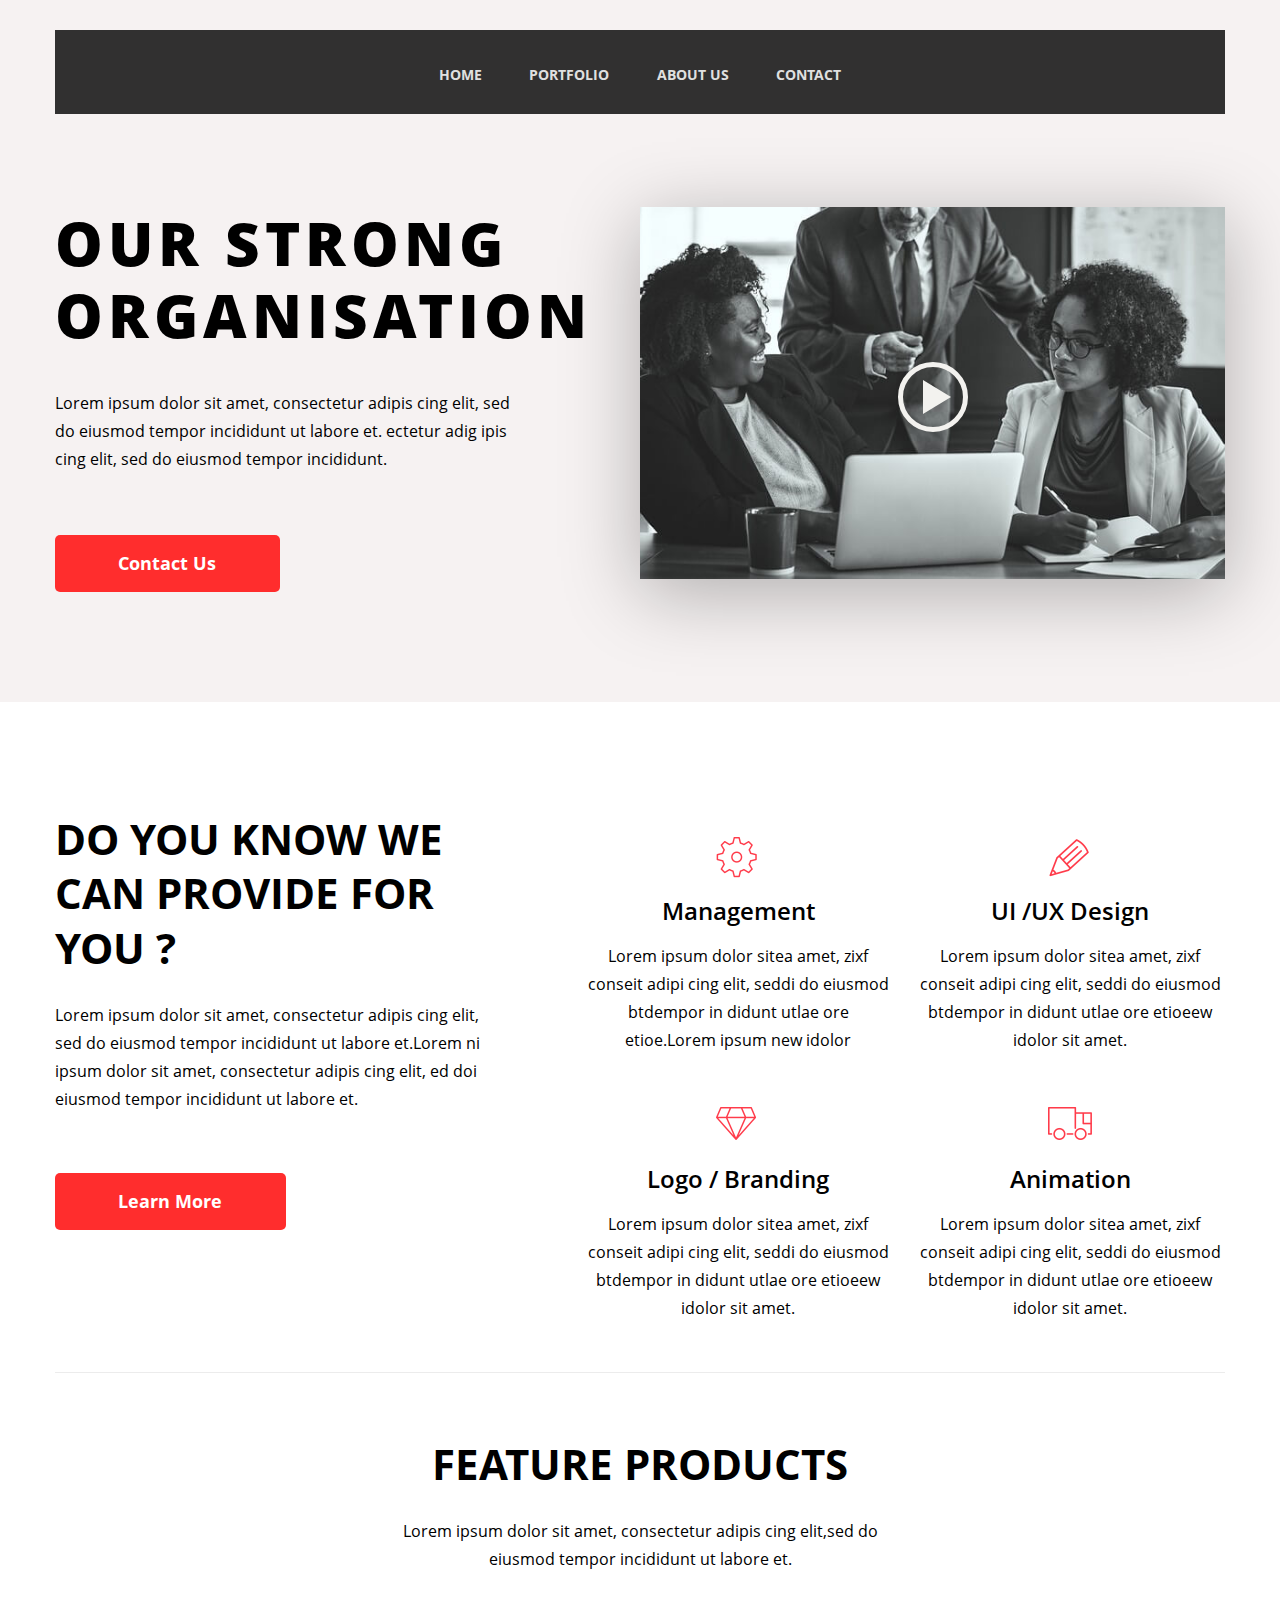
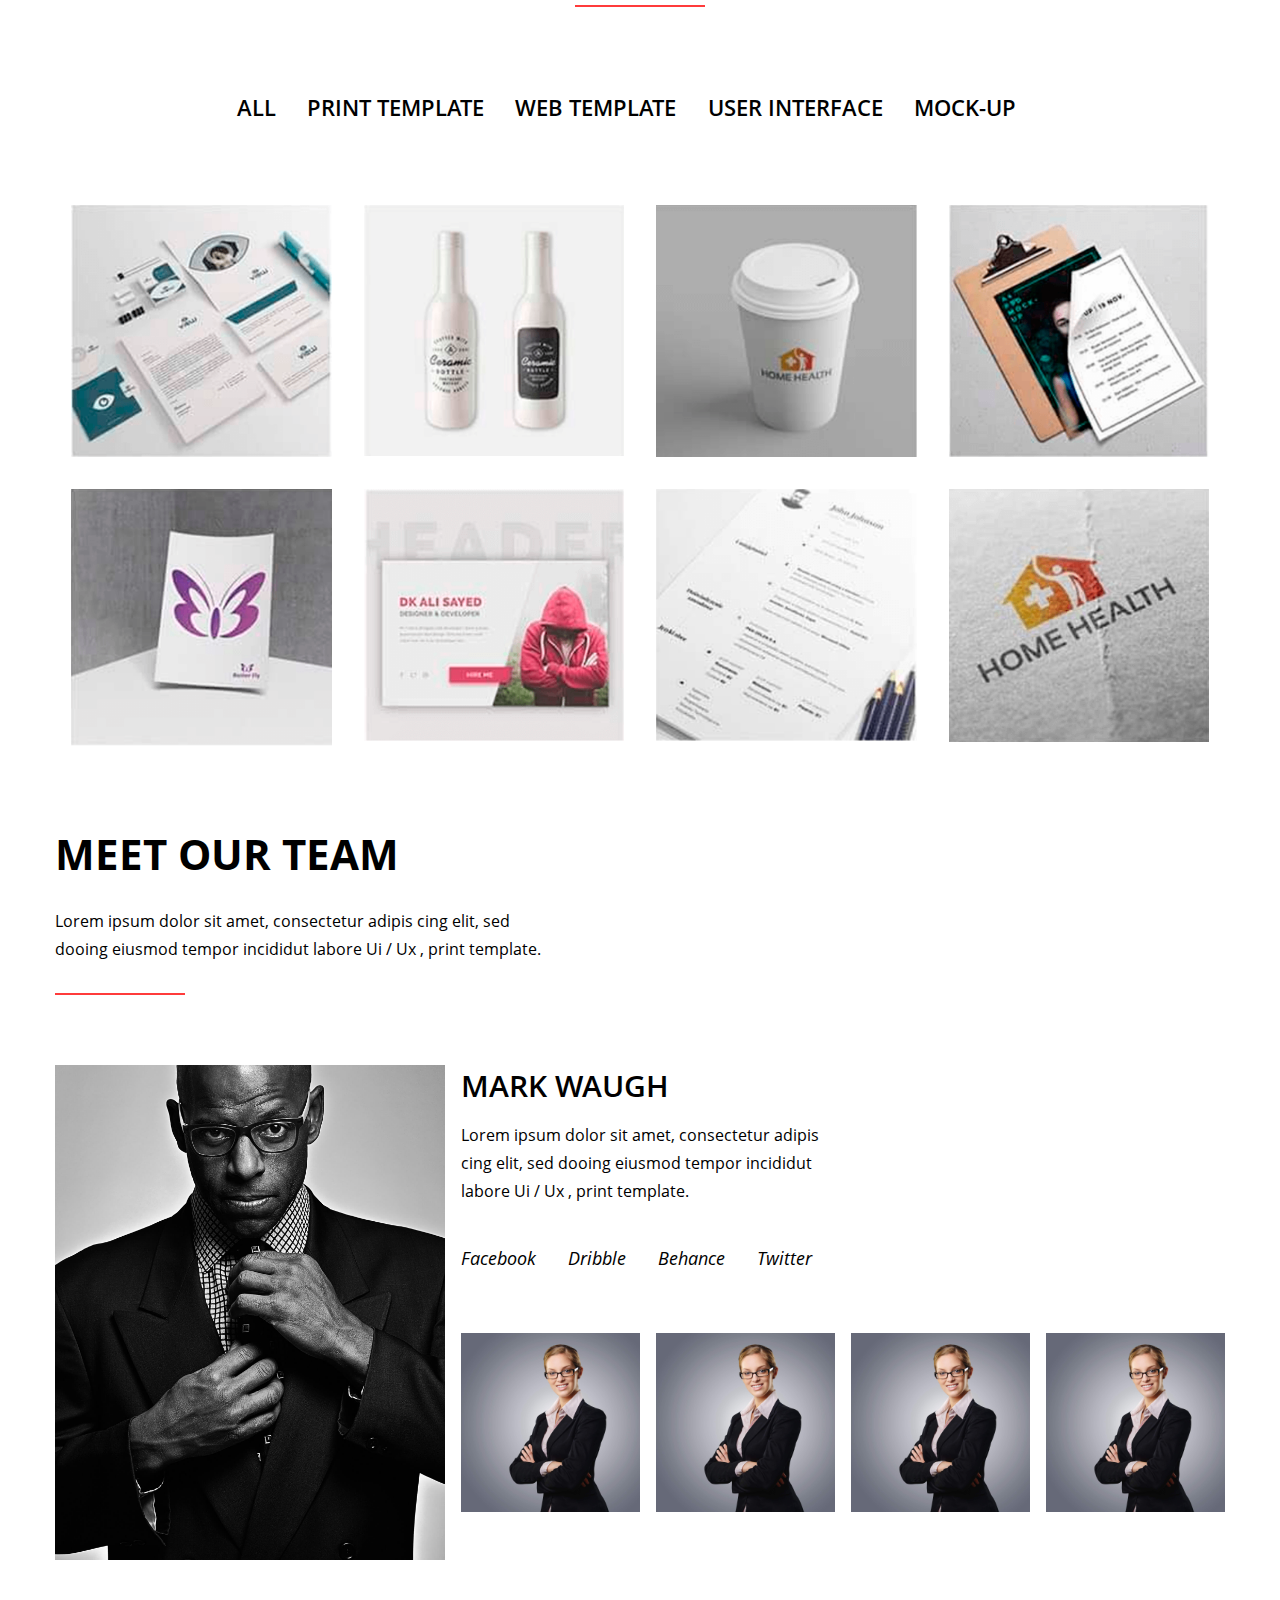
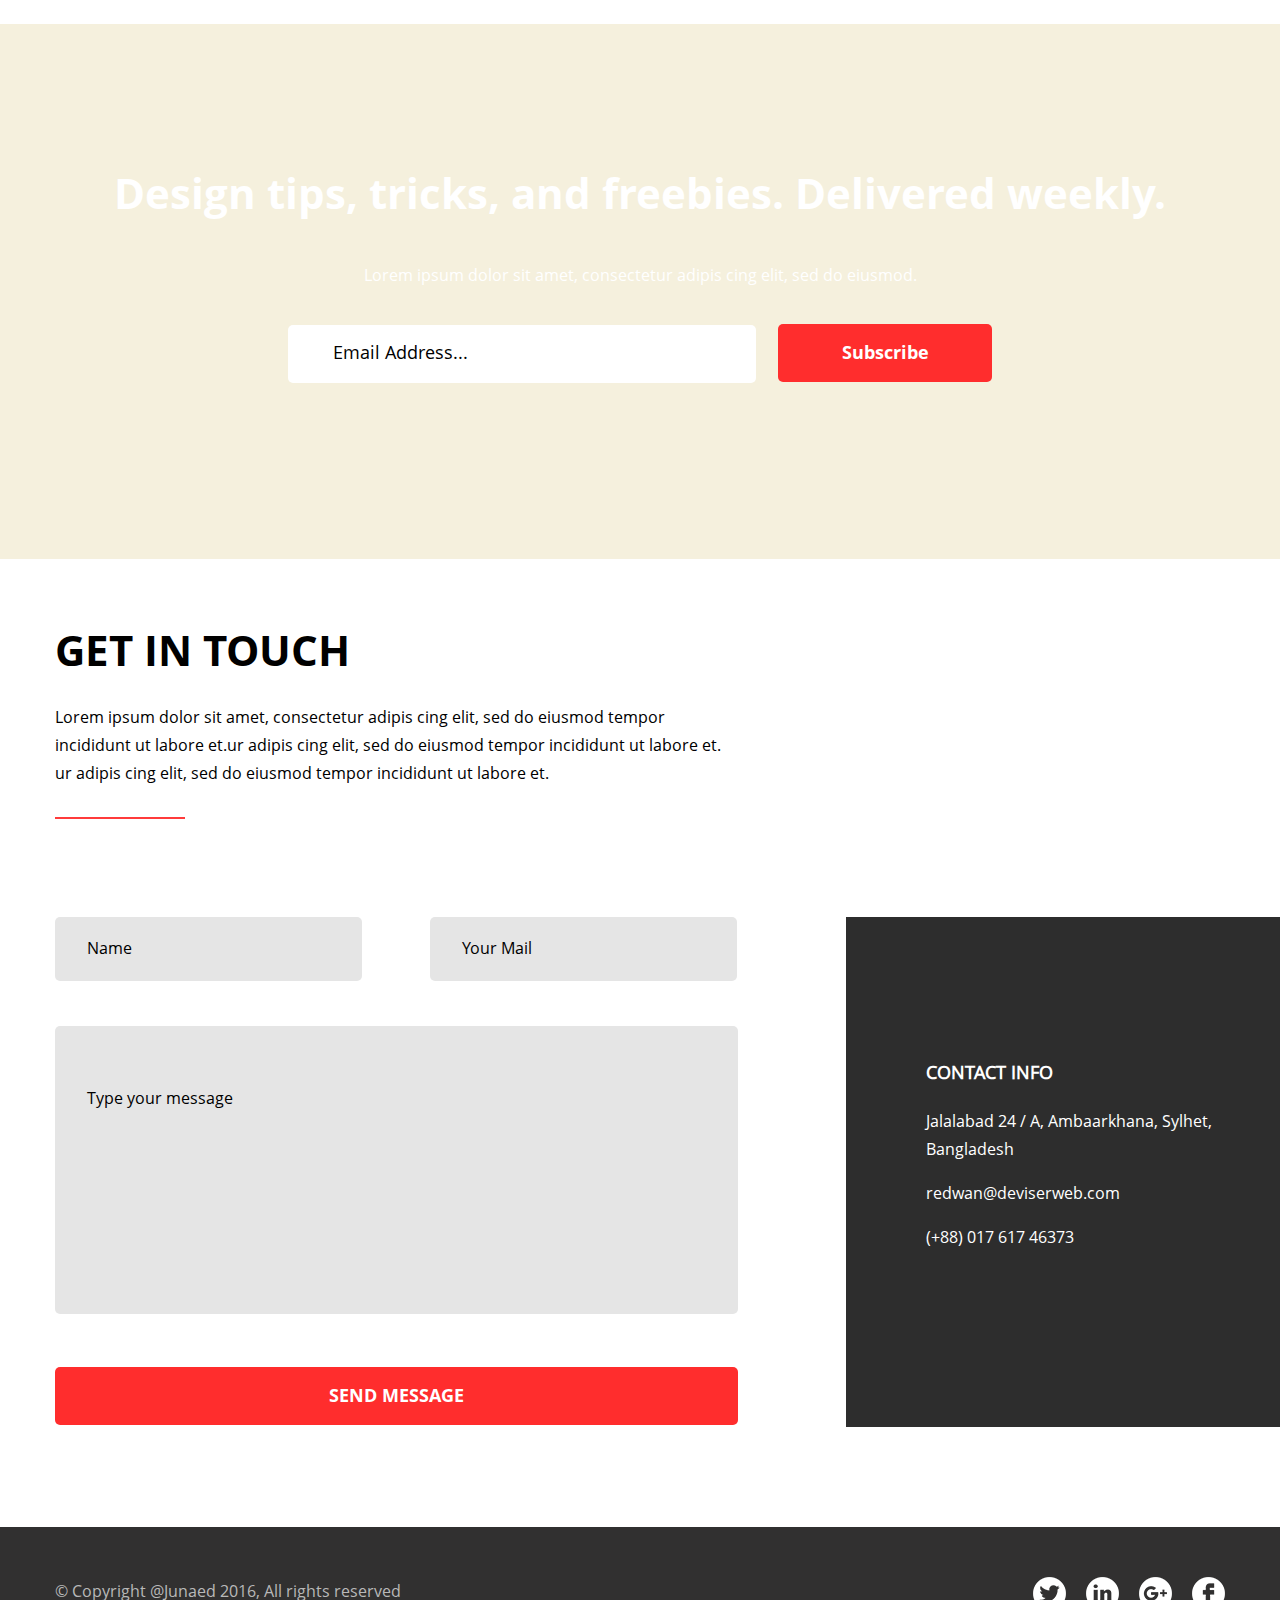
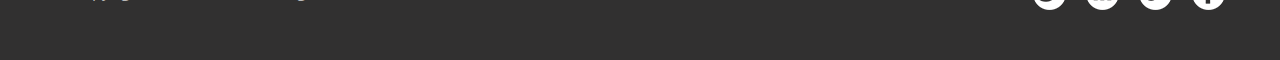
<file: Agnecy/index.html>
<!DOCTYPE html>
<html lang="zxx">
<head>
	<meta charset="UTF-8">
	<meta name="viewport" content="width=device-width, initial-scale=1.0">
	<title>Agnecy</title>
	<link rel="stylesheet" href="css/style.css">
	<link rel="stylesheet" href="css/font.css">
	<link rel="stylesheet" href="css/media.css">
</head>
<body>

	<header id="home" class="header">
		<div class="container">
			<div class="row">
				<div class="col-sm-12 col-md-12 col-lg-12">
					<div class="nav">
						<div class="menu-icon">
							<span></span>
							<span></span>
							<span></span>
							<span></span>
						</div>
						<div class="menu-links">
							<a class="links-item" href="#home">Home</a>
							<a class="links-item" href="#portfolio">Portfolio</a>
							<a class="links-item" href="#about">About us</a>
							<a class="links-item" href="#contact">Contact</a>
						</div>
					</div>
				</div>
			</div>
			<div class="row">
				<div class="col-xs-12 col-sm-6 col-md-6 col-lg-6">
					<div class="header-title">
						<h1>our strong <br>
						organisation</h1>
						<p>Lorem ipsum dolor sit amet, consectetur adipis cing elit, sed do eiusmod tempor incididunt  ut labore et. ectetur adig ipis cing elit, sed do eiusmod tempor incididunt.</p>
						<button class="btn">Contact Us</button>
					</div>
				</div>
				<div class="col-xs-12 col-sm-6 col-md-6 col-lg-6">
					<div class="play-icon"></div>
					<video class="header-video" width="550" height="355" poster="img/video.jpg">
					</video>
				</div>
			</div>
		</div>
	</header>
	<!--*************END HEADER***********-->

	<section class="capabilities">
		<div class="container">
			<div class="row">
				<div class="col-xs-12 col-sm-12 col-md-5 col-lg-5">
					<div class="capabilities-title">
						<h2>do you know we can
						provide for you ?</h2>
						<p>Lorem ipsum dolor sit amet, consectetur adipis cing elit, sed do eiusmod tempor incididunt ut labore et.Lorem ni ipsum dolor sit amet, consectetur adipis cing elit, ed doi eiusmod tempor incididunt ut labore et.</p>
						<button class="btn">Learn More</button>
					</div>
				</div>
				<div class="col-xs-12 col-sm-12 col-md-7 col-lg-7">
					<div class="services">
						<div class="services-item management">
							<i class="s-icon man"></i>
							<h3>Management</h3>
							<p>Lorem ipsum dolor sitea amet, zixf conseit  adipi cing elit, seddi do eiusmod btdempor in didunt utlae ore etioe.Lorem ipsum new idolor</p>
						</div>
						<div class="services-item design">
							<i class="s-icon des"></i>
							<h3>UI /UX Design</h3>
							<p>Lorem ipsum dolor sitea amet, zixf conseit  adipi cing elit, seddi do eiusmod btdempor in didunt utlae ore etioeew idolor sit amet.</p>
						</div>
						<div class="services-item branding">
							<i class="s-icon bran"></i>
							<h3>Logo / Branding</h3>
							<p>Lorem ipsum dolor sitea amet, zixf conseit  adipi cing elit, seddi do eiusmod btdempor in didunt utlae ore etioeew idolor sit amet.</p>
						</div>
						<div class="services-item animation">
							<i class="s-icon anim"></i>
							<h3>Animation</h3>
							<p>Lorem ipsum dolor sitea amet, zixf conseit  adipi cing elit, seddi do eiusmod btdempor in didunt utlae ore etioeew idolor sit amet.</p>
						</div>
					</div>
				</div>
			</div>
		</div>
	</section>
<!--*************END CAPABILITIES*************-->

	<section id="portfolio" class="products">
		<div class="container">
			<div class="row">
				<div class="section-title">
					<h2>Feature products</h2>
					<div class="descr">
						<p>Lorem ipsum dolor sit amet, consectetur adipis cing elit,sed do eiusmod tempor incididunt ut labore et.</p>
					</div>
				</div>
				<div class="menu-products">
					<ul>
						<li>All</li>
						<li>Print template</li>
						<li>Web template</li>
						<li>User interface</li>
						<li>Mock-up</li>
					</ul>
				</div>
				<div class="grid-products">
					<div class="col-xs-6 col-sm-3 col-md-3 col-lg-3 item-products">
						<img src="img/product-1.png" Alt="photo" />
					</div>
					<div class="col-xs-6 col-sm-3 col-md-3 col-lg-3 item-products">
						<img src="img/product-2.png" Alt="photo" />
					</div>
					<div class="col-xs-6 col-sm-3 col-md-3 col-lg-3 item-products">
						<img src="img/product-3.png" Alt="photo" />
					</div>
					<div class="col-xs-6 col-sm-3 col-md-3 col-lg-3 item-products">
						<img src="img/product-4.png" Alt="photo" />
					</div>
					<div class="col-xs-6 col-sm-3 col-md-3 col-lg-3 item-products">
						<img src="img/product-5.png" Alt="photo" />
					</div>
					<div class="col-xs-6 col-sm-3 col-md-3 col-lg-3 item-products">
						<img src="img/product-6.png" Alt="photo" />
					</div>
					<div class="col-xs-6 col-sm-3 col-md-3 col-lg-3 item-products">
						<img src="img/product-7.png" Alt="photo" />
					</div>
					<div class="col-xs-6 col-sm-3 col-md-3 col-lg-3 item-products">
						<img src="img/product-8.png" Alt="photo" />
					</div>
				</div>
			</div>
		</div>
	</section>
<!--*************END PRODUCTS*************-->

	<section id="about" class="our-team">
		<div class="container">
			<div class="row">
				<div class=" col-md-5 col-lg-5">
					<div class="section-title">
						<h2>Meet our team</h2>
						<div class="descr">
							<p>Lorem ipsum dolor sit amet, consectetur adipis cing elit, sed dooing eiusmod tempor incididut labore Ui / Ux , print template.</p>
						</div>
					</div>
				</div>
			</div>
			<div class="row">
				<div class="col-xs-12 col-sm-12 col-md-3 col-lg-4">
					<div class="photo-team-member">
						<img src="img/man.jpg" alt="Alt" />
					</div>
				</div>
				<div class="col-xs-12 col-sm-12 col-md-9 col-lg-8">
					<div class="info-team-member">
						<div class="row">
							<div class="col-md-6">
								<h3>Mark Waugh</h3>
								<p>Lorem ipsum dolor sit amet, consectetur adipis cing elit, sed dooing eiusmod tempor incididut labore Ui / Ux , print template.</p>
								<ul>
									<li><a href="#">Facebook</a></li>
									<li><a href="#">Dribble</a></li>
									<li><a href="#">Behance</a></li>
									<li><a href="#">Twitter</a></li>
								</ul>
							</div>
						</div>
					</div>
					<div class="row">
						<div class="col-xs-6 col-sm-3 col-md-3 col-lg-3">
							<div class="team-member">
								<img src="img/woman.jpg" alt="Alt" />
								<div class="member-item-cont">
									<span>sokina jue</span>
								</div>
							</div>
						</div>
						<div class="col-xs-6 col-sm-3 col-md-3 col-lg-3">
							<div class="team-member">
								<img src="img/woman.jpg" alt="Alt" />
								<div class="member-item-cont">
									<span>sokina jue</span>
								</div>
							</div>
						</div>
						<div class="col-xs-6 col-sm-3 col-md-3 col-lg-3">
							<div class="team-member">
								<img src="img/woman.jpg" alt="Alt" />
								<div class="member-item-cont">
									<span>sokina jue</span>
								</div>
							</div>
						</div>
						<div class="col-xs-6 col-sm-3 col-md-3 col-lg-3">
							<div class="team-member">
								<img src="img/woman.jpg" alt="Alt" />
								<div class="member-item-cont">
									<span>sokina jue</span>
								</div>
							</div>
						</div>
					</div>
				</div>
			</div>
		</div>
	</section>
<!--*************END OUR-TEAM*************-->

	<section class="distribution">
		<div class="container">
			<div class="row">
				<div class="col-xs-12">
					<h3>Design tips, tricks, and freebies. Delivered weekly.</h3>
					<p>Lorem ipsum dolor sit amet, consectetur adipis cing elit, sed do eiusmod.</p>
					<form action="#">
						<input type="text" placeholder="Email Address...">
						<button class="btn">Subscribe</button>
					</form>
				</div>
			</div>
		</div>
	</section>
<!--*************END DISTRIBUTION*************-->

	<section id="contact" class="contact">
		<div class="container">
			<div class="row">
				<div class="col-md-7 col-lg-7">
					<div class="section-title">
						<h2>get in touch</h2>
						<div class="descr">
							<p>Lorem ipsum dolor sit amet, consectetur adipis cing elit, sed do eiusmod tempor incididunt ut labore et.ur adipis cing elit, sed do eiusmod tempor incididunt ut labore et. ur adipis cing elit, sed do eiusmod tempor incididunt ut labore et.</p>
						</div>
					</div>
				</div>
			</div>
			<div class="row">
				<div class="col-xs-12 col-md-7 col-lg-7">
					<form action="#" class="main-form">
						<input type="text" placeholder="Name">
						<input type="email" placeholder="Your Mail">
						<textarea name="message" placeholder="Type your message"></textarea>
						<button class="btn">Send message</button>
					</form>
				</div>
				<div class="col-xs-12 col-md-5 col-lg-5">
					<div class="wrap-contact">
						<div class="contact-info">
							<h3>Contact info</h3>
							<p>Jalalabad 24 / A, Ambaarkhana, Sylhet,
							Bangladesh</p>
							<p><a href="#">redwan@deviserweb.com</a></p>
							<p>(+88) 017 617 46373</p>
						</div>
					</div>
				</div>
			</div>
		</div>
	</section>
<!--*************END CONTACT*************-->

	<footer class="footer">
		<div class="container">
			<div class="row">
				<div class="col-xs-12">
					<p>&copy; Copyright @Junaed 2016, All rights reserved</p>
					<div class="social-wrap">
						<a class="tw" href="#" target=_blank>&nbsp;</a>
						<a class="in" href="#" target=_blank>&nbsp;</a>
						<a class="gplus" href="#" target=_blank>&nbsp;</a>
						<a class="fc" href="#" target=_blank>&nbsp;</a>
					</div>
				</div>
			</div>
		</div>
	</footer>
<!--*************END FOOTER*************-->

	<script src="jquery/jquery-2.1.3.min.js"></script>
	<script src="js/common.js"></script>
	<script src="libs/PageScroll2id.min.js"></script>
</body>
</html>
</file>
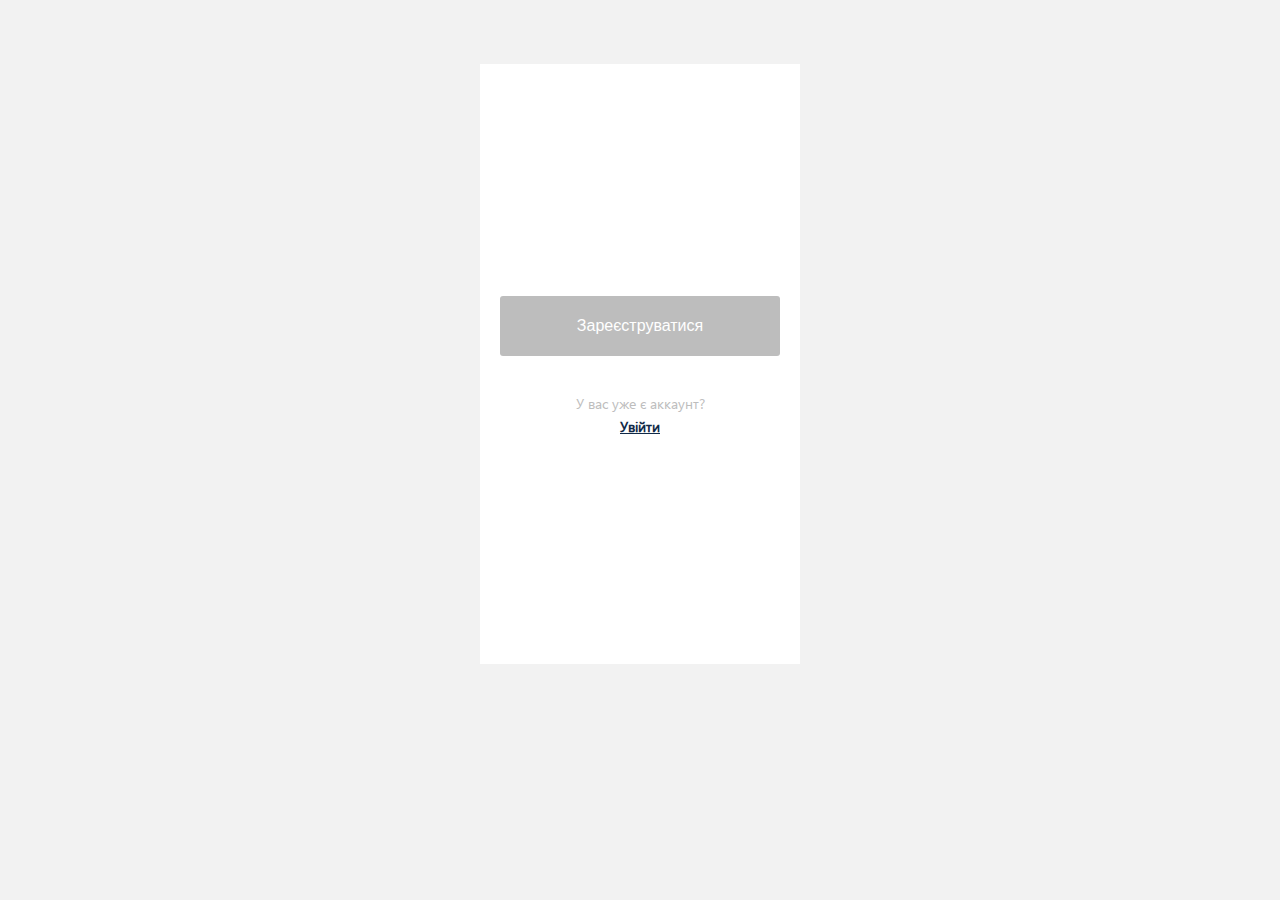
<file: Form/index.html>
<!DOCTYPE html>
<html lang="uk">
<head>
	<meta charset="UTF-8">
	<meta name="viewport" content="width=device-width, initial-scale=1.0">
	<link rel="stylesheet" href="css/style.css">
	<link rel="stylesheet" href="css/font.css">
	<title>Document</title>
</head>
<body>
	<script>
		function checkParams() {
			var name = $('#username').val();
			var email = $('#email').val();
			var pass1 = $('#password1').val();
			var pass2 = $('#password2').val();

			if(name.length != 0 && email.length != 0 && pass1.length != 0 && pass2.length != 0) {
					$('#sign-up2').removeAttr('disabled');
				} else {
						$('#sign-up2').attr('disabled', 'disabled');
					}
		};
	</script>
	<div class="form">
		<!--====================== FORM-REGISTER ======================-->
		<form action="#" autocomplete="off" class="form__register">
			<div class="form__register__wrap">
				<h3>Реєстрація</h3>
				<!--=====================================-->
				<fieldset class="register-group">
					<input required type="text" name="username" id="username" placeholder=" " minlength="3" onkeyup='checkParams()'>
					<label for="username">Логін</label>
				</fieldset>
				<!--=====================================-->
				<fieldset class="register-group">
					<input required type="email" name="email" id="email" placeholder=" " onkeyup='checkParams()'>
					<label for="email">Email</label>
				</fieldset>
				<!--=====================================-->
				<fieldset class="register-group">
					<input required type="password" name="password1" id="password1" placeholder=" " maxlength="100" minlength="8" onkeyup='checkParams()'>
					<label for="password1">Пароль</label>
				</fieldset>
				<!--=====================================-->
				<fieldset class="register-group">
					<input required type="password" name="password2" id="password2" placeholder=" " maxlength="100" minlength="8" onkeyup='checkParams()'>
					<label for="password2">Повторіть пароль</label>
				</fieldset>
				<!--=====================================-->
			</div>
			<button id="sign-up2" class="form__register__sign-up" type="submit" disabled>Зареєструватися</button>
			<p class="form__register__message">У вас уже є аккаунт?</p>
			<a href="#" class="form__register__login">Увійти</a>
		</form>
		<!--====================== END FORM-REGISTER ======================-->

		<!--====================== FORM-PENDING ===========================-->
		<div class="form__pending">
			<button id="sign-up1" class="form__pending__sign-up" type="button">Зареєструватися</button>
			<p class="form__pending__message">У вас уже є аккаунт?</p>
			<a href="#" class="form__pending__login">Увійти</a>
		</div>
		<!--====================== END FORM-PENDING =======================-->

		<!--====================== FORM-CONFIRMATION ======================-->
		<div class="form__confirmation">
			<button class="form__confirmation__tick"><img src="img/ok.svg"></button>
			<p class="form__confirmation__message-report">На вашу пошту було надіслано лист. Перейдіть за посиланням для активації аккаунту</p>
		</div>
		<!--====================== END FORM-CONFIRMATION ==================-->
	</div>

	<script src="libs/jquery-2.1.3.min.js"></script>
	<script src="libs/common.js"></script>
</body>
</html>
</file>
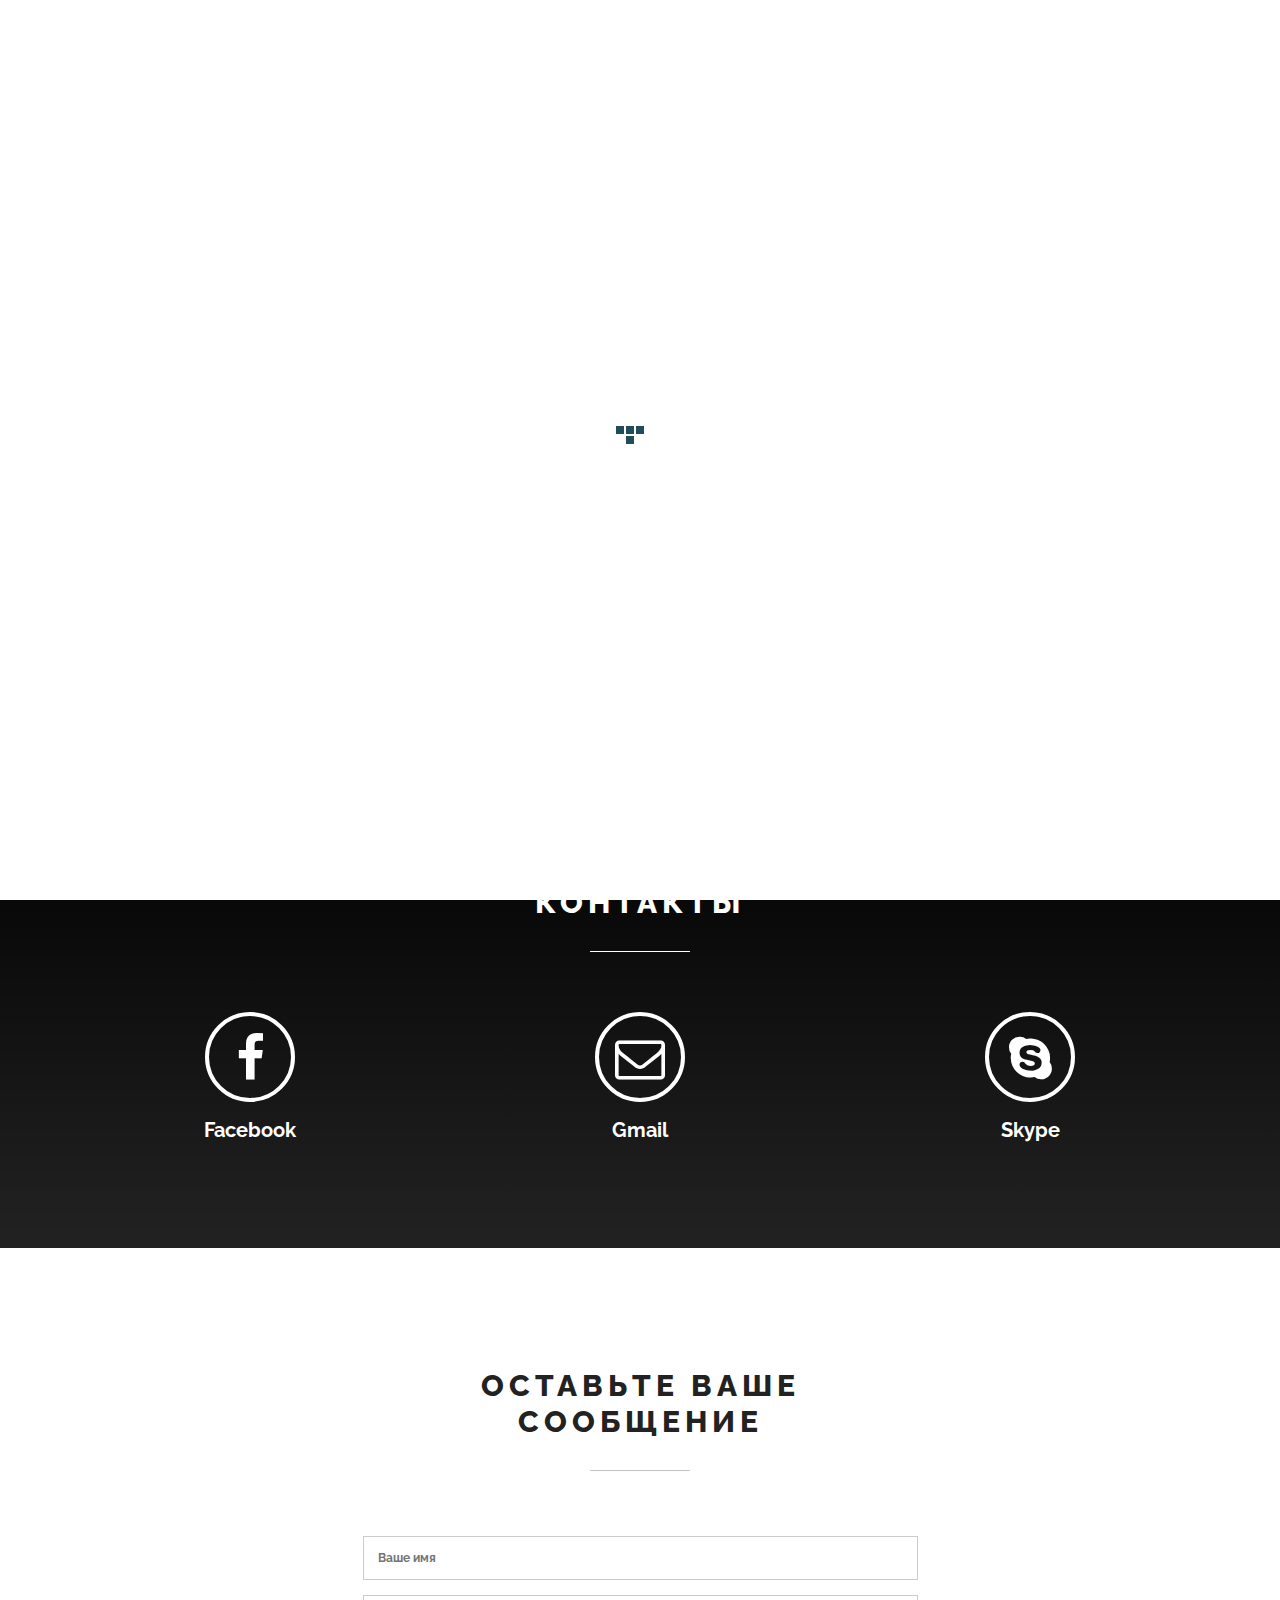
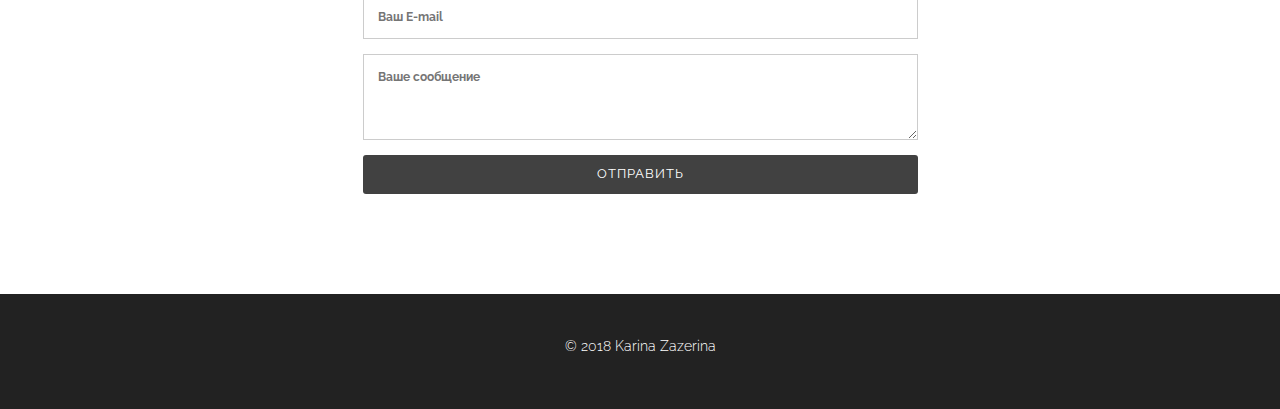
<file: karina/index.html>
<!DOCTYPE html>
<html lang="ru">
<head>
	<meta charset="UTF-8">
	<meta name="viewport" content="width=device-width, initial-scale=1.0">
	<meta name="description" content="">
	<meta name="KarinaZazerina" content="portfolio">
	<title>Portfolio</title>
	<link rel="shortcut icon" href="images/favicon.ico" type="image/x-icon">
	<link href="bootstrap/css/bootstrap.min.css" rel="stylesheet" media="screen">
	<link href="css/font-awesome.min.css" rel="stylesheet" media="screen">
	<link href="css/style.min.css" rel="stylesheet" media="screen">
	<link href="css/media.min.css" rel="stylesheet">
	<link href="css/animate.min.css" rel="stylesheet">

</head>
<body>

	<!-- Preloader -->

	<div class="preloader">
		<div class="status"></div>
	</div>

	<!-- Home start -->

	<section id="home" class="home screen-height">
		<div class="home-overlay"></div>
		<div class="intro">
			<h1>Верстальщик</h1>
			<div class="line_position">trainee Front-end developer</div>
			<div class="line_name">Карина Зазерина</div>
		</div>

		<a href="#portfolio">
			<div class="scroll-down">
				<span>
					<i class="fa fa-angle-down fa-2x"></i>
				</span>
			</div>
		</a>

	</section>

	<!-- Home end -->

	<!-- Portfolio start -->

	<section id="portfolio" class="pfblock">
		<div class="container">
			<div class="row">

				<div class="col-sm-6 col-sm-offset-3">
					<div class="pfblock-header wow fadeInUp">
						<h2 class="pfblock-title">Мои работы</h2>
						<div class="pfblock-line"></div>
					</div>
				</div>

			</div><!-- .row -->


			<div class="row">

				<div class="col-xs-12 col-sm-6 col-md-4">
					<div class="grid wow zoomIn animated">
						<a href="https://z-karina.github.io/Printe">
							<figure class="effect-bubba">
								<img src="images/item-1.png" alt="img01"/>
								<figcaption>
									<h3>Printe</h3>
								</figcaption>
							</figure>
						</a>
					</div>
				</div>

				<div class="col-xs-12 col-sm-6 col-md-4">
					<div class="grid wow zoomIn animated">
						<a href="https://z-karina.github.io/MoGo">
							<figure class="effect-bubba">
								<img src="images/item-2.png" alt="img02"/>
								<figcaption>
									<h3>Welcome to Mogo</h3>
								</figcaption>
							</figure>
						</a>
					</div>
				</div>

				<div class="col-xs-12 col-sm-6 col-md-4">
					<div class="grid wow zoomIn animated">
						<a href="https://z-karina.github.io/Startup">
							<figure class="effect-bubba">
								<img src="images/item-3.png" alt="img03"/>
								<figcaption>
									<h3>Welcome to Startup</h3>
								</figcaption>
							</figure>
						</a>
					</div>
				</div>

				<div class="col-xs-12 col-sm-6 col-md-4">
					<div class="grid wow zoomIn animated">
						<a href="https://z-karina.github.io/Agnecy">
							<figure class="effect-bubba">
								<img src="images/item-4.png" alt="img04"/>
								<figcaption>
									<h3>Agency</h3>
								</figcaption>
							</figure>
						</a>
					</div>
				</div>

				<div class="col-xs-12 col-sm-6 col-md-4">
					<div class="grid wow zoomIn animated">
						<a href="https://z-karina.github.io/Shoes">
							<figure class="effect-bubba">
								<img src="images/item-5.png" alt="img05"/>
								<figcaption>
									<h3>Fooseshoes</h3>
								</figcaption>
							</figure>
						</a>
					</div>
				</div>

				<div class="col-xs-12 col-sm-6 col-md-4">
					<div class="grid wow zoomIn animated">
						<a href="https://z-karina.github.io/Form">
							<figure class="effect-bubba">
								<img src="images/item-6.png" alt="img06"/>
								<figcaption>
									<h3>Registration form</h3>
								</figcaption>
							</figure>
						</a>
					</div>
				</div>

			</div>


		</div><!-- .contaier -->

	</section>

	<!-- Portfolio end -->



	<!-- Contact social start -->

	<section id="contact_social" class="contact_social pfblock">
		<div class="container">
			<div class="row">
				<div class="col-sm-6 col-sm-offset-3">
					<div class="pfblock-header wow fadeInUp">
						<h2 class="pfblock-title">Контакты</h2>
						<div class="pfblock-line"></div>
					</div>
				</div>
			</div>
			<div class="row">

					<div class="col-sm-4 col-md-4">
						<div class="icon_item">
							<div class="icon fb">
								<a href="https://www.facebook.com/karina.oryol" target="_blank"><i class="fa fa-facebook"></i></a>
							</div>
							<span>Facebook</span>
						</div>
					</div>

					<div class="col-sm-4 col-md-4">
						<div class="icon_item">
							<div class="icon gm">
								<a href="mailto:rosaline1306@gmail.com"><i class="fa fa-envelope-o"></i></a>
							</div>
							<span>Gmail</span>
						</div>
					</div>

					<div class="col-sm-4 col-md-4">
						<div class="icon_item">
							<div class="icon sk">
								<a href="skype:karina-orel?chat"><i class="fa fa-skype"></i></a>
							</div>
							<span>Skype</span>
						</div>
					</div>

			</div>
		</div>
	</section>

	<!-- Contact social end -->


	<!-- Contact start -->

	<section id="contact" class="pfblock">
		<div class="container">
			<div class="row">

				<div class="col-sm-6 col-sm-offset-3">
					<div class="pfblock-header wow fadeInUp">
						<h2 class="pfblock-title">Оставьте Ваше сообщение</h2>
						<div class="pfblock-line"></div>
					</div>
				</div>

			</div><!-- .row -->

			<div class="row">

				<div class="col-sm-6 col-sm-offset-3">
						<form action="https://formspree.io/andreevna156@gmail.com" class="main_form" novalidate target="_blank" method="POST">
							<label class="form-group">
								<input type="text" name="name" placeholder="Ваше имя" data-validation-required-message="Вы не ввели имя" required />
								<span class="help-block text-danger"></span>
							</label>

							<label class="form-group">
								<input type="email" name="email" placeholder="Ваш E-mail" data-validation-required-message="Некорректно введен E-mail" required />
								<span class="help-block text-danger"></span>
							</label>

							<label class="form-group">
								<textarea  name="message" placeholder="Ваше сообщение" data-validation-required-message="Вы не ввели сообщение" required></textarea>
								<span class="help-block text-danger"></span>
							</label>

							<button type="submit" class="btn wow fadeInUp" data-wow-delay=".3s">Отправить</button>
						</form>
				</div>

			</div><!-- .row -->
		</div><!-- .container -->
	</section>

	<!-- Contact end -->

	<!-- Footer start -->

	<footer id="footer" class="footer">
		<div class="container">
			<div class="row">

				<div class="col-sm-12">
					<p class="copyright">&copy; 2018 Karina Zazerina</p>
				</div>

			</div><!-- .row -->
		</div><!-- .container -->
	</footer>

	<!-- Footer end -->

	<!-- Scroll to top -->

	<div class="scroll-up">
		<a href="#home"><i class="fa fa-angle-up"></i></a>
	</div>

    <!-- Scroll to top end-->

	<!-- Javascript files -->

	<script async src="js/jquery.min.js"></script>
	<script async src="js/custom.js"></script>
	<script async src="js/jquery.parallax-1.1.3.js"></script>
	<script async src="js/smoothscroll.js"></script>
	<script async src="js/wow.min.js"></script>
	<script async src="js/modernizr.custom.js"></script>
	<script async src="js/jqBootstrapValidation.js"></script>
	<script async src="bootstrap/js/bootstrap.min.js"></script>


</body>
</html>
</file>
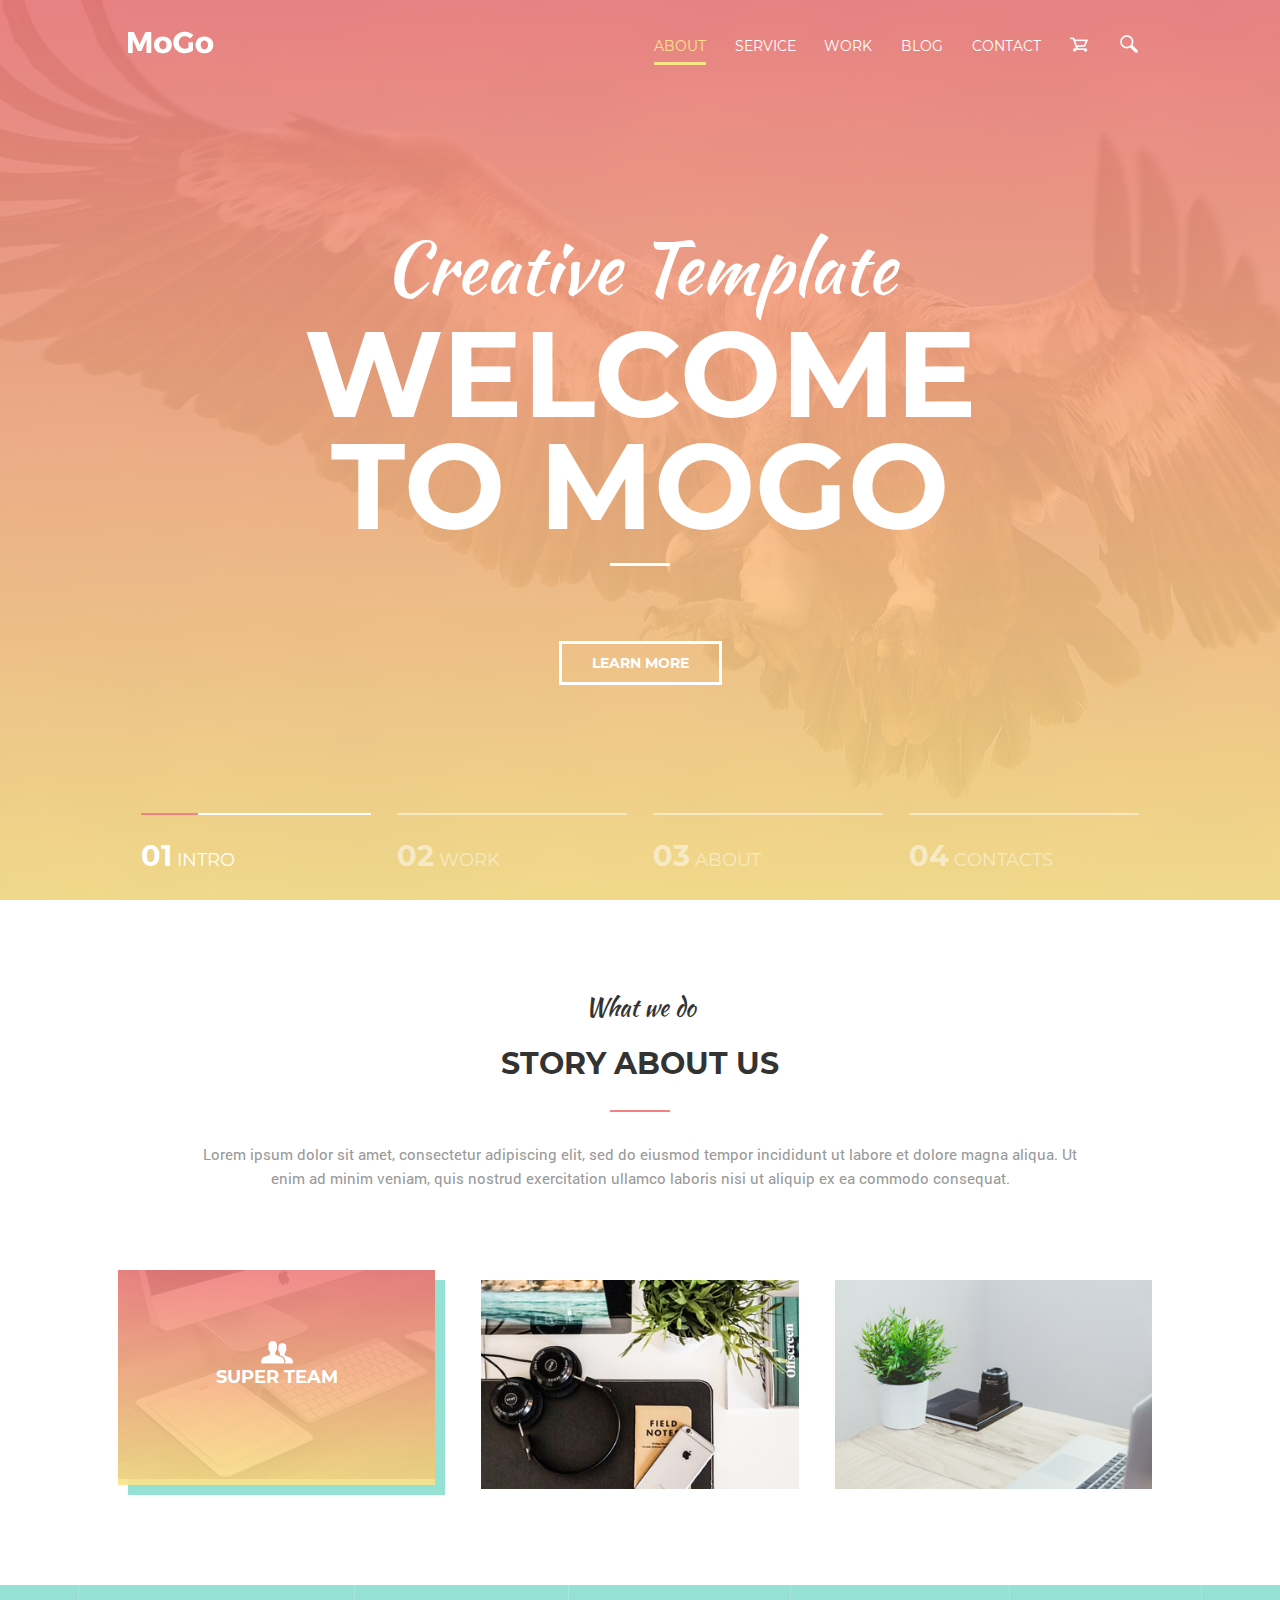
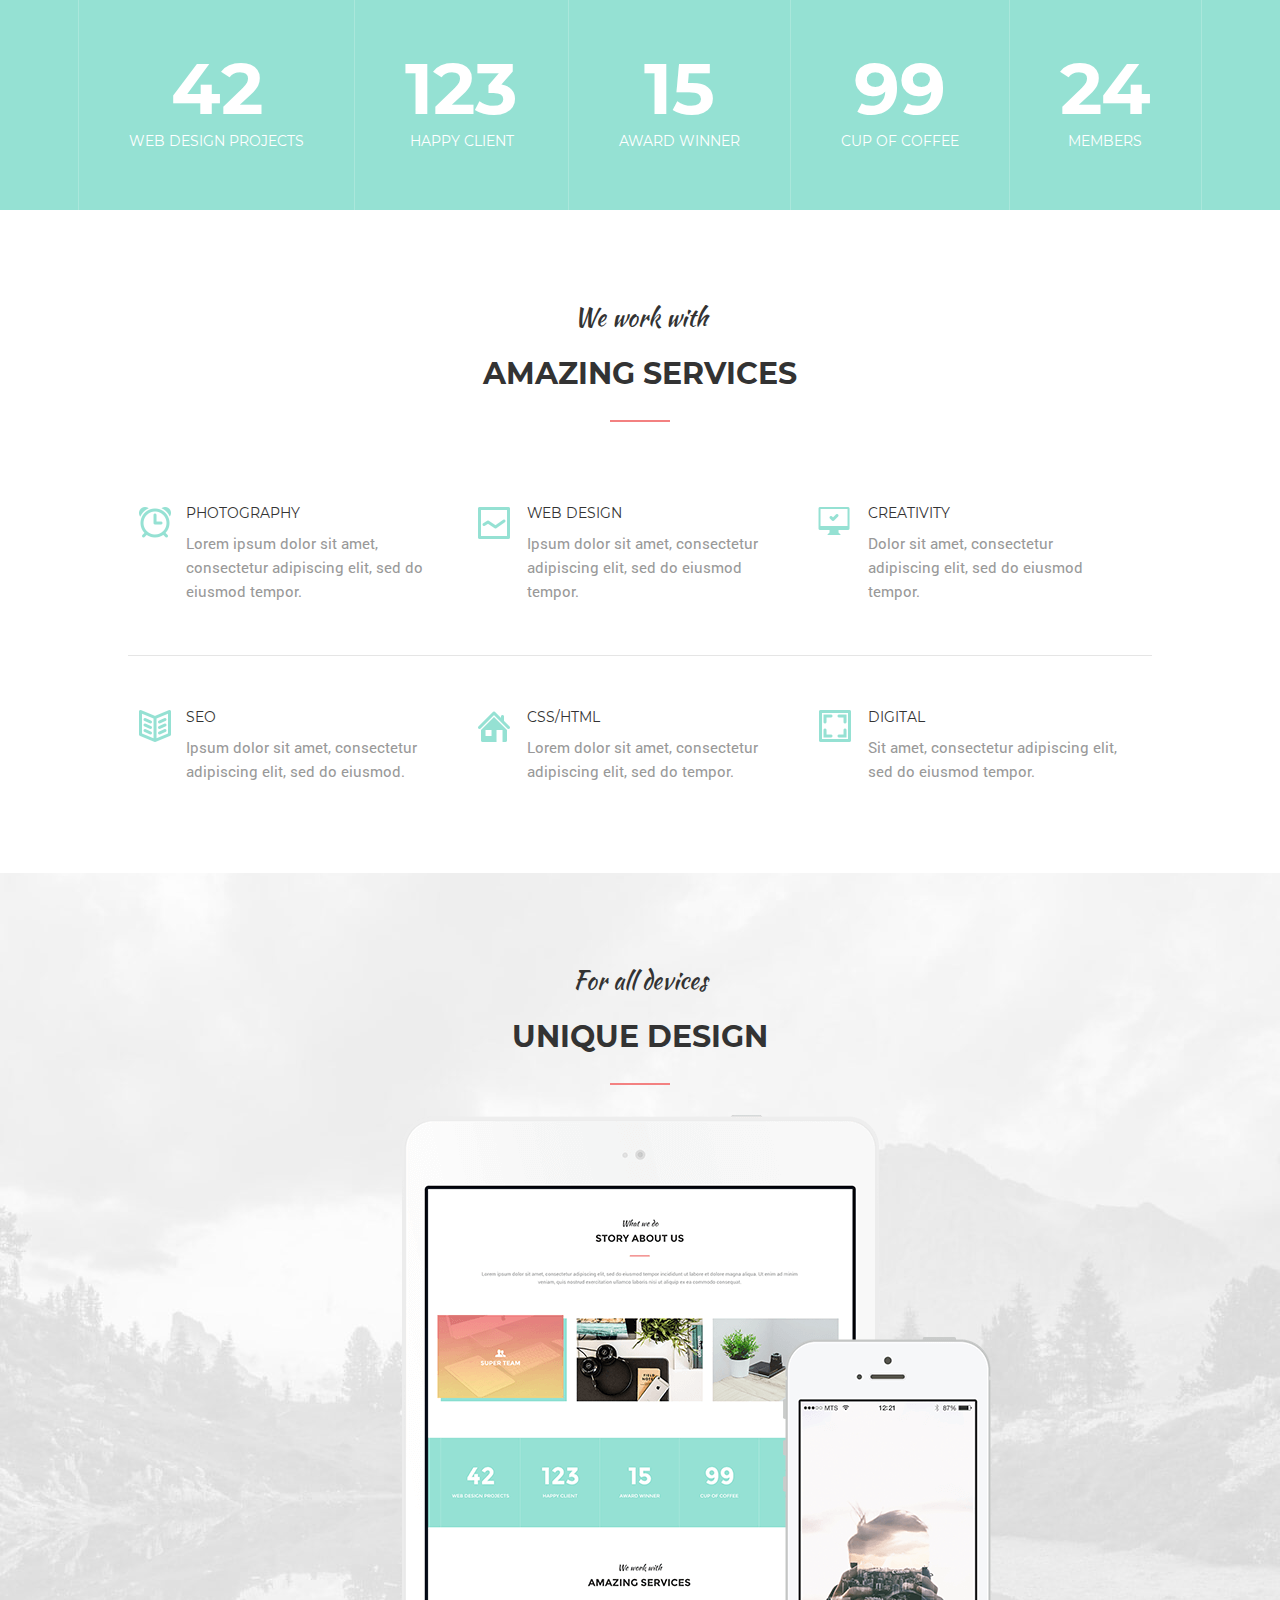
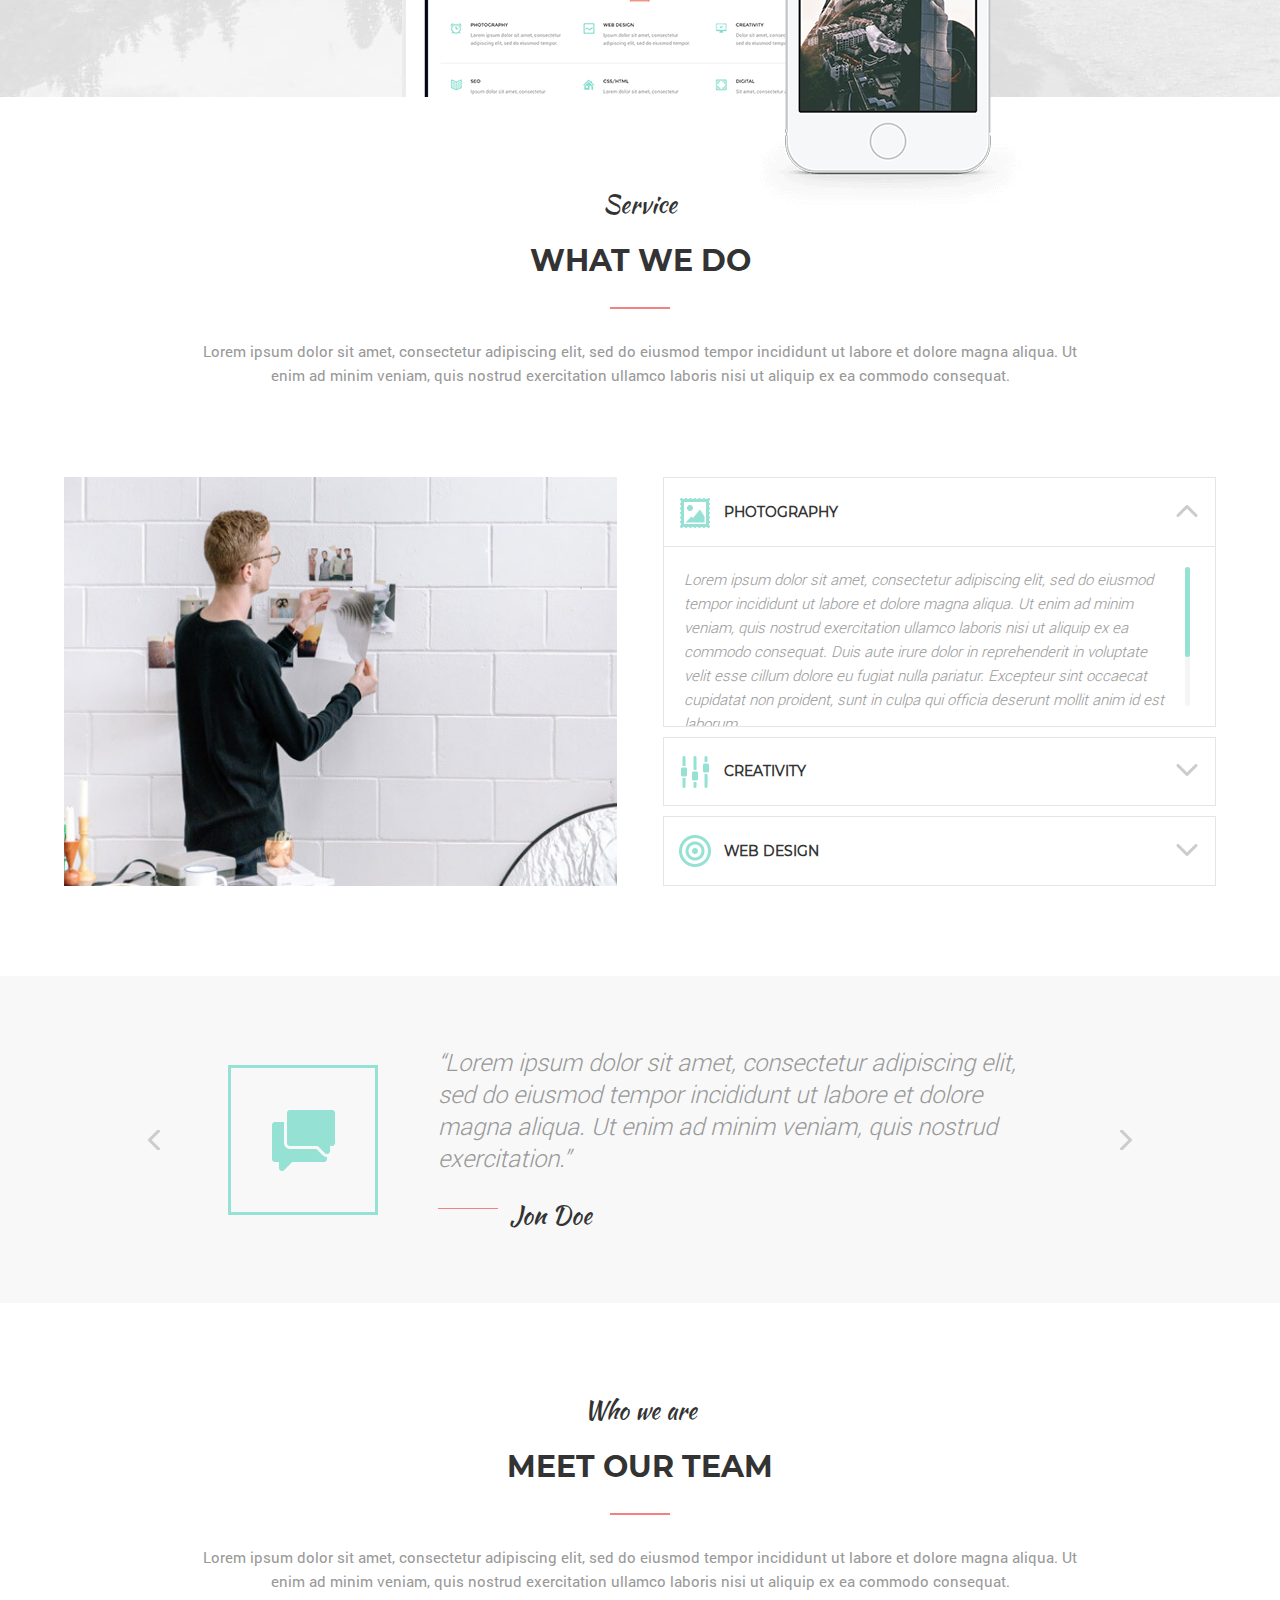
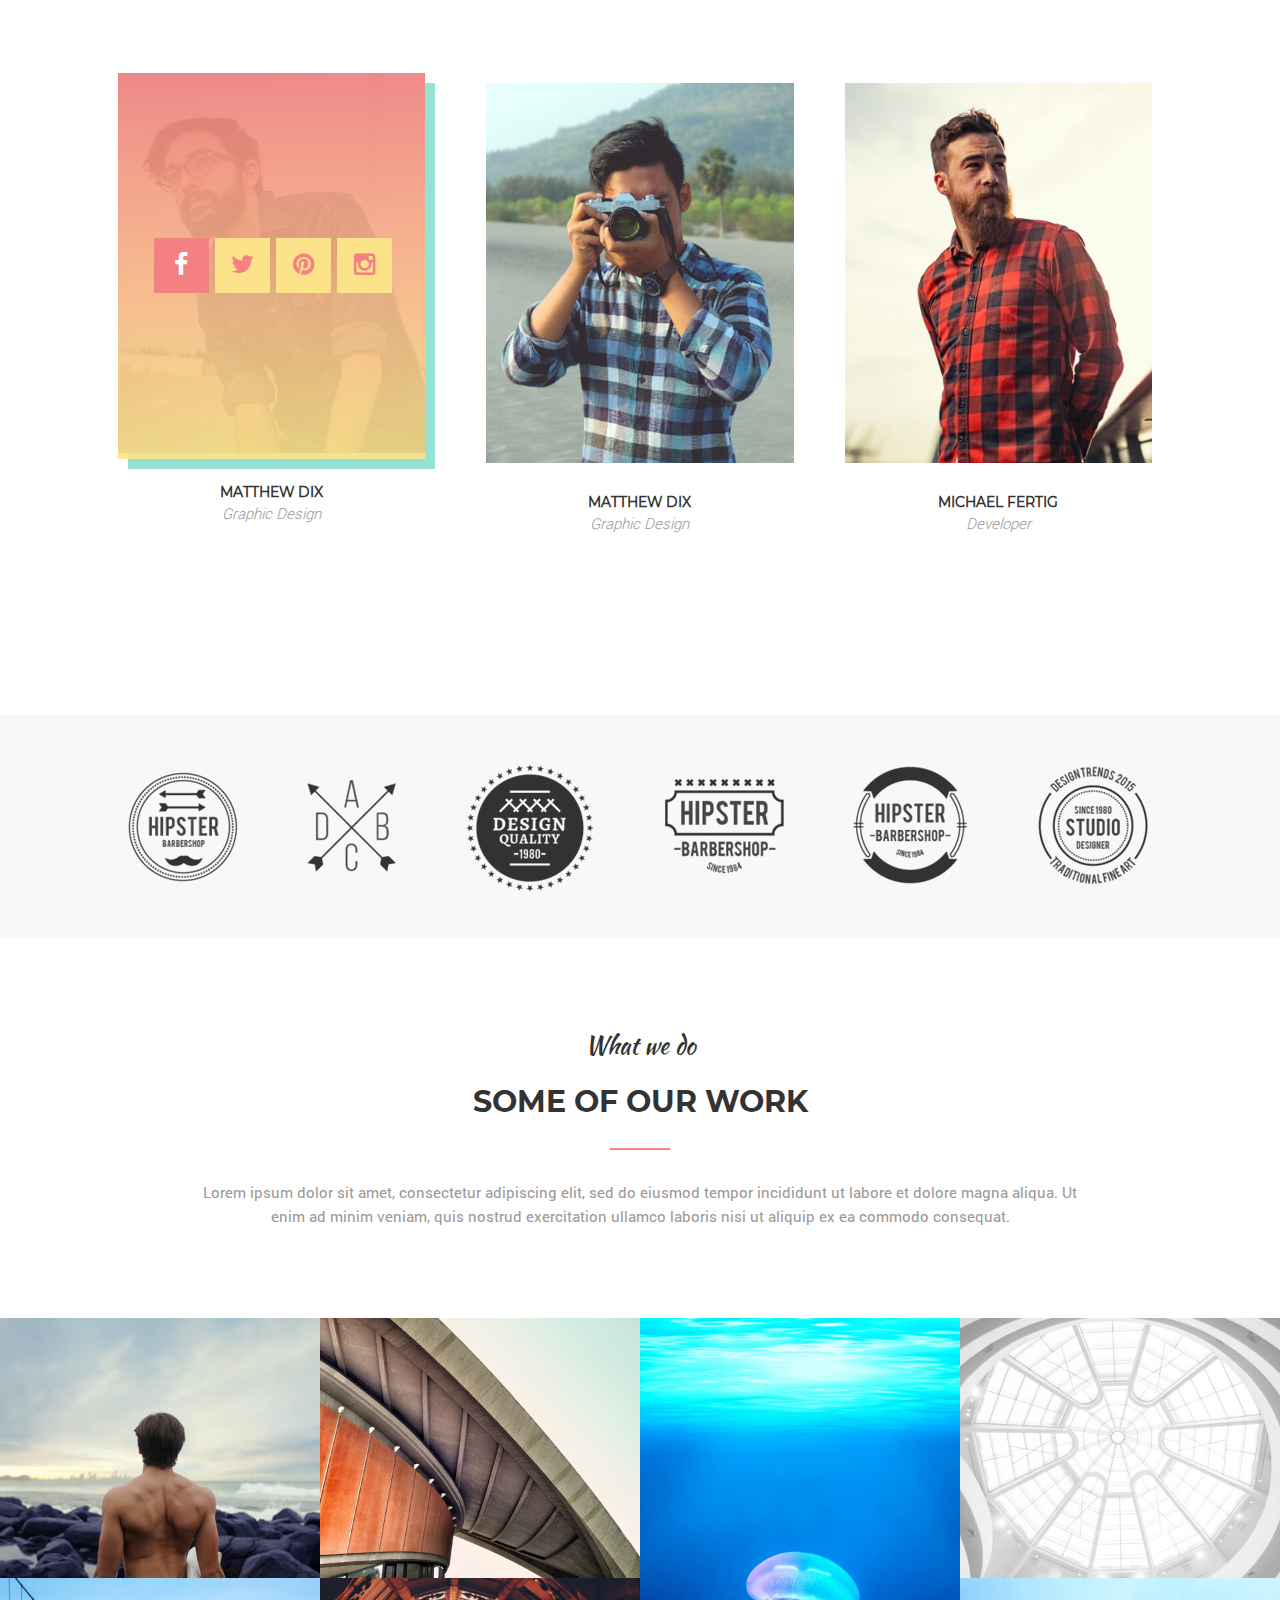
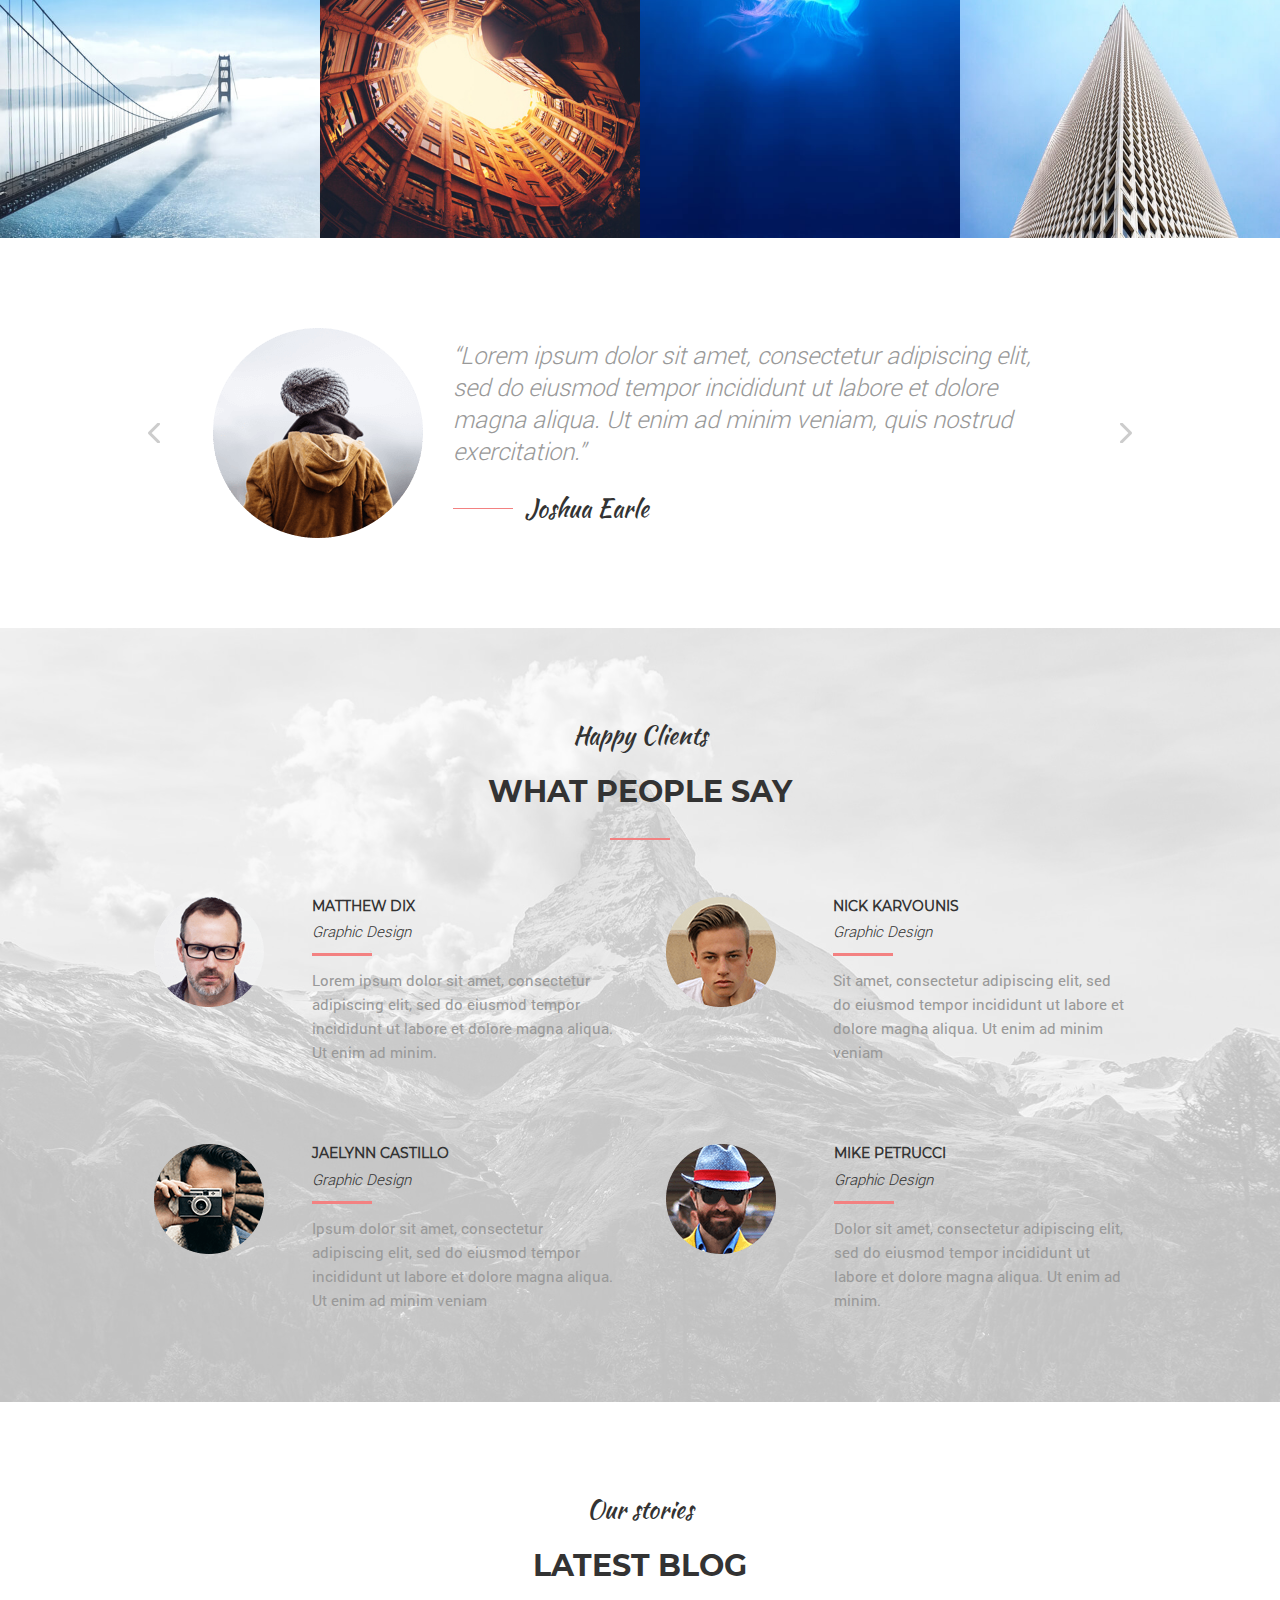
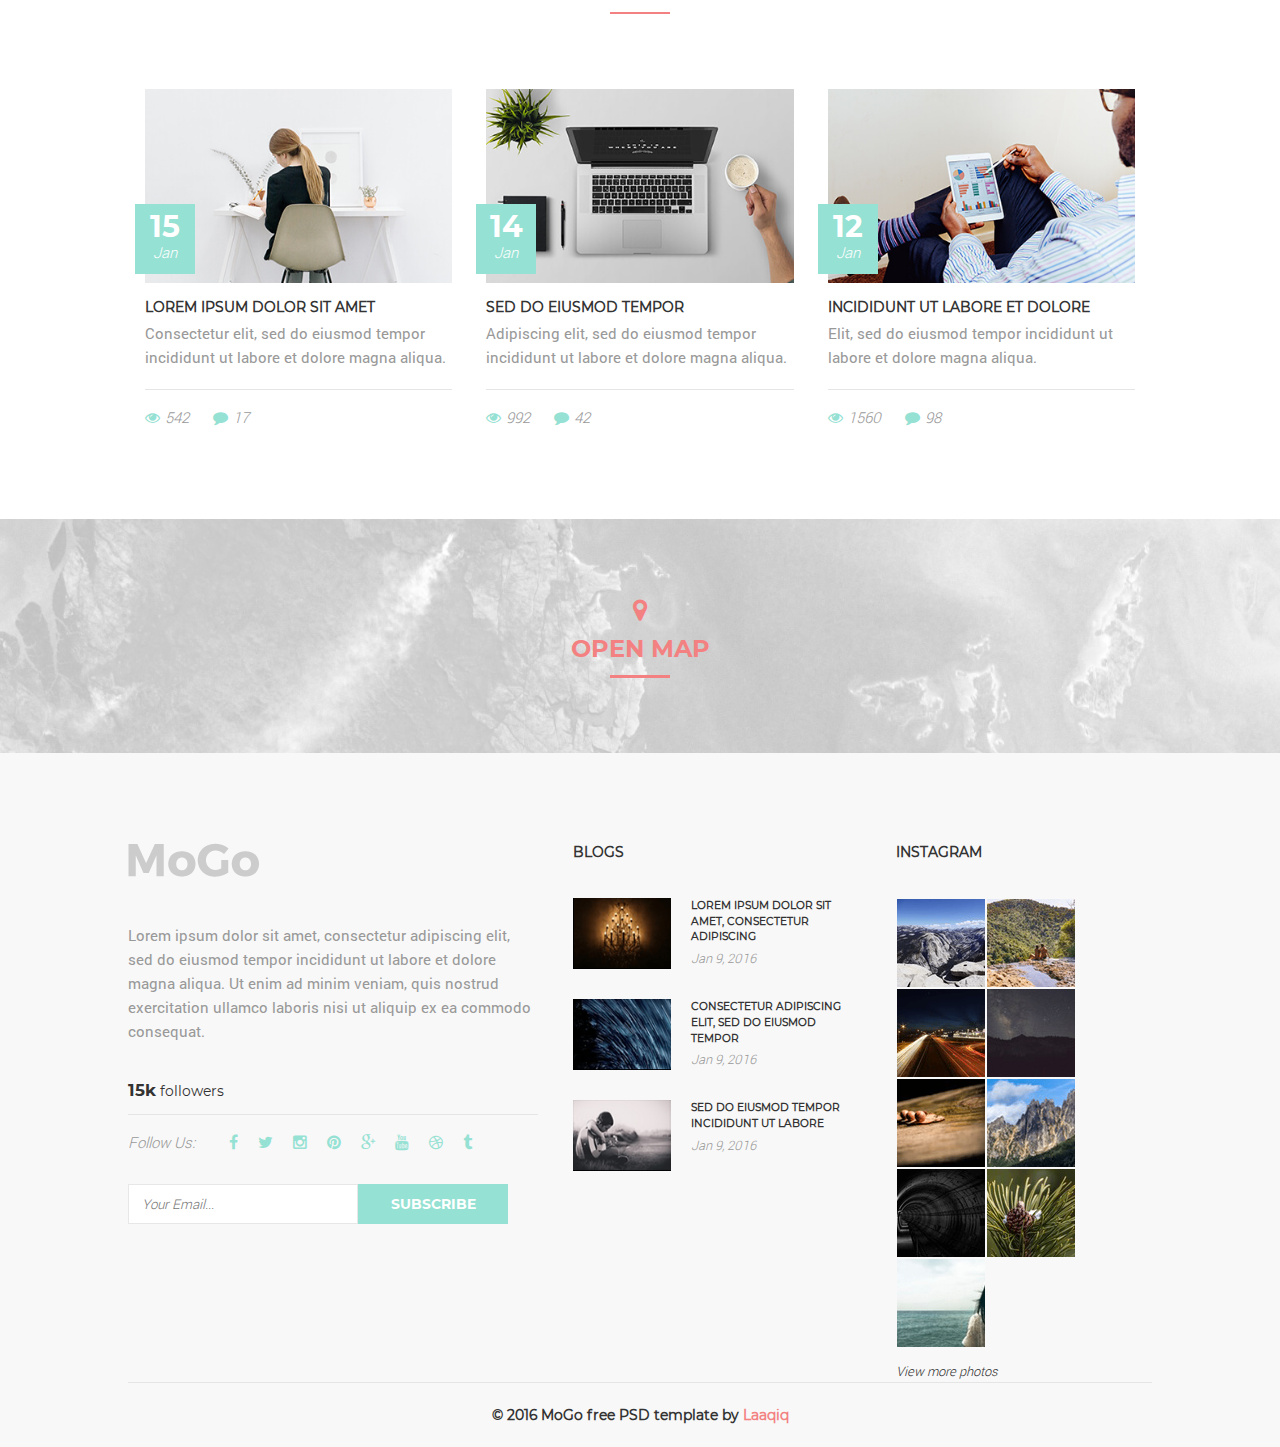
<file: MoGo/index.html>
<!DOCTYPE html>
<html lang="en">
<head>
	<meta charset="utf-8">
	<meta name="viewport" content="width=device-width, initial-scale=1.0">
	<title>MoGo</title>
	<link rel="stylesheet" href="css/style.css">
	<link rel="stylesheet" href="css/font.css">
	<link rel="stylesheet" href="css/media.css">
	<link rel="stylesheet" href="libs/font-awesome/css/font-awesome.min.css">
</head>
<body>

<!----- MOBILE MENU ----->
	<ul class="m-menu">
		<li class="close-menu">&times;</li>
		<li><a href="#about">About</a></li>
		<li><a href="#service">Service</a></li>
		<li><a href="#work">Work</a></li>
		<li><a href="#blog">Blog</a></li>
		<li><a href="#contact">Contact</a></li>
	</ul>
<!--- END MOBILE MENU --->

<!----- MAIN ----->
	<div class="main">
		<div class="main-overlay"></div>
		<div class="header">
			<div class="logo">
				<img src="img/header-logo.png" alt="logo">
			</div>
			<a href="#" class="menu-link">
				<i class="fa fa-bars"></i>
			</a>
			<div class="header-menu visible-lg">
				<ul>
					<li class="active"><a href="#about">About</a></li>
					<li><a href="#service">Service</a></li>
					<li><a href="#work">Work</a></li>
					<li><a href="#blog">Blog</a></li>
					<li><a href="#contact">Contact</a></li>
					<li class="basket"></li>
					<li class="search"></li>
				</ul>
			</div>
		</div>
		<div class="main-text">
			<span>Creative Template</span>
			<h1>Welcome <br> to MoGo</h1>
		</div>
		<button class="btn">learn more</button>
		<div class="main-slider">
			<div class="slider-item active">
				<a href="#"><span>01</span> intro</a>
			</div>
			<div class="slider-item">
				<a href="#"><span>02</span> work</a>
			</div>
			<div class="slider-item">
				<a href="#"><span>03</span> about</a>
			</div>
			<div class="slider-item">
				<a href="#"><span>04</span> contacts</a>
			</div>
		</div>
	</div>
<!----- END MAIN ----->

<!----- ABOUT ----->
	<section id="about" class="about">
		<div class="section-title">
			<span>What we do</span>
			<h2>Story about us</h2>
			<p>Lorem ipsum dolor sit amet, consectetur adipiscing elit, sed do eiusmod tempor incididunt ut labore et dolore magna aliqua. Ut enim ad minim veniam, quis nostrud exercitation ullamco laboris nisi ut aliquip ex ea commodo consequat.</p>
		</div>
		<div class="wrap-items">
			<div class="about-items active">
				<div class="lower-item"></div>
				<img src="img/about-1.jpg" alt="alt">
				<div class="ab-item-cont">
					<h3>Super team</h3>
				</div>
			</div>
			<div class="about-items">
				<div class="lower-item"></div>
				<img src="img/about-2.jpg" alt="alt">
				<div class="ab-item-cont">
					<h3>Super team</h3>
				</div>
			</div>
			<div class="about-items">
				<div class="lower-item"></div>
				<img src="img/about-3.jpg" alt="alt">
				<div class="ab-item-cont">
					<h3>Super team</h3>
				</div>
			</div>
		</div>
	</section>
<!----- END ABOUT ----->

<!----- FACTS ----->
	<section class="facts">
		<ul class="statistics">
			<li><span>42</span>web design projects</li>
			<li><span>123</span>happy client</li>
			<li><span>15</span>award winner</li>
			<li><span>99</span>cup of coffee</li>
			<li><span>24</span>members</li>
		</ul>
	</section>
<!-----END FACTS ----->

<!-----SERVICE ----->
	<section id="service" class="service-one">
		<div class="section-title">
			<span>We work with</span>
			<h2>Amazing Services</h2>
		</div>
		<div class="services-first-wrap">
			<div class="services line">
				<div class="service-item photo">
					<h3>Photography</h3>
					<p>Lorem ipsum dolor sit amet, consectetur adipiscing elit, sed do eiusmod tempor.</p>
				</div>
				<div class="service-item design">
					<h3>Web Design</h3>
					<p>Ipsum dolor sit amet, consectetur adipiscing elit, sed do eiusmod tempor.</p>
				</div>
				<div class="service-item creativ">
					<h3>Creativity</h3>
					<p>Dolor sit amet, consectetur adipiscing elit, sed do eiusmod tempor.</p>
				</div>
			</div>
			<div class="services">
				<div class="service-item seo">
					<h3>Seo</h3>
					<p>Ipsum dolor sit amet, consectetur adipiscing elit, sed do eiusmod.</p>
				</div>
				<div class="service-item css-html">
					<h3>Css/Html</h3>
					<p>Lorem dolor sit amet, consectetur adipiscing elit, sed do tempor.</p>
				</div>
				<div class="service-item digital">
					<h3>digital</h3>
					<p>Sit amet, consectetur adipiscing elit, sed do eiusmod tempor.</p>
				</div>
			</div>
		</div>
	</section>
<!-----END SERVICE ----->

<!----- FEAUTURE ----->
	<section class="feauture">
		<div class="section-title">
			<span>For all devices</span>
			<h2>Unique design</h2>
		</div>
		<div class="section-pictures">
			<img src="img/tablet.png" alt="alt">
			<img src="img/iphone.png" class="iphone" alt="alt">
		</div>
	</section>
<!----- END FEAUTURE ----->

<!----- SERVICE-TWO ----->
	<section class="service-two">
		<div class="section-title">
			<span>Service</span>
			<h2>what we do</h2>
			<p>Lorem ipsum dolor sit amet, consectetur adipiscing elit, sed do eiusmod tempor incididunt ut labore et dolore magna aliqua. Ut enim ad minim veniam, quis nostrud exercitation ullamco laboris nisi ut aliquip ex ea commodo consequat.</p>
		</div>
		<div class="services-second-wrap">
			<div class="service-picture">
				<img src="img/service-man.jpg" alt="alt">
			</div>
			<div class="service-descr">
				<div class="service-specification">
					<h4 class="service-title ph">photography</h4>
				</div>
				<div class="service-content">
					<p><i>Lorem ipsum dolor sit amet, consectetur adipiscing elit, sed do eiusmod tempor incididunt ut labore et dolore magna aliqua. Ut enim ad minim veniam, quis nostrud exercitation ullamco laboris nisi ut aliquip ex ea commodo consequat. Duis aute irure dolor in reprehenderit in voluptate velit esse cillum dolore eu fugiat nulla pariatur. Excepteur sint occaecat cupidatat non proident, sunt in culpa qui officia deserunt mollit anim id est laborum.</i></p>
				</div>
				<div class="service-specification">
					<h4 class="service-title cr">creativity</h4>
				</div>
				<div class="service-specification">
					<h4 class="service-title web">web design</h4>
				</div>
			</div>
		</div>
	</section>
<!----- END SERVICE-TWO ----->

<!----- COMMENT ----->
	<section class="comment">
		<div class="comment-item">
			<img src="img/comment.png" alt="alt">
			<div class="review">
				<blockquote>“Lorem ipsum dolor sit amet, consectetur adipiscing elit, sed do eiusmod tempor incididunt ut labore et dolore magna aliqua. Ut enim ad minim veniam, quis nostrud exercitation.”</blockquote>
				<h4>Jon Doe</h4>
			</div>
		</div>
	</section>
<!----- END COMMENT ----->

<!----- OUR-TEAM ----->
	<section class="our-team">
		<div class="section-title">
			<span>Who we are</span>
			<h2>Meet our team</h2>
			<p>Lorem ipsum dolor sit amet, consectetur adipiscing elit, sed do eiusmod tempor incididunt ut labore et dolore magna aliqua. Ut enim ad minim veniam, quis nostrud exercitation ullamco laboris nisi ut aliquip ex ea commodo consequat.</p>
		</div>
		<div class="wrap-team">
			<div class="team-member active">
				<div class="team-member-photo">
					<div class="lower-item"></div>
					<img src="img/team-1.jpg" alt="alt">
					<div class="team-cont">
						<div class="member-socials">
							<a href="#" class="active"><i class="fa fa-facebook"></i></a>
							<a href="#"><i class="fa fa-twitter"></i></a>
							<a href="#"><i class="fa fa-pinterest"></i></a>
							<a href="#"><i class="fa fa-instagram"></i></a>
						</div>
					</div>
				</div>
				<div class="team-member-info">
					<p>Matthew Dix</p>
					<span>Graphic Design</span>
				</div>
			</div>
			<div class="team-member">
				<div class="team-member-item">
					<div class="lower-item"></div>
					<img src="img/team-2.jpg" alt="alt">
					<div class="team-cont">
						<div class="member-socials">
							<a href="#" class="active"><i class="fa fa-facebook"></i></a>
							<a href="#"><i class="fa fa-twitter"></i></a>
							<a href="#"><i class="fa fa-pinterest"></i></a>
							<a href="#"><i class="fa fa-instagram"></i></a>
						</div>
					</div>
				</div>
				<div class="team-member-info">
					<p>Matthew Dix</p>
					<span>Graphic Design</span>
				</div>
			</div>
			<div class="team-member">
				<div class="team-member-photo">
					<div class="lower-item"></div>
					<img src="img/team-3.jpg" alt="alt">
					<div class="team-cont">
						<div class="member-socials">
							<a href="#" class="active"><i class="fa fa-facebook"></i></a>
							<a href="#"><i class="fa fa-twitter"></i></a>
							<a href="#"><i class="fa fa-pinterest"></i></a>
							<a href="#"><i class="fa fa-instagram"></i></a>
						</div>
					</div>
				</div>
				<div class="team-member-info">
					<p>Michael Fertig</p>
					<span>Developer</span>
				</div>
			</div>
		</div>
	</section>
<!----- END OUR-TEAM ----->

<!----- LOGOS ----->
	<section class="logos">
		<div class="wrap-logos">
			<img src="img/logo-1.png" alt="alt">
			<img src="img/logo-2.png" alt="alt">
			<img src="img/logo-3.png" alt="alt">
			<img src="img/logo-4.png" alt="alt">
			<img src="img/logo-5.png" alt="alt">
			<img src="img/logo-6.png" alt="alt">
		</div>
	</section>
<!----- END LOGOS ----->

<!----- WORKS ----->
	<section id="work" class="works">
		<div class="section-title">
			<span>What we do</span>
			<h2>some of our work</h2>
			<p>Lorem ipsum dolor sit amet, consectetur adipiscing elit, sed do eiusmod tempor incididunt ut labore et dolore magna aliqua. Ut enim ad minim veniam, quis nostrud exercitation ullamco laboris nisi ut aliquip ex ea commodo consequat.</p>
		</div>
		<div class="wrap-work">
			<div class="work-item">
				<div class="work-item-inner">
					<img src="img/work-1.jpg" alt="alt">
					<div class="work-cont">
						<h3>creatively designed</h3>
						<span>Lorem ipsum dolor sit</span>
					</div>
				</div>
				<div class="work-item-inner">
					<img src="img/work-2.jpg" alt="alt">
					<div class="work-cont">
						<h3>creatively designed</h3>
						<span>Lorem ipsum dolor sit</span>
					</div>
				</div>
			</div>
			<div class="work-item">
				<div class="work-item-inner">
					<img src="img/work-3.jpg" alt="alt">
					<div class="work-cont">
						<h3>creatively designed</h3>
						<span>Lorem ipsum dolor sit</span>
					</div>
				</div>
				<div class="work-item-inner">
					<img src="img/work-4.jpg" alt="alt">
					<div class="work-cont">
						<h3>creatively designed</h3>
						<span>Lorem ipsum dolor sit</span>
					</div>
				</div>
			</div>
			<div class="work-item">
				<div class="work-item-inner work-item-stretch">
					<img src="img/work-5.jpg" alt="alt">
					<div class="work-cont">
						<h3>creatively designed</h3>
						<span>Lorem ipsum dolor sit</span>
					</div>
				</div>
			</div>
			<div class="work-item">
				<div class="work-item-inner">
					<img src="img/work-6.jpg" alt="alt">
					<div class="work-cont">
						<h3>creatively designed</h3>
						<span>Lorem ipsum dolor sit</span>
					</div>
				</div>
				<div class="work-item-inner">
					<img src="img/work-7.jpg" alt="alt">
					<div class="work-cont">
						<h3>creatively designed</h3>
						<span>Lorem ipsum dolor sit</span>
					</div>
				</div>
			</div>
		</div>
	</section>
<!----- END WORKS ----->

<!----- TESTIMONIALS ----->
	<section class="testimonial">
		<div class="testimonial-item">
			<img src="img/review-item.png" alt="alt">
			<div class="review">
				<blockquote>“Lorem ipsum dolor sit amet, consectetur adipiscing elit, sed do eiusmod tempor incididunt ut labore et dolore magna aliqua. Ut enim ad minim veniam, quis nostrud exercitation.”</blockquote>
				<h4>Joshua Earle</h4>
			</div>
		</div>
	</section>
<!----- END TESTIMONIALS ----->

<!----- REVIEWS ----->
	<section class="reviews">
		<div class="review-overlay"></div>
		<div class="section-title">
			<span>Happy Clients</span>
			<h2>What people say</h2>
		</div>
		<div class="wrap-reviews">
			<div class="review-item">
				<div class="review-photo">
					<img src="img/review-1.png" alt="alt">
				</div>
				<div class="review-info">
					<h4>Matthew Dix</h4>
					<span>Graphic Design</span>
					<p>Lorem ipsum dolor sit amet, consectetur adipiscing elit, sed do eiusmod tempor incididunt ut labore et dolore magna aliqua. Ut enim ad minim.</p>
				</div>
			</div>
			<div class="review-item">
				<div class="review-photo">
					<img src="img/review-2.png" alt="alt">
				</div>
				<div class="review-info">
					<h4>Nick Karvounis</h4>
					<span>Graphic Design</span>
					<p>Sit amet, consectetur adipiscing elit, sed do eiusmod tempor incididunt ut labore et dolore magna aliqua. Ut enim ad minim veniam</p>
				</div>
			</div>
			<div class="review-item">
				<div class="review-photo">
					<img src="img/review-3.png" alt="alt">
				</div>
				<div class="review-info">
					<h4>Jaelynn Castillo </h4>
					<span>Graphic Design</span>
					<p>Ipsum dolor sit amet, consectetur adipiscing elit, sed do eiusmod tempor incididunt ut labore et dolore magna aliqua. Ut enim ad minim veniam</p>
				</div>
			</div>
			<div class="review-item">
				<div class="review-photo">
					<img src="img/review-4.png" alt="alt">
				</div>
				<div class="review-info">
					<h4>Mike Petrucci</h4>
					<span>Graphic Design</span>
					<p>Dolor sit amet, consectetur adipiscing elit, sed do eiusmod tempor incididunt ut labore et dolore magna aliqua. Ut enim ad minim.</p>
				</div>
			</div>
		</div>
	</section>
<!----- END REVIEWS ----->

<!----- BLOG ----->
	<section id="blog" class="blog">
		<div class="section-title">
			<span>Our stories</span>
			<h2>Latest blog</h2>
		</div>
		<div class="wrap-blog">
			<div class="blog-item">
				<div class="blog-picture">
					<a href="#"><img src="img/blog-1.jpg" alt="alt"></a>
					<div class="date">
						<span>15</span>
						Jan
					</div>
				</div>
				<div class="blog-text">
					<h4>Lorem ipsum dolor sit amet</h4>
					<p>Consectetur elit, sed do eiusmod tempor incididunt ut labore et dolore magna aliqua.</p>
				</div>
				<div class="blog-footer">
					<a href="#"><i class="fa fa-eye"></i>542</a>
					<a href="#"><i class="fa fa-comment"></i>17</a>
				</div>
			</div>
			<div class="blog-item">
				<div class="blog-picture">
					<a href="#"><img src="img/blog-2.jpg" alt="alt"></a>
					<div class="date">
						<span>14</span>
						Jan
					</div>
				</div>
				<div class="blog-text">
					<h4>sed do eiusmod tempor</h4>
					<p>Adipiscing elit, sed do eiusmod tempor incididunt ut labore et dolore magna aliqua.</p>
				</div>
				<div class="blog-footer">
					<a href="#"><i class="fa fa-eye"></i>992</a>
					<a href="#"><i class="fa fa-comment"></i>42</a>
				</div>
			</div>
			<div class="blog-item">
				<div class="blog-picture">
					<a href="#"><img src="img/blog-3.jpg" alt="alt"></a>
					<div class="date">
						<span>12</span>
						Jan
					</div>
				</div>
				<div class="blog-text">
					<h4>incididunt ut labore et dolore</h4>
					<p>Elit, sed do eiusmod tempor incididunt ut labore et dolore magna aliqua.</p>
				</div>
				<div class="blog-footer">
					<a href="#"><i class="fa fa-eye"></i>1560</a>
					<a href="#"><i class="fa fa-comment"></i>98</a>
				</div>
			</div>
		</div>
	</section>
<!----- END BLOG ----->

<!----- MAP ----->
	<section class="map">
		<div class="map-overlay"></div>
		<div class="wrap-map">
			<i class="fa fa-map-marker"></i>
			<a href="#">Open map</a>
		</div>
	</section>
<!----- END MAP ----->

<!----- FOOTER ----->
	<footer id="contact" class="footer">
		<div class="wrap-footer">
			<div class="f-contact">
				<div class="f-logo">
					<a href="#"><img src="img/footer-logo.png" alt="alt"></a>
				</div>
				<p>Lorem ipsum dolor sit amet, consectetur adipiscing elit, sed do eiusmod tempor incididunt ut labore et dolore magna aliqua. Ut enim ad minim veniam, quis nostrud exercitation ullamco laboris nisi ut aliquip ex ea commodo consequat.</p>
				<p class="followers"><span>15k</span> followers</p>
				<div class="f-social">
					<span>Follow Us:</span>
					<a href="#"><i class="fa fa-facebook"></i></a>
					<a href="#"><i class="fa fa-twitter"></i></a>
					<a href="#"><i class="fa fa-instagram"></i></a>
					<a href="#"><i class="fa fa-pinterest"></i></a>
					<a href="#"><i class="fa fa-google-plus"></i></a>
					<a href="#"><i class="fa fa-youtube"></i></a>
					<a href="#"><i class="fa fa-dribbble"></i></a>
					<a href="#"><i class="fa fa-tumblr"></i></a>
				</div>
				<form action="#">
					<input type="text" placeholder="Your Email...">
					<button class="form-btn">subscribe</button>
				</form>
			</div>
			<div class="f-blogs">
				<h4 class="f-title">Blogs</h4>
				<div class="f-blog-item">
					<a href="#"><img src="img/f-blog-1.png" alt="alt"></a>
					<div class="blog-info">
						<h5>Lorem ipsum dolor sit amet, consectetur adipiscing</h5>
						<span class="blog-date">Jan 9, 2016</span>
					</div>
				</div>
				<div class="f-blog-item">
					<a href="#"><img src="img/f-blog-2.png" alt="alt"></a>
					<div class="blog-info">
						<h5>Consectetur adipiscing elit, sed do eiusmod tempor</h5>
						<span class="blog-date">Jan 9, 2016</span>
					</div>
				</div>
				<div class="f-blog-item">
					<a href="#"><img src="img/f-blog-3.png" alt="alt"></a>
					<div class="blog-info">
						<h5>sed do eiusmod tempor incididunt ut labore</h5>
						<span class="blog-date">Jan 9, 2016</span>
					</div>
				</div>
			</div>
			<div class="f-instagram">
				<h4 class="f-title">Instagram</h4>
				<div class="wrap-inst">
					<img src="img/inst-1.png" alt="alt">
					<img src="img/inst-2.png" alt="alt">
					<img src="img/inst-3.png" alt="alt">
					<img src="img/inst-4.png" alt="alt">
					<img src="img/inst-5.png" alt="alt">
					<img src="img/inst-6.png" alt="alt">
					<img src="img/inst-7.png" alt="alt">
					<img src="img/inst-8.png" alt="alt">
					<img src="img/inst-9.png" alt="alt">
				</div>
				<a href="#">View more photos</a>
			</div>
			<div class="footer-bottom">© 2016 MoGo free PSD template by <a href="#">Laaqiq</a>
			</div>
		</div>
	</footer>
<!----- END FOOTER ----->

	<script src="libs/jquery/jquery-2.1.3.min.js"></script>
	<script src="js/common.js"></script>
	<script src="libs/scroll2id/PageScroll2id.min.js"></script>
</body>
</html>
</file>
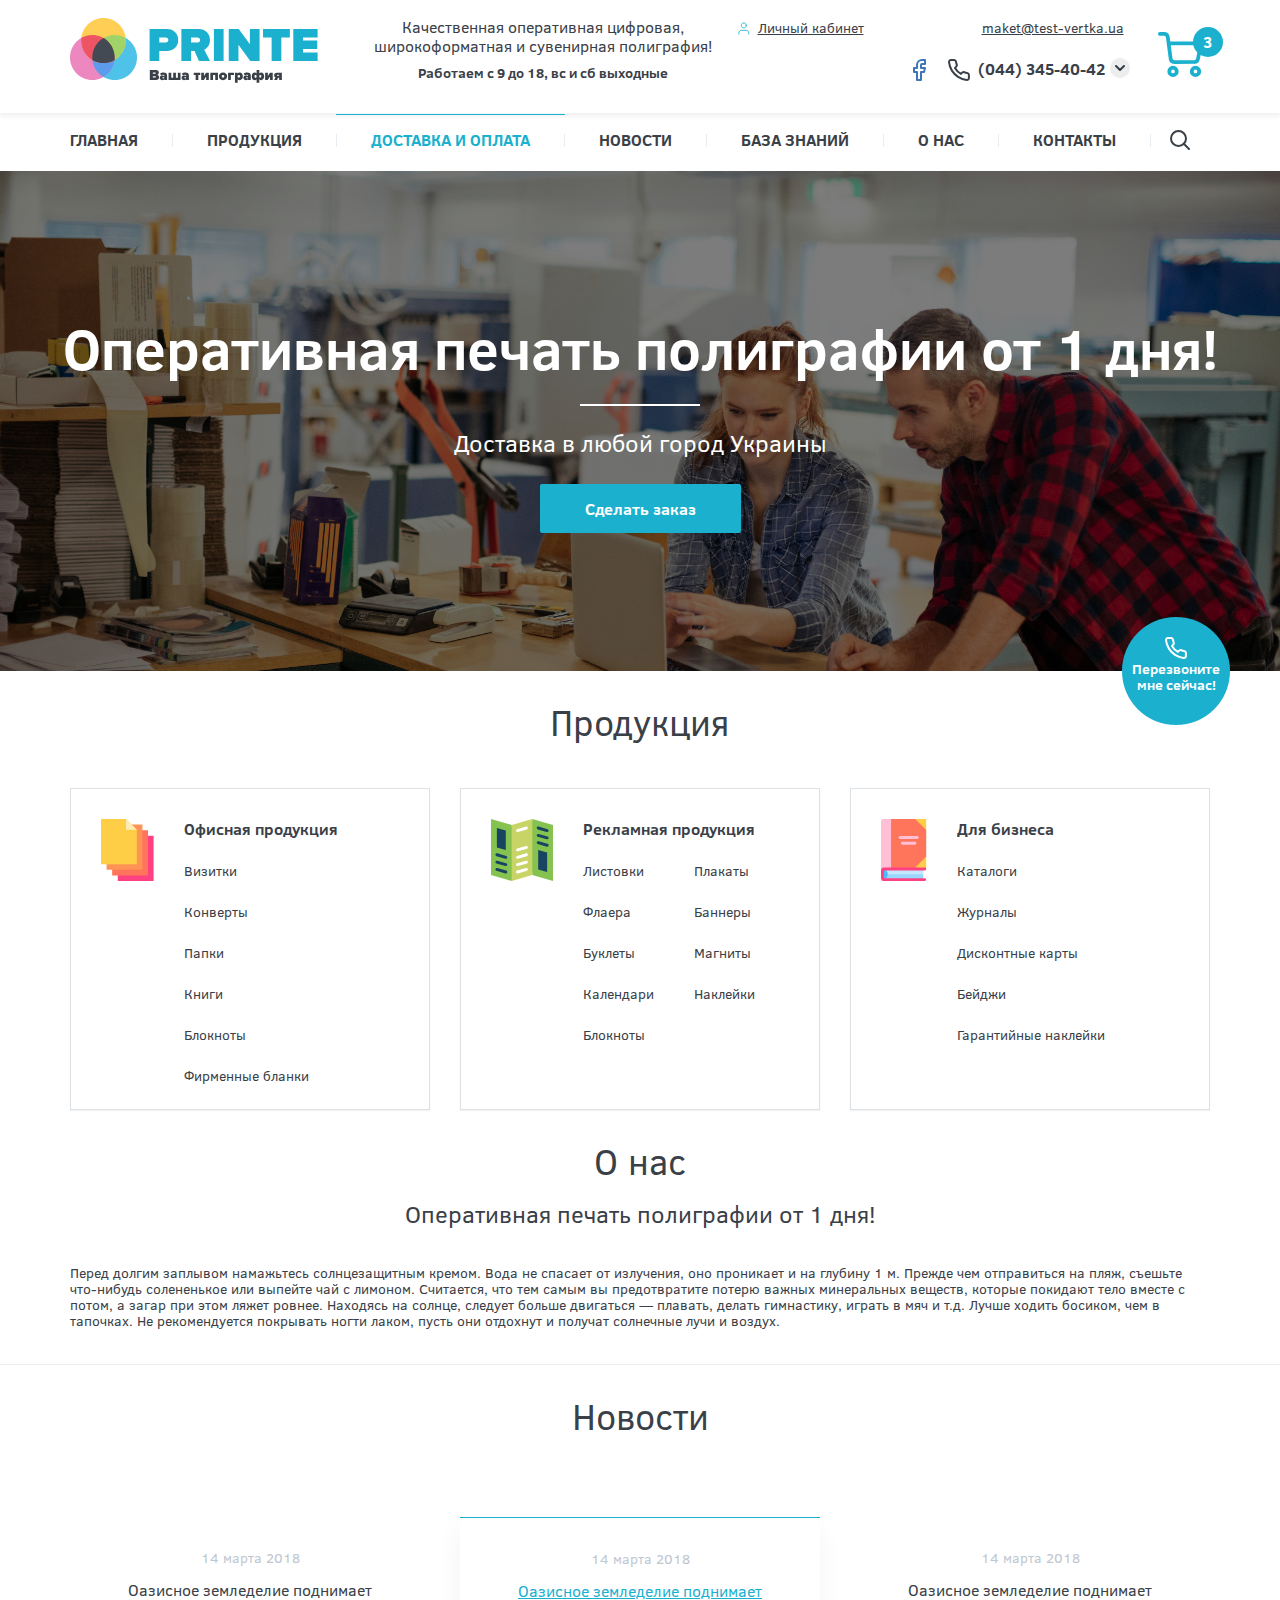
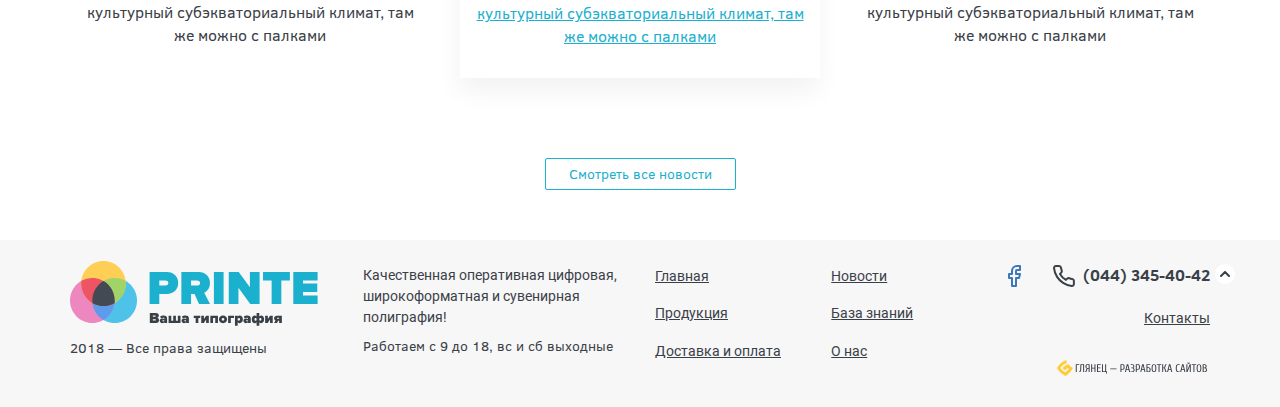
<file: Printe/index.html>
<!DOCTYPE html>
<!--[if lt IE 7 ]><html class="ie ie6" lang="en"> <![endif]-->
<!--[if IE 7 ]><html class="ie ie7" lang="en"> <![endif]-->
<!--[if IE 8 ]><html class="ie ie8" lang="en"> <![endif]-->
<!--[if (gte IE 9)|!(IE)]><!--><html lang="ru"> <!--<![endif]-->

<head>

	<meta charset="utf-8">

	<title>Printe</title>
	<meta name="description" content="">
	<meta http-equiv="X-UA-Compatible" content="IE=edge">
	<meta name="viewport" content="width=device-width, initial-scale=1, maximum-scale=1">

	<link rel="shortcut icon" href="img/favicon/favicon.ico" type="image/x-icon">
	<link rel="apple-touch-icon" href="img/favicon/apple-touch-icon.png">
	<link rel="apple-touch-icon" sizes="72x72" href="img/favicon/apple-touch-icon-72x72.png">
	<link rel="apple-touch-icon" sizes="114x114" href="img/favicon/apple-touch-icon-114x114.png">
	<link rel="stylesheet" href="css/fonts.css">
	<link rel="stylesheet" href="libs/bootstrap/css/bootstrap-grid.min.css">
	<link rel="stylesheet" href="css/header.css">
	<link rel="stylesheet" href="css/main.css">
	<link rel="stylesheet" href="css/media.css">

</head>

<body>

	<!-- header -->
	<header id="header" class="header">
		<div class="header__top">
			<div class="container">
				<div class="row">
					<div class="col-lg-3 col-md-3 col-sm-12">
						<div class="logo">
							<a href="#"><img src="img/logo.svg" alt="logo"></a>
						</div>
					</div>
					<div class="col-lg-4 col-md-4 col-sm-12">
						<div class="info">
							<p class="info__tagline">Качественная оперативная цифровая, широкоформатная и сувенирная полиграфия!</p>
							<p class="info__schedule">Работаем с 9 до 18, вс и сб выходные</p>
						</div>
					</div>
					<div class="col-lg-2 col-md-2">
						<div class="user-menu">
							<a href="#" class="user-menu__link">Личный кабинет</a>
							</div>
					</div>
					<div class="col-lg-3 col-md-3">
						<div class="communications">
							<div class="communications__contacts">
								<div class="email">
									<a href="maito:maket@test-vertka.ua" class="email__link">maket@test-vertka.ua</a>
								</div>
								<div class="wrap-relations">
									<a href="#" class="social__link">&nbsp;</a>
									<ul class="phones-number">
										<li class="drop__list">
											<a href="#" class="phones-number__link phone-icon dropdown-arrow active">(044) 345-40-42</a>
											<div class="drop__wrapper">
												<ul class="drop__menu">
													<li class="dropdown__child">
														<a href="#" class="phones-number__link vodafone-icon">(099) 445-54-18</a>
													</li>
													<li class="dropdown__child">
														<a href="#" class="phones-number__link kyivstar-icon">(096) 497-78-03</a>
													</li>
													<li class="dropdown__child">
														<a href="#" class="phones-number__link lifecell-icon">(063) 435-16-81</a>
													</li>
												</ul>
											</div>
										</li>
									</ul>
								</div>
							</div>
							<div class="communications__busket">
								<a href="#" class="busket__icon"><span class="busket__quantity">3</span></a>
							</div>
						</div>
					</div>
				</div>
			</div>
		</div>
		<nav class="navbar">
			<div class="container">
				<div class="row">
					<div class="col-lg-12 col-md-12">
						<ul class="nav">
							<li class="nav__item"><a href="#header" class="nav__link">Главная</a></li>
							<li class="nav__item"><a href="#products" class="nav__link">Продукция</a></li>
							<li class="nav__item active"><a href="#" class="nav__link">Доставка и оплата</a></li>
							<li class="nav__item"><a href="#news" class="nav__link">Новости</a></li>
							<li class="nav__item"><a href="#" class="nav__link">База знаний</a></li>
							<li class="nav__item"><a href="#about-us" class="nav__link">О нас</a></li>
							<li class="nav__item"><a href="#" class="nav__link">Контакты</a></li>
							<li class="nav__search">
								<a href="#" class="search__icon">&nbsp;</a>
								<form action="#" class="search__form">
									<input type="search" placeholder="Поиск">
								</form>
							</li>
						</ul>
					</div>
				</div>
			</div>
			<div class="mobile-nav">
				<div class="mobile-nav__toggle">Меню</div>
				<div class="mobile-nav__wrap">
					<ul class="mobile-nav__menu">
						<li class="mobile-nav__item close-menu">&times;</li>
						<li class="mobile-nav__item"><a href="#header" class="mobile-nav__link">Главная</a></li>
						<li class="mobile-nav__item"><a href="#products" class="mobile-nav__link">Продукция</a></li>
						<li class="mobile-nav__item"><a href="#" class="mobile-nav__link">Доставка и оплата</a></li>
						<li class="mobile-nav__item"><a href="#news" class="mobile-nav__link">Новости</a></li>
						<li class="mobile-nav__item"><a href="#" class="mobile-nav__link">База знаний</a></li>
						<li class="mobile-nav__item"><a href="#about-us" class="mobile-nav__link">О нас</a></li>
						<li class="mobile-nav__item"><a href="#" class="mobile-nav__link">Контакты</a></li>
						<li class="mobile-nav__item"><a href="#" class="mobile-nav__link">Личный кабинет</a></li>
						<li class="mobile-nav__item"><a href="#" class="mobile-nav__link">Поиск</a></li>
					</ul>
				</div>
			</div>
		</nav>
		<div class="main">
			<div class="main__overlay"></div>
			<div class="main-wrapper">
				<div class="main-descr">
					<div class="main-centered">
						<div class="main__caption">
							<h1>Оперативная печать полиграфии от 1 дня!</h1>
							<h3>Доставка в любой город Украины</h3>
							<button class="main__btn">Сделать заказ</button>
						</div>
					</div>
				</div>
			</div>
			<div class="callback">
				<div class="callback__wrapper">
					<svg class="callback__icon" width="22" height="22" viewBox="0 0 22 22" version="1.1" xmlns="http://www.w3.org/2000/svg" xmlns:xlink="http://www.w3.org/1999/xlink">
						<g id="Canvas" fill="none">
							<g id="Shape">
								<path d="M 19.8881 14.9201L 19.8881 17.9201C 19.8904 18.4832 19.6552 19.0213 19.2402 19.402C 18.8252 19.7827 18.269 19.9708 17.7081 19.9201C 14.631 19.5857 11.6751 18.5342 9.07812 16.8501C 6.66195 15.3148 4.61346 13.2663 3.07812 10.8501C 1.3881 8.2413 0.336367 5.27109 0.0081238 2.1801C -0.042403 1.62097 0.144396 1.06635 0.52289 0.651719C 0.901383 0.237088 1.43672 0.000627009 1.99812 9.83189e-05L 4.99812 9.83189e-05C 6.00199 -0.00978184 6.85762 0.726066 6.99812 1.7201C 7.12475 2.68016 7.35957 3.62283 7.69812 4.5301C 7.97286 5.26097 7.79714 6.0849 7.24812 6.6401L 5.97812 7.9101C 7.40168 10.4136 9.47458 12.4865 11.9781 13.9101L 13.2481 12.6401C 13.8033 12.0911 14.6272 11.9154 15.3581 12.1901C 16.2654 12.5286 17.2081 12.7635 18.1681 12.8901C 19.1737 13.032 19.9133 13.9049 19.8881 14.9201Z" stroke-width="2" stroke-linecap="round" stroke-linejoin="round" transform="translate(1 1)" stroke="#fff"/>
							</g>
						</g>
					</svg>
					<p class="callback__text">Перезвоните мне сейчас!</p>
				</div>
			</div>
		</div>
	</header>
	<!-- end header -->

	<!-- products -->
	<section id="products" class="products">
		<h2>Продукция</h2>
		<div class="container">
			<div class="row">
				<div class="col-lg-4 col-lg-offset-0 col-md-4 col-md-offset-0 col-sm-6 col-sm-offset-3 col-xs-12">
					<div class="product__item">
						<div class="product__icon">
							<img src="img/blank-page.svg" alt="Бланки">
						</div>
						<div class="product__description">
							<h4>Офисная продукция</h4>
							<ul class="product__office-list">
								<li class="list-point">Визитки</li>
								<li class="list-point">Конверты</li>
								<li class="list-point">Папки</li>
								<li class="list-point">Книги</li>
								<li class="list-point">Блокноты</li>
								<li class="list-point">Фирменные бланки</li>
							</ul>
						</div>
					</div>
				</div>
				<div class="col-lg-4 col-md-4 col-sm-6 col-xs-12">
					<div class="product__item">
						<div class="product__icon">
							<img src="img/road-map.svg" alt="Реклама">
						</div>
						<div class="product__description clearfix">
							<h4>Рекламная продукция</h4>
							<ul class="product__advertising-list">
								<li class="list-point">Листовки</li>
								<li class="list-point">Флаера</li>
								<li class="list-point">Буклеты</li>
								<li class="list-point">Календари</li>
								<li class="list-point">Блокноты</li>
							</ul>
							<ul class="product__advertising-secondary-list">
								<li class="list-point">Плакаты</li>
								<li class="list-point">Баннеры</li>
								<li class="list-point">Магниты</li>
								<li class="list-point">Наклейки</li>
							</ul>
						</div>
					</div>
				</div>
				<div class="col-lg-4 col-md-4 col-sm-6 col-xs-12">
					<div class="product__item">
						<div class="product__icon">
							<img src="img/e-reader.svg" alt="Бизнес">
						</div>
						<div class="product__description">
							<h4>Для бизнеса</h4>
							<ul class="product__business-list">
								<li class="list-point">Каталоги</li>
								<li class="list-point">Журналы</li>
								<li class="list-point">Дисконтные карты</li>
								<li class="list-point">Бейджи</li>
								<li class="list-point">Гарантийные наклейки</li>
							</ul>
						</div>
					</div>
				</div>
			</div>
		</div>
	</section>
	<!-- end products -->

	<!-- about-us -->
	<section id="about-us" class="about-us">
		<h2>О нас</h2>
		<h3>Оперативная печать полиграфии от 1 дня!</h3>
		<div class="container">
			<div class="row">
				<div class="col-md-12">
					<p class="about-us__text">Перед долгим заплывом намажьтесь солнцезащитным кремом. Вода не спасает от 	излучения, оно проникает и на глубину 1 м.
						Прежде чем отправиться на пляж, съешьте что-нибудь солененькое или выпейте чай с лимоном. Считается, что тем самым вы предотвратите потерю важных минеральных веществ, которые покидают тело вместе с потом, а загар при этом ляжет ровнее. Находясь на солнце, следует больше двигаться — плавать, делать гимнастику, играть в мяч и т.д. Лучше ходить босиком, чем в тапочках. Не рекомендуется покрывать ногти лаком, пусть они отдохнут и получат солнечные лучи и воздух.
					</p>
				</div>
			</div>
		</div>
	</section>
	<!-- end about-us -->

<!-- news -->
	<section id="news" class="news">
		<h2>Новости</h2>
		<div class="container">
			<div class="row">
				<div class="col-md-4 col-sm-4 col-xs-12">
					<div class="news__item">
						<div class="date">
							<time class="date__time" datetime="2018-03-14">14 марта 2018</time>
						</div>
						<a href="#" class="date__news-description">Оазисное земледелие поднимает культурный субэкваториальный климат, там же можно с палками</a>
					</div>
				</div>
				<div class="col-md-4 col-sm-4 col-xs-12">
					<div class="news__item active">
						<div class="date">
							<time class="date__time" datetime="2018-03-14">14 марта 2018</time>
						</div>
						<a href="#" class="date__news-description">Оазисное земледелие поднимает культурный субэкваториальный климат, там же можно с палками</a>
					</div>
				</div>
				<div class="col-md-4 col-sm-4 col-xs-12">
					<div class="news__item">
						<div class="date">
							<time class="date__time" datetime="2018-03-14">14 марта 2018</time>
						</div>
						<a href="#" class="date__news-description">Оазисное земледелие поднимает культурный субэкваториальный климат, там же можно с палками</a>
					</div>
				</div>
			</div>
			<button class="all-news">Смотреть все новости</button>
		</div>
	</section>
	<!-- end news -->

	<!-- footer -->
	<footer class="footer">
		<div class="container">
			<div class="row">
				<div class="col-md-3 col-sm-12">
					<div class="logo">
						<a href="#"><img src="img/logo.svg" alt="logo"></a>
					</div>
					<span class="license">2018 — Все права защищены</span>
				</div>
				<div class="col-md-3">
					<div class="info">
						<p class="info__tagline">Качественная оперативная цифровая, широкоформатная и сувенирная полиграфия!</p>
						<p class="info__schedule">Работаем с 9 до 18, вс и сб выходные</p>
					</div>
				</div>
				<div class="col-md-3">
					<ul class="footer-menu__main">
						<li><a class="f-menu__link" href="#header">Главная</a></li>
						<li><a class="f-menu__link" href="#products">Продукция</a></li>
						<li><a class="f-menu__link" href="#">Доставка и оплата</a></li>
					</ul>
					<ul class="footer-menu-secondary">
						<li><a class="f-menu__link" href="#news">Новости</a></li>
						<li><a class="f-menu__link" href="#">База знаний</a></li>
						<li><a class="f-menu__link" href="#about-us">О нас</a></li>
					</ul>
				</div>
				<div class="col-md-3">
					<div class="communications">
								<div class="wrap-relations">
									<a href="#" class="social__link">&nbsp;</a>
									<ul class="phones-number">
										<li class="drop__list">
											<a href="#" class="phones-number__link phone-icon dropdown-arrow active">(044) 345-40-42</a>
											<div class="drop__wrapper">
												<ul class="drop__menu">
													<li class="dropdown__child">
														<a href="#" class="phones-number__link vodafone-icon">(099) 445-54-18</a>
													</li>
													<li class="dropdown__child">
														<a href="#" class="phones-number__link kyivstar-icon">(096) 497-78-03</a>
													</li>
													<li class="dropdown__child">
														<a href="#" class="phones-number__link lifecell-icon">(063) 435-16-81</a>
													</li>
												</ul>
											</div>
										</li>
									</ul>
								</div>
						<a href="#" class="f-menu__link">Контакты</a>
						<a href="#" class="link-developers"><object data="img/logo-developers.svg" type="image/svg+xml"></object></a>
					</div>
				</div>
			</div>
		</div>
	</footer>
	<!-- end footer -->

	<div class="hidden"></div>

	<!--[if lt IE 9]>
	<script src="libs/html5shiv/es5-shim.min.js"></script>
	<script src="libs/html5shiv/html5shiv.min.js"></script>
	<script src="libs/html5shiv/html5shiv-printshiv.min.js"></script>
	<script src="libs/respond/respond.min.js"></script>
	<![endif]-->

	<!-- Load Scripts -->
	<script>var scr = {"scripts":[
	{"src" : "libs/jquery/jquery-1.11.2.min.js", "async" : false},
	{"src" : "libs/scroll2id/PageScroll2id.min.js", "async" : false},
	{"src" : "js/common.js", "async" : false}
	]};!function(t,n,r){"use strict";var c=function(t){if("[object Array]"!==Object.prototype.toString.call(t))return!1;for(var r=0;r<t.length;r++){var c=n.createElement("script"),e=t[r];c.src=e.src,c.async=e.async,n.body.appendChild(c)}return!0};t.addEventListener?t.addEventListener("load",function(){c(r.scripts);},!1):t.attachEvent?t.attachEvent("onload",function(){c(r.scripts)}):t.onload=function(){c(r.scripts)}}(window,document,scr);
	</script>

</body>
</html>
</file>
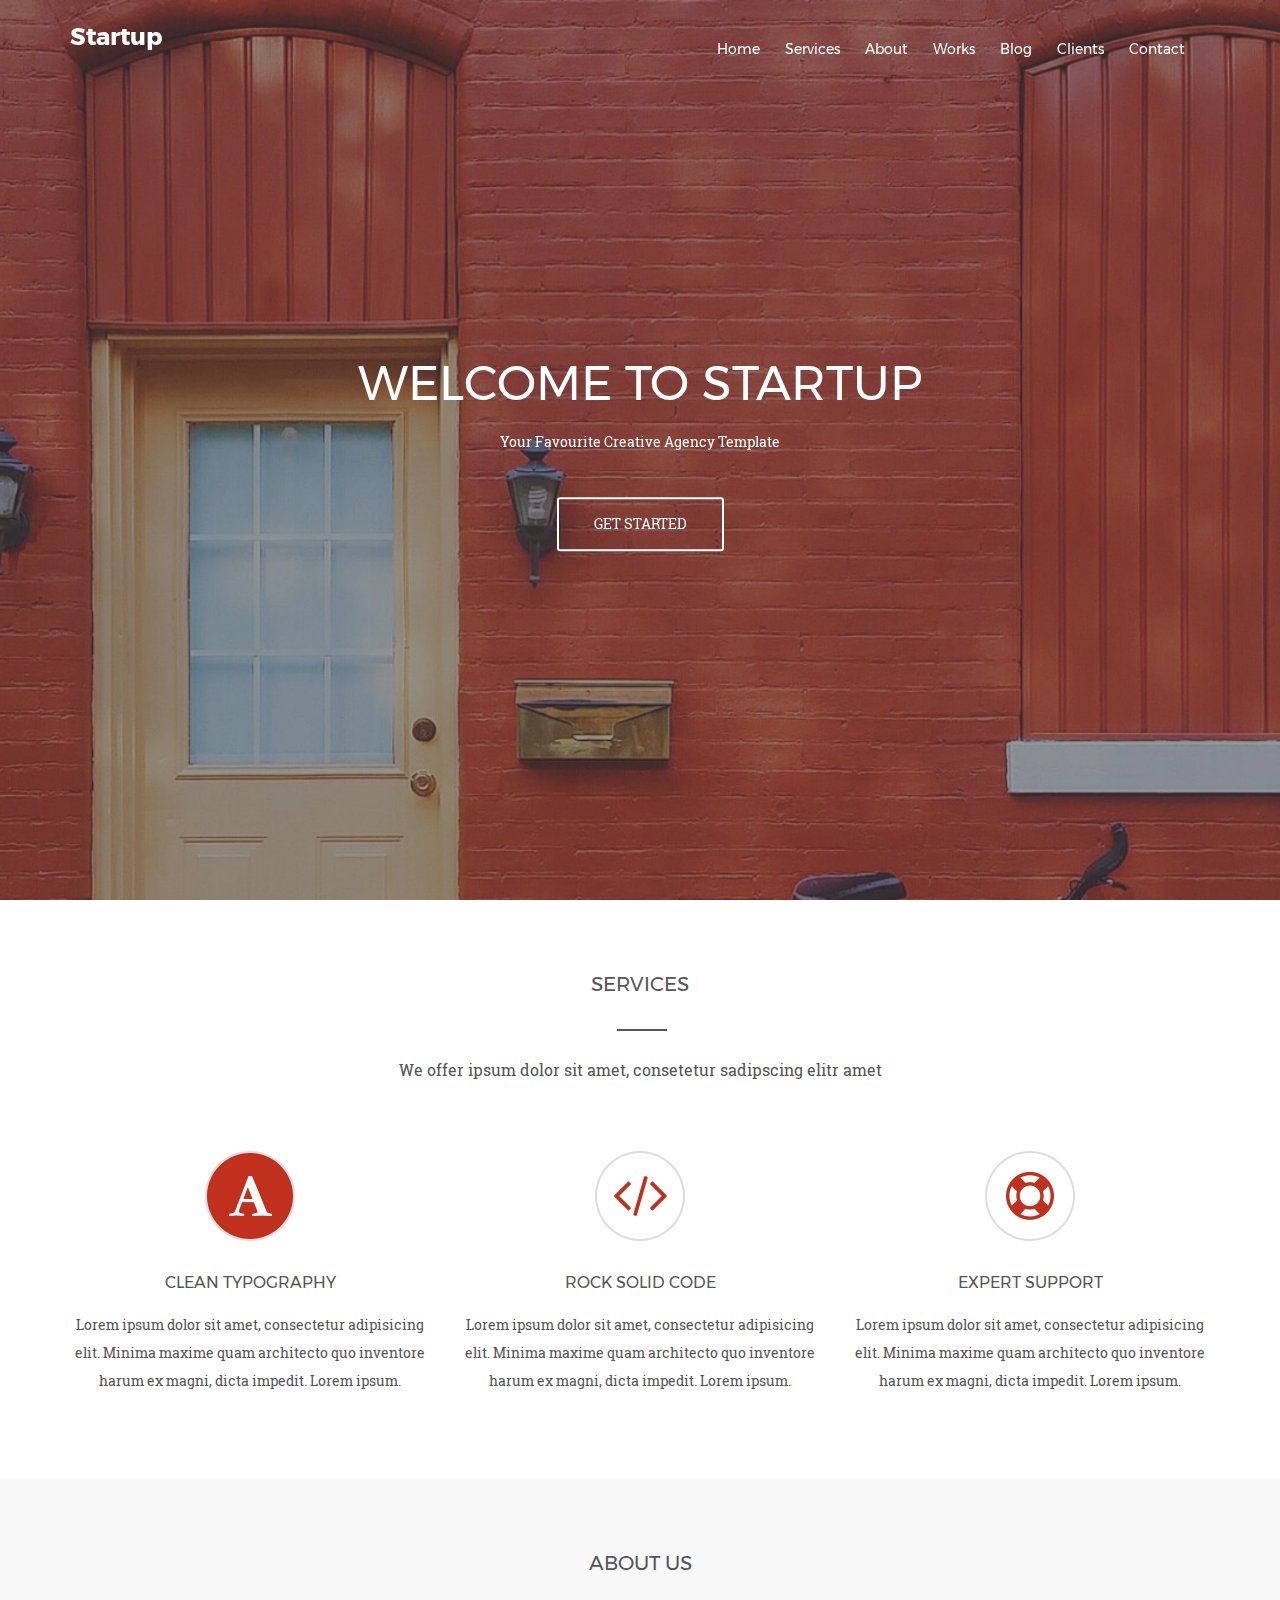
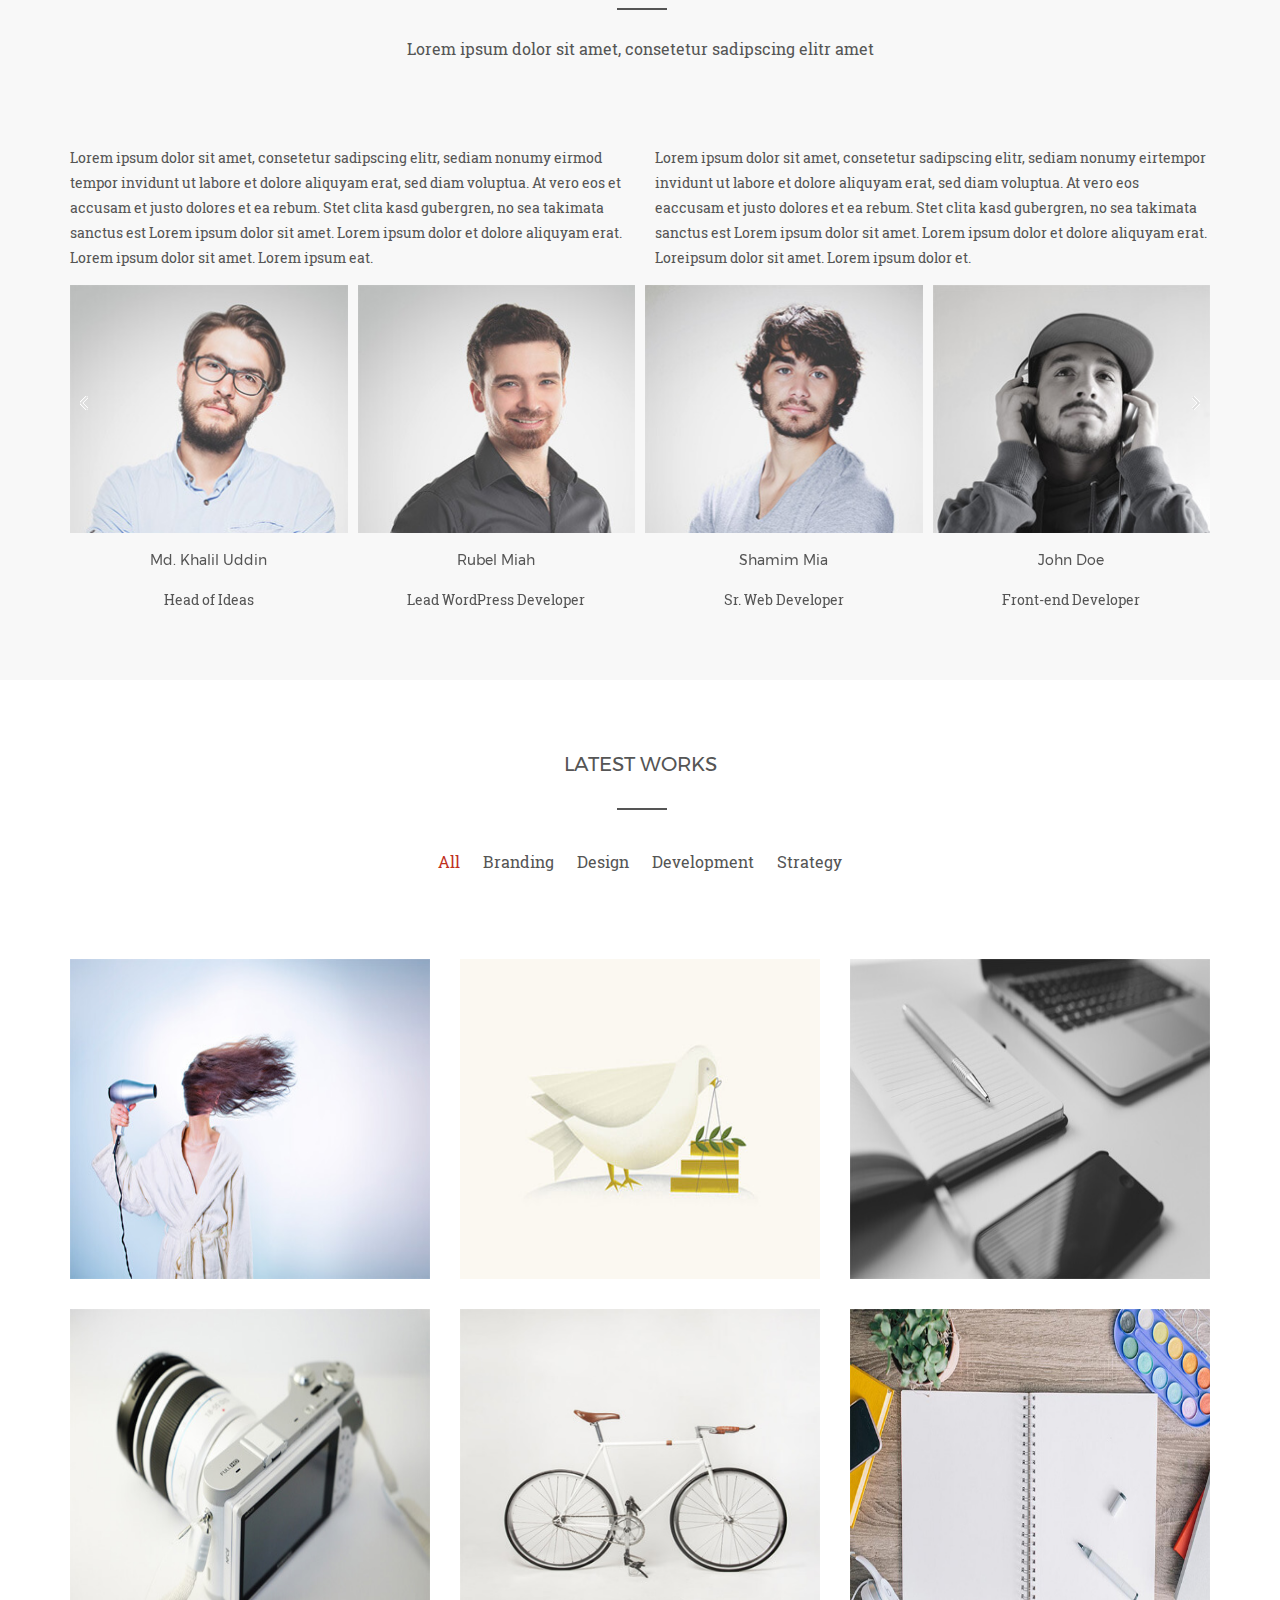
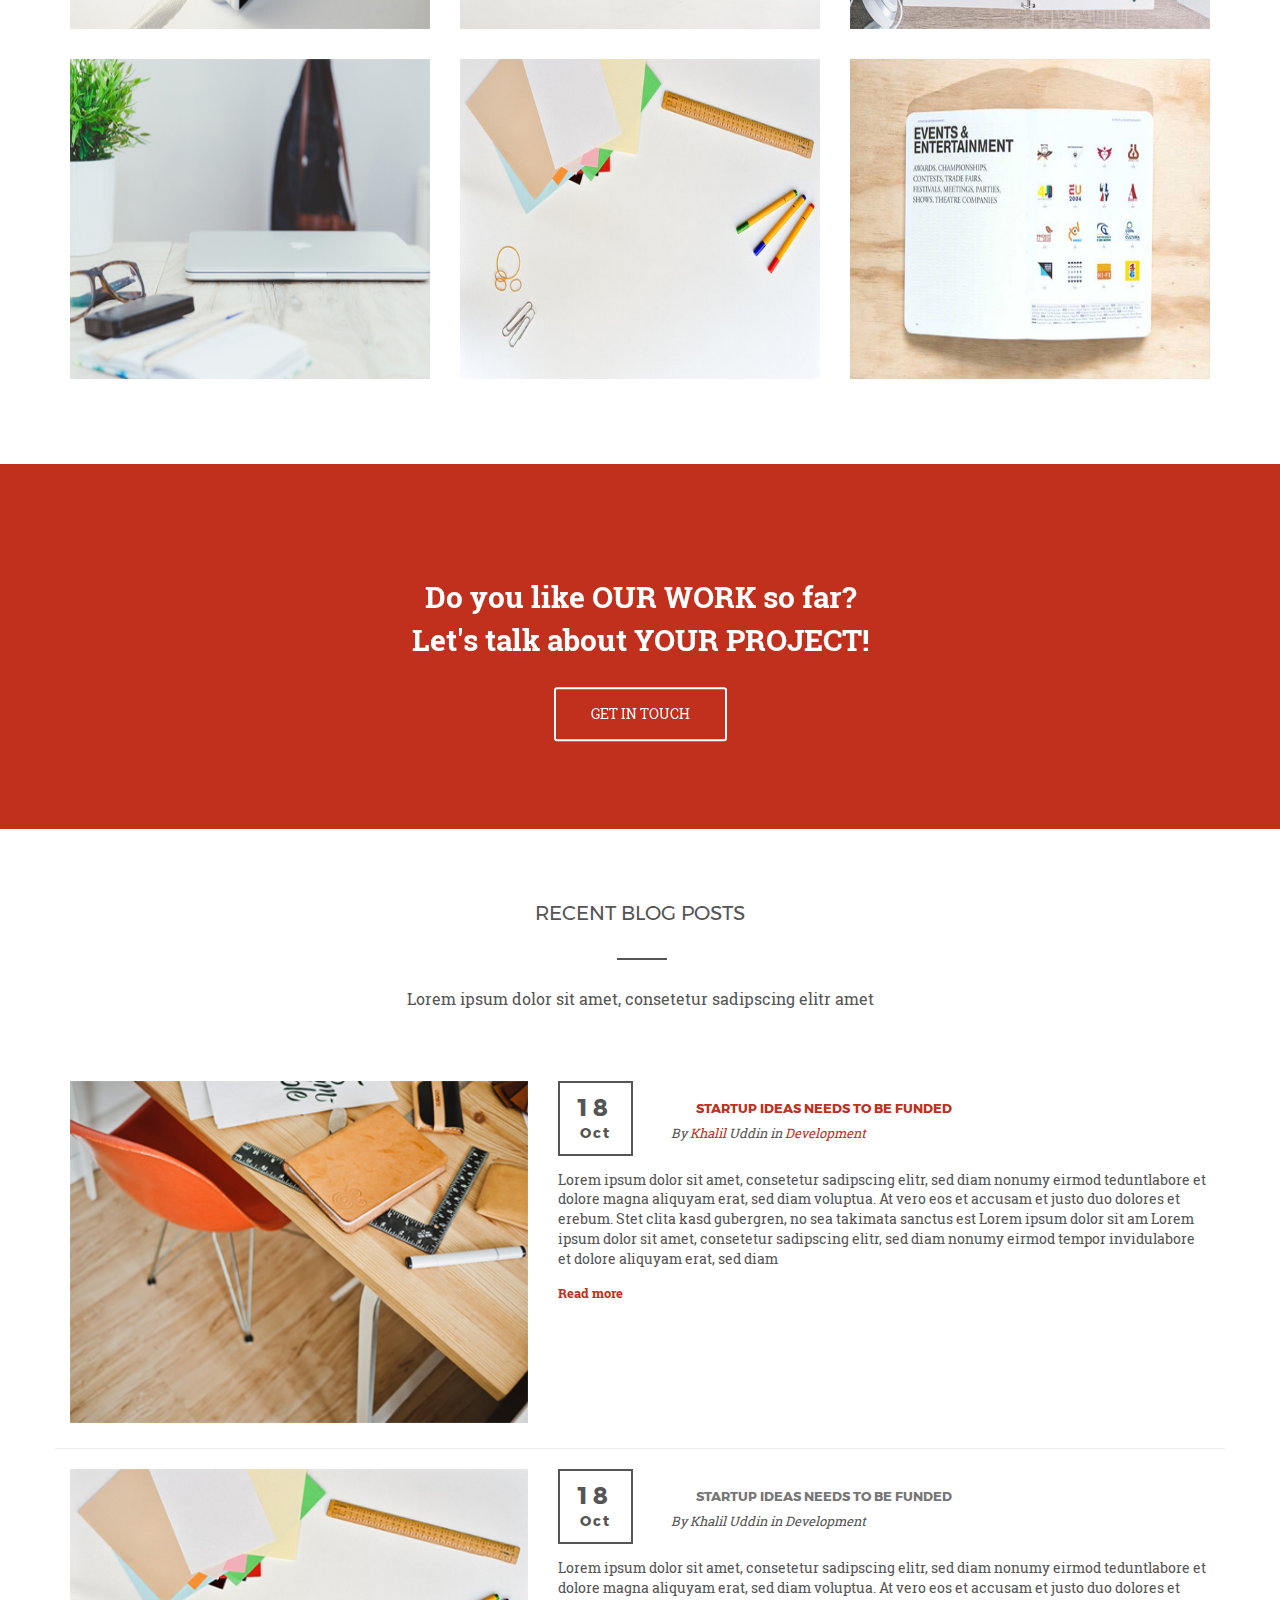
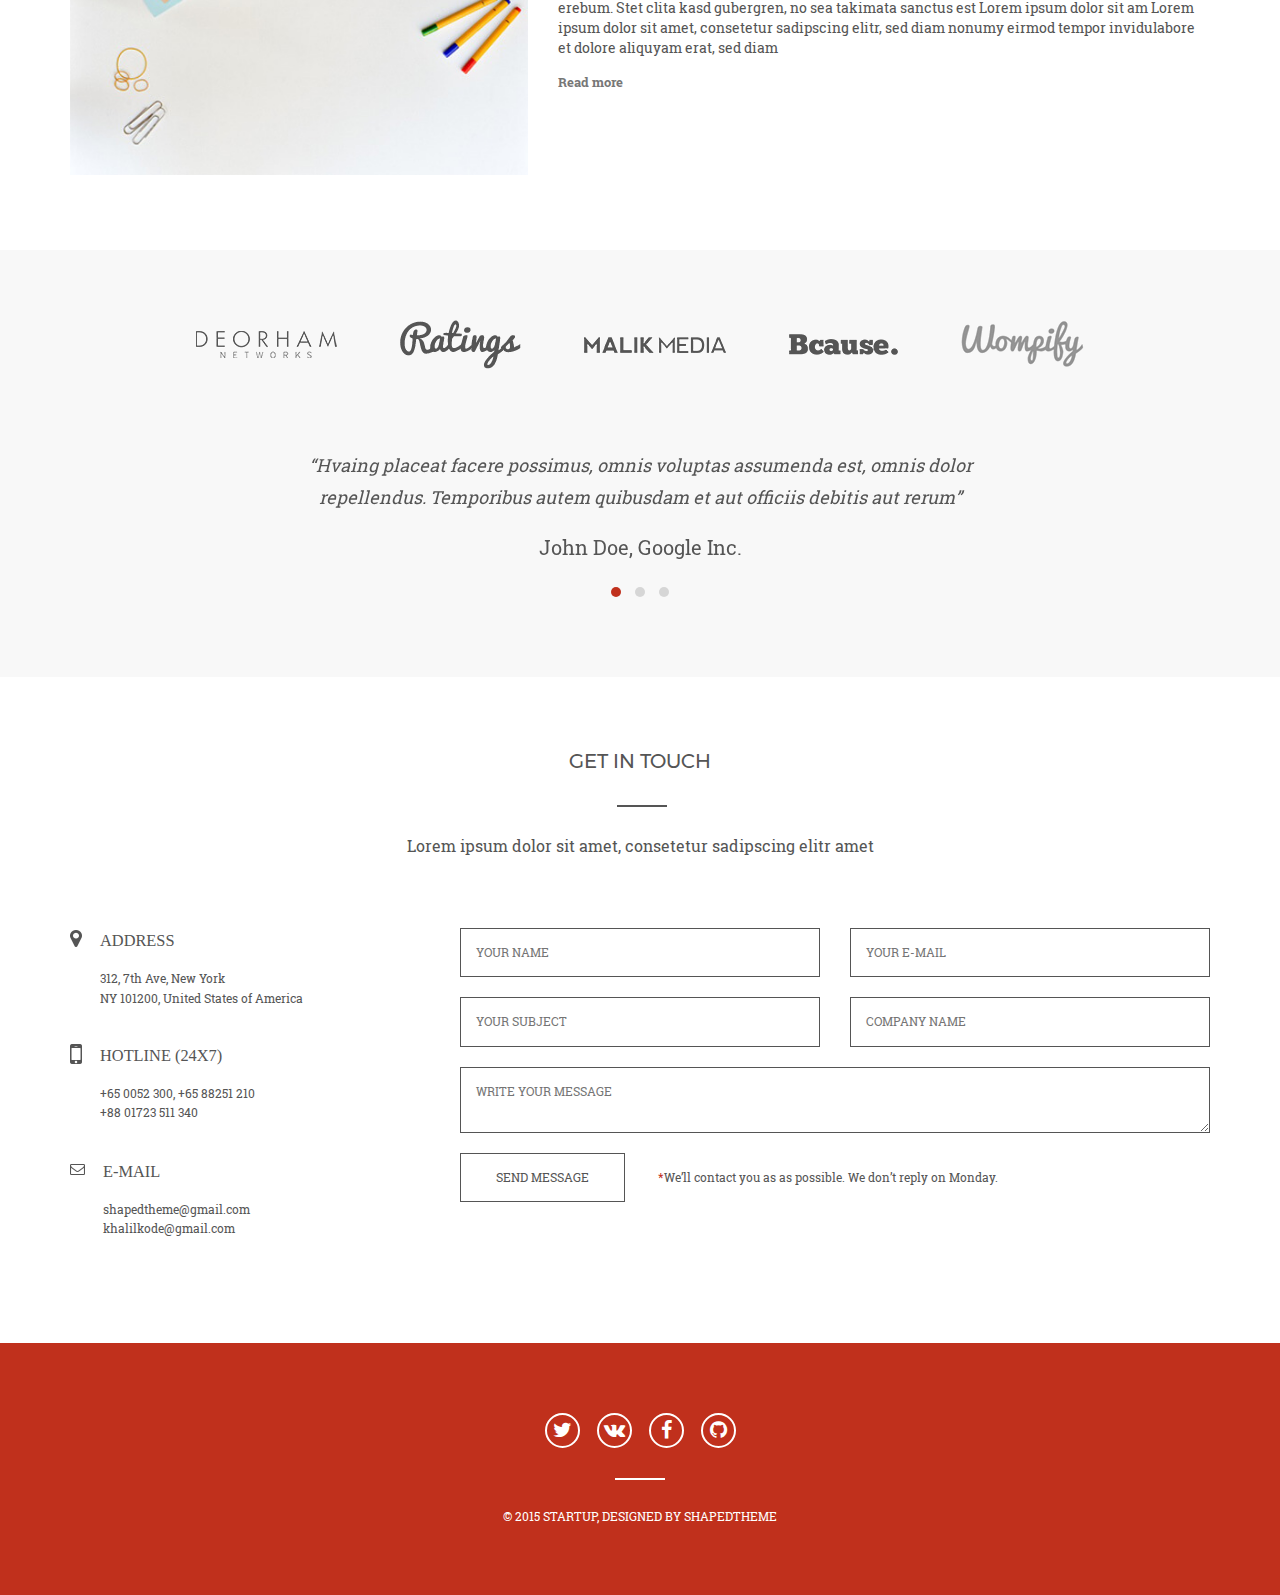
<file: Startup/index.html>
<!DOCTYPE html>
<html lang="en">
	<head>
		<meta charset="utf-8" />
		<title>Startup</title>
		<meta http-equiv="X-UA-Compatible" content="IE=edge" />
		<meta name="viewport" content="width=device-width, initial-scale=1.0" />
		<link rel="stylesheet" href="libs/font-awesome/css/font-awesome.min.css" />
		<link rel="stylesheet" href="libs/bootstrap/bootstrap-grid.min.css" />
		<link rel="stylesheet" href="libs/linea/styles.css" />
		<link rel="stylesheet" href="libs/animate/animate.min.css" />
		<link rel="stylesheet" href="libs/owl/assets/owl.carousel.css" />
		<link rel="stylesheet" href="libs/owl/assets/owl.theme.default.css" />
		<link rel="stylesheet" href="css/fonts.css" />
		<link rel="stylesheet" href="css/main.css" />
		<link rel="stylesheet" href="css/media.css" />
	</head>
	<body>

		<div class="loader">
			<div class="loader_inner"></div>
		</div>

		<header id="home" class="main_head" data-parallax="scroll" data-image-src="img/bg.jpg" data-z-index="1">
			<div class="container">
				<div class="row">
						<div class="col-md-4 col-sm-2">
							<div class="logo">Startup</div>
						</div>
						<div class="col-md-8 col-sm-10">
							<nav class="navbar">
								<ul>
									<li><a href="#home">Home</a></li>
									<li><a href="#services">Services</a></li>
									<li><a href="#about">About</a></li>
									<li><a href="#works">Works</a></li>
									<li><a href="#blog">Blog</a></li>
									<li><a href="#clients">Clients</a></li>
									<li><a href="#contact">Contact</a></li>
								</ul>
							</nav>
							<button class="toggle_mnu">
								<span class="sandwich">
									<span class="sw-topper"></span>
									<span class="sw-bottom"></span>
									<span class="sw-footer"></span>
								</span>
							</button>
							<nav class="mnu">
								<ul>
									<li><a href="#home">Home</a></li>
									<li><a href="#services">Services</a></li>
									<li><a href="#about">About</a></li>
									<li><a href="#works">Works</a></li>
									<li><a href="#blog">Blog</a></li>
									<li><a href="#clients">Clients</a></li>
									<li><a href="#contact">Contact</a></li>
								</ul>
							</nav>
						</div>
				</div>
			</div>
			<div class="top_caption">
				<div class="top_text">
					<h1>Welcome to STARTUP</h1>
					<p>Your Favourite Creative Agency Template</p>
					<a href="#services" class="btn">Get Started</a>
				</div>
			</div>
		</header>

		<section id="services" class="services">
			<div class="section_header">
				<h2>Services</h2>
				<div class="s_descr_wrap">
					<div class="s_descr">We offer ipsum dolor sit amet, consetetur sadipscing elitr amet</div>
				</div>
			</div>
			<div class="service_content">
				<div class="container">
					<div class="row">
						<div class="col-md-4 col-sm-4 col-xs-12">
							<div class="s_icon typ_ic"></div>
							<h3>Clean Typography</h3>
							<p>Lorem ipsum dolor sit amet, consectetur adipisicing elit. Minima maxime quam architecto quo inventore harum ex magni, dicta impedit. Lorem ipsum.</p>
						</div>
						<div class="col-md-4 col-sm-4 col-xs-12">
							<div class="s_icon code_ic"></div>
							<h3>Rock Solid Code</h3>
							<p>Lorem ipsum dolor sit amet, consectetur adipisicing elit. Minima maxime quam architecto quo inventore harum ex magni, dicta impedit. Lorem ipsum.</p>
						</div>
						<div class="col-md-4 col-sm-4 col-xs-12">
							<div class="s_icon sup_ic"></div>
							<h3>Expert Support</h3>
							<p>Lorem ipsum dolor sit amet, consectetur adipisicing elit. Minima maxime quam architecto quo inventore harum ex magni, dicta impedit. Lorem ipsum.</p>
						</div>
					</div>
				</div>
			</div>
		</section>

		<section id="about" class="about">
			<div class="section_header">
				<h2>About us</h2>
				<div class="s_descr_wrap">
					<div class="s_descr">Lorem ipsum dolor sit amet, consetetur sadipscing elitr amet</div>
				</div>
			</div>
			<div class="section_content">
				<div class="container">
					<div class="about_descr">
						<div class="row">
							<div class="col-md-6 col-sm-6 col-xs-12">
								<p>Lorem ipsum dolor sit amet, consetetur sadipscing elitr, sediam nonumy eirmod tempor invidunt ut labore et dolore aliquyam erat, sed diam voluptua. At vero eos et accusam et justo dolores et ea rebum. Stet clita kasd gubergren, no sea takimata sanctus est Lorem ipsum dolor sit amet. Lorem ipsum dolor et dolore aliquyam erat. Lorem ipsum dolor sit amet. Lorem ipsum eat.</p>
							</div>
							<div class="col-md-6 col-sm-6 col-xs-12">
								<p>Lorem ipsum dolor sit amet, consetetur sadipscing elitr, sediam nonumy eirtempor invidunt ut labore et dolore aliquyam erat, sed diam voluptua. At vero eos eaccusam et justo dolores et ea rebum. Stet clita kasd gubergren, no sea takimata sanctus est Lorem ipsum dolor sit amet. Lorem ipsum dolor et dolore aliquyam erat. Loreipsum dolor sit amet. Lorem ipsum dolor et.</p>
							</div>
						</div>
					</div>
					<div class="slidewrapper">
						<div class="row">
							<div class="col-md-12">
								<div class="carousel-team">
									<div class="rewview">
											<div class="image_wrap">
												<img src="img/team/team_1.jpg" alt="Alt" />
												<div class="team_item_cont">
													<div class="team_social">
														<ul>
															<li><a href="#" target=_blank><i class="fa fa-facebook"></i></a></li>
															<li><a href="#" target=_blank><i class="fa fa-twitter"></i></a></li>
															<li><a href="#" target=_blank><i class="fa fa-google-plus"></i></a></li>
															<li><a href="#" target=_blank><i class="fa fa-instagram"></i></a></li>
														</ul>
													</div>
												</div>
											</div>
										<div class="team_description">
											<h4>Md. Khalil Uddin</h4>
											Head of Ideas
										</div>
									</div>
									<div class="rewview">
										<div class="image_wrap">
											<img src="img/team/team_2.jpg" alt="Alt" />
											<div class="team_item_cont">
												<div class="team_social">
													<ul>
														<li><a href="#" target=_blank><i class="fa fa-facebook"></i></a></li>
														<li><a href="#" target=_blank><i class="fa fa-twitter"></i></a></li>
														<li><a href="#" target=_blank><i class="fa fa-google-plus"></i></a></li>
														<li><a href="#" target=_blank><i class="fa fa-instagram"></i></a></li>
													</ul>
												</div>
											</div>
										</div>
										<div class="team_description">
											<h4>Rubel Miah</h4>
											Lead WordPress Developer
										</div>
									</div>
									<div class="rewview">
										<div class="image_wrap">
											<img src="img/team/team_3.jpg" alt="Alt" />
											<div class="team_item_cont">
												<div class="team_social">
													<ul>
														<li><a href="#" target=_blank><i class="fa fa-facebook"></i></a></li>
														<li><a href="#" target=_blank><i class="fa fa-twitter"></i></a></li>
														<li><a href="#" target=_blank><i class="fa fa-google-plus"></i></a></li>
														<li><a href="#" target=_blank><i class="fa fa-instagram"></i></a></li>
													</ul>
												</div>
											</div>
										</div>
										<div class="team_description">
											<h4>Shamim Mia</h4>
											Sr. Web Developer
										</div>
									</div>
									<div class="rewview">
										<div class="image_wrap">
											<img src="img/team/team_4.jpg" alt="Alt" />
											<div class="team_item_cont">
												<div class="team_social">
													<ul>
														<li><a href="#" target=_blank><i class="fa fa-facebook"></i></a></li>
														<li><a href="#" target=_blank><i class="fa fa-twitter"></i></a></li>
														<li><a href="#" target=_blank><i class="fa fa-google-plus"></i></a></li>
														<li><a href="#" target=_blank><i class="fa fa-instagram"></i></a></li>
													</ul>
												</div>
											</div>
										</div>
										<div class="team_description">
											<h4>John Doe</h4>
											Front-end Developer
										</div>
									</div>
								</div>
							</div>
						</div>
					</div>
				</div>
			</div>
		</section>

		<section id="works" class="works">
			<div class="section_header">
				<h2>Latest works</h2>
				<div class="s_descr_wrap">
					<div class="s_descr"></div>
				</div>
			</div>
			<div class="section_content">
				<div class="container">
					<div class="row">
						<div class="filter_div controls">
							<ul>
								<li class="filter active" data-filter="all">All</li>
								<li class="filter" data-filter=".category_1">Branding</li>
								<li class="filter" data-filter=".category_2">Design</li>
								<li class="filter" data-filter=".category_3">Development</li>
								<li class="filter" data-filter=".category_4">Strategy</li>
							</ul>
						</div>
						<div id="works_grid">
							<div class="mix col-md-4 col-sm-6 col-xs-6 works_item category_1">
								<img src="img/works/work_1.jpg" alt="Alt" />
								<div class="port_item_cont">
									<h3>Hair Dresser</h3>
									<p>Branding</p>
									<a href="#">View <span>&rsaquo;</span></a>
								</div>
							</div>
							<div class="mix col-md-4 col-sm-6 col-xs-6 works_item category_3"><img src="img/works/work_2.jpg" alt="Alt" />
								<div class="port_item_cont">
									<h3>Hair Dresser</h3>
									<p>Branding</p>
									<a href="#">View <span>&rsaquo;</span></a>
								</div>
							</div>
							<div class="mix col-md-4 col-sm-6 col-xs-6 works_item category_2"><img src="img/works/work_3.jpg" alt="Alt" />
								<div class="port_item_cont">
									<h3>Hair Dresser</h3>
									<p>Branding</p>
									<a href="#">View <span>&rsaquo;</span></a>
								</div>
							</div>
							<div class="mix col-md-4 col-sm-6 col-xs-6 works_item category_4"><img src="img/works/work_4.jpg" alt="Alt" />
								<div class="port_item_cont">
									<h3>Hair Dresser</h3>
									<p>Branding</p>
									<a href="#">View <span>&rsaquo;</span></a>
								</div>
							</div>
							<div class="mix col-md-4 col-sm-6 col-xs-6 works_item category_2"><img src="img/works/work_5.jpg" alt="Alt" />
								<div class="port_item_cont">
									<h3>Hair Dresser</h3>
									<p>Branding</p>
									<a href="#">View <span>&rsaquo;</span></a>
								</div>
							</div>
							<div class="mix col-md-4 col-sm-6 col-xs-6 works_item category_3"><img src="img/works/work_6.jpg" alt="Alt" />
								<div class="port_item_cont">
									<h3>Hair Dresser</h3>
									<p>Branding</p>
									<a href="#">View <span>&rsaquo;</span></a>
								</div>
							</div>
							<div class="mix col-md-4 col-sm-6 col-xs-6 works_item category_2"><img src="img/works/work_7.jpg" alt="Alt" />
								<div class="port_item_cont">
									<h3>Hair Dresser</h3>
									<p>Branding</p>
									<a href="#">View <span>&rsaquo;</span></a>
								</div>
							</div>
							<div class="mix col-md-4 col-sm-6 col-xs-6 works_item category_4"><img src="img/works/work_8.jpg" alt="Alt" />
								<div class="port_item_cont">
									<h3>Hair Dresser</h3>
									<p>Branding</p>
									<a href="#">View <span>&rsaquo;</span></a>
								</div>
							</div>
							<div class="mix col-md-4 col-sm-6 col-xs-6 works_item category_1"><img src="img/works/work_9.jpg" alt="Alt" />
								<div class="port_item_cont">
									<h3>Hair Dresser</h3>
									<p>Branding</p>
									<a href="#">View <span>&rsaquo;</span></a>
								</div>
							</div>
						</div>
					</div>
				</div>
			</div>
		</section>

		<section id="activity" class="activity" data-parallax="scroll" data-image-src="img/activity_bg.jpg" data-z-index="1">
			<div class="action">
				<h2>Do you like <span>OUR WORK</span> so far? <br>
					Let's talk about <span>YOUR PROJECT!</span></h2>
					<a href="#contact" class="btn">Get in touch</a>
			</div>
		</section>

		<section id="blog" class="blog">
			<div class="section_header">
				<h2>Recent blog posts</h2>
				<div class="s_descr_wrap">
					<div class="s_descr">Lorem ipsum dolor sit amet, consetetur sadipscing elitr amet</div>
				</div>
			</div>
			<div class="section_content">
				<div class="container">
					<div class="row">
						<div class="wrap_post">
							<div class="col-md-5 col-sm-5 col-xs-12">
								<img src="img/post_1.jpg" alt="Alt" />
							</div>
							<div class="col-md-7 col-sm-7 col-xs-12">
								<div class="post_descr">
									<div class="date">
										<p class="day">18</p>
										<p class="month">Oct</p>
									</div>
									<h3><a href="#" class="active">Startup ideas needs to be funded</a></h3>
									<p class="title">By <a href="#" class="active">Khalil</a> Uddin in <a href="#" class="active">Development</a></p>
									<p>Lorem ipsum dolor sit amet, consetetur sadipscing elitr, sed diam nonumy eirmod teduntlabore et dolore magna aliquyam erat, sed diam voluptua. At vero eos et accusam et justo duo dolores et erebum. Stet clita kasd gubergren, no sea takimata sanctus est Lorem ipsum dolor sit am Lorem ipsum dolor sit amet, consetetur sadipscing elitr, sed diam nonumy eirmod tempor invidulabore et dolore aliquyam erat, sed diam</p>
									<a href="#" class="active">Read more</a>
								</div>
							</div>
						</div>
						<hr>
						<div class="wrap_post">
							<div class="col-md-5 col-sm-5 col-xs-12">
								<img src="img/post_2.jpg" alt="Alt" />
							</div>
							<div class="col-md-7 col-sm-7 col-xs-12">
								<div class="post_descr">
									<div class="date">
										<p class="day">18</p>
										<p class="month">Oct</p>
									</div>
									<h3><a href="#">Startup ideas needs to be funded</a></h3>
									<p class="title">By <a href="#">Khalil</a> Uddin in <a href="#">Development</a></p>
									<p>Lorem ipsum dolor sit amet, consetetur sadipscing elitr, sed diam nonumy eirmod teduntlabore et dolore magna aliquyam erat, sed diam voluptua. At vero eos et accusam et justo duo dolores et erebum. Stet clita kasd gubergren, no sea takimata sanctus est Lorem ipsum dolor sit am Lorem ipsum dolor sit amet, consetetur sadipscing elitr, sed diam nonumy eirmod tempor invidulabore et dolore aliquyam erat, sed diam</p>
									<a href="#">Read more</a>
								</div>
							</div>
						</div>
					</div>
				</div>
			</div>
		</section>

		<section id="clients" class="clients">
			<div class="container">
				<div class="row">
					<div class="clients_logo col-md-push-1 col-md-10">
						<a href="#"><img src="img/clients_logo/deorham.png" alt="Alt" /></a>
						<a href="#"><img src="img/clients_logo/ratings.png" alt="Alt" /></a>
						<a href="#"><img src="img/clients_logo/malik.png" alt="Alt" /></a>
						<a href="#"><img src="img/clients_logo/bcause.png" alt="Alt" /></a>
						<a href="#"><img src="img/clients_logo/wompily.png" alt="Alt" /></a>
					</div>
				</div>
				<div class="row">
					<div class="wrap_carousel col-md-8">
						<div class="owl-carousel owl-theme">
							<div class="review_item">
								<q>Hvaing placeat facere possimus, omnis voluptas assumenda est, omnis dolor repellendus. Temporibus autem quibusdam et aut officiis debitis aut rerum</q>
								<p>John Doe, Google Inc.</p>
							</div>
							<div class="review_item">
								<q>Hvaing placeat facere possimus, omnis voluptas assumenda est, omnis dolor repellendus. Temporibus autem quibusdam et aut officiis debitis aut rerum</q>
								<p>Tom Hank, Google Inc.</p>
							</div>
							<div class="review_item">
								<q>Hvaing placeat facere possimus, omnis voluptas assumenda est, omnis dolor repellendus. Temporibus autem quibusdam et aut officiis debitis aut rerum</q>
								<p>Sam Smith, Google Inc.</p>
							</div>
						</div>
					</div>
				</div>
			</div>
		</section>

		<section id="contact" class="contact">
			<div class="section_header">
				<h2>Get in touch</h2>
				<div class="s_descr_wrap">
					<div class="s_descr">Lorem ipsum dolor sit amet, consetetur sadipscing elitr amet</div>
				</div>
			</div>
			<div class="section_content">
				<div class="container">
					<div class="row">
						<div class="wrap_contact col-md-4 col-sm-5 col-xs-12">
							<div class="contact_box">
								<div class="contact_icon">
									<img src="img/sp_contact_1.png" alt="ALt" />
								</div>
								<div class="contact_descr">
									<h3>Address</h3>
									<p>312, 7th Ave, New York<br>
									NY 101200, United States of America</p>
								</div>
							</div>
							<div class="contact_box">
								<div class="contact_icon">
									<img src="img/sp_contact_2.png" alt="ALt" />
								</div>
								<div class="contact_descr">
									<h3>Hotline (24x7)</h3>
									<p>+65 0052 300, +65 88251 210<br>
									+88 01723 511 340</p>
								</div>
							</div>
							<div class="contact_box">
								<div class="contact_icon">
									<img src="img/sp_contact_3.png" alt="ALt" />
								</div>
								<div class="contact_descr">
									<h3>E-mail</h3>
									<p>shapedtheme@gmail.com<br>
									khalilkode@gmail.com</p>
								</div>
							</div>
						</div>
						<div class="col-md-8 col-sm-7 col-xs-12">
							<form action="//formspree.io/andreevna156@gmail.com" class="main_form">
								<div class="row">
									<div class="c_name col-md-6 col-xs-6">
										<label class="form-group">
											<input type="text" name="name" placeholder="Your name" data-validation-required-message="Вы не ввели имя" required="">
										</label>
										<label class="form-group">
											<input type="text" name="subject" placeholder="Your subject" data-validation-required-message="Вы не ввели имя" required="">
										</label>
									</div>
									<div class="c_email col-md-6 col-xs-6">
										<label class="form-group">
											<input type="email" name="email" placeholder="Your E-mail" data-validation-required-message="Вы не ввели имя" required="">
										</label>
										<label class="form-group">
											<input type="text" name="name" placeholder="Company name" data-validation-required-message="Вы не ввели имя" required="">
										</label>
									</div>
									<div class="col-md-12 col-xs-12 btn_wrap">
										<label class="form-group">
											<textarea name="message" placeholder="Write your message" data-validation-required-message="Вы не ввели сообщение" required="" aria-invalid="false"></textarea>
										</label>
										<button>Send message</button>
										<p><span class="footnote_elememt">*</span>We’ll contact you as as possible. We don’t reply on Monday.</p>
									</div>
								</div>
							</form>
						</div>
					</div>
				</div>
			</div>
		</section>

		<footer class="main_footer">
			<div class="container">
				<div class="row">
					<div class="col-md-12">
						<div class="social_wrap">
							<ul>
								<li><a href="#" target=_blank><i class="fa fa-twitter"></i></a></li>
								<li><a href="#" target=_blank><i class="fa fa-vk"></i></a></li>
								<li><a href="#" target=_blank><i class="fa fa-facebook"></i></a></li>
								<li><a href="#" target=_blank><i class="fa fa-github"></i></a></li>
							</ul>
						</div>
						<div class="s_descr_wrap">
							<div class="s_descr">© 2015 Startup, Designed by ShapedTheme</div>
						</div>
					</div>
				</div>
			</div>
		</footer>

		<div class="hidden"></div>
		<!--[if lt IE 9]>
		<script src="libs/html5shiv/es5-shim.min.js"></script>
		<script src="libs/html5shiv/html5shiv.min.js"></script>
		<script src="libs/html5shiv/html5shiv-printshiv.min.js"></script>
		<script src="libs/respond/respond.min.js"></script>
		<![endif]-->

		<script src="libs/jquery/jquery-2.1.3.min.js"></script>
		<script src="libs/parallax/parallax.min.js"></script>
		<script src="libs/mixitup/mixitup.min.js"></script>
		<script src="libs/animate/animate-css.js"></script>
		<script src="libs/scroll2id/PageScroll2id.min.js"></script>
		<script src="libs/jqBootstrapValidation/jqBootstrapValidation.js"></script>
		<script src="libs/owl/owl.carousel.min.js"></script>
		<script src="js/common.js"></script>

	</body>
</html>
</file>
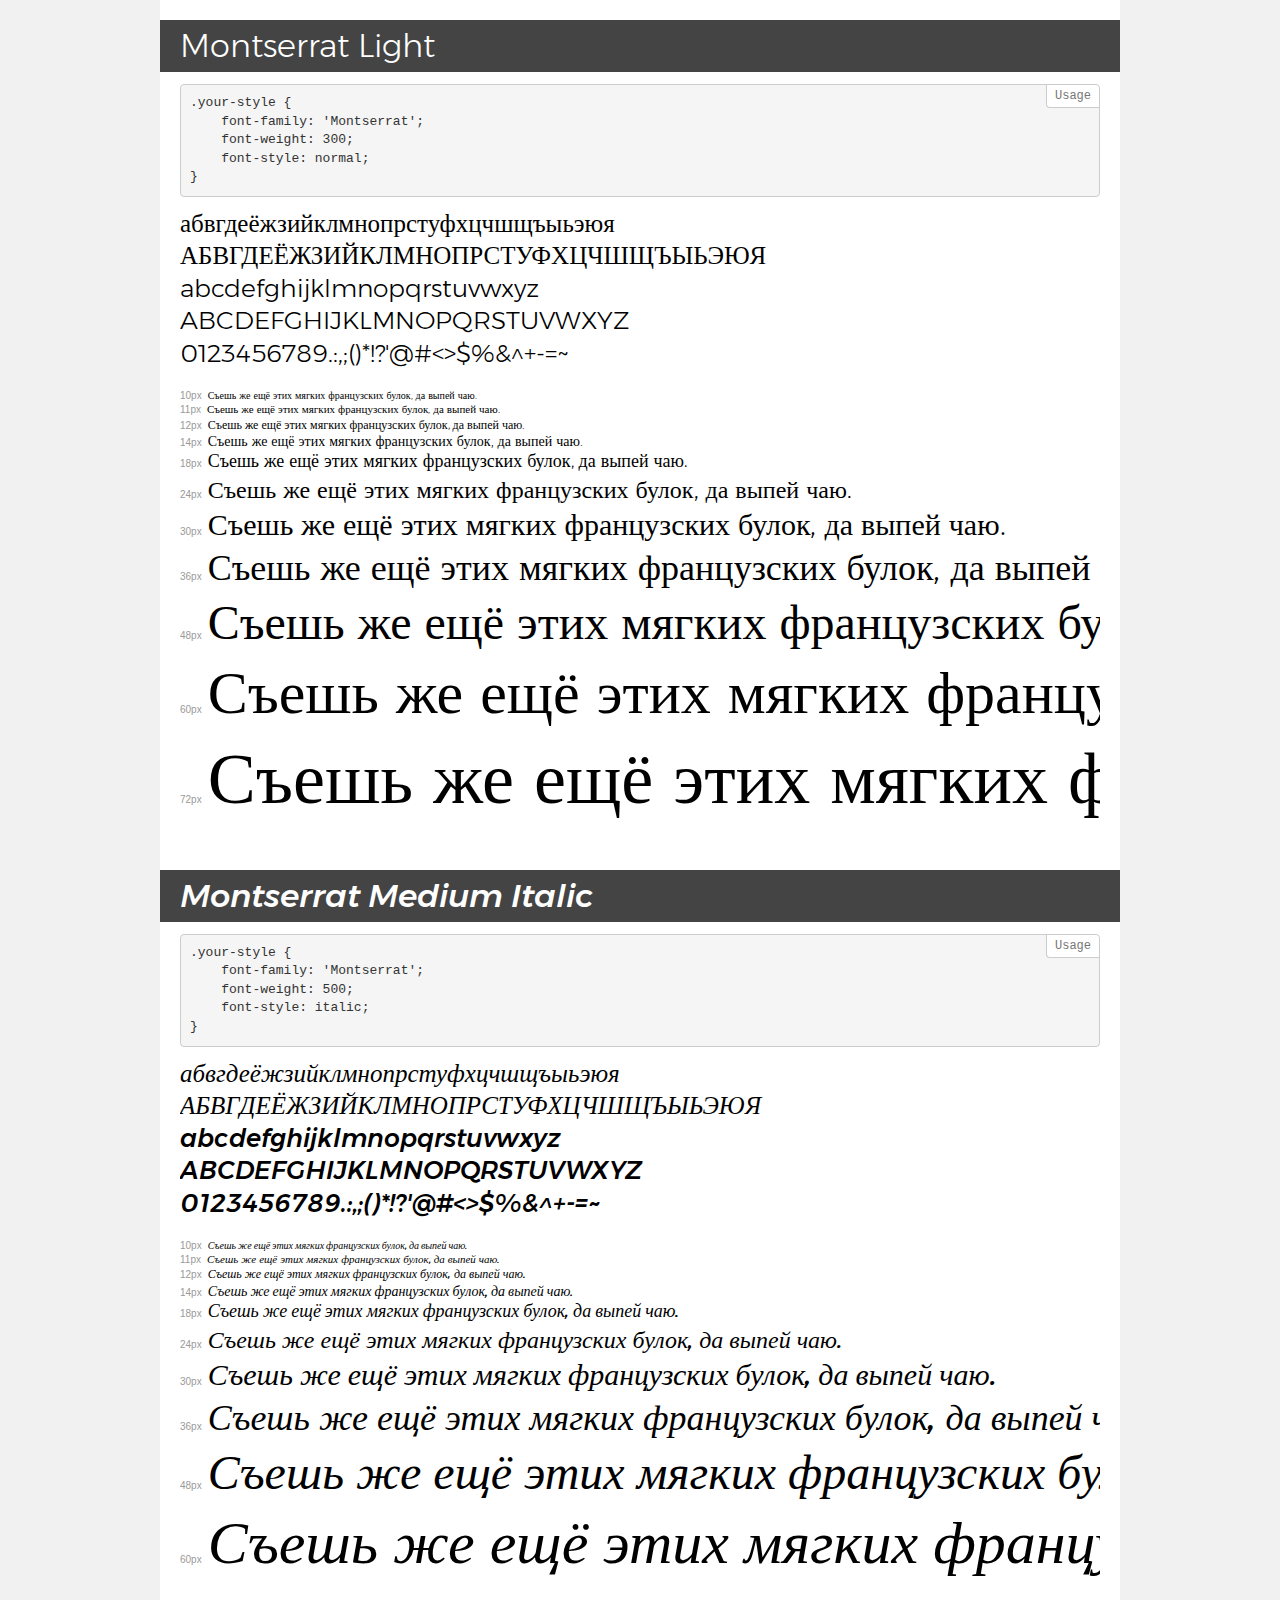
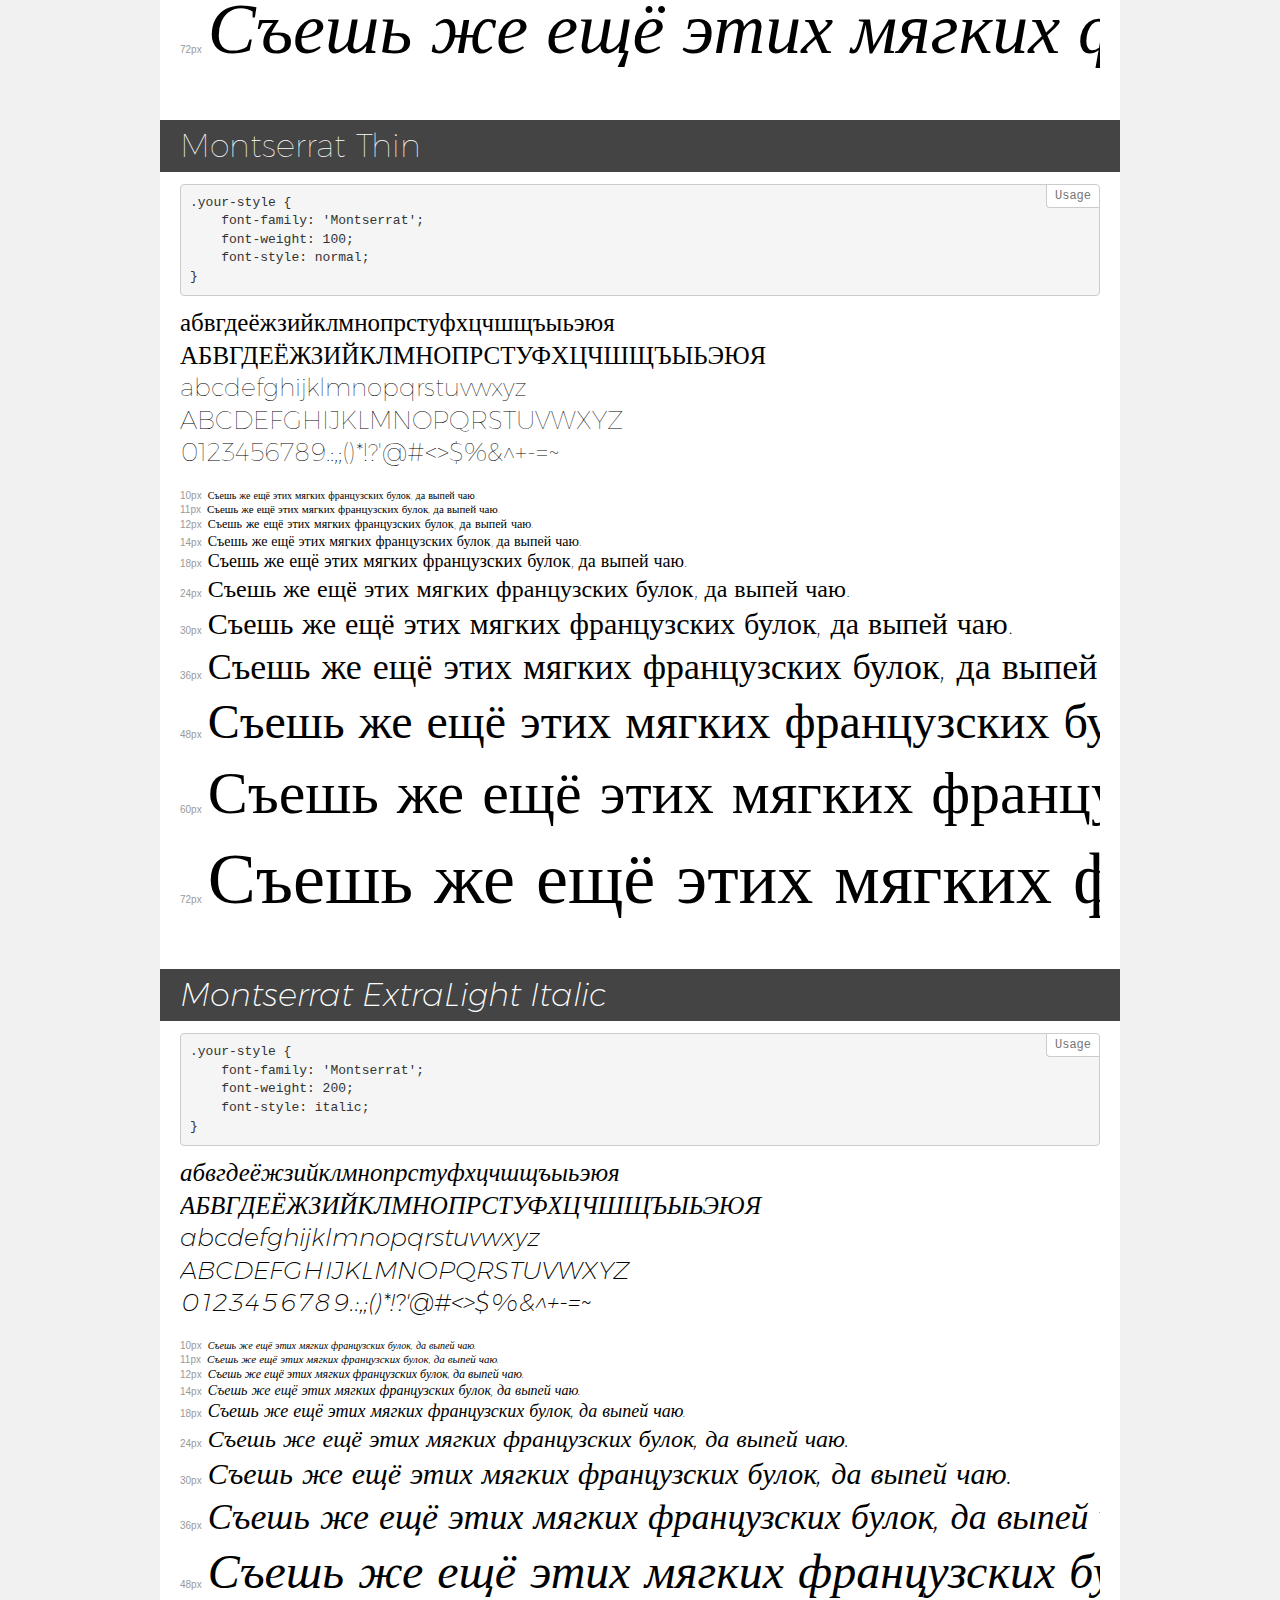
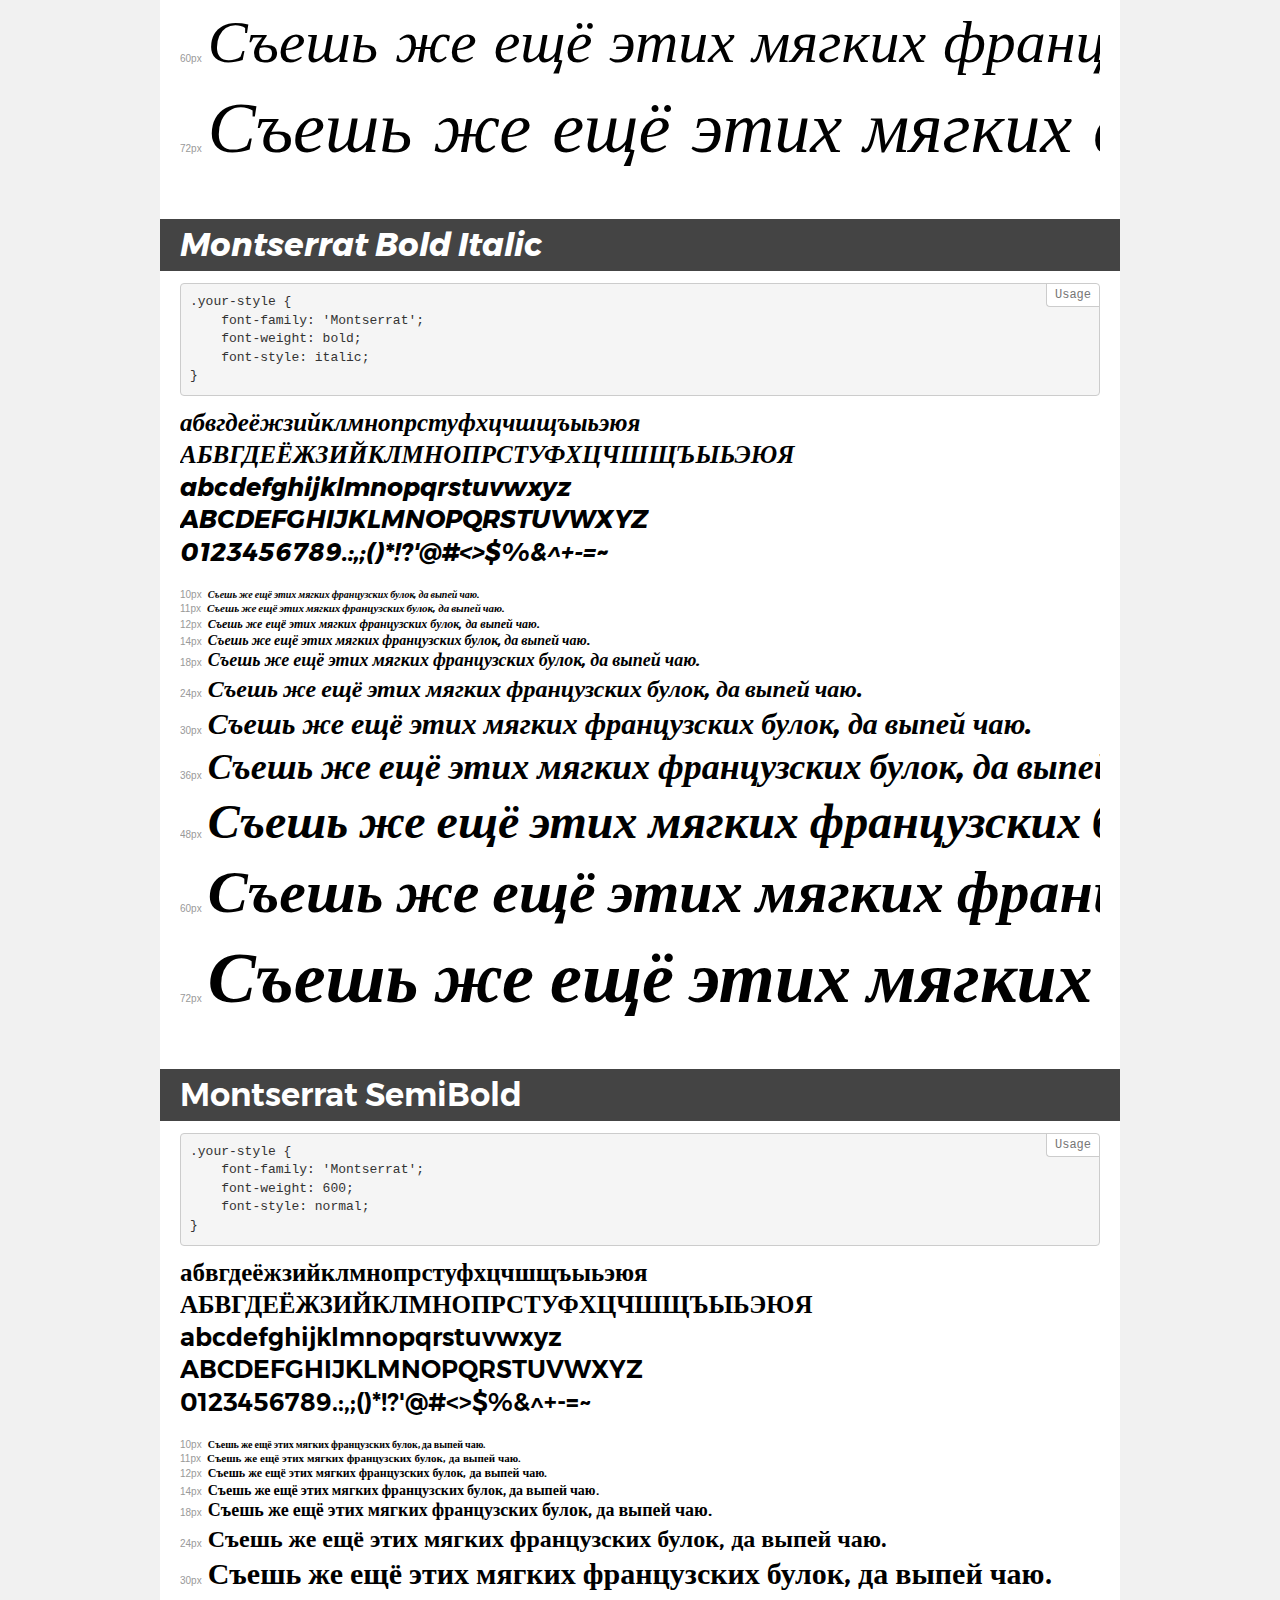
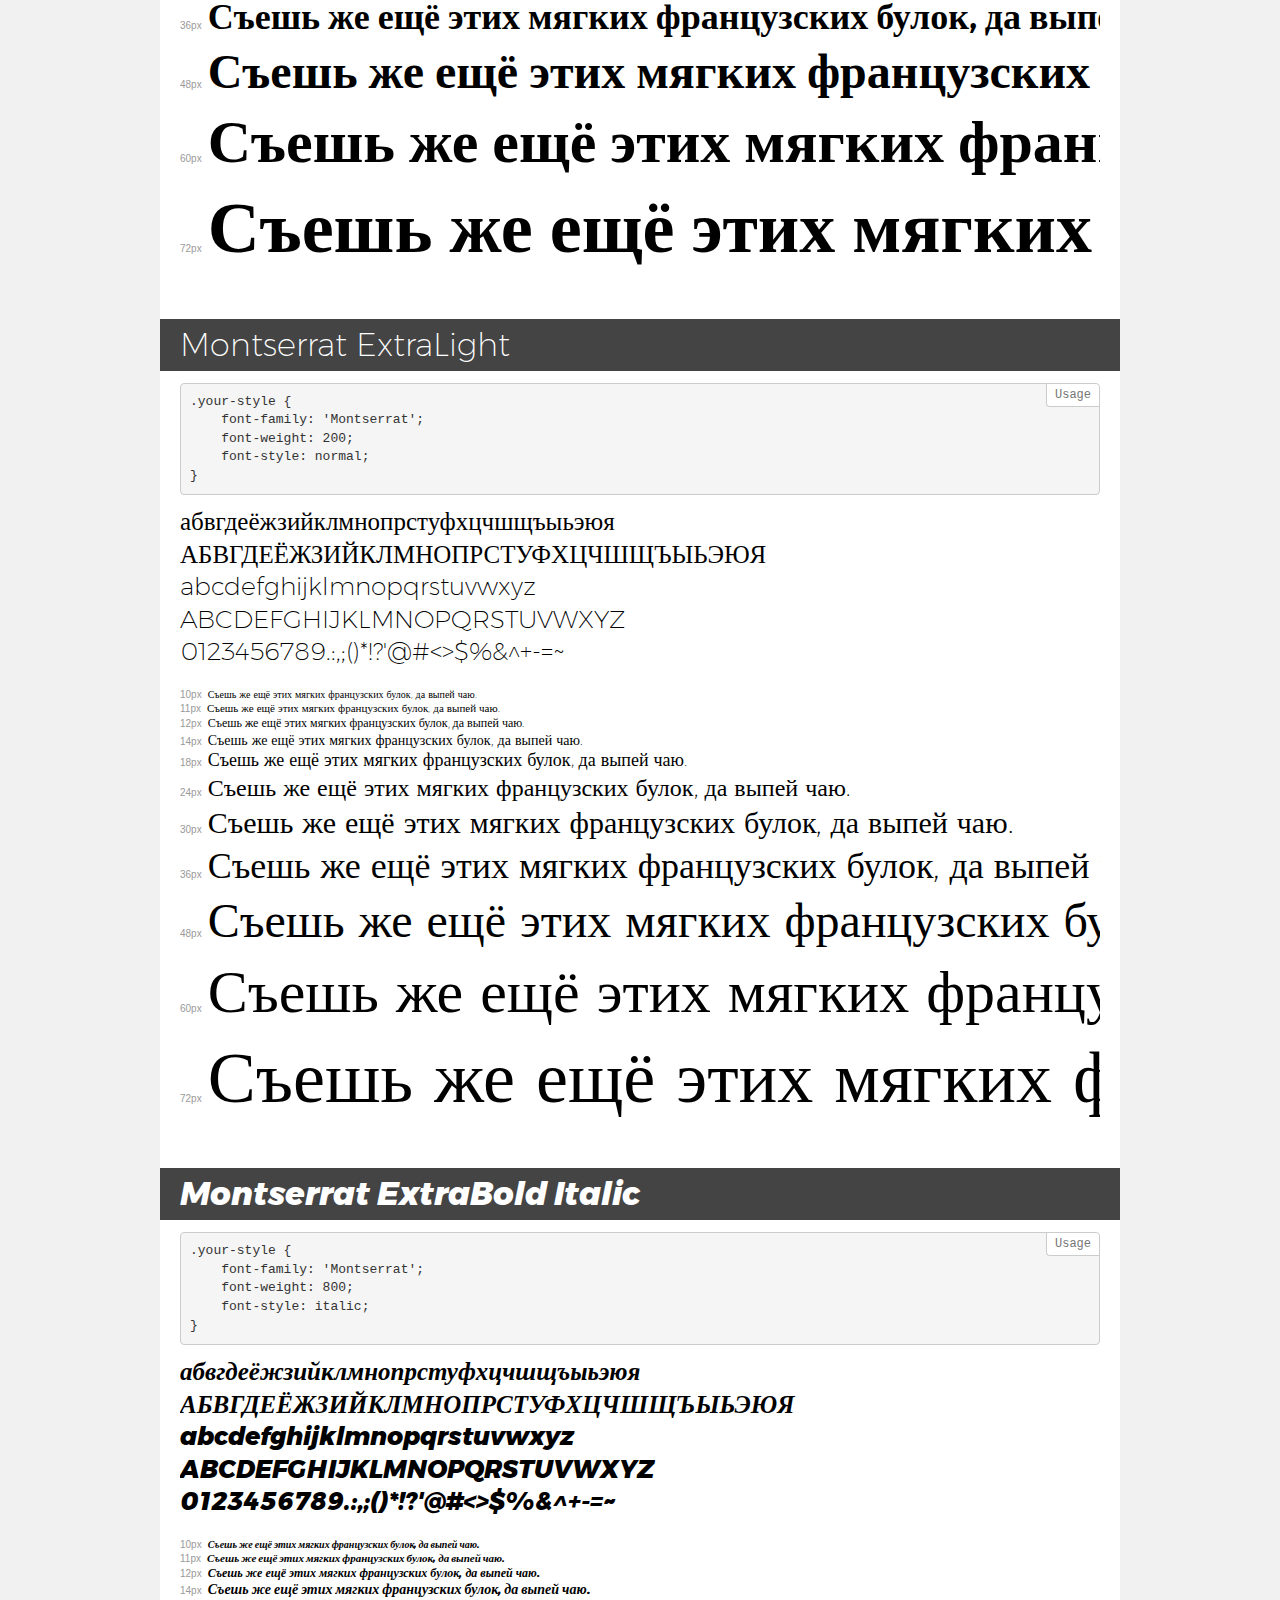
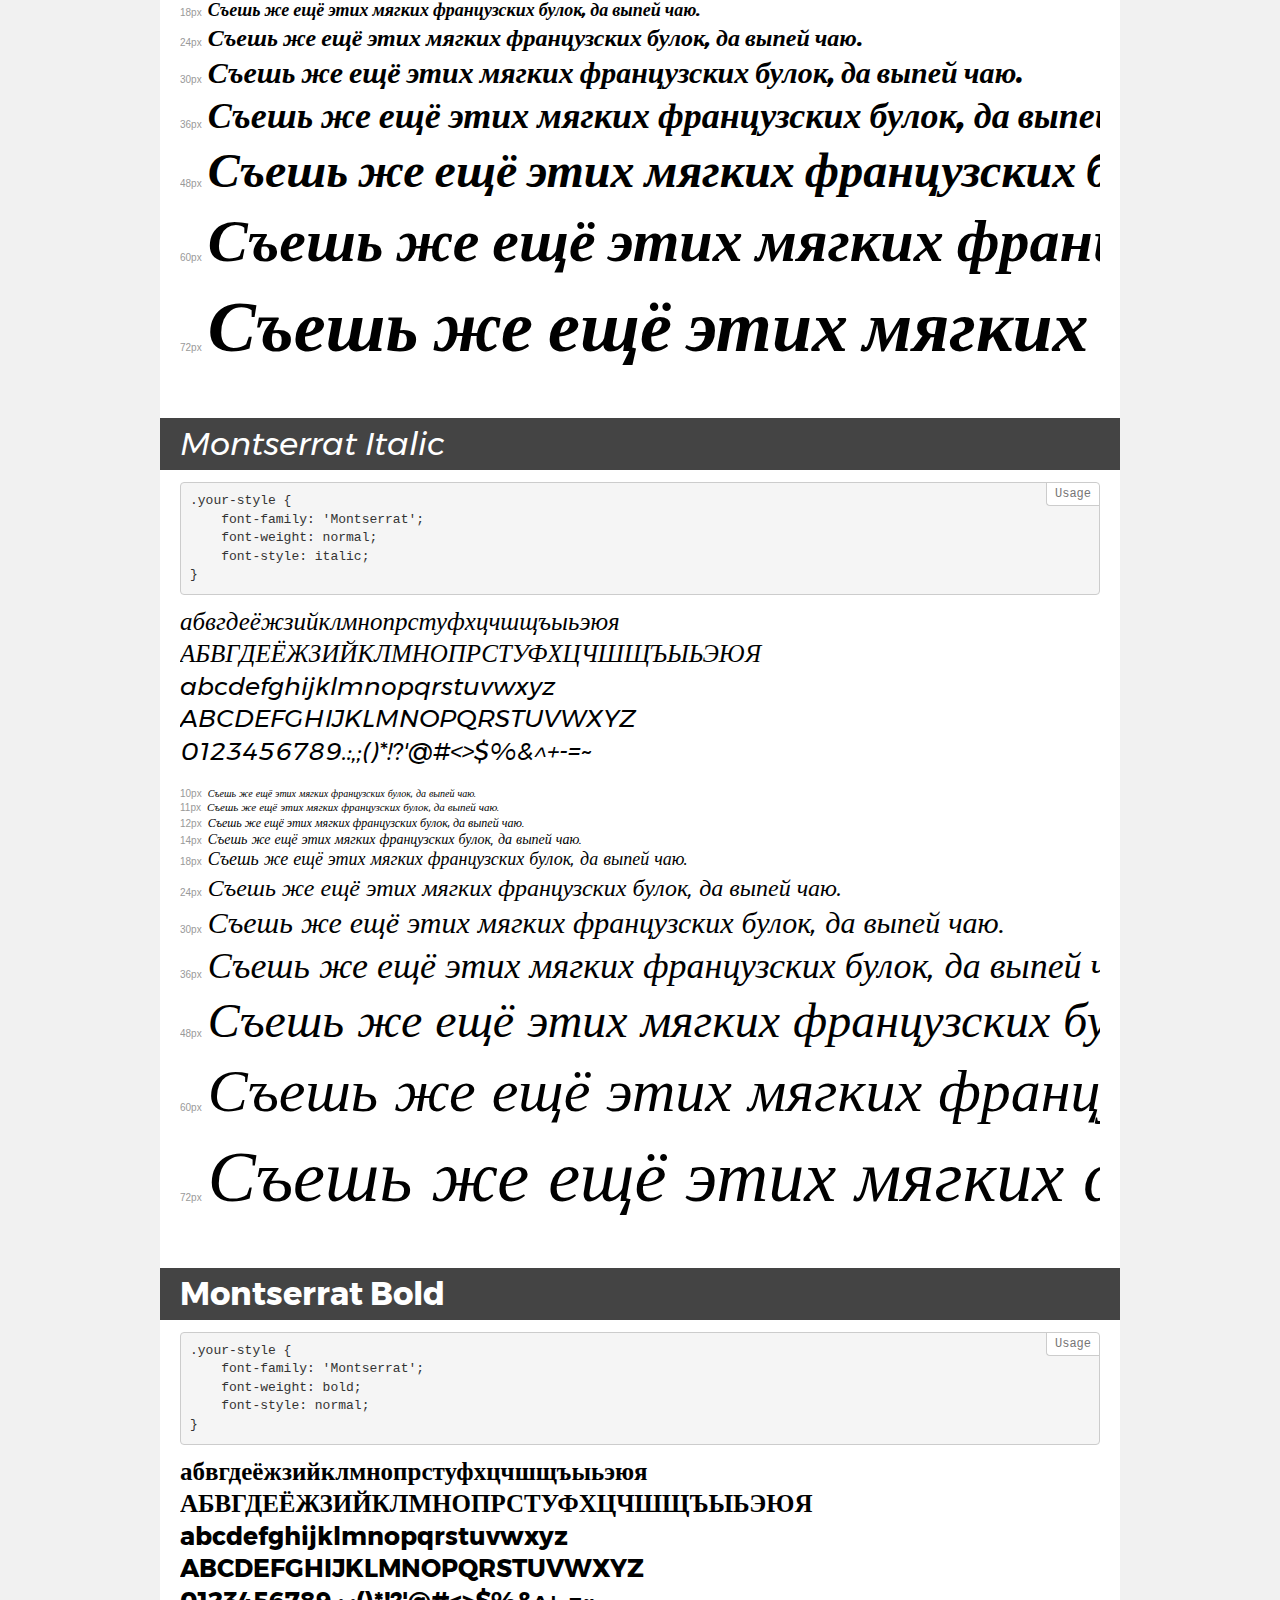
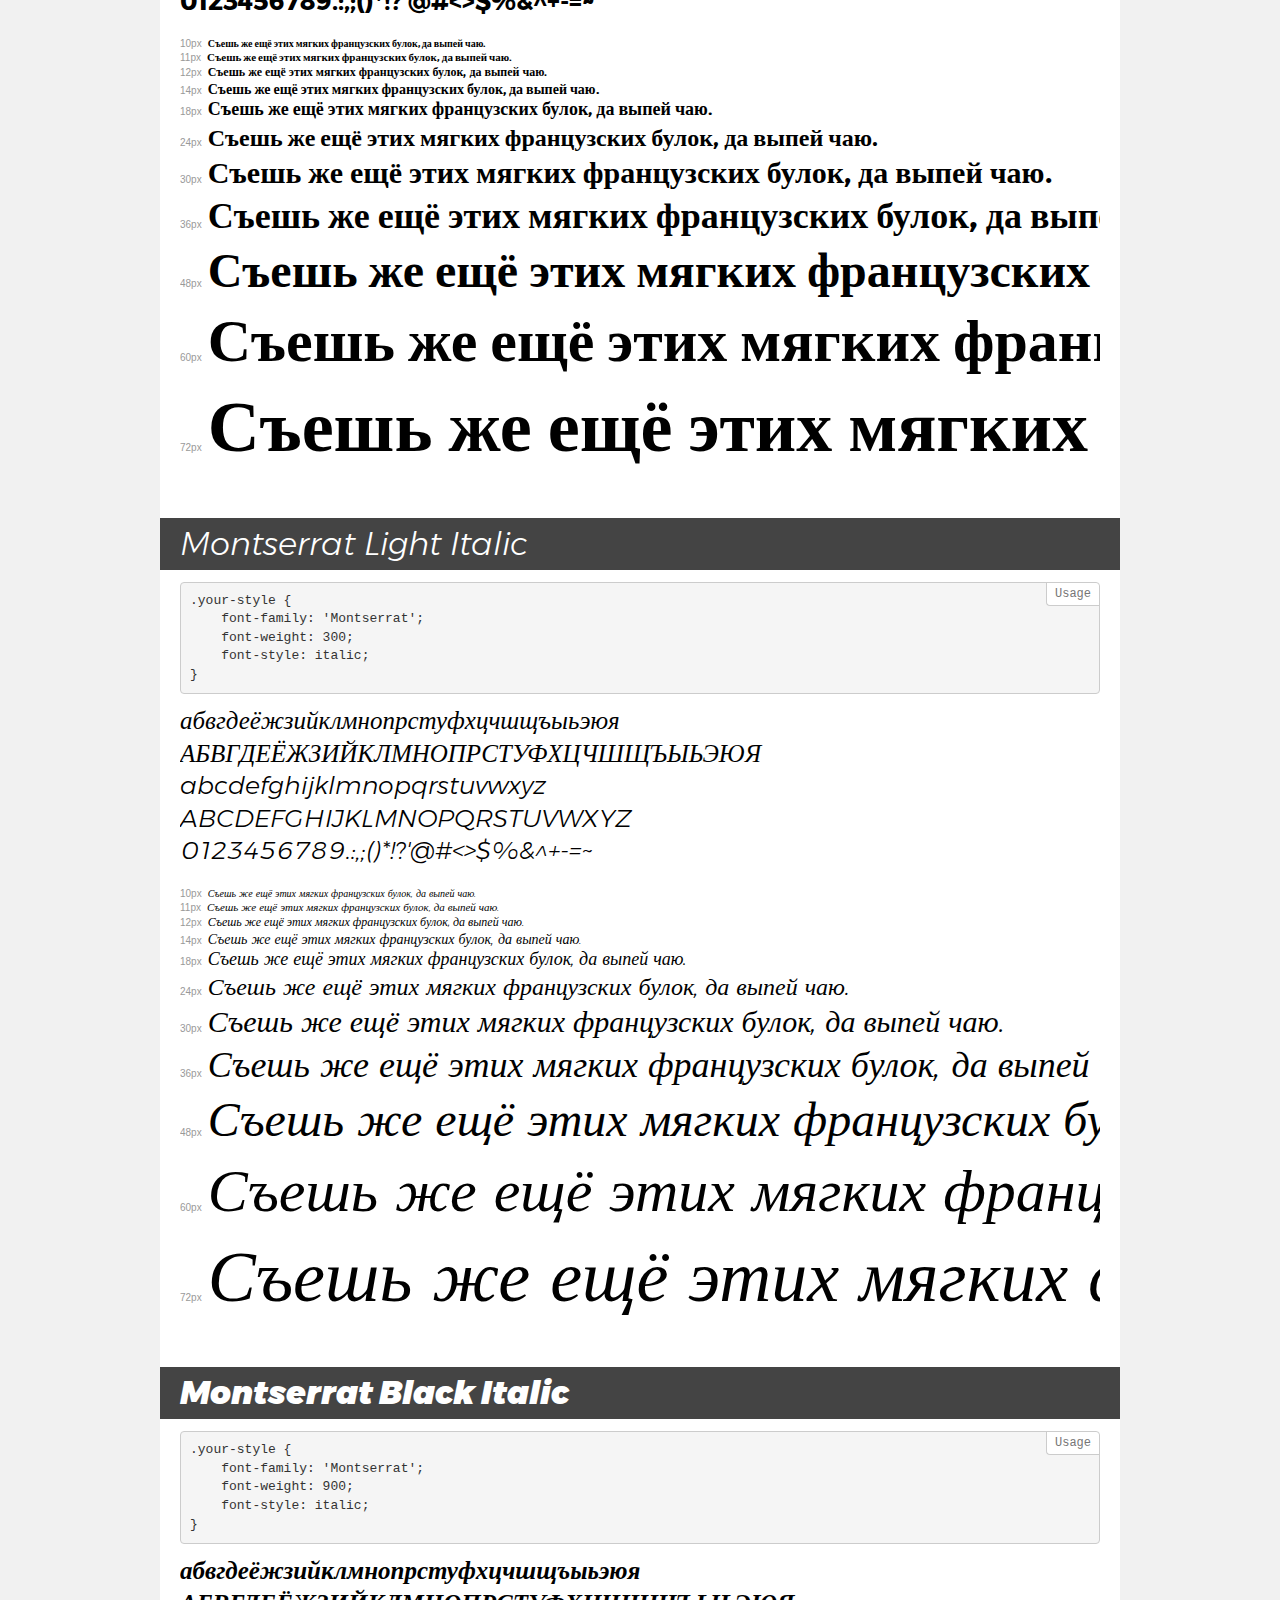
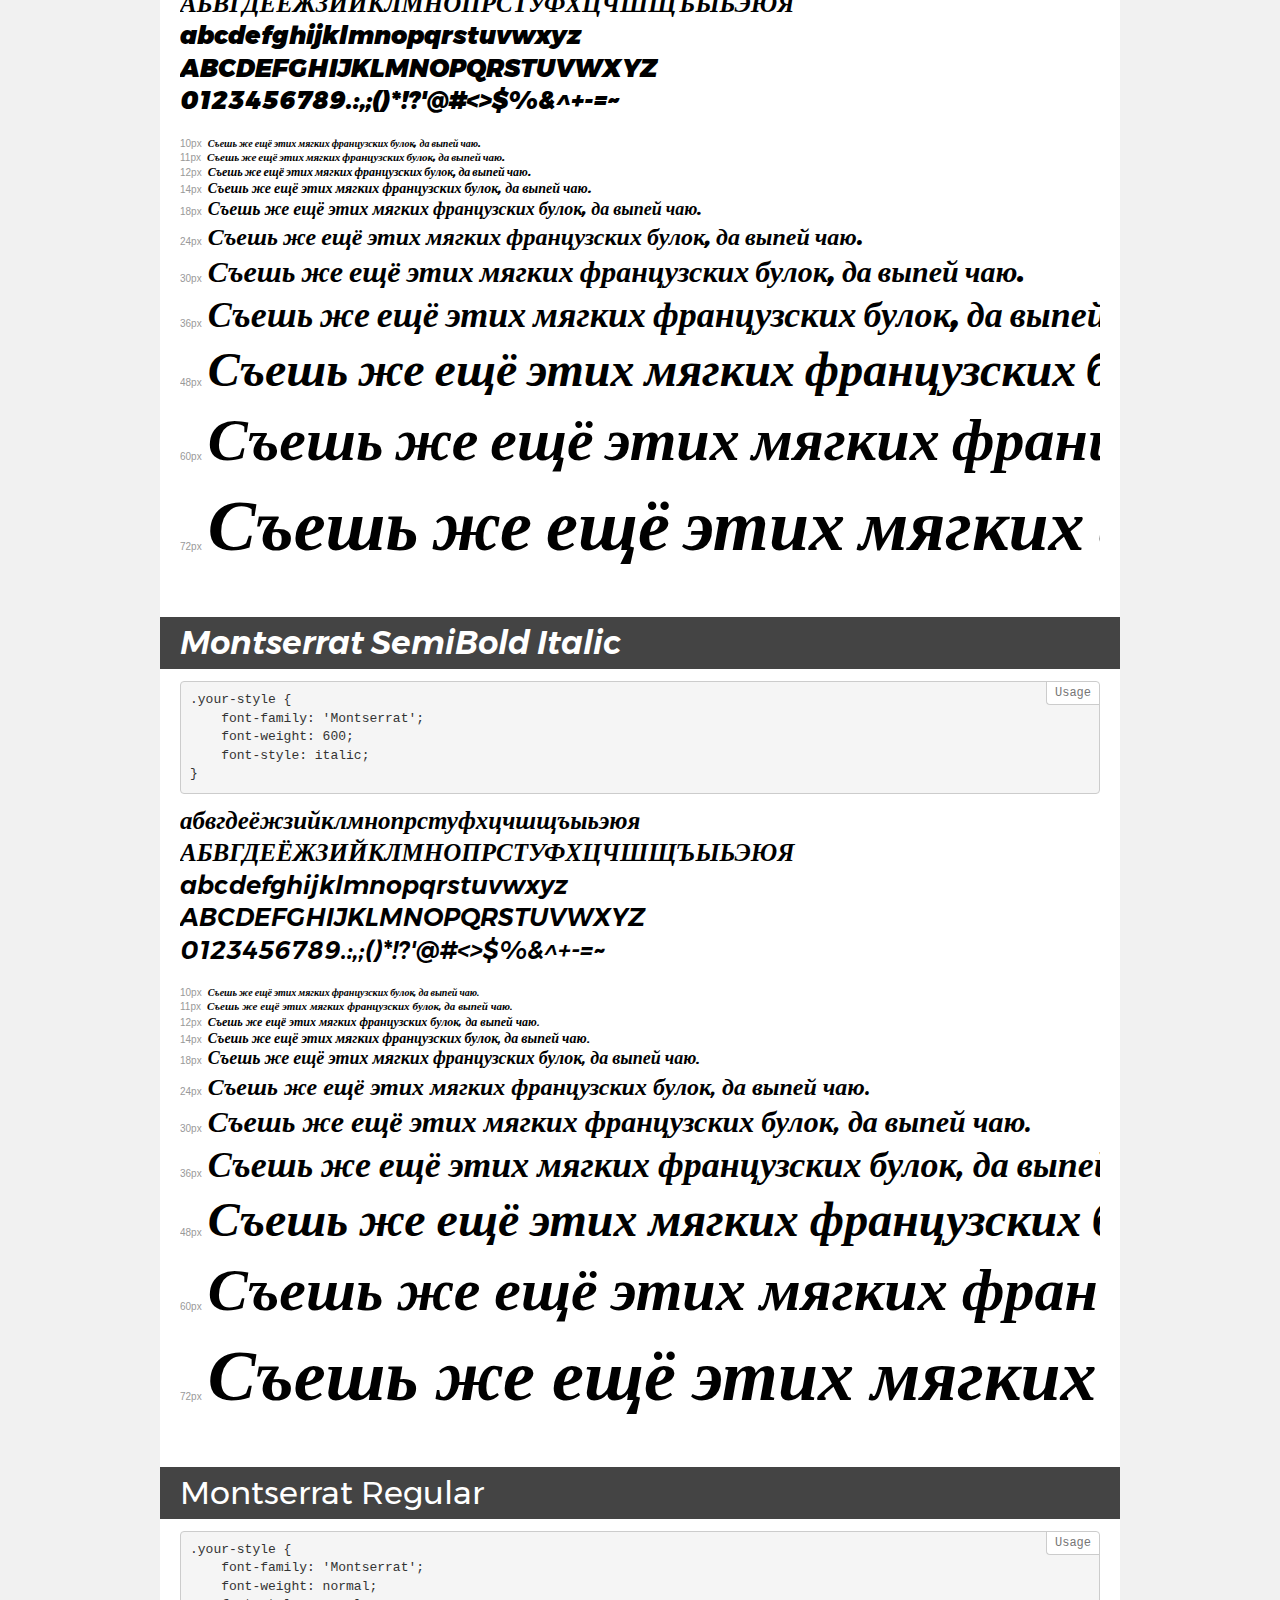
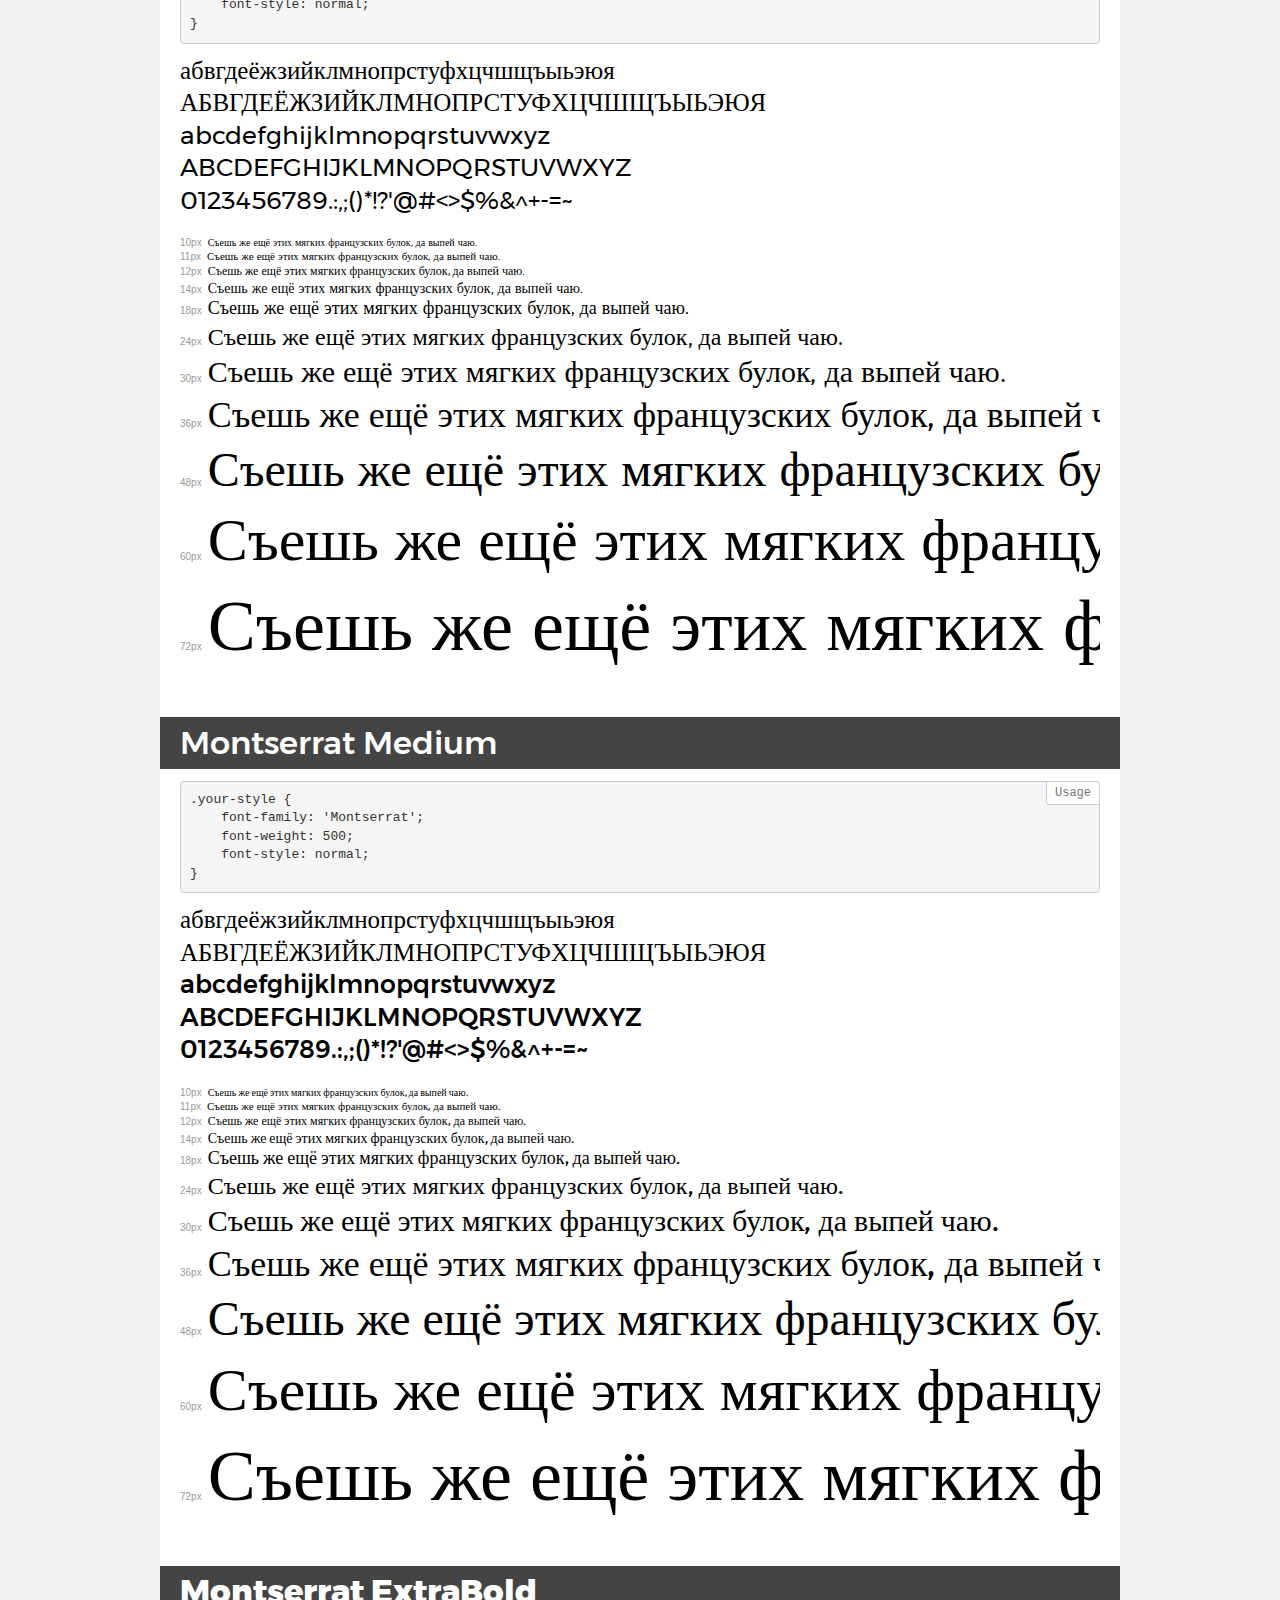
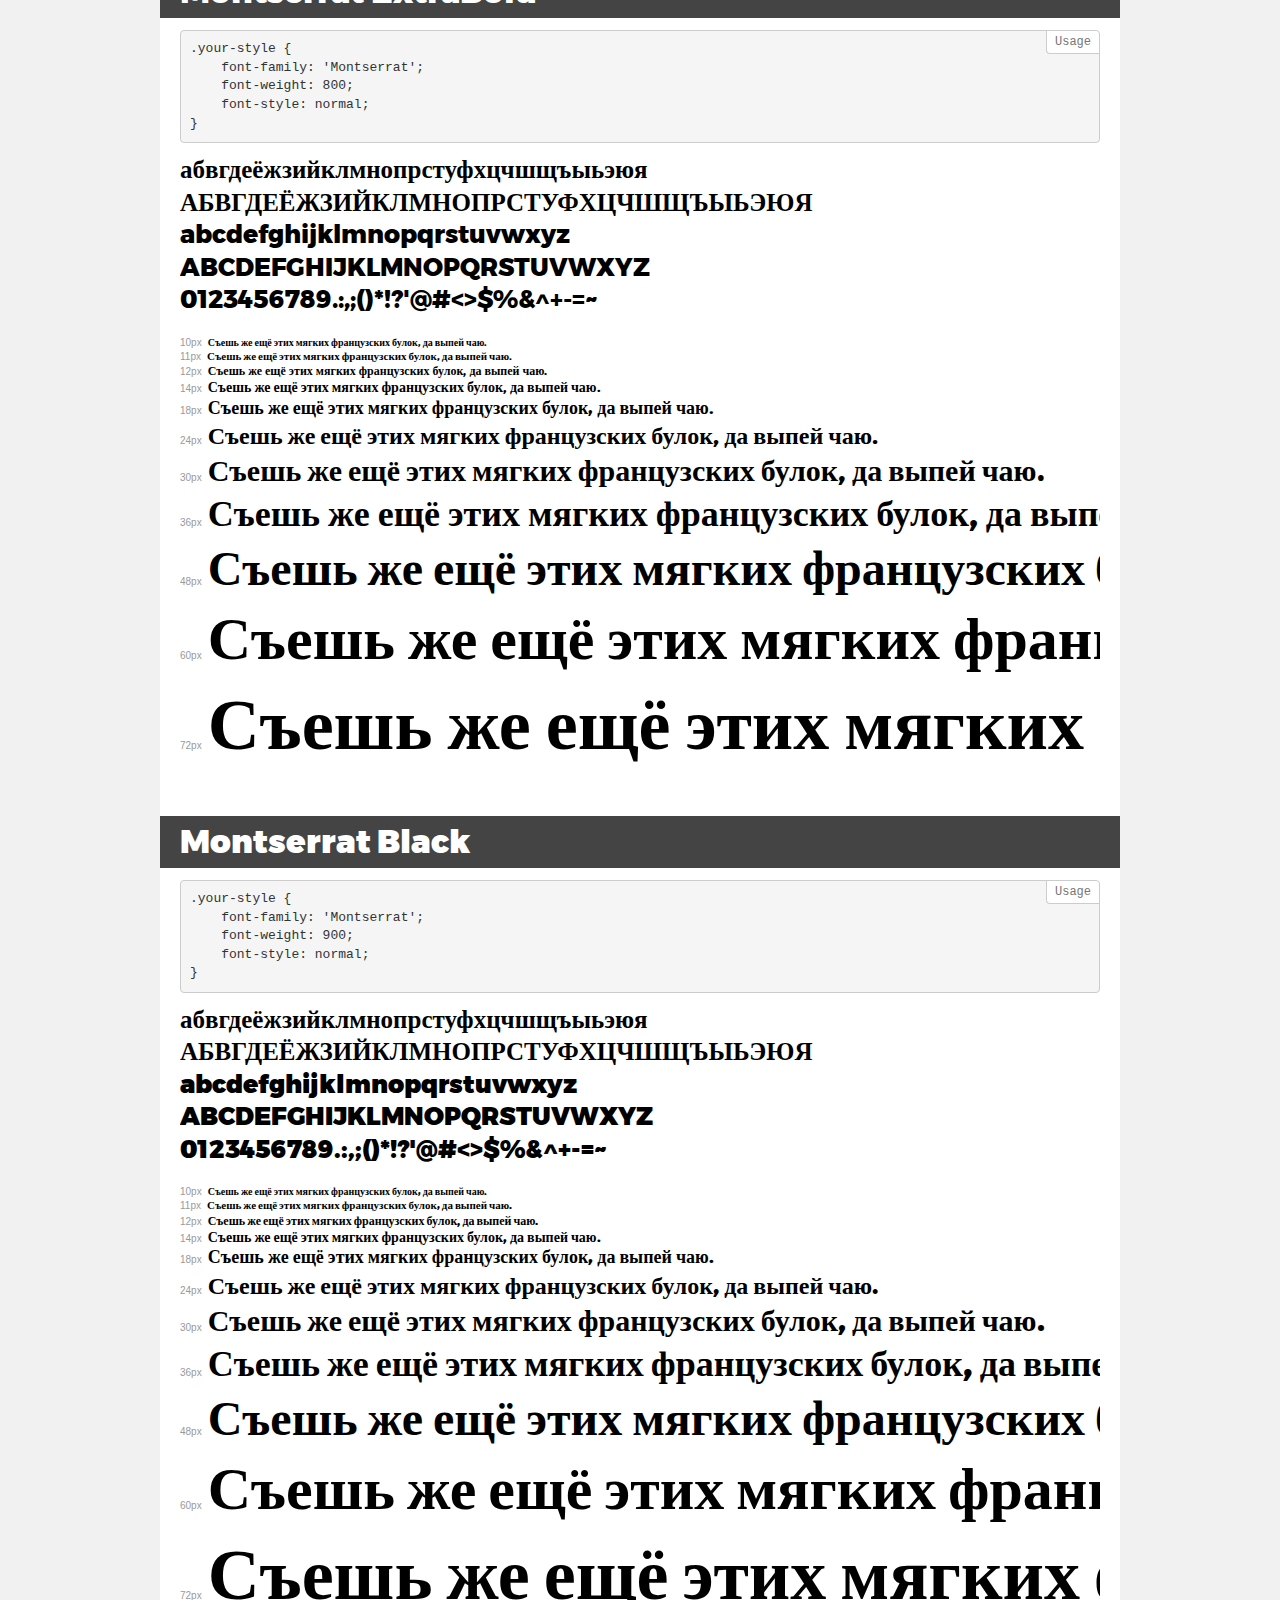
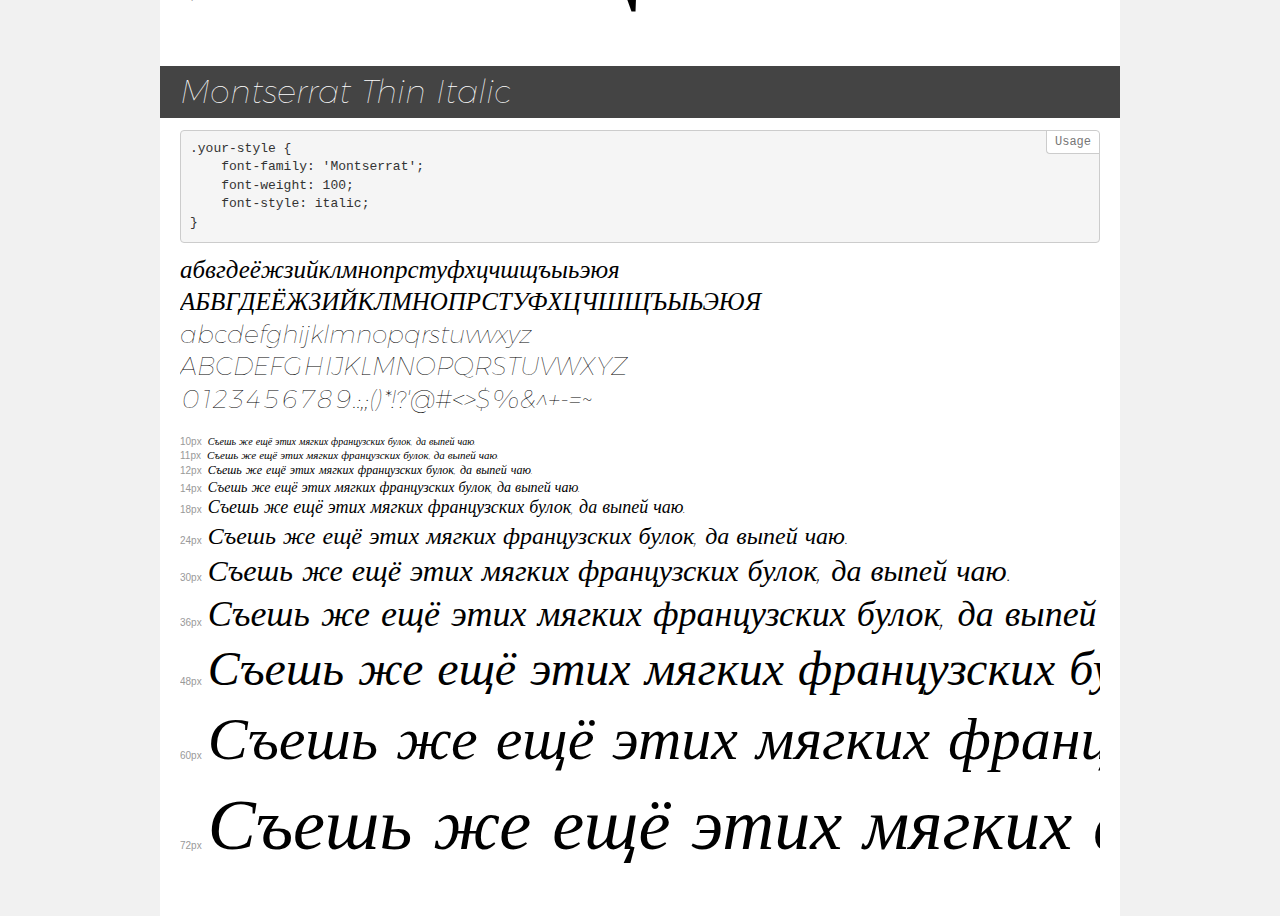
<file: Startup/fonts/Montserrat/demo.html>
<!DOCTYPE html>
<html>
<head>
	<meta charset="utf-8">
	<meta http-equiv="X-UA-Compatible" content="IE=edge">
	<meta name="viewport" content="width=device-width, initial-scale=1">
	<meta name="robots" content="noindex, noarchive">
	<title>Transfonter demo</title>
	<link href="stylesheet.css" rel="stylesheet">
	<style>
		/*
		http://meyerweb.com/eric/tools/css/reset/
		v2.0 | 20110126
		License: none (public domain)
		*/
		html, body, div, span, applet, object, iframe,
		h1, h2, h3, h4, h5, h6, p, blockquote, pre,
		a, abbr, acronym, address, big, cite, code,
		del, dfn, em, img, ins, kbd, q, s, samp,
		small, strike, strong, sub, sup, tt, var,
		b, u, i, center,
		dl, dt, dd, ol, ul, li,
		fieldset, form, label, legend,
		table, caption, tbody, tfoot, thead, tr, th, td,
		article, aside, canvas, details, embed,
		figure, figcaption, footer, header, hgroup,
		menu, nav, output, ruby, section, summary,
		time, mark, audio, video {
			margin: 0;
			padding: 0;
			border: 0;
			font-size: 100%;
			font: inherit;
			vertical-align: baseline;
		}
		/* HTML5 display-role reset for older browsers */
		article, aside, details, figcaption, figure,
		footer, header, hgroup, menu, nav, section {
			display: block;
		}
		body {
			line-height: 1;
		}
		ol, ul {
			list-style: none;
		}
		blockquote, q {
			quotes: none;
		}
		blockquote:before, blockquote:after,
		q:before, q:after {
			content: '';
			content: none;
		}
		table {
			border-collapse: collapse;
			border-spacing: 0;
		}
		/* common styles */
		body {
			background: #f1f1f1;
			color: #000;
		}
		.page {
			background: #fff;
			width: 920px;
			margin: 0 auto;
			padding: 20px 20px 0 20px;
			overflow: hidden;
		}
		.font-container {
			overflow-x: auto;
			overflow-y: hidden;
			margin-bottom: 40px;
			line-height: 1.3;
			white-space: nowrap;
			padding-bottom: 5px;
		}
		h1 {
			position: relative;
			background: #444;
			font-size: 32px;
			color: #fff;
			padding: 10px 20px;
			margin: 0 -20px 12px -20px;
		}
		.letters {
			font-size: 25px;
			margin-bottom: 20px;
		}
		.s10:before {
			content: '10px';
		}
		.s11:before {
			content: '11px';
		}
		.s12:before {
			content: '12px';
		}
		.s14:before {
			content: '14px';
		}
		.s18:before {
			content: '18px';
		}
		.s24:before {
			content: '24px';
		}
		.s30:before {
			content: '30px';
		}
		.s36:before {
			content: '36px';
		}
		.s48:before {
			content: '48px';
		}
		.s60:before {
			content: '60px';
		}
		.s72:before {
			content: '72px';
		}
		.s10:before, .s11:before, .s12:before, .s14:before,
		.s18:before, .s24:before, .s30:before, .s36:before,
		.s48:before, .s60:before, .s72:before {
			font-family: Arial, sans-serif;
			font-size: 10px;
			font-weight: normal;
			font-style: normal;
			color: #999;
			padding-right: 6px;
		}
		pre {
			display: block;
			position: relative;
			padding: 9px;
			margin: 0 0 10px;
			font-family: Monaco, Menlo, Consolas, "Courier New", monospace !important;
			font-size: 13px;
			line-height: 1.428571429;
			color: #333;
			font-weight: normal !important;
			font-style: normal !important;
			background-color: #f5f5f5;
			border: 1px solid #ccc;
			overflow-x: auto;
			border-radius: 4px;
		}
		pre:after {
			display: block;
			position: absolute;
			right: 0;
			top: 0;
			content: 'Usage';
			line-height: 1;
			padding: 5px 8px;
			font-size: 12px;
			color: #767676;
			background-color: #fff;
			border: 1px solid #ccc;
			border-right: none;
			border-top: none;
			border-radius: 0 4px 0 4px;
			z-index: 10;
		}
		/* responsive */
		@media (max-width: 959px) {
			.page {
				width: auto;
				margin: 0;
			}
		}
	</style>
</head>
<body>
<div class="page">
	<div class="demo" style="font-family: 'Montserrat'; font-weight: 300; font-style: normal;">
		<h1>Montserrat Light</h1>
		<pre>.your-style {
    font-family: 'Montserrat';
    font-weight: 300;
    font-style: normal;
}</pre>
		<div class="font-container">
			<p class="letters">
				абвгдеёжзийклмнопрстуфхцчшщъыьэюя <br />
				АБВГДЕЁЖЗИЙКЛМНОПРСТУФХЦЧШЩЪЫЬЭЮЯ <br />
				abcdefghijklmnopqrstuvwxyz <br />
				ABCDEFGHIJKLMNOPQRSTUVWXYZ <br />				0123456789.:,;()*!?'@#<>$%&^+-=~
			</p>
			<p class="s10" style="font-size: 10px;">Съешь же ещё этих мягких французских булок, да выпей чаю.</p>
			<p class="s11" style="font-size: 11px;">Съешь же ещё этих мягких французских булок, да выпей чаю.</p>
			<p class="s12" style="font-size: 12px;">Съешь же ещё этих мягких французских булок, да выпей чаю.</p>
			<p class="s14" style="font-size: 14px;">Съешь же ещё этих мягких французских булок, да выпей чаю.</p>
			<p class="s18" style="font-size: 18px;">Съешь же ещё этих мягких французских булок, да выпей чаю.</p>
			<p class="s24" style="font-size: 24px;">Съешь же ещё этих мягких французских булок, да выпей чаю.</p>
			<p class="s30" style="font-size: 30px;">Съешь же ещё этих мягких французских булок, да выпей чаю.</p>
			<p class="s36" style="font-size: 36px;">Съешь же ещё этих мягких французских булок, да выпей чаю.</p>
			<p class="s48" style="font-size: 48px;">Съешь же ещё этих мягких французских булок, да выпей чаю.</p>
			<p class="s60" style="font-size: 60px;">Съешь же ещё этих мягких французских булок, да выпей чаю.</p>
			<p class="s72" style="font-size: 72px;">Съешь же ещё этих мягких французских булок, да выпей чаю.</p>
		</div>
	</div>
	<div class="demo" style="font-family: 'Montserrat'; font-weight: 500; font-style: italic;">
		<h1>Montserrat Medium Italic</h1>
		<pre>.your-style {
    font-family: 'Montserrat';
    font-weight: 500;
    font-style: italic;
}</pre>
		<div class="font-container">
			<p class="letters">
				абвгдеёжзийклмнопрстуфхцчшщъыьэюя <br />
				АБВГДЕЁЖЗИЙКЛМНОПРСТУФХЦЧШЩЪЫЬЭЮЯ <br />
				abcdefghijklmnopqrstuvwxyz <br />
				ABCDEFGHIJKLMNOPQRSTUVWXYZ <br />				0123456789.:,;()*!?'@#<>$%&^+-=~
			</p>
			<p class="s10" style="font-size: 10px;">Съешь же ещё этих мягких французских булок, да выпей чаю.</p>
			<p class="s11" style="font-size: 11px;">Съешь же ещё этих мягких французских булок, да выпей чаю.</p>
			<p class="s12" style="font-size: 12px;">Съешь же ещё этих мягких французских булок, да выпей чаю.</p>
			<p class="s14" style="font-size: 14px;">Съешь же ещё этих мягких французских булок, да выпей чаю.</p>
			<p class="s18" style="font-size: 18px;">Съешь же ещё этих мягких французских булок, да выпей чаю.</p>
			<p class="s24" style="font-size: 24px;">Съешь же ещё этих мягких французских булок, да выпей чаю.</p>
			<p class="s30" style="font-size: 30px;">Съешь же ещё этих мягких французских булок, да выпей чаю.</p>
			<p class="s36" style="font-size: 36px;">Съешь же ещё этих мягких французских булок, да выпей чаю.</p>
			<p class="s48" style="font-size: 48px;">Съешь же ещё этих мягких французских булок, да выпей чаю.</p>
			<p class="s60" style="font-size: 60px;">Съешь же ещё этих мягких французских булок, да выпей чаю.</p>
			<p class="s72" style="font-size: 72px;">Съешь же ещё этих мягких французских булок, да выпей чаю.</p>
		</div>
	</div>
	<div class="demo" style="font-family: 'Montserrat'; font-weight: 100; font-style: normal;">
		<h1>Montserrat Thin</h1>
		<pre>.your-style {
    font-family: 'Montserrat';
    font-weight: 100;
    font-style: normal;
}</pre>
		<div class="font-container">
			<p class="letters">
				абвгдеёжзийклмнопрстуфхцчшщъыьэюя <br />
				АБВГДЕЁЖЗИЙКЛМНОПРСТУФХЦЧШЩЪЫЬЭЮЯ <br />
				abcdefghijklmnopqrstuvwxyz <br />
				ABCDEFGHIJKLMNOPQRSTUVWXYZ <br />				0123456789.:,;()*!?'@#<>$%&^+-=~
			</p>
			<p class="s10" style="font-size: 10px;">Съешь же ещё этих мягких французских булок, да выпей чаю.</p>
			<p class="s11" style="font-size: 11px;">Съешь же ещё этих мягких французских булок, да выпей чаю.</p>
			<p class="s12" style="font-size: 12px;">Съешь же ещё этих мягких французских булок, да выпей чаю.</p>
			<p class="s14" style="font-size: 14px;">Съешь же ещё этих мягких французских булок, да выпей чаю.</p>
			<p class="s18" style="font-size: 18px;">Съешь же ещё этих мягких французских булок, да выпей чаю.</p>
			<p class="s24" style="font-size: 24px;">Съешь же ещё этих мягких французских булок, да выпей чаю.</p>
			<p class="s30" style="font-size: 30px;">Съешь же ещё этих мягких французских булок, да выпей чаю.</p>
			<p class="s36" style="font-size: 36px;">Съешь же ещё этих мягких французских булок, да выпей чаю.</p>
			<p class="s48" style="font-size: 48px;">Съешь же ещё этих мягких французских булок, да выпей чаю.</p>
			<p class="s60" style="font-size: 60px;">Съешь же ещё этих мягких французских булок, да выпей чаю.</p>
			<p class="s72" style="font-size: 72px;">Съешь же ещё этих мягких французских булок, да выпей чаю.</p>
		</div>
	</div>
	<div class="demo" style="font-family: 'Montserrat'; font-weight: 200; font-style: italic;">
		<h1>Montserrat ExtraLight Italic</h1>
		<pre>.your-style {
    font-family: 'Montserrat';
    font-weight: 200;
    font-style: italic;
}</pre>
		<div class="font-container">
			<p class="letters">
				абвгдеёжзийклмнопрстуфхцчшщъыьэюя <br />
				АБВГДЕЁЖЗИЙКЛМНОПРСТУФХЦЧШЩЪЫЬЭЮЯ <br />
				abcdefghijklmnopqrstuvwxyz <br />
				ABCDEFGHIJKLMNOPQRSTUVWXYZ <br />				0123456789.:,;()*!?'@#<>$%&^+-=~
			</p>
			<p class="s10" style="font-size: 10px;">Съешь же ещё этих мягких французских булок, да выпей чаю.</p>
			<p class="s11" style="font-size: 11px;">Съешь же ещё этих мягких французских булок, да выпей чаю.</p>
			<p class="s12" style="font-size: 12px;">Съешь же ещё этих мягких французских булок, да выпей чаю.</p>
			<p class="s14" style="font-size: 14px;">Съешь же ещё этих мягких французских булок, да выпей чаю.</p>
			<p class="s18" style="font-size: 18px;">Съешь же ещё этих мягких французских булок, да выпей чаю.</p>
			<p class="s24" style="font-size: 24px;">Съешь же ещё этих мягких французских булок, да выпей чаю.</p>
			<p class="s30" style="font-size: 30px;">Съешь же ещё этих мягких французских булок, да выпей чаю.</p>
			<p class="s36" style="font-size: 36px;">Съешь же ещё этих мягких французских булок, да выпей чаю.</p>
			<p class="s48" style="font-size: 48px;">Съешь же ещё этих мягких французских булок, да выпей чаю.</p>
			<p class="s60" style="font-size: 60px;">Съешь же ещё этих мягких французских булок, да выпей чаю.</p>
			<p class="s72" style="font-size: 72px;">Съешь же ещё этих мягких французских булок, да выпей чаю.</p>
		</div>
	</div>
	<div class="demo" style="font-family: 'Montserrat'; font-weight: bold; font-style: italic;">
		<h1>Montserrat Bold Italic</h1>
		<pre>.your-style {
    font-family: 'Montserrat';
    font-weight: bold;
    font-style: italic;
}</pre>
		<div class="font-container">
			<p class="letters">
				абвгдеёжзийклмнопрстуфхцчшщъыьэюя <br />
				АБВГДЕЁЖЗИЙКЛМНОПРСТУФХЦЧШЩЪЫЬЭЮЯ <br />
				abcdefghijklmnopqrstuvwxyz <br />
				ABCDEFGHIJKLMNOPQRSTUVWXYZ <br />				0123456789.:,;()*!?'@#<>$%&^+-=~
			</p>
			<p class="s10" style="font-size: 10px;">Съешь же ещё этих мягких французских булок, да выпей чаю.</p>
			<p class="s11" style="font-size: 11px;">Съешь же ещё этих мягких французских булок, да выпей чаю.</p>
			<p class="s12" style="font-size: 12px;">Съешь же ещё этих мягких французских булок, да выпей чаю.</p>
			<p class="s14" style="font-size: 14px;">Съешь же ещё этих мягких французских булок, да выпей чаю.</p>
			<p class="s18" style="font-size: 18px;">Съешь же ещё этих мягких французских булок, да выпей чаю.</p>
			<p class="s24" style="font-size: 24px;">Съешь же ещё этих мягких французских булок, да выпей чаю.</p>
			<p class="s30" style="font-size: 30px;">Съешь же ещё этих мягких французских булок, да выпей чаю.</p>
			<p class="s36" style="font-size: 36px;">Съешь же ещё этих мягких французских булок, да выпей чаю.</p>
			<p class="s48" style="font-size: 48px;">Съешь же ещё этих мягких французских булок, да выпей чаю.</p>
			<p class="s60" style="font-size: 60px;">Съешь же ещё этих мягких французских булок, да выпей чаю.</p>
			<p class="s72" style="font-size: 72px;">Съешь же ещё этих мягких французских булок, да выпей чаю.</p>
		</div>
	</div>
	<div class="demo" style="font-family: 'Montserrat'; font-weight: 600; font-style: normal;">
		<h1>Montserrat SemiBold</h1>
		<pre>.your-style {
    font-family: 'Montserrat';
    font-weight: 600;
    font-style: normal;
}</pre>
		<div class="font-container">
			<p class="letters">
				абвгдеёжзийклмнопрстуфхцчшщъыьэюя <br />
				АБВГДЕЁЖЗИЙКЛМНОПРСТУФХЦЧШЩЪЫЬЭЮЯ <br />
				abcdefghijklmnopqrstuvwxyz <br />
				ABCDEFGHIJKLMNOPQRSTUVWXYZ <br />				0123456789.:,;()*!?'@#<>$%&^+-=~
			</p>
			<p class="s10" style="font-size: 10px;">Съешь же ещё этих мягких французских булок, да выпей чаю.</p>
			<p class="s11" style="font-size: 11px;">Съешь же ещё этих мягких французских булок, да выпей чаю.</p>
			<p class="s12" style="font-size: 12px;">Съешь же ещё этих мягких французских булок, да выпей чаю.</p>
			<p class="s14" style="font-size: 14px;">Съешь же ещё этих мягких французских булок, да выпей чаю.</p>
			<p class="s18" style="font-size: 18px;">Съешь же ещё этих мягких французских булок, да выпей чаю.</p>
			<p class="s24" style="font-size: 24px;">Съешь же ещё этих мягких французских булок, да выпей чаю.</p>
			<p class="s30" style="font-size: 30px;">Съешь же ещё этих мягких французских булок, да выпей чаю.</p>
			<p class="s36" style="font-size: 36px;">Съешь же ещё этих мягких французских булок, да выпей чаю.</p>
			<p class="s48" style="font-size: 48px;">Съешь же ещё этих мягких французских булок, да выпей чаю.</p>
			<p class="s60" style="font-size: 60px;">Съешь же ещё этих мягких французских булок, да выпей чаю.</p>
			<p class="s72" style="font-size: 72px;">Съешь же ещё этих мягких французских булок, да выпей чаю.</p>
		</div>
	</div>
	<div class="demo" style="font-family: 'Montserrat'; font-weight: 200; font-style: normal;">
		<h1>Montserrat ExtraLight</h1>
		<pre>.your-style {
    font-family: 'Montserrat';
    font-weight: 200;
    font-style: normal;
}</pre>
		<div class="font-container">
			<p class="letters">
				абвгдеёжзийклмнопрстуфхцчшщъыьэюя <br />
				АБВГДЕЁЖЗИЙКЛМНОПРСТУФХЦЧШЩЪЫЬЭЮЯ <br />
				abcdefghijklmnopqrstuvwxyz <br />
				ABCDEFGHIJKLMNOPQRSTUVWXYZ <br />				0123456789.:,;()*!?'@#<>$%&^+-=~
			</p>
			<p class="s10" style="font-size: 10px;">Съешь же ещё этих мягких французских булок, да выпей чаю.</p>
			<p class="s11" style="font-size: 11px;">Съешь же ещё этих мягких французских булок, да выпей чаю.</p>
			<p class="s12" style="font-size: 12px;">Съешь же ещё этих мягких французских булок, да выпей чаю.</p>
			<p class="s14" style="font-size: 14px;">Съешь же ещё этих мягких французских булок, да выпей чаю.</p>
			<p class="s18" style="font-size: 18px;">Съешь же ещё этих мягких французских булок, да выпей чаю.</p>
			<p class="s24" style="font-size: 24px;">Съешь же ещё этих мягких французских булок, да выпей чаю.</p>
			<p class="s30" style="font-size: 30px;">Съешь же ещё этих мягких французских булок, да выпей чаю.</p>
			<p class="s36" style="font-size: 36px;">Съешь же ещё этих мягких французских булок, да выпей чаю.</p>
			<p class="s48" style="font-size: 48px;">Съешь же ещё этих мягких французских булок, да выпей чаю.</p>
			<p class="s60" style="font-size: 60px;">Съешь же ещё этих мягких французских булок, да выпей чаю.</p>
			<p class="s72" style="font-size: 72px;">Съешь же ещё этих мягких французских булок, да выпей чаю.</p>
		</div>
	</div>
	<div class="demo" style="font-family: 'Montserrat'; font-weight: 800; font-style: italic;">
		<h1>Montserrat ExtraBold Italic</h1>
		<pre>.your-style {
    font-family: 'Montserrat';
    font-weight: 800;
    font-style: italic;
}</pre>
		<div class="font-container">
			<p class="letters">
				абвгдеёжзийклмнопрстуфхцчшщъыьэюя <br />
				АБВГДЕЁЖЗИЙКЛМНОПРСТУФХЦЧШЩЪЫЬЭЮЯ <br />
				abcdefghijklmnopqrstuvwxyz <br />
				ABCDEFGHIJKLMNOPQRSTUVWXYZ <br />				0123456789.:,;()*!?'@#<>$%&^+-=~
			</p>
			<p class="s10" style="font-size: 10px;">Съешь же ещё этих мягких французских булок, да выпей чаю.</p>
			<p class="s11" style="font-size: 11px;">Съешь же ещё этих мягких французских булок, да выпей чаю.</p>
			<p class="s12" style="font-size: 12px;">Съешь же ещё этих мягких французских булок, да выпей чаю.</p>
			<p class="s14" style="font-size: 14px;">Съешь же ещё этих мягких французских булок, да выпей чаю.</p>
			<p class="s18" style="font-size: 18px;">Съешь же ещё этих мягких французских булок, да выпей чаю.</p>
			<p class="s24" style="font-size: 24px;">Съешь же ещё этих мягких французских булок, да выпей чаю.</p>
			<p class="s30" style="font-size: 30px;">Съешь же ещё этих мягких французских булок, да выпей чаю.</p>
			<p class="s36" style="font-size: 36px;">Съешь же ещё этих мягких французских булок, да выпей чаю.</p>
			<p class="s48" style="font-size: 48px;">Съешь же ещё этих мягких французских булок, да выпей чаю.</p>
			<p class="s60" style="font-size: 60px;">Съешь же ещё этих мягких французских булок, да выпей чаю.</p>
			<p class="s72" style="font-size: 72px;">Съешь же ещё этих мягких французских булок, да выпей чаю.</p>
		</div>
	</div>
	<div class="demo" style="font-family: 'Montserrat'; font-weight: normal; font-style: italic;">
		<h1>Montserrat Italic</h1>
		<pre>.your-style {
    font-family: 'Montserrat';
    font-weight: normal;
    font-style: italic;
}</pre>
		<div class="font-container">
			<p class="letters">
				абвгдеёжзийклмнопрстуфхцчшщъыьэюя <br />
				АБВГДЕЁЖЗИЙКЛМНОПРСТУФХЦЧШЩЪЫЬЭЮЯ <br />
				abcdefghijklmnopqrstuvwxyz <br />
				ABCDEFGHIJKLMNOPQRSTUVWXYZ <br />				0123456789.:,;()*!?'@#<>$%&^+-=~
			</p>
			<p class="s10" style="font-size: 10px;">Съешь же ещё этих мягких французских булок, да выпей чаю.</p>
			<p class="s11" style="font-size: 11px;">Съешь же ещё этих мягких французских булок, да выпей чаю.</p>
			<p class="s12" style="font-size: 12px;">Съешь же ещё этих мягких французских булок, да выпей чаю.</p>
			<p class="s14" style="font-size: 14px;">Съешь же ещё этих мягких французских булок, да выпей чаю.</p>
			<p class="s18" style="font-size: 18px;">Съешь же ещё этих мягких французских булок, да выпей чаю.</p>
			<p class="s24" style="font-size: 24px;">Съешь же ещё этих мягких французских булок, да выпей чаю.</p>
			<p class="s30" style="font-size: 30px;">Съешь же ещё этих мягких французских булок, да выпей чаю.</p>
			<p class="s36" style="font-size: 36px;">Съешь же ещё этих мягких французских булок, да выпей чаю.</p>
			<p class="s48" style="font-size: 48px;">Съешь же ещё этих мягких французских булок, да выпей чаю.</p>
			<p class="s60" style="font-size: 60px;">Съешь же ещё этих мягких французских булок, да выпей чаю.</p>
			<p class="s72" style="font-size: 72px;">Съешь же ещё этих мягких французских булок, да выпей чаю.</p>
		</div>
	</div>
	<div class="demo" style="font-family: 'Montserrat'; font-weight: bold; font-style: normal;">
		<h1>Montserrat Bold</h1>
		<pre>.your-style {
    font-family: 'Montserrat';
    font-weight: bold;
    font-style: normal;
}</pre>
		<div class="font-container">
			<p class="letters">
				абвгдеёжзийклмнопрстуфхцчшщъыьэюя <br />
				АБВГДЕЁЖЗИЙКЛМНОПРСТУФХЦЧШЩЪЫЬЭЮЯ <br />
				abcdefghijklmnopqrstuvwxyz <br />
				ABCDEFGHIJKLMNOPQRSTUVWXYZ <br />				0123456789.:,;()*!?'@#<>$%&^+-=~
			</p>
			<p class="s10" style="font-size: 10px;">Съешь же ещё этих мягких французских булок, да выпей чаю.</p>
			<p class="s11" style="font-size: 11px;">Съешь же ещё этих мягких французских булок, да выпей чаю.</p>
			<p class="s12" style="font-size: 12px;">Съешь же ещё этих мягких французских булок, да выпей чаю.</p>
			<p class="s14" style="font-size: 14px;">Съешь же ещё этих мягких французских булок, да выпей чаю.</p>
			<p class="s18" style="font-size: 18px;">Съешь же ещё этих мягких французских булок, да выпей чаю.</p>
			<p class="s24" style="font-size: 24px;">Съешь же ещё этих мягких французских булок, да выпей чаю.</p>
			<p class="s30" style="font-size: 30px;">Съешь же ещё этих мягких французских булок, да выпей чаю.</p>
			<p class="s36" style="font-size: 36px;">Съешь же ещё этих мягких французских булок, да выпей чаю.</p>
			<p class="s48" style="font-size: 48px;">Съешь же ещё этих мягких французских булок, да выпей чаю.</p>
			<p class="s60" style="font-size: 60px;">Съешь же ещё этих мягких французских булок, да выпей чаю.</p>
			<p class="s72" style="font-size: 72px;">Съешь же ещё этих мягких французских булок, да выпей чаю.</p>
		</div>
	</div>
	<div class="demo" style="font-family: 'Montserrat'; font-weight: 300; font-style: italic;">
		<h1>Montserrat Light Italic</h1>
		<pre>.your-style {
    font-family: 'Montserrat';
    font-weight: 300;
    font-style: italic;
}</pre>
		<div class="font-container">
			<p class="letters">
				абвгдеёжзийклмнопрстуфхцчшщъыьэюя <br />
				АБВГДЕЁЖЗИЙКЛМНОПРСТУФХЦЧШЩЪЫЬЭЮЯ <br />
				abcdefghijklmnopqrstuvwxyz <br />
				ABCDEFGHIJKLMNOPQRSTUVWXYZ <br />				0123456789.:,;()*!?'@#<>$%&^+-=~
			</p>
			<p class="s10" style="font-size: 10px;">Съешь же ещё этих мягких французских булок, да выпей чаю.</p>
			<p class="s11" style="font-size: 11px;">Съешь же ещё этих мягких французских булок, да выпей чаю.</p>
			<p class="s12" style="font-size: 12px;">Съешь же ещё этих мягких французских булок, да выпей чаю.</p>
			<p class="s14" style="font-size: 14px;">Съешь же ещё этих мягких французских булок, да выпей чаю.</p>
			<p class="s18" style="font-size: 18px;">Съешь же ещё этих мягких французских булок, да выпей чаю.</p>
			<p class="s24" style="font-size: 24px;">Съешь же ещё этих мягких французских булок, да выпей чаю.</p>
			<p class="s30" style="font-size: 30px;">Съешь же ещё этих мягких французских булок, да выпей чаю.</p>
			<p class="s36" style="font-size: 36px;">Съешь же ещё этих мягких французских булок, да выпей чаю.</p>
			<p class="s48" style="font-size: 48px;">Съешь же ещё этих мягких французских булок, да выпей чаю.</p>
			<p class="s60" style="font-size: 60px;">Съешь же ещё этих мягких французских булок, да выпей чаю.</p>
			<p class="s72" style="font-size: 72px;">Съешь же ещё этих мягких французских булок, да выпей чаю.</p>
		</div>
	</div>
	<div class="demo" style="font-family: 'Montserrat'; font-weight: 900; font-style: italic;">
		<h1>Montserrat Black Italic</h1>
		<pre>.your-style {
    font-family: 'Montserrat';
    font-weight: 900;
    font-style: italic;
}</pre>
		<div class="font-container">
			<p class="letters">
				абвгдеёжзийклмнопрстуфхцчшщъыьэюя <br />
				АБВГДЕЁЖЗИЙКЛМНОПРСТУФХЦЧШЩЪЫЬЭЮЯ <br />
				abcdefghijklmnopqrstuvwxyz <br />
				ABCDEFGHIJKLMNOPQRSTUVWXYZ <br />				0123456789.:,;()*!?'@#<>$%&^+-=~
			</p>
			<p class="s10" style="font-size: 10px;">Съешь же ещё этих мягких французских булок, да выпей чаю.</p>
			<p class="s11" style="font-size: 11px;">Съешь же ещё этих мягких французских булок, да выпей чаю.</p>
			<p class="s12" style="font-size: 12px;">Съешь же ещё этих мягких французских булок, да выпей чаю.</p>
			<p class="s14" style="font-size: 14px;">Съешь же ещё этих мягких французских булок, да выпей чаю.</p>
			<p class="s18" style="font-size: 18px;">Съешь же ещё этих мягких французских булок, да выпей чаю.</p>
			<p class="s24" style="font-size: 24px;">Съешь же ещё этих мягких французских булок, да выпей чаю.</p>
			<p class="s30" style="font-size: 30px;">Съешь же ещё этих мягких французских булок, да выпей чаю.</p>
			<p class="s36" style="font-size: 36px;">Съешь же ещё этих мягких французских булок, да выпей чаю.</p>
			<p class="s48" style="font-size: 48px;">Съешь же ещё этих мягких французских булок, да выпей чаю.</p>
			<p class="s60" style="font-size: 60px;">Съешь же ещё этих мягких французских булок, да выпей чаю.</p>
			<p class="s72" style="font-size: 72px;">Съешь же ещё этих мягких французских булок, да выпей чаю.</p>
		</div>
	</div>
	<div class="demo" style="font-family: 'Montserrat'; font-weight: 600; font-style: italic;">
		<h1>Montserrat SemiBold Italic</h1>
		<pre>.your-style {
    font-family: 'Montserrat';
    font-weight: 600;
    font-style: italic;
}</pre>
		<div class="font-container">
			<p class="letters">
				абвгдеёжзийклмнопрстуфхцчшщъыьэюя <br />
				АБВГДЕЁЖЗИЙКЛМНОПРСТУФХЦЧШЩЪЫЬЭЮЯ <br />
				abcdefghijklmnopqrstuvwxyz <br />
				ABCDEFGHIJKLMNOPQRSTUVWXYZ <br />				0123456789.:,;()*!?'@#<>$%&^+-=~
			</p>
			<p class="s10" style="font-size: 10px;">Съешь же ещё этих мягких французских булок, да выпей чаю.</p>
			<p class="s11" style="font-size: 11px;">Съешь же ещё этих мягких французских булок, да выпей чаю.</p>
			<p class="s12" style="font-size: 12px;">Съешь же ещё этих мягких французских булок, да выпей чаю.</p>
			<p class="s14" style="font-size: 14px;">Съешь же ещё этих мягких французских булок, да выпей чаю.</p>
			<p class="s18" style="font-size: 18px;">Съешь же ещё этих мягких французских булок, да выпей чаю.</p>
			<p class="s24" style="font-size: 24px;">Съешь же ещё этих мягких французских булок, да выпей чаю.</p>
			<p class="s30" style="font-size: 30px;">Съешь же ещё этих мягких французских булок, да выпей чаю.</p>
			<p class="s36" style="font-size: 36px;">Съешь же ещё этих мягких французских булок, да выпей чаю.</p>
			<p class="s48" style="font-size: 48px;">Съешь же ещё этих мягких французских булок, да выпей чаю.</p>
			<p class="s60" style="font-size: 60px;">Съешь же ещё этих мягких французских булок, да выпей чаю.</p>
			<p class="s72" style="font-size: 72px;">Съешь же ещё этих мягких французских булок, да выпей чаю.</p>
		</div>
	</div>
	<div class="demo" style="font-family: 'Montserrat'; font-weight: normal; font-style: normal;">
		<h1>Montserrat Regular</h1>
		<pre>.your-style {
    font-family: 'Montserrat';
    font-weight: normal;
    font-style: normal;
}</pre>
		<div class="font-container">
			<p class="letters">
				абвгдеёжзийклмнопрстуфхцчшщъыьэюя <br />
				АБВГДЕЁЖЗИЙКЛМНОПРСТУФХЦЧШЩЪЫЬЭЮЯ <br />
				abcdefghijklmnopqrstuvwxyz <br />
				ABCDEFGHIJKLMNOPQRSTUVWXYZ <br />				0123456789.:,;()*!?'@#<>$%&^+-=~
			</p>
			<p class="s10" style="font-size: 10px;">Съешь же ещё этих мягких французских булок, да выпей чаю.</p>
			<p class="s11" style="font-size: 11px;">Съешь же ещё этих мягких французских булок, да выпей чаю.</p>
			<p class="s12" style="font-size: 12px;">Съешь же ещё этих мягких французских булок, да выпей чаю.</p>
			<p class="s14" style="font-size: 14px;">Съешь же ещё этих мягких французских булок, да выпей чаю.</p>
			<p class="s18" style="font-size: 18px;">Съешь же ещё этих мягких французских булок, да выпей чаю.</p>
			<p class="s24" style="font-size: 24px;">Съешь же ещё этих мягких французских булок, да выпей чаю.</p>
			<p class="s30" style="font-size: 30px;">Съешь же ещё этих мягких французских булок, да выпей чаю.</p>
			<p class="s36" style="font-size: 36px;">Съешь же ещё этих мягких французских булок, да выпей чаю.</p>
			<p class="s48" style="font-size: 48px;">Съешь же ещё этих мягких французских булок, да выпей чаю.</p>
			<p class="s60" style="font-size: 60px;">Съешь же ещё этих мягких французских булок, да выпей чаю.</p>
			<p class="s72" style="font-size: 72px;">Съешь же ещё этих мягких французских булок, да выпей чаю.</p>
		</div>
	</div>
	<div class="demo" style="font-family: 'Montserrat'; font-weight: 500; font-style: normal;">
		<h1>Montserrat Medium</h1>
		<pre>.your-style {
    font-family: 'Montserrat';
    font-weight: 500;
    font-style: normal;
}</pre>
		<div class="font-container">
			<p class="letters">
				абвгдеёжзийклмнопрстуфхцчшщъыьэюя <br />
				АБВГДЕЁЖЗИЙКЛМНОПРСТУФХЦЧШЩЪЫЬЭЮЯ <br />
				abcdefghijklmnopqrstuvwxyz <br />
				ABCDEFGHIJKLMNOPQRSTUVWXYZ <br />				0123456789.:,;()*!?'@#<>$%&^+-=~
			</p>
			<p class="s10" style="font-size: 10px;">Съешь же ещё этих мягких французских булок, да выпей чаю.</p>
			<p class="s11" style="font-size: 11px;">Съешь же ещё этих мягких французских булок, да выпей чаю.</p>
			<p class="s12" style="font-size: 12px;">Съешь же ещё этих мягких французских булок, да выпей чаю.</p>
			<p class="s14" style="font-size: 14px;">Съешь же ещё этих мягких французских булок, да выпей чаю.</p>
			<p class="s18" style="font-size: 18px;">Съешь же ещё этих мягких французских булок, да выпей чаю.</p>
			<p class="s24" style="font-size: 24px;">Съешь же ещё этих мягких французских булок, да выпей чаю.</p>
			<p class="s30" style="font-size: 30px;">Съешь же ещё этих мягких французских булок, да выпей чаю.</p>
			<p class="s36" style="font-size: 36px;">Съешь же ещё этих мягких французских булок, да выпей чаю.</p>
			<p class="s48" style="font-size: 48px;">Съешь же ещё этих мягких французских булок, да выпей чаю.</p>
			<p class="s60" style="font-size: 60px;">Съешь же ещё этих мягких французских булок, да выпей чаю.</p>
			<p class="s72" style="font-size: 72px;">Съешь же ещё этих мягких французских булок, да выпей чаю.</p>
		</div>
	</div>
	<div class="demo" style="font-family: 'Montserrat'; font-weight: 800; font-style: normal;">
		<h1>Montserrat ExtraBold</h1>
		<pre>.your-style {
    font-family: 'Montserrat';
    font-weight: 800;
    font-style: normal;
}</pre>
		<div class="font-container">
			<p class="letters">
				абвгдеёжзийклмнопрстуфхцчшщъыьэюя <br />
				АБВГДЕЁЖЗИЙКЛМНОПРСТУФХЦЧШЩЪЫЬЭЮЯ <br />
				abcdefghijklmnopqrstuvwxyz <br />
				ABCDEFGHIJKLMNOPQRSTUVWXYZ <br />				0123456789.:,;()*!?'@#<>$%&^+-=~
			</p>
			<p class="s10" style="font-size: 10px;">Съешь же ещё этих мягких французских булок, да выпей чаю.</p>
			<p class="s11" style="font-size: 11px;">Съешь же ещё этих мягких французских булок, да выпей чаю.</p>
			<p class="s12" style="font-size: 12px;">Съешь же ещё этих мягких французских булок, да выпей чаю.</p>
			<p class="s14" style="font-size: 14px;">Съешь же ещё этих мягких французских булок, да выпей чаю.</p>
			<p class="s18" style="font-size: 18px;">Съешь же ещё этих мягких французских булок, да выпей чаю.</p>
			<p class="s24" style="font-size: 24px;">Съешь же ещё этих мягких французских булок, да выпей чаю.</p>
			<p class="s30" style="font-size: 30px;">Съешь же ещё этих мягких французских булок, да выпей чаю.</p>
			<p class="s36" style="font-size: 36px;">Съешь же ещё этих мягких французских булок, да выпей чаю.</p>
			<p class="s48" style="font-size: 48px;">Съешь же ещё этих мягких французских булок, да выпей чаю.</p>
			<p class="s60" style="font-size: 60px;">Съешь же ещё этих мягких французских булок, да выпей чаю.</p>
			<p class="s72" style="font-size: 72px;">Съешь же ещё этих мягких французских булок, да выпей чаю.</p>
		</div>
	</div>
	<div class="demo" style="font-family: 'Montserrat'; font-weight: 900; font-style: normal;">
		<h1>Montserrat Black</h1>
		<pre>.your-style {
    font-family: 'Montserrat';
    font-weight: 900;
    font-style: normal;
}</pre>
		<div class="font-container">
			<p class="letters">
				абвгдеёжзийклмнопрстуфхцчшщъыьэюя <br />
				АБВГДЕЁЖЗИЙКЛМНОПРСТУФХЦЧШЩЪЫЬЭЮЯ <br />
				abcdefghijklmnopqrstuvwxyz <br />
				ABCDEFGHIJKLMNOPQRSTUVWXYZ <br />				0123456789.:,;()*!?'@#<>$%&^+-=~
			</p>
			<p class="s10" style="font-size: 10px;">Съешь же ещё этих мягких французских булок, да выпей чаю.</p>
			<p class="s11" style="font-size: 11px;">Съешь же ещё этих мягких французских булок, да выпей чаю.</p>
			<p class="s12" style="font-size: 12px;">Съешь же ещё этих мягких французских булок, да выпей чаю.</p>
			<p class="s14" style="font-size: 14px;">Съешь же ещё этих мягких французских булок, да выпей чаю.</p>
			<p class="s18" style="font-size: 18px;">Съешь же ещё этих мягких французских булок, да выпей чаю.</p>
			<p class="s24" style="font-size: 24px;">Съешь же ещё этих мягких французских булок, да выпей чаю.</p>
			<p class="s30" style="font-size: 30px;">Съешь же ещё этих мягких французских булок, да выпей чаю.</p>
			<p class="s36" style="font-size: 36px;">Съешь же ещё этих мягких французских булок, да выпей чаю.</p>
			<p class="s48" style="font-size: 48px;">Съешь же ещё этих мягких французских булок, да выпей чаю.</p>
			<p class="s60" style="font-size: 60px;">Съешь же ещё этих мягких французских булок, да выпей чаю.</p>
			<p class="s72" style="font-size: 72px;">Съешь же ещё этих мягких французских булок, да выпей чаю.</p>
		</div>
	</div>
	<div class="demo" style="font-family: 'Montserrat'; font-weight: 100; font-style: italic;">
		<h1>Montserrat Thin Italic</h1>
		<pre>.your-style {
    font-family: 'Montserrat';
    font-weight: 100;
    font-style: italic;
}</pre>
		<div class="font-container">
			<p class="letters">
				абвгдеёжзийклмнопрстуфхцчшщъыьэюя <br />
				АБВГДЕЁЖЗИЙКЛМНОПРСТУФХЦЧШЩЪЫЬЭЮЯ <br />
				abcdefghijklmnopqrstuvwxyz <br />
				ABCDEFGHIJKLMNOPQRSTUVWXYZ <br />				0123456789.:,;()*!?'@#<>$%&^+-=~
			</p>
			<p class="s10" style="font-size: 10px;">Съешь же ещё этих мягких французских булок, да выпей чаю.</p>
			<p class="s11" style="font-size: 11px;">Съешь же ещё этих мягких французских булок, да выпей чаю.</p>
			<p class="s12" style="font-size: 12px;">Съешь же ещё этих мягких французских булок, да выпей чаю.</p>
			<p class="s14" style="font-size: 14px;">Съешь же ещё этих мягких французских булок, да выпей чаю.</p>
			<p class="s18" style="font-size: 18px;">Съешь же ещё этих мягких французских булок, да выпей чаю.</p>
			<p class="s24" style="font-size: 24px;">Съешь же ещё этих мягких французских булок, да выпей чаю.</p>
			<p class="s30" style="font-size: 30px;">Съешь же ещё этих мягких французских булок, да выпей чаю.</p>
			<p class="s36" style="font-size: 36px;">Съешь же ещё этих мягких французских булок, да выпей чаю.</p>
			<p class="s48" style="font-size: 48px;">Съешь же ещё этих мягких французских булок, да выпей чаю.</p>
			<p class="s60" style="font-size: 60px;">Съешь же ещё этих мягких французских булок, да выпей чаю.</p>
			<p class="s72" style="font-size: 72px;">Съешь же ещё этих мягких французских булок, да выпей чаю.</p>
		</div>
	</div>
</div>
</body>
</html>
</file>
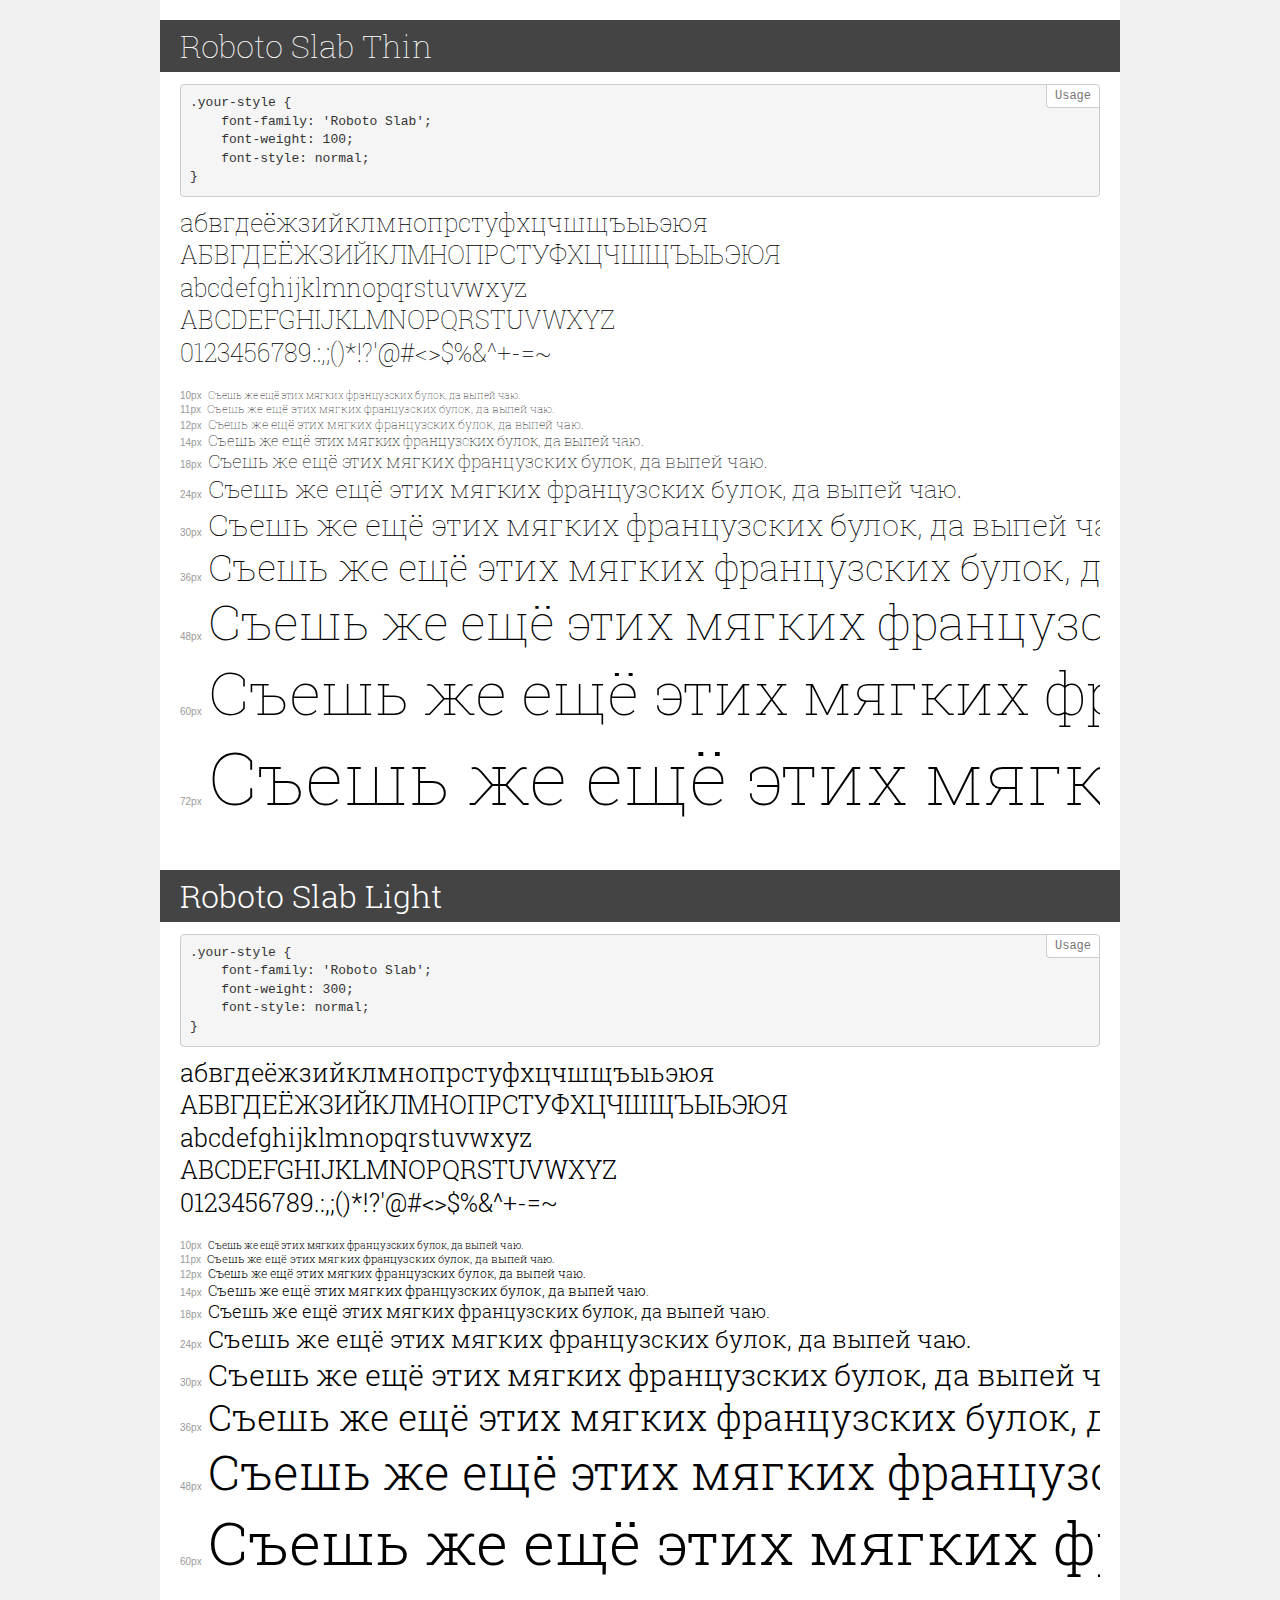
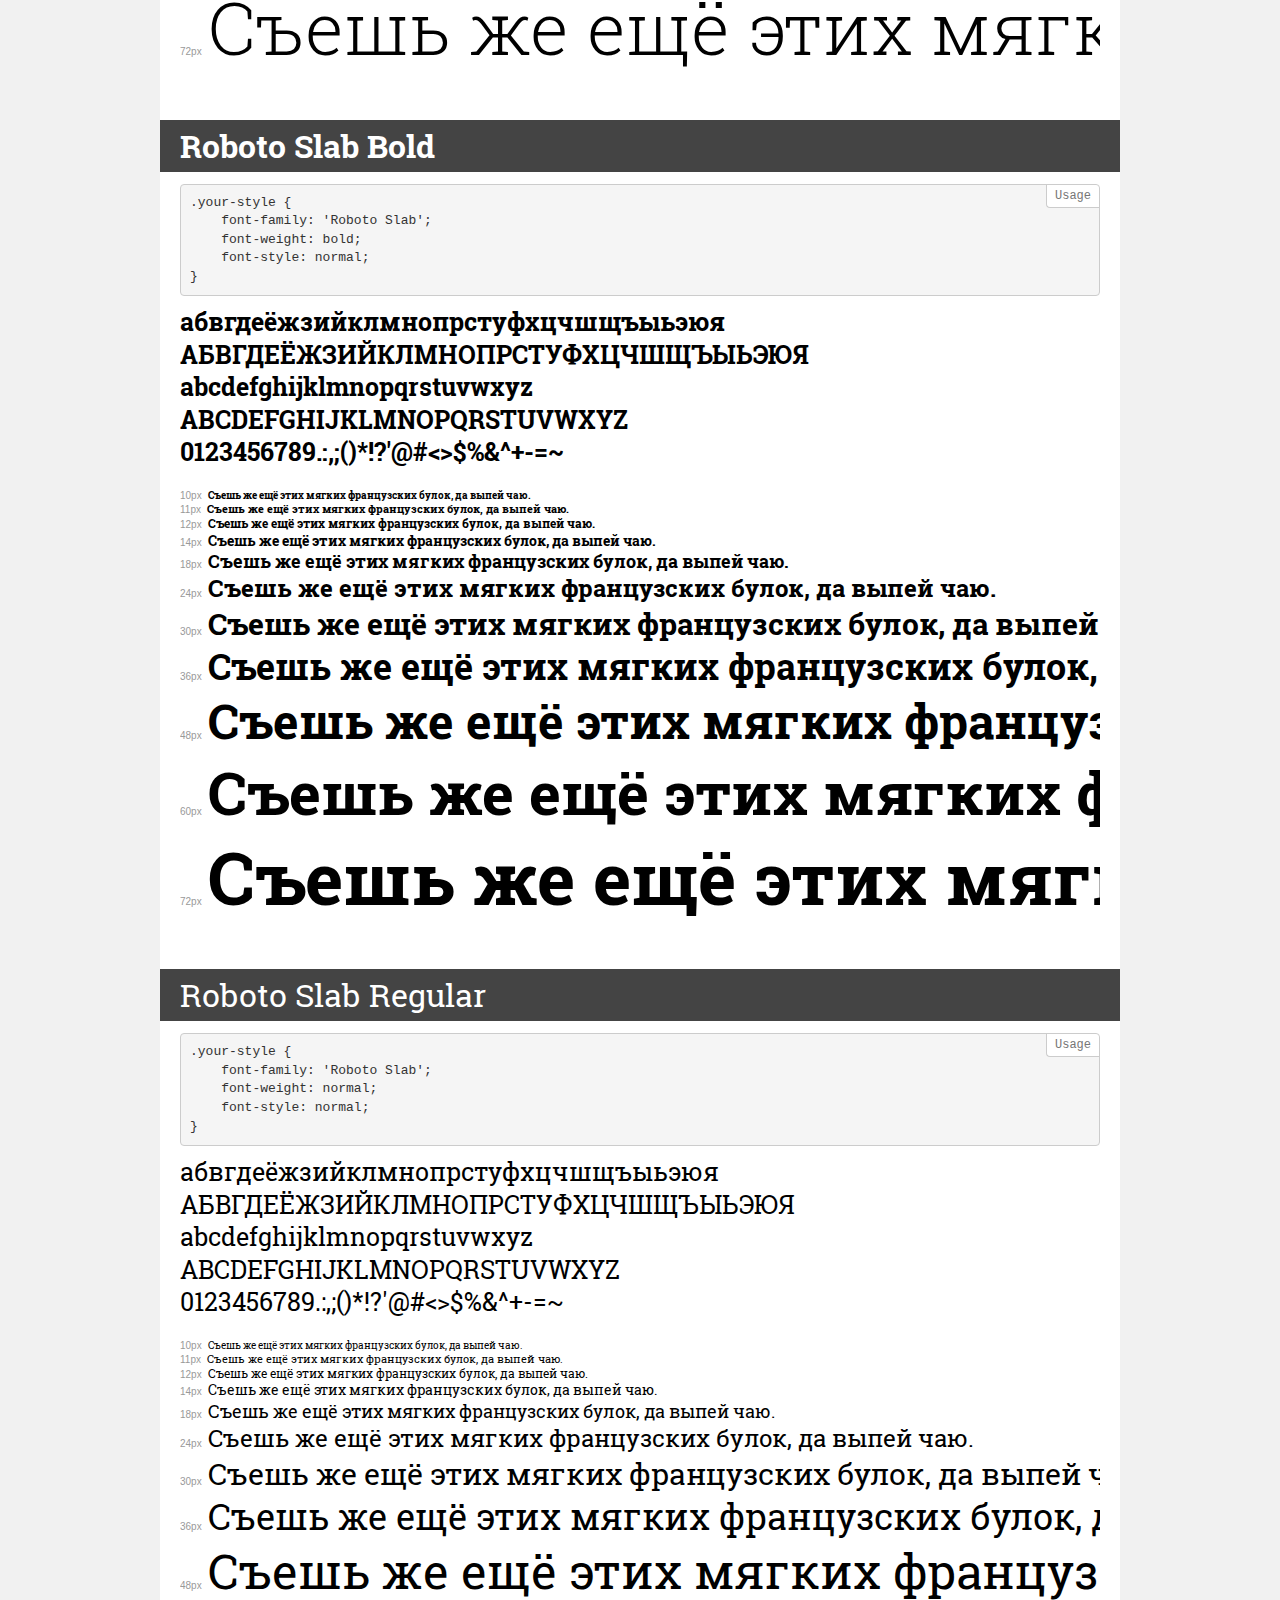
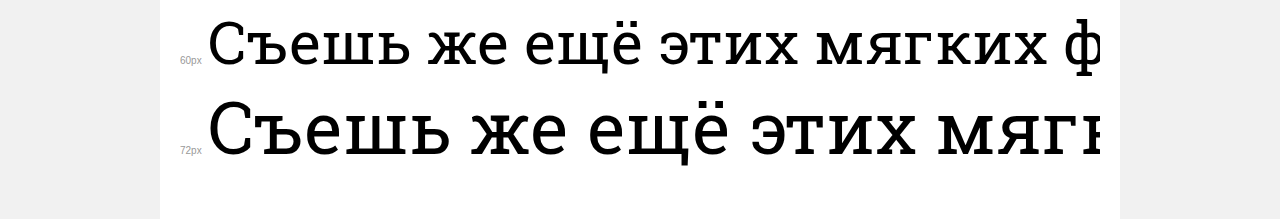
<file: Startup/fonts/RobotoSlab/demo.html>
<!DOCTYPE html>
<html>
<head>
	<meta charset="utf-8">
	<meta http-equiv="X-UA-Compatible" content="IE=edge">
	<meta name="viewport" content="width=device-width, initial-scale=1">
	<meta name="robots" content="noindex, noarchive">
	<title>Transfonter demo</title>
	<link href="stylesheet.css" rel="stylesheet">
	<style>
		/*
		http://meyerweb.com/eric/tools/css/reset/
		v2.0 | 20110126
		License: none (public domain)
		*/
		html, body, div, span, applet, object, iframe,
		h1, h2, h3, h4, h5, h6, p, blockquote, pre,
		a, abbr, acronym, address, big, cite, code,
		del, dfn, em, img, ins, kbd, q, s, samp,
		small, strike, strong, sub, sup, tt, var,
		b, u, i, center,
		dl, dt, dd, ol, ul, li,
		fieldset, form, label, legend,
		table, caption, tbody, tfoot, thead, tr, th, td,
		article, aside, canvas, details, embed,
		figure, figcaption, footer, header, hgroup,
		menu, nav, output, ruby, section, summary,
		time, mark, audio, video {
			margin: 0;
			padding: 0;
			border: 0;
			font-size: 100%;
			font: inherit;
			vertical-align: baseline;
		}
		/* HTML5 display-role reset for older browsers */
		article, aside, details, figcaption, figure,
		footer, header, hgroup, menu, nav, section {
			display: block;
		}
		body {
			line-height: 1;
		}
		ol, ul {
			list-style: none;
		}
		blockquote, q {
			quotes: none;
		}
		blockquote:before, blockquote:after,
		q:before, q:after {
			content: '';
			content: none;
		}
		table {
			border-collapse: collapse;
			border-spacing: 0;
		}
		/* common styles */
		body {
			background: #f1f1f1;
			color: #000;
		}
		.page {
			background: #fff;
			width: 920px;
			margin: 0 auto;
			padding: 20px 20px 0 20px;
			overflow: hidden;
		}
		.font-container {
			overflow-x: auto;
			overflow-y: hidden;
			margin-bottom: 40px;
			line-height: 1.3;
			white-space: nowrap;
			padding-bottom: 5px;
		}
		h1 {
			position: relative;
			background: #444;
			font-size: 32px;
			color: #fff;
			padding: 10px 20px;
			margin: 0 -20px 12px -20px;
		}
		.letters {
			font-size: 25px;
			margin-bottom: 20px;
		}
		.s10:before {
			content: '10px';
		}
		.s11:before {
			content: '11px';
		}
		.s12:before {
			content: '12px';
		}
		.s14:before {
			content: '14px';
		}
		.s18:before {
			content: '18px';
		}
		.s24:before {
			content: '24px';
		}
		.s30:before {
			content: '30px';
		}
		.s36:before {
			content: '36px';
		}
		.s48:before {
			content: '48px';
		}
		.s60:before {
			content: '60px';
		}
		.s72:before {
			content: '72px';
		}
		.s10:before, .s11:before, .s12:before, .s14:before,
		.s18:before, .s24:before, .s30:before, .s36:before,
		.s48:before, .s60:before, .s72:before {
			font-family: Arial, sans-serif;
			font-size: 10px;
			font-weight: normal;
			font-style: normal;
			color: #999;
			padding-right: 6px;
		}
		pre {
			display: block;
			position: relative;
			padding: 9px;
			margin: 0 0 10px;
			font-family: Monaco, Menlo, Consolas, "Courier New", monospace !important;
			font-size: 13px;
			line-height: 1.428571429;
			color: #333;
			font-weight: normal !important;
			font-style: normal !important;
			background-color: #f5f5f5;
			border: 1px solid #ccc;
			overflow-x: auto;
			border-radius: 4px;
		}
		pre:after {
			display: block;
			position: absolute;
			right: 0;
			top: 0;
			content: 'Usage';
			line-height: 1;
			padding: 5px 8px;
			font-size: 12px;
			color: #767676;
			background-color: #fff;
			border: 1px solid #ccc;
			border-right: none;
			border-top: none;
			border-radius: 0 4px 0 4px;
			z-index: 10;
		}
		/* responsive */
		@media (max-width: 959px) {
			.page {
				width: auto;
				margin: 0;
			}
		}
	</style>
</head>
<body>
<div class="page">
	<div class="demo" style="font-family: 'Roboto Slab'; font-weight: 100; font-style: normal;">
		<h1>Roboto Slab Thin</h1>
		<pre>.your-style {
    font-family: 'Roboto Slab';
    font-weight: 100;
    font-style: normal;
}</pre>
		<div class="font-container">
			<p class="letters">
				абвгдеёжзийклмнопрстуфхцчшщъыьэюя <br />
				АБВГДЕЁЖЗИЙКЛМНОПРСТУФХЦЧШЩЪЫЬЭЮЯ <br />
				abcdefghijklmnopqrstuvwxyz <br />
				ABCDEFGHIJKLMNOPQRSTUVWXYZ <br />				0123456789.:,;()*!?'@#<>$%&^+-=~
			</p>
			<p class="s10" style="font-size: 10px;">Съешь же ещё этих мягких французских булок, да выпей чаю.</p>
			<p class="s11" style="font-size: 11px;">Съешь же ещё этих мягких французских булок, да выпей чаю.</p>
			<p class="s12" style="font-size: 12px;">Съешь же ещё этих мягких французских булок, да выпей чаю.</p>
			<p class="s14" style="font-size: 14px;">Съешь же ещё этих мягких французских булок, да выпей чаю.</p>
			<p class="s18" style="font-size: 18px;">Съешь же ещё этих мягких французских булок, да выпей чаю.</p>
			<p class="s24" style="font-size: 24px;">Съешь же ещё этих мягких французских булок, да выпей чаю.</p>
			<p class="s30" style="font-size: 30px;">Съешь же ещё этих мягких французских булок, да выпей чаю.</p>
			<p class="s36" style="font-size: 36px;">Съешь же ещё этих мягких французских булок, да выпей чаю.</p>
			<p class="s48" style="font-size: 48px;">Съешь же ещё этих мягких французских булок, да выпей чаю.</p>
			<p class="s60" style="font-size: 60px;">Съешь же ещё этих мягких французских булок, да выпей чаю.</p>
			<p class="s72" style="font-size: 72px;">Съешь же ещё этих мягких французских булок, да выпей чаю.</p>
		</div>
	</div>
	<div class="demo" style="font-family: 'Roboto Slab'; font-weight: 300; font-style: normal;">
		<h1>Roboto Slab Light</h1>
		<pre>.your-style {
    font-family: 'Roboto Slab';
    font-weight: 300;
    font-style: normal;
}</pre>
		<div class="font-container">
			<p class="letters">
				абвгдеёжзийклмнопрстуфхцчшщъыьэюя <br />
				АБВГДЕЁЖЗИЙКЛМНОПРСТУФХЦЧШЩЪЫЬЭЮЯ <br />
				abcdefghijklmnopqrstuvwxyz <br />
				ABCDEFGHIJKLMNOPQRSTUVWXYZ <br />				0123456789.:,;()*!?'@#<>$%&^+-=~
			</p>
			<p class="s10" style="font-size: 10px;">Съешь же ещё этих мягких французских булок, да выпей чаю.</p>
			<p class="s11" style="font-size: 11px;">Съешь же ещё этих мягких французских булок, да выпей чаю.</p>
			<p class="s12" style="font-size: 12px;">Съешь же ещё этих мягких французских булок, да выпей чаю.</p>
			<p class="s14" style="font-size: 14px;">Съешь же ещё этих мягких французских булок, да выпей чаю.</p>
			<p class="s18" style="font-size: 18px;">Съешь же ещё этих мягких французских булок, да выпей чаю.</p>
			<p class="s24" style="font-size: 24px;">Съешь же ещё этих мягких французских булок, да выпей чаю.</p>
			<p class="s30" style="font-size: 30px;">Съешь же ещё этих мягких французских булок, да выпей чаю.</p>
			<p class="s36" style="font-size: 36px;">Съешь же ещё этих мягких французских булок, да выпей чаю.</p>
			<p class="s48" style="font-size: 48px;">Съешь же ещё этих мягких французских булок, да выпей чаю.</p>
			<p class="s60" style="font-size: 60px;">Съешь же ещё этих мягких французских булок, да выпей чаю.</p>
			<p class="s72" style="font-size: 72px;">Съешь же ещё этих мягких французских булок, да выпей чаю.</p>
		</div>
	</div>
	<div class="demo" style="font-family: 'Roboto Slab'; font-weight: bold; font-style: normal;">
		<h1>Roboto Slab Bold</h1>
		<pre>.your-style {
    font-family: 'Roboto Slab';
    font-weight: bold;
    font-style: normal;
}</pre>
		<div class="font-container">
			<p class="letters">
				абвгдеёжзийклмнопрстуфхцчшщъыьэюя <br />
				АБВГДЕЁЖЗИЙКЛМНОПРСТУФХЦЧШЩЪЫЬЭЮЯ <br />
				abcdefghijklmnopqrstuvwxyz <br />
				ABCDEFGHIJKLMNOPQRSTUVWXYZ <br />				0123456789.:,;()*!?'@#<>$%&^+-=~
			</p>
			<p class="s10" style="font-size: 10px;">Съешь же ещё этих мягких французских булок, да выпей чаю.</p>
			<p class="s11" style="font-size: 11px;">Съешь же ещё этих мягких французских булок, да выпей чаю.</p>
			<p class="s12" style="font-size: 12px;">Съешь же ещё этих мягких французских булок, да выпей чаю.</p>
			<p class="s14" style="font-size: 14px;">Съешь же ещё этих мягких французских булок, да выпей чаю.</p>
			<p class="s18" style="font-size: 18px;">Съешь же ещё этих мягких французских булок, да выпей чаю.</p>
			<p class="s24" style="font-size: 24px;">Съешь же ещё этих мягких французских булок, да выпей чаю.</p>
			<p class="s30" style="font-size: 30px;">Съешь же ещё этих мягких французских булок, да выпей чаю.</p>
			<p class="s36" style="font-size: 36px;">Съешь же ещё этих мягких французских булок, да выпей чаю.</p>
			<p class="s48" style="font-size: 48px;">Съешь же ещё этих мягких французских булок, да выпей чаю.</p>
			<p class="s60" style="font-size: 60px;">Съешь же ещё этих мягких французских булок, да выпей чаю.</p>
			<p class="s72" style="font-size: 72px;">Съешь же ещё этих мягких французских булок, да выпей чаю.</p>
		</div>
	</div>
	<div class="demo" style="font-family: 'Roboto Slab'; font-weight: normal; font-style: normal;">
		<h1>Roboto Slab Regular</h1>
		<pre>.your-style {
    font-family: 'Roboto Slab';
    font-weight: normal;
    font-style: normal;
}</pre>
		<div class="font-container">
			<p class="letters">
				абвгдеёжзийклмнопрстуфхцчшщъыьэюя <br />
				АБВГДЕЁЖЗИЙКЛМНОПРСТУФХЦЧШЩЪЫЬЭЮЯ <br />
				abcdefghijklmnopqrstuvwxyz <br />
				ABCDEFGHIJKLMNOPQRSTUVWXYZ <br />				0123456789.:,;()*!?'@#<>$%&^+-=~
			</p>
			<p class="s10" style="font-size: 10px;">Съешь же ещё этих мягких французских булок, да выпей чаю.</p>
			<p class="s11" style="font-size: 11px;">Съешь же ещё этих мягких французских булок, да выпей чаю.</p>
			<p class="s12" style="font-size: 12px;">Съешь же ещё этих мягких французских булок, да выпей чаю.</p>
			<p class="s14" style="font-size: 14px;">Съешь же ещё этих мягких французских булок, да выпей чаю.</p>
			<p class="s18" style="font-size: 18px;">Съешь же ещё этих мягких французских булок, да выпей чаю.</p>
			<p class="s24" style="font-size: 24px;">Съешь же ещё этих мягких французских булок, да выпей чаю.</p>
			<p class="s30" style="font-size: 30px;">Съешь же ещё этих мягких французских булок, да выпей чаю.</p>
			<p class="s36" style="font-size: 36px;">Съешь же ещё этих мягких французских булок, да выпей чаю.</p>
			<p class="s48" style="font-size: 48px;">Съешь же ещё этих мягких французских булок, да выпей чаю.</p>
			<p class="s60" style="font-size: 60px;">Съешь же ещё этих мягких французских булок, да выпей чаю.</p>
			<p class="s72" style="font-size: 72px;">Съешь же ещё этих мягких французских булок, да выпей чаю.</p>
		</div>
	</div>
</div>
</body>
</html>
</file>
<file: Agnecy/css/style.css>
.col-sm-1, .col-sm-2, .col-sm-3, .col-sm-4, .col-sm-5, .col-sm-6, .col-sm-7, .col-sm-8, .col-sm-9, .col-sm-10, .col-sm-11, .col-sm-12, .col-md-1, .col-md-2, .col-md-3, .col-md-4, .col-md-5, .col-md-6, .col-md-7, .col-md-8, .col-md-9, .col-md-10, .col-md-11, .col-md-12, .col-lg-1, .col-lg-2, .col-lg-3, .col-lg-4, .col-lg-5, .col-lg-6, .col-lg-7, .col-lg-8, .col-lg-9, .col-lg-10, .col-lg-11, .col-lg-12 {
	position: relative;
	float: left;
}

* {
	margin: 0;
	padding: 0;
}

*,
*:before,
*:after {
	box-sizing: border-box;
}

img {
	max-width: 100%;
	height: auto;
	vertical-align: middle;
}

a { text-decoration: none; }

ul { list-style-type: none; }

html, body { overflow-x: hidden; }

body {
	font: 16px/1.75 "OpenSans", sans-serif;
	color: #000;
}

.container {
	margin: 0 auto;
	width: 90%;
}

.row:after,
.row:before {
	content: "";
	display: table;
}

.row:after,
.row:before { clear: both; }

.header {
	background-color: #f6f2f2;
	padding-bottom: 2em;
}

.menu-icon {
	float: right;
	width: 2.8125em;
	height: 2.1875em;
	top: 1.25em;
	right: 1em;
	position: fixed;
	cursor: pointer;
	z-index: 100;
}

.menu-icon span {
	display: block;
	position: absolute;
	height: 6px;
	width: 100%;
	background: #000;
	border-radius: 9px;
	opacity: 1;
	transform: rotate(0deg);
	transition: .25s ease-in-out;
}

.menu-icon span:nth-child(1) {
	top: 0px;
}

.menu-icon span:nth-child(2),
.menu-icon span:nth-child(3) {
	top: 13px;
}

.menu-icon span:nth-child(4) {
	top: 26px;
}

.menu-links {
	position: fixed;
	display: none;
	top: 3px;
	right: 0;
	left: 0;
	height: 100%;
	margin-top: 52px;
	background-color: rgba(0, 0, 0, 0.85);
	z-index: 1000;
	overflow: auto;
}

.links-item {
	display: block;
	padding: 1.56em 0;
	text-align: center;
	font: 0.87em "OpenSans Bold", sans-serif;
	text-transform: uppercase;
	color: #e0e0e0;
}

.links-item:hover {
	background-color: #ff3f40;
}

.nav.nav_state_open .menu-icon span:nth-child(1) {
	top: 18px;
	width: 0%;
	left: 50%;
}

.nav.nav_state_open .menu-icon span:nth-child(2) {
	transform: rotate(45deg);
}

.nav.nav_state_open  .menu-icon span:nth-child(3) {
	transform: rotate(-45deg);
}

.nav.nav_state_open  .menu-icon span:nth-child(4) {
	top: 18px;
	width: 0%;
	left: 50%;
}

.nav.nav_state_open .menu-links {
	display: block;
}

.header-title {
	text-align: center;
	margin-top: 4em;
}

h1 {
	font: 2em "OpenSans ExtraBold", sans-serif;
	text-transform: uppercase;
	line-height: 1.2;
	padding-bottom: 0.625em;
	letter-spacing: 5px;
}

.header-title p,
.capabilities-title p {
	text-align: justify;
}

.btn {
	color: #fff;
	font: 1.13em "OpenSans Bold", sans-serif;
	line-height: 3.2em;
	padding: 0 3.5em;
	background-color: #ff2d2d;
	border-radius: 5px;
	border: none;
	cursor: pointer;
	margin: 2.5em 0 3.125em;
}

.btn:hover {
	background-color: #fff;
	color: #ff2d2d;
	transition: all 0.3s;
	box-shadow: inset 0 0 0 2px #ff2d2d;
}

.play-icon {
	position: absolute;
	width: 70px;
	height: 70px;
	background-color: transparent;
	border-radius: 50px;
	border: 5px solid #f3f2ef;
	left: 50%;
	top: 50%;
	margin-left: -35px;
	margin-top: -35px;
	z-index: 1;
}

.play-icon:before {
	position: absolute;
	left: 50%;
	top: 50%;
	margin-left: -10px;
	margin-top: -17.5px;
	display: block;
	content: "";
	width: 0;
	height: 0;
	border-top: 17.5px solid transparent;
	border-left: 28px solid #f3f2ef;
	border-bottom: 17.5px solid transparent;
}

.header-video {
	position: relative;
	box-shadow: 0px 14px 73px 0px rgba(0, 0, 0, 0.29);
	max-width: 100%;
	width: 100%;
	height: auto;
	margin-bottom: 1em;
}
/* ==== END HEADER ==== */

.capabilities,
.products,
.our-team,
.contact {
	padding-top: 4em;
	text-align: center;
	background-color: #fff;
}

.capabilities .row {
	border-bottom: 1px solid #ececec;
}

h2 {
	font: 2em "OpenSans Bold", sans-serif;
	text-transform: uppercase;
	line-height: 1.3;
	margin-bottom: 0.625em;
}

.services-item {
	width: 100%;
}

.services-item p {
	padding: 0.9375em 0 3.125em;
}

.s-icon {
	background-image: url(../img/services-icon.png);
	background-repeat: no-repeat;
	width: 46px;
	height: 42px;
	display: block;
	margin: 0 auto 1em;
}

.s-icon.man {
	background-position: -7px -12px;
}

.s-icon.des {
	background-position: -78px -10px;
}

.s-icon.bran {
	background-position: -145px -10px;
}

.s-icon.anim {
	background-position: -214px -10px;
}

.services-item h3 {
	font: 1.5em "OpenSans SemiBold", sans-serif;
}
/* ==== END CAPABILITIES ==== */

.descr::after {
	content: "";
	position: absolute;
	width: 8.125em;
	height: 0.125em;
	background-color: #ff3b3b;
	left: 50%;
	margin-left: -4.0625em;
	margin-top: 1.25em;
}

.menu-products {
	padding: 4em 0 1.875em;
}

.menu-products ul li {
	display: inline-block;
	font: 1em "OpenSans SemiBold", sans-serif;
	text-transform: uppercase;
	margin-right: 1.87em;
	cursor: pointer;
}

.menu-products li:hover {
	color: #ff2d2d;
}

.item-products {
	padding: 0.5em;
	cursor: pointer;
}

.item-products img,
.team-member img,
.photo-team-member {
	width: 100%;
}
/* ==== END PRODUCTS ==== */

.our-team {
	padding-bottom: 2em;
}

.our-team .section-title,
.photo-team-member,
.info-team-member h3,
.info-team-member ul {
	text-align: center;
}
.our-team .section-title,
.contact .section-title {
	padding-bottom: 3em;
}

.photo-team-member,
.info-team-member {
	padding-top: 2em;
}

.info-team-member h3 {
	text-transform: uppercase;
	font: 1.5em "OpenSans SemiBold", sans-serif;
}

.info-team-member ul li {
	display: inline-block;
	padding: 1em 1em 1.5em 0;
}

.info-team-member li a {
	font: 0.8em "OpenSans Italic", sans-serif;
	color: #000;
}

.team-member {
	padding: 0.5em;
	margin: 0;
	position: relative;
}

.team-member:hover .member-item-cont {
	opacity: 1;
}

.member-item-cont {
	height: 2.312em;
	opacity: 0;
	position: absolute;
	bottom: 0.5em;
	left: 0.5em;
	right: 0.5em;
	background-color: rgba(0,0,0, .5);
	transition: all 0.5s;
}

.member-item-cont span {
	color: #fff;
	text-align: center;
	vertical-align: middle;
	font: 1.125em "OpenSans SemiBold", sans-serif;
	text-transform: uppercase;
}

/* ==== END OUR-TEAM ==== */

.distribution {
	background-color: #f5f0dd;
	padding: 3em 0;
	text-align: center;
}

.distribution h3 {
	font: 2em "OpenSans Bold", sans-serif;
	color: #fff;
}

.distribution p {
	color: #fff;
	padding-top: 1em;
}

.distribution input {
	padding: 0 2.5em;
	border-radius: 5px;
	border: none;
	width: 18em;
	display: block;
	font-size: 1em;
	line-height: 3.2em;
	color: #2c2c2c;
	margin: 2em auto;
}
/* ==== END DISTRIBUTION ==== */

.contact {
	padding-bottom: 4em;
}

.main-form {
	margin-top: 1em;
}

.main-form input,
.main-form textarea {
	width: 100%;
	background-color: #e5e5e5;
	border-radius: 5px;
	border: none;
	font-size: 1em;
	text-indent: 2em;
	line-height: 4em;
	margin-bottom: 1.5em;
}

input::placeholder,
textarea::placeholder {
	color: #000;
	font-family: "OpenSans", sans-serif;
}

.main-form textarea {
	resize: none;
}

.main-form .btn {
	width: 100%;
	margin: 0;
	text-transform: uppercase;
}

.wrap-contact {
	margin: 2em 0 0;
	background-color: #2d2d2d;
	padding: 3em;
}

.contact-info h3 {
	color: #fff;
	font-size: 1.125em;
	padding-bottom: 1em;
	text-transform: uppercase;
}

.contact-info p {
	color: #fff;
	padding-bottom: 1em;
}

.contact-info a {
	color: #fff;
}
/* ==== END CONTACT ==== */

.footer {
	background-color: #313030;
	padding: 2em 0;
	color: #b8b8b8
}
.footer p {
	text-align: center;
}

.social-wrap {
	text-align: center;
	margin-top: 1em;
}

.social-wrap a {
	display: inline-block;
	width: 33px;
	height: 33px;
	margin-left: 1em;
	background-image: url(../img/social-sprites.png);
	background-repeat:  no-repeat;
}

a.tw {
	margin-left: 0;
}

.tw {
	background-position: -28px -33px;
}

.in {
	background-position: -79px -33px;
}

.gplus {
	background-position: -129px -33px;
}

.fc {
	background-position: -180px -33px;
}
</file>
<file: Agnecy/css/font.css>
@font-face {
	font-family: "OpenSans";
	src: url(../font/Open_Sans/OpenSans-Regular.woff) format("woff"),
				url(../font/Open_Sans/OpenSans-Regular.ttf) format("truetype");
}

@font-face {
	font-family: "OpenSans Bold";
	src: url(../font/Open_Sans/OpenSans-Bold.woff) format("woff"),
				url(../font/Open_Sans/OpenSans-Bold.ttf) format("truetype");
}

@font-face {
	font-family: "OpenSans SemiBold";
	src: url(../font/Open_Sans/OpenSans-Semibold.woff) format("woff"),
				url(../font/Open_Sans/OpenSans-Semibold.ttf) format("truetype");
}

@font-face {
	font-family: "OpenSans ExtraBold";
	src: url(../font/Open_Sans/OpenSans-ExtraBold.woff) format("woff"),
				url(../font/Open_Sans/OpenSans-ExtraBold.ttf) format("truetype");
}

@font-face {
	font-family: "OpenSans Italic";
	src: url(../font/Open_Sans/OpenSans-Italic.ttf) format("truetype");
}
</file>
<file: Agnecy/css/media.css>
@media (min-width: 320px) {
	.distribution .btn {
		margin: 0;
	}
}

@media (min-width: 768px) {
	.container { width: 750px; }
	.menu-icon {
		display: none;
	}
	.menu-links {
		display: block;
		position: static;
		background-color: #313030;
		text-align: center;
		margin: 1.875em 0 3.75em;
	}
	.links-item {
		display: inline-block;
		padding: 2.5em 1.5625em 2.1875em;
	}
	.header-title {
		text-align: left;
		margin: 0;
	}
	.header-title p {
		padding-right: 3%;
		text-align: left;
	}
	.btn {
		margin: 1.5em 0 1em;
	}
	.capabilities {
		padding-top: 5.5em;
	}
	.capabilities-title {
		text-align: center;
	}
	.s-icon.man {
		margin-top: 1.5em;
	}
	.products .section-title {
		width: 45%;
		margin: 0 auto;
	}
	.our-team .section-title,
	.photo-team-member,
	.info-team-member h3,
	.info-team-member ul {
		text-align: center;
	}
	.distribution {
		padding: 4em 0;
	}
	.distribution h3 {
		font-size: 2.625em;
	}
	.distribution p {
		padding-top: 2.5em;
	}
	.distribution input {
		width: 40%;
		font-size: 1.13em;
		display: inline-block;
		margin-right: 1em;
	}
	.main-form,
	.wrap-contact {
		margin-top: 2em;
	}
	.main-form input,
	.main-form textarea {
		margin-bottom: 2.812em;
	}
	.main-form input {
		width: 45%;
	}
	.main-form input:first-child {
		margin-right: 3.875em;
	}
	.footer p {
		display: inline-block;
		text-align: left;
	}
	.social-wrap {
		float: right;
		margin: 0;
	}
}

@media (min-width: 992px) {
	.container { width: 970px; }
	.header-title p,
	.capabilities-title p {
		text-align: left;
	}
	h1 {
		font-size: 3em;
	}
	.btn {
		margin: 2.5em 0 3.125em;
	}
	.capabilities-title {
		margin-right: 3%;
	}
	.capabilities-title {
		margin-right: 10%;
		text-align: left;
	}
	h2 {
		font-size: 2.6em;
	}
	.services-item {
		width: 45%;
		display: inline-block;
		margin: 0 2%;
		vertical-align: top;
	}
	.design {
		padding-top: 1.5em;
	}
	.products .descr::after {
		margin-top: 2em;
	}
	.menu-products {
		padding: 6.25em 0 3.12em;
	}
	.menu-products ul li {
		margin-right: 1.25em;
		font-size: 1.3em;
	}
	.item-products {
		padding: 1em;
	}
	.our-team {
		padding-bottom: 4em;
	}
	.our-team .descr::after,
	.contact .descr::after {
		margin-top: 1.875em;
		left: 0;
		margin-left: 0;
	}
	.our-team .section-title,
	.contact .section-title {
	text-align: left;
	padding-bottom: 4.375em;
	}
	.photo-team-member {
		text-align: left;
	}
	.info-team-member h3 {
		font-size: 1.875em;
		text-align: left;
		padding-bottom: 0.5em;
	}
	.info-team-member p,
	.info-team-member ul {
		text-align: left;
	}
	.info-team-member ul li {
		padding: 1em 1em 2em 0;
	}
	.info-team-member li a {
		font-size: 1.125em;
	}
	.info-team-member {
		padding-left: 1em;
	}
	.team-member {
		margin-left: 1em;
		padding: 0;
	}
		.contact {
	padding-bottom: 6.25em;
}
	.main-form input:first-child {
		margin-right: 3em;
	}
	.wrap-contact {
		text-align: left;
		margin-left: 4em;
		width: 100%;
		padding: 6em 7em 1em 4em;
	}
}

@media (min-width: 1200px) {
	.container { width: 1170px; }
	.header {
		padding-bottom: 6.875em;
	}
	.menu-links {
		margin-bottom: 5.8em;
	}
	h1 {
		font-size: 3.75em;
	}
	.header-title p {
		padding-bottom: 3.875em;
		padding-right: 8em;
	}
	.btn {
		margin: 0;
	}
	.header-video {
		margin-bottom: 0;
	}
	.capabilities {
		padding: 6.875em 0 0;
	}
	.services-item {
		margin: 0;
	}
	.management,
	.branding {
		margin-right: 3%;
		margin-left: 6%;
	}
	.capabilities-title p {
		padding-bottom: 3.75em;
	}
	.menu-products ul li {
		font-size: 1.37em;;
	}
	.menu-products {
		padding: 7.5em 0 4.0625em;
	}
	.info-team-member ul li {
		padding: 2.5em 1.75em 3.75em 0;
	}
	.distribution {
		padding: 8.75em 0;
	}
	.main-form,
	.wrap-contact {
		margin-top: 3.75em;
	}
	.main-form input:first-child {
		margin-right: 4em;
	}
	.main-form textarea {
		line-height: 9em;
	}
	.wrap-contact {
		margin-left: 6.75em;
		padding: 8.75em 7em 10em 5em;
	}
	.footer {
		padding: 3.125em 0;
	}
}

/* ExtraSmall (screen < 768px) */
@media (min-width: 320px) {
	.col-xs-1  { width: 8.33333333%; }
	.col-xs-2  { width: 16.66666667%; }
	.col-xs-3  { width: 25%; }
	.col-xs-4  { width: 33.33333333%; }
	.col-xs-5  { width: 41.66666667%; }
	.col-xs-6  { width: 50%; }
	.col-xs-7  { width: 58.33333333%; }
	.col-xs-8  { width: 66.66666667%; }
	.col-xs-9  { width: 75%; }
	.col-xs-10 { width: 83.33333333%; }
	.col-xs-11 { width: 91.66666667%; }
	.col-xs-12 { width: 100%; }

/* Small (screen > 768px) */
@media (min-width: 768px) {
	.col-sm-1  { width: 8.33333333%; }
	.col-sm-2  { width: 16.66666667%; }
	.col-sm-3  { width: 25%; }
	.col-sm-4  { width: 33.33333333%; }
	.col-sm-5  { width: 41.66666667%; }
	.col-sm-6  { width: 50%; }
	.col-sm-7  { width: 58.33333333%; }
	.col-sm-8  { width: 66.66666667%; }
	.col-sm-9  { width: 75%; }
	.col-sm-10 { width: 83.33333333%; }
	.col-sm-11 { width: 91.66666667%; }
	.col-sm-12 { width: 100%; }
}

/* Medium (screen > 992px) */
@media (min-width: 992px) {
	.col-md-1  { width: 8.33333333%; }
	.col-md-2  { width: 16.66666667%; }
	.col-md-3  { width: 25%; }
	.col-md-4  { width: 33.33333333%; }
	.col-md-5  { width: 41.66666667%; }
	.col-md-6  { width: 50%; }
	.col-md-7  { width: 58.33333333%; }
	.col-md-8  { width: 66.66666667%; }
	.col-md-9  { width: 75%; }
	.col-md-10 { width: 83.33333333%; }
	.col-md-11 { width: 91.66666667%; }
	.col-md-12 { width: 100%; }
}

/* Large (screen > 1200px) */
@media (min-width: 1200px) {
	.col-lg-1  { width: 8.33333333%; }
	.col-lg-2  { width: 16.66666667%; }
	.col-lg-3  { width: 25%; }
	.col-lg-4  { width: 33.33333333%; }
	.col-lg-5  { width: 41.66666667%; }
	.col-lg-6  { width: 50%; }
	.col-lg-7  { width: 58.33333333%; }
	.col-lg-8  { width: 66.66666667%; }
	.col-lg-9  { width: 75%; }
	.col-lg-10 { width: 83.33333333%; }
	.col-lg-11 { width: 91.66666667%; }
	.col-lg-12 { width: 100%; }
}
</file>
<file: Form/css/style.css>
* {
	margin: 0;
	-moz-box-sizing: border-box;
	-webkit-box-sizing: border-box;
	box-sizing: border-box;
}
body {
	font: 14px "Segoe", sans-serif;
	background-color: #F2F2F2;
	color: #BDBDBD;
}

/* ========== Form-check-in ========== */
.form {
	max-width: 320px;
	height: 600px;
	background-color: #fff;
	margin: 5% auto 0;
	padding: 32px 20px 25px;
}
/* ========== End Form-check-in ====== */

/* ========== Form-register ========== */
.form__register__wrap {
	padding: 0 10px 49px;
}

h3 {
	font: 18px/21px "Segoe-Bold", sans-serif;
	color: #333333;
	text-align: left;
	position: relative;
	margin-bottom: 86px;
}

h3:after {
	content: '';
	position: absolute;
	width: 50px;
	height: 2px;
	left: 2px;
	bottom: -5px;
	background-color: #4A90E2;
}

.register-group {
	position: relative;
	margin-bottom: 42px;
	border: 0;
	padding: 0;
}

.register-group:last-child {
	margin-bottom: 0;
}

.register-group input {
	display: block;
	width: 100%;
	font-size: 17px;
	font-weight: 600;
	line-height: 19px;
	font-family: "Segoe", sans-serif;
	color: #112A48;
	outline: 0;
	border: 0;
	border-bottom: 1px solid #4A90E2;
	padding: 5px 10px;
	background: none;
	transition: all 0.2s ease;
}

.register-group label {
	font-size: 16px;
	font-weight: 500;
	letter-spacing: .6px;
	position: absolute;
	left: 10px;
	bottom: -18px;
	transform: translateY(-25px);
	transition: all 0.2s ease;
}

input:focus {
	outline: 0;
	border: 0;
	border-bottom: 2px solid #4A90E2;
}

input:focus + label,
input:valid + label {
	transform: translateY(-50px);
	font-size: 12px;
	outline: 0;
	bottom: -13px;
}

input:focus + label {
	color: #4A90E2;
}

input[type="password"] {
	letter-spacing: 10px;
}

input:valid:not(:placeholder-shown) {
	background: url(../img/tick.svg);
	background-repeat: no-repeat;
	background-position: right center;
	transition: all 0.2s ease;
}

input:invalid:not(:placeholder-shown) {
	border-bottom: 1px solid #FF3939;
	background: url(../img/close.svg);
	background-repeat: no-repeat;
	background-position: right center;
	transition: all 0.2s ease;
	color: #FF3939;
}

.form__pending__sign-up,
.form__register__sign-up {
	width: 100%;
	cursor: pointer;
	border: none;
	border-radius: 3px;
	margin: 0 auto 38px;
	padding: 20px 0;
	color: #fff;
	font-size: 16px;
	font-weight: 100;
	line-height: 20px;
	background-color: #BDBDBD;
	transition: all 0.3 ease;
}

.form__pending__sign-up:visited {
	background-color: #4A90E2;
}

.form__pending__sign-up:hover,
.form__pending__sign-up:focus,
.form__register__sign-up:focus {
	background-color: #417DC4;
	outline: 0;
}

.form__pending__sign-up:active {
	background-color: #4A90E2;
}

.form__register__sign-up:valid {
	background-color: #4A90E2;
}

.form__register__login,
.form__pending__login {
	color: #112A48;
	font-weight: 600;
	line-height: 16px;
	text-align: center;
	display: block;
}

.form__register__login:hover,
.form__register__login:focus,
.form__pending__login:hover,
.form__pending__login:focus {
	color: #4A90E2;
}

.form__register__login:active {
	color: #112A48;
}

.form__register__message,
.form__pending__message {
	text-align: center;
	padding-bottom: 6px;
	font-weight: 500;
}

.form__register,
.form__confirmation {
	display: none;
}
/* ========== End Form-register ========== */

/* ========== Form-pending =============== */
.form__pending {
	margin-top: 200px;
}
/* ========== End Form-pending =========== */

/* ========== Form-confirmation ========== */
.form__confirmation {
	text-align: center;
}

.form__confirmation__tick {
	border: none;
	background: transparent;
	padding: 0;
	margin: 130px auto 41px;
	outline: 0;
	cursor: pointer;
}

.form__confirmation__message-report {
	font-size: 18px;
	font-weight: 600;
	line-height: 21px;
	color: #112A48;
	text-align: center;
}
/* ========== End Form-confirmation ========== */
</file>
<file: Form/css/font.css>
@font-face {
	font-family: "Segoe";
	font-style: normal;
	font-weight: normal;
	src: url("../font/SegoeUI/SegoeUIRegular/SegoeUIRegular.woff") format("woff"); }

@font-face {
	font-family: "Segoe-Bold";
	font-style: normal;
	font-weight: normal;
	src: url("../font/SegoeUI/SegoeUIBold/SegoeUIBold.woff") format("woff"); }
</file>
<file: MoGo/css/style.css>
* {
    box-sizing: border-box;
    margin: 0;
    padding: 0;
    position: relative;
}

li {
    list-style: none;
}

a {
    text-decoration: none;
}

img {
    max-width: 100%;
    height: auto;
}

body {
    font: 0.9375em "Roboto", sans-serif;
    line-height: 1.6;
    color: #999;
    overflow-x: hidden;
}

section {
    padding: 10vh 0;
}

/* ----- MAIN ----- */
.main {
    display: flex;
    flex-direction: column;
    justify-content: space-between;
    align-items: center;
    background: url(../img/main-bg.jpg) center top;
    background-size: cover;
    height: 100vh;
    min-height: 700px;
    color: #fff;
}

.main-overlay {
    position: absolute;
    top: 0;
    left: 0;
    z-index: 0;
    opacity: 0.9;
    width: 100%;
    height: 100%;
    background-image: -webkit-linear-gradient(to top, #fce38a 0%, #f38181 100%);
    background-image: -o-linear-gradient(to top, #fce38a 0%, #f38181 100%);
    background-image: linear-gradient(to top, #fce38a 0%, #f38181 100%);
}

.header {
    display: flex;
    justify-content: space-between;
    align-items: center;
    width: 80%;
    height: 10vh;
    z-index: 1;
}

/* ----- MOBILE MENU ----- */
.m-menu {
    display: flex;
    position: fixed;
    justify-content: center;
    align-items: center;
    flex-direction: column;
    top: 0;
    right: 0;
    height: 100vh;
    width: 100%;
    text-align: center;
    text-transform: uppercase;
    font-size: 1rem;
    line-height: 3;
    z-index: 9;
    background-color: #e88482;
    transition: 0.2s;
    transform: translateX(100%);
}

.m-menu-active {
    transform: translateX(0%);
}

.m-menu a {
    color: #fff;
}

.menu-link {
    display: none;
    color: #fff;
    font-size: 2rem;
}

.close-menu {
    position: fixed;
    top: 0;
    right: 3rem;
    font-size: 2rem;
    color: #fff;
}

.close-menu:hover {
    cursor: pointer;
}

/* ----- END MOBILE MENU ----- */

/* ----- HEADER MENU ----- */
.header-menu {
    width: 50%;
}

.header-menu ul {
    display: flex;
    justify-content: space-around;
}

.header-menu li a {
    color: #fff;
    text-transform: uppercase;
    font: 0.9333em "Montserrat", sans-serif;
}

.header-menu li.active a,
.header-menu a:hover,
.m-menu a:hover {
    color: #fce38a;
    transition: all .3s ease-in-out;
}

.header-menu li.active a:after,
.header-menu a:hover:after {
    content: "";
    display: block;
    position: absolute;
    left: 0;
    right: 0;
    height: 3px;
    background: #fce38a;
    bottom: -10px;
    transition: all .3s ease-in-out;
}

.basket,
.search {
    background-image: url(../img/sprite-menu.png);
    width: 20px;
    height: 20px;
    display: block;
}

.basket {
    background-position: -2px -3px;
}

.search {
    background-position: -23px -5px;
}

.basket:hover,
.search:hover {
    cursor: pointer;
}

.basket:hover {
    background-position: -2px 26px;
}

.search:hover {
    background-position: -23px 24px;
}

/* ----- END HEADER MENU ----- */

.main-text {
    z-index: 1;
    text-align: center;
}

.main-text::after {
    content: "";
    display: block;
    height: 3px;
    width: 60px;
    background-color: #fff;
    position: absolute;
    left: 50%;
    bottom: -1.5em;
    margin-left: -30px;
}

.main-text span {
    font: 4.8em "Kaushan", sans-serif;
}

h1 {
    font: 8em "Montserrat-Bold", sans-serif;
    text-transform: uppercase;
    line-height: 0.933;
}

.btn {
    z-index: 1;
    color: #fff;
    border: 3px solid #fff;
    padding: 10px 30px;
    margin-top: -2em;
    text-transform: uppercase;
    background-color: transparent;
    cursor: pointer;
    outline: none;
    font: 0.9333em "Montserrat-Bold", sans-serif;
}

.main-slider {
    width: 80%;
    display: flex;
    flex-direction: row;
    justify-content: space-around;
    align-items: center;
    height: 10vh;
    z-index: 1;
}

.slider-item {
    width: 22.5%;
}

.slider-item a {
    color: rgba(255, 255, 255, .5);
    text-transform: uppercase;
    font: 1.2em "Montserrat", sans-serif;
}

.slider-item span {
    font: 1.6em "Montserrat-Bold", sans-serif;
}

.slider-item:before {
    content: "";
    display: block;
    position: absolute;
    top: -25px;
    width: 100%;
    background-color: rgba(255, 255, 255, .5);
    height: 2px;
}

.main-slider .active:before,
.slider-item:hover:before {
    content: "";
    background-color: #fff;
}

.main-slider .active::after,
.slider-item:hover:after {
    content: '';
    display: block;
    width: 25%;
    background-color: #f38181;
    position: absolute;
    left: 0;
    top: -25px;
    height: 2px;
}

.slider-item:nth-child(2):hover::after {
    content: '';
    left: 25%;
}

.slider-item:nth-child(3):hover::after {
    content: '';
    left: 50%;
}

.slider-item:nth-child(4):hover::after {
    content: '';
    left: 75%;
}

.slider-item:hover a,
.main-slider .active a {
    color: #fff;
}

.slider-item:hover .slider-item:before {
    background-color: #fff;
    content: "";
}

/* ----- END MAIN ----- */

/* ----- ABOUT ----- */
.about {
    background-color: #fff;
    display: flex;
    flex-wrap: wrap;
    justify-content: space-around;
}

.section-title {
    color: #333;
    text-align: center;
    display: flex;
    flex-direction: column;
    align-items: center;
}

.section-title span {
    font: 1.6em "Kaushan", sans-serif;
}

h2 {
    font: 2em "Montserrat-Bold", sans-serif;
    text-transform: uppercase;
    margin: 0.666em 0 2em;
}

h2:after {
    content: "";
    display: block;
    height: 2px;
    width: 60px;
    margin-left: -30px;
    top: 65px;
    left: 50%;
    position: absolute;
    background-color: #f38181;
}

.section-title p {
    width: 70%;
    color: #999;
    font-family: "Roboto", sans-serif;
    line-height: 1.6;
}

.wrap-items {
    display: flex;
    flex-wrap: wrap;
    width: 80%;
    justify-content: space-between;
    margin: 10vh auto 0;
}

.about-items {
    width: 31%;
}

.about-items img {
    width: 100%;
}

.lower-item {
    opacity: 0;
    position: absolute;
    width: 100%;
    height: 100%;
    top: 10px;
    left: 10px;
    background-color: #95e1d3;
}

.ab-item-cont,
.team-cont,
.work-cont {
    opacity: 0;
    position: absolute;
    left: 0;
    top: 0;
    width: 100%;
    height: 100%;
    display: flex;
    flex-direction: column;
    align-items: center;
    justify-content: center;
    background-image: -moz-linear-gradient(90deg, rgba(252, 227, 138, .9) 0%, rgba(243, 129, 129, .9) 100%);
    background-image: -webkit-linear-gradient(90deg, rgba(252, 227, 138, .9) 0%, rgba(243, 129, 129, .9) 100%);
    background-image: -ms-linear-gradient(90deg, rgba(252, 227, 138, .9) 0%, rgba(243, 129, 129, .9) 100%);
    transition: all .3s ease;
}

.ab-item-cont h3 {
    color: #fff;
    font: 1.2em "Montserrat-Bold", sans-serif;
    text-transform: uppercase;
}

.ab-item-cont h3::before {
    content: "";
    display: block;
    background-image: url(../img/about-icon.png);
    position: absolute;
    top: -25px;
    left: 50%;
    height: 23px;
    width: 32px;
    margin-left: -16px;
}

.about-items:hover .lower-item,
.about-items:hover .ab-item-cont,
.wrap-items .active .lower-item,
.wrap-items .active .ab-item-cont,
.team-member:hover .lower-item,
.team-member:hover .team-cont,
.wrap-team .active .lower-item,
.wrap-team .active .team-cont,
.work-item-inner:hover .work-cont {
    opacity: 1;
}

.about-items:hover,
.wrap-items .active,
.team-member-item:hover,
.wrap-team .active {
    -webkit-transform: translate(-10px, -10px);
    -moz-transform: translate(-10px, -10px);
    -ms-transform: translate(-10px, -10px);
    transform: translate(-10px, -10px);
    transition: transform 0.2s;
}

/* ----- END ABOUT ----- */

/* ----- FACTS ----- */
.facts {
    display: flex;
    align-items: stretch;
    justify-content: center;
    background-color: #95e1d3;
    height: 25vh;
    padding: 0;
}

.statistics {
    display: flex;
    flex-wrap: wrap;
    flex-direction: row;
    color: #fff;
}

.statistics li {
    font: 0.933em "Montserrat", sans-serif;
    text-transform: uppercase;
    display: flex;
    flex-direction: column;
    justify-content: center;
    padding: 0 3.571em;
    text-align: center;
    border-left: 1px solid rgba(255, 255, 255, .2);
}

.statistics li:last-child {
    border-right: 1px solid rgba(255, 255, 255, .2);
}

.statistics span {
    font: 5.142em "Montserrat-Bold", sans-serif;
}

/* ----- END FACTS ----- */

/* ----- SERVICE-ONE ----- */
.services {
    padding-top: 3.46em;
    display: flex;
    width: 80%;
    justify-content: space-around;
    flex-wrap: wrap;
    margin: 0 auto;
}

.line {
    border-bottom: 1px solid #e5e5e5;
    padding-bottom: 3.46em;
}

.service-item {
    width: 25%;
    margin-left: 2em;
}

.service-item h3 {
    color: #333;
    padding-bottom: 0.66em;
    text-transform: uppercase;
    font: 0.93em "Montserrat", sans-serif;
}

.service-item h3:before {
    content: "";
    display: block;
    position: absolute;
    height: 35px;
    width: 35px;
    left: -50px;
    top: 0;
    background-image: url(../img/service-icon.png);
}

.photo h3:before {
    background-position: -19px -15px;
}

.design h3:before {
    background-position: -89px -15px;
}

.creativ h3:before {
    background-position: -157px -15px;
}

.seo h3:before {
    background-position: -19px -73px;
}

.css-html h3:before {
    background-position: -89px -73px;
}

.digital h3:before {
    background-position: -157px -73px;
}

.service-item p {
    color: #999;
}

/* ----- END SERVICE-ONE ----- */

/* ----- FEAUTURE ----- */
.feauture {
    padding-bottom: 0;
    background-size: cover;
    background: url(../img/feauture-bg.jpg) center;
}

.section-pictures {
    display: flex;
    justify-content: center;
}

.section-pictures img {
    height: auto;
}

.iphone {
    position: absolute;
    bottom: -20%;
    right: 15%;
    left: 59%;
}

/* ----- END FEAUTURE ----- */

/* ----- SERVICE TWO ----- */
.services-second-wrap {
    display: flex;
    width: 90%;
    flex-wrap: wrap;
    padding-top: 10vh;
    justify-content: space-between;
    margin: 0 auto;
}

.service-picture {
    width: 48%;
}

.service-picture img {
    height: 100%;
    width: 100%;
}

.service-descr {
    width: 48%;
}

.service-specification {
    border: 1px solid #e5e5e5;
    margin-bottom: 10px;
    padding: 1.66em 4em;
}

.service-specification:first-child {
    margin-bottom: 0;
}

.service-specification:last-child {
    margin-bottom: 0;
}

.service-title {
    font: 0.93em "Montserrat", sans-serif;
    color: #333;
    font-weight: bold;
    text-transform: uppercase;
}

.service-title::before {
    content: "";
    display: block;
    background-image: url(../img/service-2-icon.png);
    width: 35px;
    height: 35px;
    position: absolute;
    left: -48px;
    top: -9px;
}

.ph::before {
    background-position: -10px -7px;
}

.cr::before {
    background-position: -10px -56px;
}

.web::before {
    background-position: -11px -110px;
}

.service-title::after {
    content: "";
    display: block;
    position: absolute;
    height: 15px;
    width: 25px;
    right: -45px;
    top: 0;
    cursor: pointer;
    background-image: url(../img/arrow.png);
}

.ph::after {
    background-position: -3px -4px;
}

.cr::after {
    background-position: -3px -21px;
}

.web::after {
    background-position: -3px -21px;
}

.service-content {
    display: block;
    width: 100%;
    border-left: 1px solid #e5e5e5;
    border-right: 1px solid #e5e5e5;
    border-bottom: 1px solid #e5e5e5;
    margin-bottom: 10px;
    padding: 1.33em 3.33em 1.33em 1.33em;
    max-height: 180px;
    text-align: left;
    overflow-y: scroll;
}

.service-content p {
    color: #999;
    font-family: "Roboto-Light", sans-serif;
}

.service-content:before {
    content: "";
    position: absolute;
    right: 25px;
    top: 20px;
    bottom: 20px;
    background-color: #f5f5f5;
    border-radius: 4px;
    width: 5px;
}

.service-content:after {
    content: "";
    display: block;
    position: absolute;
    right: 25px;
    top: 20px;
    height: 90px;
    background-color: #95e1d3;
    border-radius: 4px;
    width: 5px;
}

/* ----- END SERVICE TWO ----- */

/* ----- COMMENT ----- */
.comment {
    padding: 4.66em 0;
    background-color: #f8f8f8;
}

.comment-item,
.testimonial-item {
    margin: 0 auto;
    display: flex;
    width: 80%;
    justify-content: center;
    align-items: center;
}

.comment-item img,
.testimonial img {
    height: 100%;
}

.comment-item::before,
.testimonial-item::before {
    content: "";
    display: block;
    width: 12px;
    height: 20px;
    position: absolute;
    background: url(../img/arrow-left-right.png) 0 0;
    left: 20px;
    cursor: pointer;
    top: 50%;
    margin-top: -10px;
}

.comment-item::after,
.testimonial-item::after {
    content: "";
    display: block;
    width: 12px;
    height: 20px;
    position: absolute;
    background: url(../img/arrow-left-right.png) 12px 0;
    right: 20px;
    cursor: pointer;
    top: 50%;
    margin-top: -10px;
}

.review {
    width: 60%;
    margin-left: 4em;
}

blockquote {
    font: 1.6em "Roboto-Light", sans-serif;
    color: #999;
    font-style: italic;
}

.review h4 {
    font: 1.6em "Kaushan", sans-serif;
    color: #333;
    padding: 1em 0 0 3em;
}

.review h4:before,
.testimonial h4:before {
    content: "";
    display: block;
    position: absolute;
    left: 0;
    bottom: 1em;
    height: 1px;
    width: 60px;
    background-color: #f38181;
}

/* ----- END COMMENT ----- */

/* ----- OUR TEAM ----- */
.wrap-team {
    display: flex;
    width: 80%;
    justify-content: space-around;
    margin: 10vh auto;
}

.team-member {
    width: 30%;
    text-align: center;
    margin-right: 5%;
}

.team-member:last-child {
    margin-right: 0;
}

.team-member-item img {
    width: 100%;
}

.team-member-info {
    margin-top: 10px;
}

.team-member-info p {
    color: #333;
    padding-top: 1em;
    font: 0.93em "Montserrat", sans-serif;
    text-transform: uppercase;
    font-weight: bold;
}

.team-member-info span {
    color: #999;
    font-style: italic;
    font-family: "Roboto-Light", sans-serif;
}

.member-socials a,
.team-photo-wrap a {
    margin-left: 2px;
}

.member-socials .fa,
.team-photo-wrap .fa {
    height: 55px;
    width: 55px;
    color: #f38181;
    font-size: 1.66em;
    line-height: 2.2;
    background-color: #fce38a;
}

.member-socials a:hover .fa,
.team-photo-wrap a:hover .fa,
.member-socials a.active .fa,
.team-photo-wrap a.active .fa {
    color: #fff;
    background-color: #f38181;
}

/* ----- END OUR TEAM ----- */

/* ----- LOGOS ----- */
.logos {
    padding: 5vh 0;
    background-color: #f8f8f8;
}

.wrap-logos {
    display: flex;
    width: 80%;
    margin: 0 auto;
    justify-content: space-between;
    flex-wrap: wrap;
    align-items: center;
}

/* ----- END LOGOS ----- */

/* ----- WORKS ----- */
.works {
    padding-bottom: 0;
}

.wrap-work {
    display: flex;
    margin-top: 10vh;
}

.work-item {
    display: flex;
    flex-direction: column;
}

.work-item-inner {
    display: flex;
}

.work-item-stretch {
    flex: 1;
}

.work-cont h3 {
    font: 0.93em "Montserrat", sans-serif;
    color: #fff;
    text-transform: uppercase;
}

.work-cont h3:before {
    content: "";
    display: block;
    width: 30px;
    height: 30px;
    position: absolute;
    top: -45px;
    left: 50%;
    margin-left: -15px;
    background-image: url(../img/work-icon.png);
}

.work-cont span {
    font-family: "Roboto-Light", sans-serif;
    font-style: italic;
    color: #fff;
}

/* ----- END WORKS ----- */

/* ----- TESTIMONIAL ----- */
.testimonial {
    background-color: #fff;
}

.testimonial .review {
    margin-left: 2em;
}

.testimonial h4:before {
    bottom: 0.7em;
}
/* ----- END TESTIMONIAL ----- */

/* ----- REVIEWS ----- */
.reviews {
    background: url(../img/review-bg.jpg) center top;
    background-size: cover;
}

.review-overlay,
.map-overlay {
    position: absolute;
    width: 100%;
    height: 100%;
    background-color: rgba(255, 255, 255, .85);
    z-index: 0;
    top: 0;
    left: 0;
    opacity: 0.85;
}

.reviews .section-title {
    z-index: 1;
    position: relative;
}

.wrap-reviews {
    display: flex;
    width: 80%;
    flex-wrap: wrap;
    justify-content: space-around;
    z-index: 1;
    margin: 3vh auto 0;
}

.review-item {
    width: 45%;
    display: flex;
    text-align: left;
}

.review-item h4,
.blog-text h4 {
    color: #333;
    font: 0.93em "Montserrat", sans-serif;
    font-weight: bold;
    text-transform: uppercase;
    padding-bottom: 0.33em;
}

.review-item span {
    color: #333;
    font-family: "Roboto-Light", sans-serif;
    font-style: italic;
}

.review-item span:after,
.map a:after {
    content: "";
    display: block;
    height: 3px;
    width: 60px;
    bottom: -15px;
    left: 0;
    position: absolute;
    background-color: #f38181;
}

.review-item p {
    padding-top: 1.66em;
}

.review-item:nth-child(-n+2) {
    margin-bottom: 5.33em;
}

.review-photo {
    width: 100%;
    padding-right: 1.66em;
}

/* ----- END REVIEWS ----- */

/* ----- BLOG ----- */
.wrap-blog {
    margin: 5vh auto 0;
    display: flex;
    width: 80%;
    justify-content: space-around;
}

.blog-item {
    width: 30%;
}

.blog-text {
    margin-top: 0.66em;
}

.blog-picture img {
    height: 100%;
    width: 100%;
}

.date {
    position: absolute;
    width: 60px;
    height: 70px;
    bottom: 15px;
    left: -10px;
    color: #fff;
    font-family: "Roboto-Light", sans-serif;
    font-style: italic;
    background-color: #95e1d3;
    display: flex;
    flex-direction: column;
    align-items: center;
    justify-content: center;
}

.date span {
    font: 2em "Montserrat-Bold", sans-serif;
    line-height: 0.9;
}

.blog-text p {
    padding-bottom: 1.33em;
    border-bottom: 1px solid #e5e5e5;
}

.blog-footer {
    padding-top: 1em;
}

.blog-footer a {
    font-family: "Roboto-Light", sans-serif;
    font-style: italic;
    color: #999;
    margin-right: 1.33em;
}

.blog-footer .fa {
    color: #95e1d3;
    margin-right: 0.33em;
}

/* ----- END BLOG ----- */

/* ----- MAP ----- */
.map {
    background: url(../img/map-bg.jpg) center top;
    background-size: cover;
    text-align: center;
}

.wrap-map {
    display: flex;
    flex-direction: column;
    align-items: center;
}

.map .fa {
    display: block;
    color: #f38181;
    font-size: 1.66em;
    top: -10px;
    z-index: 1;
}

.map a {
    z-index: 1;
    font: 1.6em "Montserrat-Bold", sans-serif;
    color: #f38181;
    text-transform: uppercase;
}

.map a:after {
    left: 50%;
    right: 50%;
    margin-left: -30px;
}

/* ----- END MAP ----- */

/* ----- FOOTER ----- */
.footer {
    background-color: #f8f8f8;
}

.wrap-footer {
    padding-top: 10vh;
    width: 80%;
    display: flex;
    margin: 0 auto;
    flex-wrap: wrap;
    justify-content: space-between;
}

.f-contact {
    width: 40%;
}

.f-logo {
    margin-bottom: 2.66em;
}

.followers {
    margin-top: 2.66em;
    border-bottom: 1px solid #e5e5e5;
    padding-bottom: 1em;
    font: 0.93em "Montserrat", sans-serif;
    color: #333;
}

.followers span {
    font: 1.2em "Montserrat-Bold", sans-serif;
}

.f-social {
    padding: 1em 0 2em;
}

.f-social span {
    font-family: "Roboto-Light", sans-serif;
    font-style: italic;
    margin-right: 2em;
}

.f-social .fa {
    color: #95e1d3;
    margin-right: 1em;
    font-size: 1.06em;
}

form {
    padding-bottom: 4.66em;
}

form input {
    text-indent: 1em;
    width: 230px;
    border: 1px solid #e7e7e7;
    height: 40px;
    outline: none;
}

input[placeholder] {
    font-family: "Roboto-Light", sans-serif;
    font-style: italic;
}

.form-btn {
    background-color: #95e1d3;
    border: none;
    color: #fff;
    text-transform: uppercase;
    font: 0.93em "Montserrat-Bold", sans-serif;
    width: 150px;
    height: 40px;
    margin-left: -0.26em;
    cursor: pointer;
    outline: none;
}

.f-blogs {
    width: 28%;
}

.f-title {
    font: 0.93em "Montserrat", sans-serif;
    color: #333;
    text-transform: uppercase;
    padding-bottom: 2.66em;
    font-weight: bold;
}

.f-blog-item {
    display: flex;
    margin-bottom: 2em;
}

.f-blog-item img {
    height: 100%;
    width: 100%;
}

.blog-info {
    padding-left: 1.33em;
    width: 80%;
}

.blog-info h5 {
    font: 0.7em "Montserrat", sans-serif;
    font-weight: bold;
    line-height: 1.5;
    color: #333;
    text-transform: uppercase;
}

.blog-date {
    font: 0.86em "Roboto-Light", sans-serif;
    font-style: italic;
}

.f-instagram {
    width: 25%;
}

.wrap-inst {
    display: flex;
    flex-wrap: wrap;
    margin-bottom: 0.66em;
}

.wrap-inst img {
    padding: 1px;
}

.f-instagram a {
    font: 0.86em "Roboto-Light", sans-serif;
    font-style: italic;
    color: #333;
}

.footer-bottom {
    font: 0.93em "Montserrat", sans-serif;
    color: #333;
    font-weight: bold;
    border-top: 1px solid #e5e5e5;
    width: 100%;
    padding: 1.66em 0;
    text-align: center;
}

.footer-bottom a {
    color: #f38181;
}

/* ----- END FOOTER ----- */
</file>
<file: MoGo/css/font.css>
@font-face {
	font-family: "Roboto";
	font-style: normal;
	font-weight: normal;
	src: url("../fonts/Roboto/RobotoRegular/RobotoRegular.eot") format("embedded-opentype"),
				url("../fonts/Roboto/RobotoRegular/RobotoRegular.woff") format("woff"),
				url("../fonts/Roboto/RobotoRegular/RobotoRegular.ttf") format("truetype"); }

@font-face {
	font-family: "Roboto-Light";
	font-style: normal;
	font-weight: normal;
	src: url("../fonts/Roboto/RobotoLight/RobotoLight.eot") format("embedded-opentype"),
				url("../fonts/Roboto/RobotoLight/RobotoLight.woff") format("woff"),
				url("../fonts/Roboto/RobotoLight/RobotoLight.ttf") format("truetype"); }

@font-face {
	font-family: "Montserrat";
	font-style: normal;
	font-weight: normal;
	src: url("../fonts/Montserrat/Montserrat-Regular.ttf") format("truetype"); }

@font-face {
	font-family: "Montserrat-Bold";
	font-style: normal;
	font-weight: normal;
	src: url("../fonts/Montserrat/Montserrat-Bold.ttf") format("truetype"); }

@font-face {
	font-family: "Kaushan";
	font-style: normal;
	font-weight: normal;
	src: url("../fonts/Kaushan-Script/KaushanScript-Regular.ttf") format("truetype"); }
</file>
<file: MoGo/css/media.css>
@media (max-width: 1199px) {

	.facts {
		height: 25vh;
	}

	.statistics li {
		padding: 0 2em;
	}

	.wrap-work {
		margin-top: 5vh;
	}

	blockquote {
		font-size: 1.3em;
	}

	.form-btn {
		margin-left: 0;
		margin-top: 1em;
	}

	.footer-bottom {
		margin-top: 3em;
	}
}

@media (max-width: 991px) {

	body {
		font-size: 0.7em;
	}

	.btn {
		margin-top: -7em;
	}

	section {
		padding: 5vh 0;
	}

	.facts {
		height: 20vh;
	}

	h2:after {
		top: 50px;
	}

	.services-second-wrap {
		padding-top: 5vh;
	}

	.service-title::before {
		left: -40px;
		top: -12px;
	}

	.service-title::after {
		right: -30px;
	}

	.service-content {
		padding-right: 4em;
	}

	.our-team {
		padding: 5vh 0 0;
	}

	.wrap-logos img {
		width: 15%;
		margin: 1em 9%;
	}

	.wrap-items {
		margin-top: 5vh;
	}

	.work-item:nth-child(3) {
		display: none;
	}

	.work-cont h3::before {
		top: -35px;
	}

	.comment {
		padding: 3em 0;
	}

	.review {
		margin-left: 3em;
	}

	.wrap-team {
		margin: 3vh auto 4vh;
		flex-direction: column;
		align-items: center;
	}

	.team-member {
		width: 50%;
		margin: 2em 0 0;
	}

	.member-socials .fa {
		line-height: 2.7;
	}

	.testimonial {
		padding: 5vh 0;
	}

	.review h4 {
		padding-left: 4em;
	}

	.comment-item img,
	.testimonial img {
		width: 15%;
	}

	.wrap-blog {
		margin-top: 3vh;
	}

	.map {
		padding: 10vh 0;
	}

	.wrap-footer {
		padding-top: 3vh;
	}

	.f-contact {
		width: 100%;
	}

	.f-logo {
		margin-bottom: 1em;
	}

	.followers {
		margin-top: 2em;
	}

	.f-social {
		padding: 1em 0;
	}

	form input {
		width: 70%;
	}

	.form-btn {
		width: 30%;
		 margin-left: -3px;
		 vertical-align: bottom;
	 }

	.f-blogs,
	.f-instagram {
		width: 50%;
	}

	.f-blog-item {
		margin-right: 3em;
	}

	.f-title {
		text-align: left;
	}

	.wrap-blog {
		flex-direction: column;
	}

	.blog-item {
		width: 90%;
		margin: 0 auto 3em;
		max-width: 300px;
	}

	.blog-item:last-child {
		margin: 0 auto;
	}
}

@media (max-width: 749px) {

	.visible-lg,
	.wrap-inst img:nth-child(n+5) {
		display: none;
	}

	.menu-link {
		display: block;
	}

	.wrap-items {
		flex-direction: column;
		align-content: center;
	}

	.about-items {
		width: 70%;
		margin: 0 auto 2em;
	}

	.services {
		flex-direction: column;
		align-content: center;
		padding-top: 2em;
	}

	.service-item {
		width: 45%;
		margin: 0 auto 2em;
	}

	.service-item h3 {
		text-align: center;
	}

	.line {
		padding-bottom: 0;
	}

	.services-second-wrap {
		flex-direction: column;
		align-content: center;
		padding-top: 5vh;
	}

	.service-picture {
		width: 100%;
		margin-bottom: 3em;
	}

	.service-picture img,
	.service-descr {
		width: 100%;
	}

	.comment-item,
	.testimonial-item {
		flex-direction: column;
	}

	.comment-item img,
	.testimonial-item img {
		padding-bottom: 2em;
	}

	.review,
	.testimonial .review {
		width: 70%;
		margin-left: 0;
	}

	.blog-text h4,
	.blog-footer {
		text-align: center;
	}

	.blog-item:last-child {
		margin: 0 auto;
	}

	.map .fa {
		top: -5px;
	}

	.footer-bottom {
		margin-top: 0;
	}
}

@media (max-width: 649px) {

	.main-text span {
		font-size: 3.5em;
	}

	h1 {
		font-size: 5em;
	}

	.btn {
		margin-top: -11em;
	}

	.slider-item {
		display: none;
	}

	.facts,
	.testimonial {
		display: none;
	}

	.service-one {
		padding-top: 0;
	}

	.section-pictures img {
		max-height: 250px;
	}

	.team-member {
		width: 60%;
	}

	.member-socials .fa {
		width: 40px;
		height: 40px;
		font-size: 1.3em;
	}

	.wrap-logos {
		justify-content: center;
	}

	.wrap-logos img {
		width: 25%;
	}

	.work-item:nth-child(4) {
		display: none;
	}

	.wrap-reviews {
		flex-direction: column;
		align-content: center;
	}

	.review-item {
		width: 80%;
	}

	.review-item:nth-child(-n+2),
	.review-item {
		margin: 0 auto 2em;
	}
}

@media (max-width: 480px) {

	h1 {
		font-size: 34px;
		letter-spacing: 3px;
	}

	.btn {
		margin-top: -15em;
	}

	h2 {
		font-size: 1.7em;
		margin: 0 0 30px;
		letter-spacing: 3px;
	}

	h2::after {
		top: 35px;
	}

	.team-member {
		width: 80%;
	}

	.f-blogs, .f-instagram {
		width: 100%;
	}
}
</file>
<file: Printe/css/fonts.css>
@font-face {
	font-family: "Roboto";
	font-style: normal;
	font-weight: normal;
	src: url("../fonts/Roboto/Roboto-Regular.woff") format("woff"); }

@font-face {
	font-family: "ClearSans";
	font-style: normal;
	font-weight: normal;
	src: url("../fonts/ClearSans/ClearSans.woff") format("woff"); }

@font-face {
	font-family: "ClearSans-Bold";
	font-style: normal;
	font-weight: normal;
	src: url("../fonts/ClearSans/ClearSans-Bold.woff") format("woff"); }
</file>
<file: Printe/css/header.css>
body {
	font: 14px "Roboto",sans-serif;
	color: #3A4047;
	min-width: 320px;
	position: relative;
	line-height: 1.6;
	overflow-x: hidden;
}

.hidden {
	display: none;
}

.header__top {
	padding: 17px 0 19px;
	font-family: "ClearSans", sans-serif;
	-webkit-box-shadow: 0px 4px 4px 0px rgba(0,0,0,0.05);
	-moz-box-shadow: 0px 4px 4px 0px rgba(0,0,0,0.05);
	box-shadow: 0px 4px 4px 0px rgba(0,0,0,0.05);
}

.info {
	text-align: center;
}

.info__tagline {
	font-size: 16px;
	line-height: 19px;
	margin-bottom: 10px;
}

.info__schedule {
	font: 14px/16px "ClearSans-Bold", sans-serif;
}

.user-menu__link {
	position: relative;
	color: #3A4047;
	margin-left: 5px;
	text-decoration: underline;
}

.user-menu__link:before {
	content: "";
	background-image: url(../img/user.svg);
	position: absolute;
	bottom: 2px;
	left: -20px;
	width: 12px;
	height: 13px;
	background-size: 12px 13px;
}

.user-menu__link:hover,
.email__link:hover {
	color: #1AB0CE;
	text-decoration: underline;
}

.communications__contacts {
	width: 80%;
	float: left;
}

.email {
	text-align: center;
}

.email__link {
	color: #3A4047;
	text-decoration: underline;
}

.wrap-relations {
	margin: 20px 0 0 20px;
}

.social__link {
	position: absolute;
	width: 13px;
	height: 22px;
	background-image: url(../img/facebook.svg);
	background-repeat: no-repeat;
	left: -20px;
}

.drop__list {
	position: relative;
}

.phones-number__link {
	position: relative;
	font: 16px/19px "ClearSans", sans-serif;
	color: #3A4047;
	margin-left: 10px;
}

.phones-number .active,
.phones-number__link:hover,
.phones-number__link:active,
.phones-number__link:focus {
	font-family: "ClearSans-Bold", sans-serif;
	color: #3A4047;
	outline: none;
}

.phone-icon:before {
	content: url(../img/phone.svg);
	position: absolute;
	left: -30px;
	bottom: -5px;
}

.dropdown-arrow:after {
	content: "";
	position: absolute;
	width: 20px;
	height: 20px;
	background-color: #EDEDED;
	border-radius: 50%;
	right: -25px;
	top: 0px;
	cursor: pointer;
	text-align: center;
	background-image: url(../img/arrow-down.svg);
	background-repeat: no-repeat;
	background-position: center;
}

.drop__wrapper {
	position: absolute;
	left: -45px;
	top: 35px;
	z-index: 100;
	display: none;
	width: 220px;
	height: 167px;
	transition: 0.5s opacity;
	background-color: #fff;
	-webkit-box-shadow: 0px 2px 4px 0px rgba(0,0,0,0.05);
	-moz-box-shadow: 0px 2px 4px 0px rgba(0,0,0,0.05);
	box-shadow: 0px 4px 4px 0px rgba(0,0,0,0.05), 0px 4px 45px 0px rgba(0,0,0,0.15);
	animation: emerging 1s ease;
}

@keyframes emerging {
	0% {
		transform: translateY(-100%);
	}
	50%{
		transform: translateY(8%);
	}
	80%{
		transform: translateY(4%);
	}
	100% {
		transform: translateY(0%);
	}
}

.drop__menu{
	position: relative;
	z-index: 1;
	width:100%;
	height:100%;
	box-sizing: border-box;
	padding: 20px;
	background: #fff;
}

.drop__menu:after {
	content: "";
	border: 10px solid;
	position: absolute;
	top: -20px;
	right: 13px;
	border-color: transparent transparent #fff;
}

.dropdown__child {
	padding-top: 10px;
	padding-bottom: 10px;
	margin-left: 35px;
}

.vodafone-icon:before {
	content: url(../img/vodafone.svg);
	position: absolute;
	left: -35px;
	bottom: -5px;
}

.kyivstar-icon:before {
	content: url(../img/kyivstar.svg);
	position: absolute;
	left: -35px;
	bottom: -5px;
}

.lifecell-icon:before {
	content: url(../img/lifecell.svg);
	position: absolute;
	left: -35px;
	bottom: -5px;
}

.communications__busket {
	width: 20%;
	float: right;
	padding-top: 15px;
}

.busket__icon {
	display: block;
	position: relative;
	width: 45px;
	height: 45px;
	background-image: url(../img/busket.svg);
	background-repeat: no-repeat;
	background-size: 45px 45px;
}

.busket__quantity {
	position: absolute;
	width: 30px;
	height: 30px;
	background-color: #1AB0CE;
	border-radius: 50%;
	text-align: center;
	color: #fff;
	font: 16px/30px "ClearSans-Bold", sans-serif;
	right: -20px;
	top: -5px;
}

.nav__item {
	position: relative;
	display: inline-block;
	padding: 17px 35px 19px;
	margin-right: -4px;
}

.nav__item:first-child {
	padding-left: 0;
}

.nav__link {
	font: 16px/19px "ClearSans-Bold", sans-serif;
	color: #3A4047;
	text-transform: uppercase;
}

.nav__item:hover .nav__link,
.nav .active .nav__link {
	color: #1AB0CE;
}

.nav__item:hover:before,
.nav .active:before {
	content: "";
	position: absolute;
	display: block;
	width: 100%;
	height: 1px;
	background-color:  #1AB0CE;
	top: 1px;
	left: 0;
	right: 0;
}

.nav__search {
	display: inline-block;
	position: relative;
	padding: 17px 0 19px 20px;
	cursor: pointer;
}

.search__icon {
	background: url(../img/search.svg) no-repeat;
	width: 20px;
	height: 20px;
	display: inline-block;
}

.search__form {
	display: none;
	position: absolute;
	left: -255px;
	top: 7px;
	animation: linear .5s visible-hide;
}

@keyframes visible-hide {
	0% {left: 100px;}
	50% {left: 50px;}
}

input[type=search] {
	width: 250px;
	padding: 10px 10px 5px;
	outline: 0;
	border: 0;
	border-bottom: 1px solid #3A4047;
	font: 16px "ClearSans", sans-serif;
}

input::placeholder {
	font: 16px "ClearSans", sans-serif;
	color: #3A4047;
}

.nav__item:after {
	content: "";
	position: absolute;
	width: 1px;
	height: 13px;
	background-color: #E8EDF2;
	right: 0;
	bottom: 24px;
}

.mobile-nav {
	display: none;
}

.mobile-nav__toggle{
	text-align: center;
	padding: 10px 0;
	background: #1AB0CE;
	color: #fff;
	font: 16px "ClearSans", sans-serif;
	text-transform: uppercase;
	cursor: pointer;
}

.mobile-nav__toggle:hover {
	background: rgba(26, 176, 206, .7);
	transition: .3s;
}

.mobile-nav__wrap {
	position: fixed;
	width: 100%;
	height: 100%;
	background-color: rgba(0, 0, 0, 0.9);
	z-index: 50;
	right: 0;
	top: 0;
	padding-top: 95px;
	text-align: center;
	display: none;
	-webkit-animation-duration: 0.01s;
	animation-duration: 0.01s;
}

.close-menu {
	position: fixed;
	top: 10px;
	right: 20px;
	color: #fff;
	font-size: 40px;
}

.close-menu:hover {
	cursor: pointer;
}

.mobile-nav__link {
	color: #fff;
	font: 16px "ClearSans-Bold", sans-serif;
	display: block;
	text-transform: uppercase;
	letter-spacing: 2px;
	position: relative;
	height: 50px;
	outline: none;
}

.mobile-nav__link:hover {
	color: #1AB0CE;
	outline: none;
}

.mobile-nav__link span {
	display: block;
	position: relative;
	top: -35px;
	left: 0;
	height: 100%;
	-webkit-transition: all 0.5s ease;
	transition: all 0.5s ease;
}

.mobile-nav__link span:hover {
	background-color: rgba(255, 255, 255, 0.2);
}

.main {
	position: relative;
	height: 500px;
	background: url(../img/header.jpeg);
	background-repeat: no-repeat;
	background-position: center;
	background-size: cover;
}

.main__overlay {
	position: absolute;
	width: 100%;
	height: 100%;
	left: 0;
	top: 0;
	background-color: rgba(0, 0, 0, 0.5);
}

.main-wrapper {
	display: table;
	width: 100%;
	height: 100%;
	position: absolute;
	top: 0;
	left: 0;
	z-index: 1;
}

.main-descr {
	display: table-row;
}

.main-centered {
	display: table-cell;
	text-align: center;
	vertical-align: middle;
}

.main__caption {
	color: #fff;
}

h1 {
	position: relative;
	font: 57px "ClearSans-Bold", sans-serif;
	margin: 0 0 40px 0;
}

h1:after {
	content: "";
	position: absolute;
	width: 120px;
	height: 2px;
	background-color: #fff;
	bottom: -20px;
	left: 50%;
	margin-left: -60px;
}

h3 {
	font: 24px "ClearSans", sans-serif;
	text-align: center;
}

.main__btn {
	font: 16px/19px "ClearSans-Bold", sans-serif;
	background-color: #1AB0CE;
	padding: 15px 45px;
	border: 0;
	outline: 0;
	border-radius: 2px;
	margin-top: 25px;
	transition: 0.5s;
}

.main__btn:hover {
	background-color: #fff;
	color: #1AB0CE;
}

.main .callback {
	bottom: -54px;
	right: 50px;
}

.callback {
	position: absolute;
}

.callback__wrapper {
	position: relative;
	width: 108px;
	height: 108px;
	background-color: #1AB0CE;
	border-radius: 50%;
	text-align: center;
	cursor: pointer;
	transition: .5s
}

.callback__wrapper::before,
.callback__wrapper::after {
	content: '';
	position: absolute;
	border: 1px solid #1AB0CE;
	left: -20px;
	right: -20px;
	top: -20px;
	bottom: -20px;
	border-radius: 50%;
	animation: pulse 1.8s linear infinite;
	opacity: 0;
}

.callback__wrapper::after {
	animation-delay: .5s;
}

@keyframes pulse {
	0% {
		transform: scale(0.5);
		opacity: 0;
	}
	50% {
		opacity: 1;
	}
	100% {
		transform: scale(1.2);
		opacity: 0;
	}
}

.callback__icon {
	margin: 20px 0 -5px;
	animation: phone 2s ease-in-out infinite;
}

@keyframes phone {
	0%, 100% {
		transform: rotate(-20deg);
	}
	50% {
		transform: rotate(21deg);
	}
}

.callback__text {
	font: 14px/16px "ClearSans-Bold", sans-serif;
	color: #fff;
}
</file>
<file: Printe/css/main.css>
*::-webkit-input-placeholder {
	color: #666;
	opacity: 1;
}
*:-moz-placeholder {
	color: #666;
	opacity: 1;
}
*::-moz-placeholder {
	color: #666;
	opacity: 1;
}
*:-ms-input-placeholder {
	color: #666;
	opacity: 1;
}

body input:focus:required:invalid,
body textarea:focus:required:invalid {

}
body input:required:valid,
body textarea:required:valid {
}

a:hover, a:focus {
	text-decoration: none;
}

img {
	max-width: 100%;
	height: auto;
}

ul {
	list-style: none;
}

* {
	margin: 0;
	padding: 0;
}

/* ======= SECTION PRODUCTS ====== */
section {
	padding-top: 30px;
}

h2 {
	font: 36px/42px "ClearSans", sans-serif;
	text-align: center;
	margin-bottom: 15px;
}

.product__item {
	display: flex;
	margin-top: 30px;
	padding: 30px 30px 25px 30px;
	-webkit-box-shadow: 0px 1px 1px 0px rgba(0,0,0,0.05);
	-moz-box-shadow: 0px 1px 1px 0px rgba(0,0,0,0.05);
	box-shadow: 0px 1px 1px 0px rgba(0,0,0,0.05);
	border: 1px solid #DCE1E6;
}

h4 {
	font: 16px/19px "ClearSans-Bold", sans-serif;
	margin-bottom: 25px;
}

.product__description {
	margin-left: 30px;
}

.list-point {
	font: 14px/16px "ClearSans", sans-serif;
	margin-bottom: 25px;
}

.list-point:last-child {
	margin-bottom: 0;
}

.product__advertising-list {
	float: left;
}

.product__advertising-secondary-list {
	float: right;
}
/* ===== END SECTION PRODUCTS ===== */

.about-us {
	border-bottom: 1px solid #E8EDF2;
}

.about-us__text {
	font: 14px/16px "ClearSans", sans-serif;
	margin: 35px 0;
}

.news {
	text-align: center;
}

.news__item {
	margin-top: 65px;
	padding: 30px 15px;
	text-align: center;
}

.news__item:hover,
.news .active {
	-webkit-box-shadow: -1px 14px 24px 0px rgba(0,0,0,0.05);
	-moz-box-shadow: -1px 14px 24px 0px rgba(0,0,0,0.05);
	box-shadow: -1px 14px 24px 0px rgba(0,0,0,0.05);
	border-top: 1px solid #1AB0CE;
}

.news__item:hover .date__news-description,
.news .active .date__news-description {
	color: #1AB0CE;
	text-decoration: underline;
}

.date {
	margin-bottom: 10px;
}

.date__time {
	font: 14px/16px "ClearSans", sans-serif;
	color: #BEC7D1;
}

.date__news-description {
	font: 16px/19px "ClearSans", sans-serif;
	color: #3A4047;
}

.all-news {
	font: 14px/16px "ClearSans", sans-serif;
	color: #1AB0CE;
	border: 1px solid #1AB0CE;
	outline: 0;
	border-radius: 2px;
	background-color: transparent;
	padding: 7px 23px;
	margin: 80px 0 50px;
}

.all-news:hover {
	background-color: #1AB0CE;
	color: #fff;
	transition: 0.5s;
}

.footer {
	position: relative;
	background-color: #F7F7F7;
	padding: 20px 0 25px;
}

.license {
	margin-top: 25px;
	font: 14px/16px "ClearSans", sans-serif;
}

.footer .info {
	text-align: left;
	margin-top: 5px;
}

.footer .info__tagline {
	font:14px/21px "Roboto", sans-serif;
}

.footer .info__schedule {
	font: 14px/16px "ClearSans", sans-serif;
}

.footer-menu__main,
.footer-menu-secondary {
	width: 50%;
	float: left;
	margin-top: 5px;
}

.footer-menu-secondary {
	padding-left: 45px;
}

.footer-menu__main li,
.footer-menu-secondary li {
	margin-bottom: 15px;
}

.f-menu__link {
	color: #3A4047;
	font:14px/21px "Roboto", sans-serif;
	text-decoration: underline;
}

.f-menu__link:hover {
	color: #1AB0CE;
	text-decoration: underline;
}

.footer .communications {
	text-align: right;
}

.footer .wrap-relations {
	margin: 5px 0 0 0;
}

.footer .social__link {
	left: 75px;
}

.footer .phones-number {
	display: block;
	margin-bottom: 20px;
}

.footer .dropdown-arrow:after {
	background-color: #fff;
	bottom: -20px;
	transform: rotate(180deg);
}

.footer .drop__wrapper {
	left: 80px;
	top: -190px;
}

.footer .drop__menu:after {
	top: 167px;
	bottom: -20px;
	border-color: #fff transparent transparent transparent;
}

.footer .vodafone-icon,
.footer .kyivstar-icon,
.footer .lifecell-icon {
	left: -20px;
}

.link-developers {
	display: block;
	margin-top: 30px;
}

#go-top {
  position: fixed;
  width: 40px;
  height: 40px;
  bottom: 10px;
  right: 10px;
  cursor:pointer;
  display:none;
  z-index: 100;
  opacity: 0.3;
  background: url(../img/icon_top.png) no-repeat;
}
</file>
<file: Printe/css/media.css>
/*==========  Desktop First Method  ==========*/

/* Large Devices, Wide Screens */
@media only screen and (max-width : 1200px) {
	.wrap-relations {
		margin-left: 5px;
	}
	.social__link {
		left: -25px;
	}
	.nav__item {
		padding: 17px 20px;
	}
	.nav__item {
		padding-left: 20px;
		padding-right: 20px;
	}
	.search__form {
		left: -205px;
	}
	input[type=search] {
		width: 200px;
	}
	h1 {
		font-size: 45px;
	}
	.news__item {
		margin-top: 40px;
	}
	.footer .social__link {
		left: 40px;
	}
}

/* Medium Devices, Desktops */
@media only screen and (max-width : 992px) {
	.user-menu,
	.communications,
	.nav,
	.callback,
	.footer .logo,
	.footer .info,
	.footer-menu__main,
	.footer-menu-secondary {
		display: none;
	}
	.logo {
		text-align: center;
	}
	.mobile-nav {
		display: block;
	}
	h1 {
		font-size: 35px;
		margin-bottom: 20px;
	}
	h1:after {
		bottom: -10px;
	}
	h3 {
		font-size: 22px;
	}
	.about-us__text {
		margin-top: 20px;
	}
	.footer {
		text-align: center;
		padding-bottom: 20px;
	}

}

/* Small Devices, Tablets */
@media only screen and (max-width : 768px) {
	section {
		padding-left: 20px;
		padding-right: 20px;
	}
	h1 {
		margin-left: 20px;
		margin-right: 20px;
	}
	.info {
		display: none;
	}
	.product__item {
		justify-content: center;
		margin-left: 50px;
		margin-right: 50px;
	}
	.news__item {
		margin: 20px 60px 0;
	}
	.all-news {
		margin-top: 40px;
	}
	/*Disable Animation on Mobile Devices*/
	/*.animated {
		/*CSS transitions*/
/*		-o-transition-property: none !important;
		-moz-transition-property: none !important;
		-ms-transition-property: none !important;
		-webkit-transition-property: none !important;
		transition-property: none !important; */
		/*CSS transforms*/
/* 		-o-transform: none !important;
		-moz-transform: none !important;
		-ms-transform: none !important;
		-webkit-transform: none !important;
		transform: none !important; */
		/*CSS animations*/
/* 		-webkit-animation: none !important;
		-moz-animation: none !important;
		-o-animation: none !important;
		-ms-animation: none !important;
		animation: none !important;
	} */

}

/* Extra Small Devices, Phones */
@media only screen and (max-width : 480px) {
	h1 {
		font-size: 30px;
	}
	h3 {
		font-size: 17px;
	}
	.product__item {
		margin-left: 0;
		margin-right: 0;
	}
	.product__advertising-secondary-list {
		display: none;
	}
	.news__item {
		margin: 20px 0 0;
	}
}

/* Custom, iPhone Retina */
@media only screen and (max-width : 320px) {

}


/*==========  Mobile First Method  ==========*/

/* Custom, iPhone Retina */
@media only screen and (min-width : 320px) {

}

/* Extra Small Devices, Phones */
@media only screen and (min-width : 480px) {

}

/* Small Devices, Tablets */
@media only screen and (min-width : 768px) {

}

/* Medium Devices, Desktops */
@media only screen and (min-width : 992px) {

}

/* Large Devices, Wide Screens */
@media only screen and (min-width : 1200px) {

}
</file>
<file: Startup/libs/linea/styles.css>
@charset "UTF-8";

@font-face {
  font-family: "linea-basic-10";
  src:url("fonts/linea-basic-10.eot");
  src:url("fonts/linea-basic-10.eot?#iefix") format("embedded-opentype"),
    url("fonts/linea-basic-10.woff") format("woff"),
    url("fonts/linea-basic-10.ttf") format("truetype"),
    url("fonts/linea-basic-10.svg#linea-basic-10") format("svg");
  font-weight: normal;
  font-style: normal;

}

[data-icon]:before {
  font-family: "linea-basic-10" !important;
  content: attr(data-icon);
  font-style: normal !important;
  font-weight: normal !important;
  font-variant: normal !important;
  text-transform: none !important;
  speak: none;
  line-height: 1;
  -webkit-font-smoothing: antialiased;
  -moz-osx-font-smoothing: grayscale;
}

[class^="icon-"]:before,
[class*=" icon-"]:before {
  font-family: "linea-basic-10" !important;
  font-style: normal !important;
  font-weight: normal !important;
  font-variant: normal !important;
  text-transform: none !important;
  speak: none;
  line-height: 1;
  -webkit-font-smoothing: antialiased;
  -moz-osx-font-smoothing: grayscale;
}

.icon-basic-accelerator:before {
  content: "a";
}
.icon-basic-alarm:before {
  content: "b";
}
.icon-basic-anchor:before {
  content: "c";
}
.icon-basic-anticlockwise:before {
  content: "d";
}
.icon-basic-archive:before {
  content: "e";
}
.icon-basic-archive-full:before {
  content: "f";
}
.icon-basic-ban:before {
  content: "g";
}
.icon-basic-battery-charge:before {
  content: "h";
}
.icon-basic-battery-empty:before {
  content: "i";
}
.icon-basic-battery-full:before {
  content: "j";
}
.icon-basic-battery-half:before {
  content: "k";
}
.icon-basic-bolt:before {
  content: "l";
}
.icon-basic-book:before {
  content: "m";
}
.icon-basic-book-pen:before {
  content: "n";
}
.icon-basic-book-pencil:before {
  content: "o";
}
.icon-basic-bookmark:before {
  content: "p";
}
.icon-basic-calculator:before {
  content: "q";
}
.icon-basic-calendar:before {
  content: "r";
}
.icon-basic-cards-diamonds:before {
  content: "s";
}
.icon-basic-cards-hearts:before {
  content: "t";
}
.icon-basic-case:before {
  content: "u";
}
.icon-basic-chronometer:before {
  content: "v";
}
.icon-basic-clessidre:before {
  content: "w";
}
.icon-basic-clock:before {
  content: "x";
}
.icon-basic-clockwise:before {
  content: "y";
}
.icon-basic-cloud:before {
  content: "z";
}
.icon-basic-clubs:before {
  content: "A";
}
.icon-basic-compass:before {
  content: "B";
}
.icon-basic-cup:before {
  content: "C";
}
.icon-basic-diamonds:before {
  content: "D";
}
.icon-basic-display:before {
  content: "E";
}
.icon-basic-download:before {
  content: "F";
}
.icon-basic-exclamation:before {
  content: "G";
}
.icon-basic-eye:before {
  content: "H";
}
.icon-basic-eye-closed:before {
  content: "I";
}
.icon-basic-female:before {
  content: "J";
}
.icon-basic-flag1:before {
  content: "K";
}
.icon-basic-flag2:before {
  content: "L";
}
.icon-basic-floppydisk:before {
  content: "M";
}
.icon-basic-folder:before {
  content: "N";
}
.icon-basic-folder-multiple:before {
  content: "O";
}
.icon-basic-gear:before {
  content: "P";
}
.icon-basic-geolocalize-01:before {
  content: "Q";
}
.icon-basic-geolocalize-05:before {
  content: "R";
}
.icon-basic-globe:before {
  content: "S";
}
.icon-basic-gunsight:before {
  content: "T";
}
.icon-basic-hammer:before {
  content: "U";
}
.icon-basic-headset:before {
  content: "V";
}
.icon-basic-heart:before {
  content: "W";
}
.icon-basic-heart-broken:before {
  content: "X";
}
.icon-basic-helm:before {
  content: "Y";
}
.icon-basic-home:before {
  content: "Z";
}
.icon-basic-info:before {
  content: "0";
}
.icon-basic-ipod:before {
  content: "1";
}
.icon-basic-joypad:before {
  content: "2";
}
.icon-basic-key:before {
  content: "3";
}
.icon-basic-keyboard:before {
  content: "4";
}
.icon-basic-laptop:before {
  content: "5";
}
.icon-basic-life-buoy:before {
  content: "6";
}
.icon-basic-lightbulb:before {
  content: "7";
}
.icon-basic-link:before {
  content: "8";
}
.icon-basic-lock:before {
  content: "9";
}
.icon-basic-lock-open:before {
  content: "!";
}
.icon-basic-magic-mouse:before {
  content: "\"";
}
.icon-basic-magnifier:before {
  content: "#";
}
.icon-basic-magnifier-minus:before {
  content: "$";
}
.icon-basic-magnifier-plus:before {
  content: "%";
}
.icon-basic-mail:before {
  content: "&";
}
.icon-basic-mail-multiple:before {
  content: "'";
}
.icon-basic-mail-open:before {
  content: "(";
}
.icon-basic-mail-open-text:before {
  content: ")";
}
.icon-basic-male:before {
  content: "*";
}
.icon-basic-map:before {
  content: "+";
}
.icon-basic-message:before {
  content: ",";
}
.icon-basic-message-multiple:before {
  content: "-";
}
.icon-basic-message-txt:before {
  content: ".";
}
.icon-basic-mixer2:before {
  content: "/";
}
.icon-basic-mouse:before {
  content: ":";
}
.icon-basic-notebook:before {
  content: ";";
}
.icon-basic-notebook-pen:before {
  content: "<";
}
.icon-basic-notebook-pencil:before {
  content: "=";
}
.icon-basic-paperplane:before {
  content: ">";
}
.icon-basic-pencil-ruler:before {
  content: "?";
}
.icon-basic-pencil-ruler-pen:before {
  content: "@";
}
.icon-basic-photo:before {
  content: "[";
}
.icon-basic-picture:before {
  content: "]";
}
.icon-basic-picture-multiple:before {
  content: "^";
}
.icon-basic-pin1:before {
  content: "_";
}
.icon-basic-pin2:before {
  content: "`";
}
.icon-basic-postcard:before {
  content: "{";
}
.icon-basic-postcard-multiple:before {
  content: "|";
}
.icon-basic-printer:before {
  content: "}";
}
.icon-basic-question:before {
  content: "~";
}
.icon-basic-rss:before {
  content: "\\";
}
.icon-basic-server:before {
  content: "\e000";
}
.icon-basic-server2:before {
  content: "\e001";
}
.icon-basic-server-cloud:before {
  content: "\e002";
}
.icon-basic-server-download:before {
  content: "\e003";
}
.icon-basic-server-upload:before {
  content: "\e004";
}
.icon-basic-settings:before {
  content: "\e005";
}
.icon-basic-share:before {
  content: "\e006";
}
.icon-basic-sheet:before {
  content: "\e007";
}
.icon-basic-sheet-multiple:before {
  content: "\e008";
}
.icon-basic-sheet-pen:before {
  content: "\e009";
}
.icon-basic-sheet-pencil:before {
  content: "\e00a";
}
.icon-basic-sheet-txt:before {
  content: "\e00b";
}
.icon-basic-signs:before {
  content: "\e00c";
}
.icon-basic-smartphone:before {
  content: "\e00d";
}
.icon-basic-spades:before {
  content: "\e00e";
}
.icon-basic-spread:before {
  content: "\e00f";
}
.icon-basic-spread-bookmark:before {
  content: "\e010";
}
.icon-basic-spread-text:before {
  content: "\e011";
}
.icon-basic-spread-text-bookmark:before {
  content: "\e012";
}
.icon-basic-star:before {
  content: "\e013";
}
.icon-basic-tablet:before {
  content: "\e014";
}
.icon-basic-target:before {
  content: "\e015";
}
.icon-basic-todo:before {
  content: "\e016";
}
.icon-basic-todo-pen:before {
  content: "\e017";
}
.icon-basic-todo-pencil:before {
  content: "\e018";
}
.icon-basic-todo-txt:before {
  content: "\e019";
}
.icon-basic-todolist-pen:before {
  content: "\e01a";
}
.icon-basic-todolist-pencil:before {
  content: "\e01b";
}
.icon-basic-trashcan:before {
  content: "\e01c";
}
.icon-basic-trashcan-full:before {
  content: "\e01d";
}
.icon-basic-trashcan-refresh:before {
  content: "\e01e";
}
.icon-basic-trashcan-remove:before {
  content: "\e01f";
}
.icon-basic-upload:before {
  content: "\e020";
}
.icon-basic-usb:before {
  content: "\e021";
}
.icon-basic-video:before {
  content: "\e022";
}
.icon-basic-watch:before {
  content: "\e023";
}
.icon-basic-webpage:before {
  content: "\e024";
}
.icon-basic-webpage-img-txt:before {
  content: "\e025";
}
.icon-basic-webpage-multiple:before {
  content: "\e026";
}
.icon-basic-webpage-txt:before {
  content: "\e027";
}
.icon-basic-world:before {
  content: "\e028";
}
</file>
<file: Startup/css/fonts.css>
@font-face{font-family:"Montserrat";font-style:normal;font-weight:normal;src:url("../fonts/Montserrat/Montserrat-Regular.eot?#iefix") format("embedded-opentype"),url("../fonts/Montserrat/Montserrat-Regular.woff") format("woff"),url("../fonts/Montserrat/Montserrat-Regular.ttf") format("truetype")}@font-face{font-family:"Montserrat";font-style:normal;font-weight:bold;src:url("../fonts/Montserrat/Montserrat-Bold.eot?#iefix") format("embedded-opentype"),url("../fonts/Montserrat/Montserrat-Bold.woff") format("woff"),url("../fonts/Montserrat/Montserrat-Bold.ttf") format("truetype")}@font-face{font-family:"RobotoSlab";font-style:normal;font-weight:normal;src:url("../fonts/RobotoSlab/RobotoSlab-Regular.eot?#iefix") format("embedded-opentype"),url("../fonts/RobotoSlab/RobotoSlab-Regular.woff") format("woff"),url("../fonts/RobotoSlab/RobotoSlab-Regular.ttf") format("truetype")}@font-face{font-family:"RobotoSlab";font-style:normal;font-weight:bold;src:url("../fonts/RobotoSlab/RobotoSlab-Bold.eot?#iefix") format("embedded-opentype"),url("../fonts/RobotoSlab/RobotoSlab-Bold.woff") format("woff"),url("../fonts/RobotoSlab/RobotoSlab-Bold.ttf") format("truetype")}
/*# sourceMappingURL=fonts.css.map */
</file>
<file: Startup/css/main.css>
body{font-family:"RobotoSlab",sans-serif;font-weight:normal;font-size:14px;color:#555;min-width:320px;position:relative;line-height:1.42857;-webkit-font-smoothing:antialised;overflow-x:hidden}body input:focus:required:invalid,body textarea:focus:required:invalid{color:red}body input:required:valid,body textarea:required:valid{color:green}.hidden{display:none}section,.main_head,.activity{position:relative}section,.main_footer{padding:70px 0}.main_head{min-height:770px;background-color:#000;padding-top:20px}.loader{background:none repeat scroll 0 0 #fff;bottom:0;height:100%;left:0;position:fixed;right:0;top:0;width:100%;z-index:9999}.loader .loader_inner{background-image:url("../img/preloader.gif");background-size:cover;background-repeat:no-repeat;background-position:center center;background-color:#fff;height:60px;width:60px;margin-top:-30px;margin-left:-30px;left:50%;top:50%;position:absolute}.logo{position:relative;z-index:1;font-family:"Montserrat",sans-serif;font-weight:bold;font-size:24px;color:#fff}.navbar{position:relative;z-index:1;font-family:"Montserrat",sans-serif;color:#fff;margin:0;padding:0;float:right}.navbar li{float:left;list-style-type:none}.navbar li a{color:#fff;padding-right:25px;line-height:2.2}.navbar li a:focus{outline:none}.toggle_mnu{height:50px;width:50px;float:right;position:fixed;z-index:100;border:none;right:20px;top:20px;outline:none;background-color:#930300}.toggle_mnu span{display:block}.toggle_mnu .sandwich{width:28px;height:28px;position:absolute;top:8px;bottom:0;left:0;right:0;margin:auto;z-index:200}.toggle_mnu .sandwich .sw-topper{position:relative;top:0;width:28px;height:3px;background:#fff;border:none;border-radius:4px 4px 4px 4px;-webkit-transition:-webkit-transform .5s,top .2s;-webkit-transition:top .2s,-webkit-transform .5s;transition:top .2s,-webkit-transform .5s;transition:transform .5s,top .2s;transition:transform .5s,top .2s,-webkit-transform .5s;display:block}.toggle_mnu .sandwich .sw-bottom{position:relative;width:28px;height:3px;top:6.6px;background:#fff;border:none;border-radius:4px 4px 4px 4px;-webkit-transition:-webkit-transform .5s,top .2s;-webkit-transition:top .2s,-webkit-transform .5s;transition:top .2s,-webkit-transform .5s;transition:transform .5s,top .2s;transition:transform .5s,top .2s,-webkit-transform .5s;-webkit-transition-delay:.2s,0s;transition-delay:.2s,0s}.toggle_mnu .sandwich .sw-footer{position:relative;width:28px;height:3px;top:13.5px;background:#fff;border:none;border-radius:4px 4px 4px 4px;-webkit-transition:all .5s;transition:all .5s;-webkit-transition-delay:.1s;transition-delay:.1s}.sandwich.active .sw-topper{top:9px;-webkit-transform:rotate(-45deg);transform:rotate(-45deg)}.sandwich.active .sw-bottom{top:6px;-webkit-transform:rotate(45deg);transform:rotate(45deg)}.sandwich.active .sw-footer{opacity:0;top:0;-webkit-transform:rotate(180deg);transform:rotate(180deg)}.mnu{position:fixed;width:100%;height:100%;background-color:rgba(0,0,0,0.9);z-index:50;top:0;right:0;display:none}.mnu ul,.mnu li{list-style-type:none;padding:0;margin:0}.mnu ul{margin-top:90px;text-align:center}.mnu ul a{color:#fff;display:block;text-transform:uppercase;letter-spacing:3px;opacity:0;height:60px}.mnu ul a span{display:block;position:relative;height:100%;top:-40px;left:0;-webkit-transition:all .5s ease;transition:all .5s ease}.mnu ul a span:hover{background-color:rgba(85,85,85,0.4)}.mnu ul a:hover{color:#c0301c}.h_opacify{opacity:.3}.top_caption,.action{position:absolute;z-index:1;text-align:center;width:100%;top:50%;-webkit-transform:translateY(-50%);transform:translateY(-50%)}.top_caption .top_text,.action .top_text{color:#fff}.top_caption .top_text h1,.action .top_text h1{font-family:"Montserrat";font-size:48px;font-weight:normal;margin:0;text-transform:uppercase}.top_caption .top_text p,.action .top_text p{margin-bottom:45px}.btn{border:solid 2px #fff;padding:15px 35px;border-radius:3px;margin:0 auto;text-align:center;text-transform:uppercase;background-color:transparent;color:#fff;display:inline-block}.btn:hover{color:#c0301c;background-color:#fff;-webkit-transition:.7s;transition:.7s}.btn:focus{outline:none}.section_header h2{font-family:"Montserrat";font-size:20px;font-weight:normal;text-transform:uppercase;text-align:center;margin:0}.section_header .s_descr_wrap{text-align:center}.section_header .s_descr_wrap .s_descr{display:inline-block;position:relative;font-family:"RobotoSlab";font-weight:normal;font-size:16px;margin-bottom:70px;margin-top:60px}.section_header .s_descr_wrap .s_descr::after{content:"";width:50px;height:2px;position:absolute;left:50%;background-color:#555;margin-top:-30px;margin-left:-23px}.service_content h3{font-family:"Montserrat";font-weight:normal;text-transform:uppercase;text-align:center}.service_content p{text-align:center;line-height:2}.s_icon{background-image:url(../img/service-sprite.png);background-repeat:no-repeat;height:90px;width:90px;margin:0 auto 30px}.typ_ic{background-position:0 0}.code_ic{background-position:-94px 0}.sup_ic{background-position:-188px 0}.about{background-color:#f8f8f8}.about .section_content p{text-align:left;line-height:1.8}.about .section_content .rewview{cursor:pointer;text-align:center}.about .section_content .rewview .image_wrap{overflow:hidden;height:248px;position:relative}.about .section_content .rewview .image_wrap img{min-height:248px;width:100%}.about .section_content .rewview .image_wrap .team_item_cont{position:absolute;top:0;left:0;width:100%;background-color:rgba(85,85,85,0.5);height:100%;opacity:0;-webkit-transition:all .5s;transition:all .5s}.about .section_content .rewview .image_wrap:hover .team_item_cont{opacity:1}.about .section_content .rewview .image_wrap:hover .team_item_cont .owl-nav{background-color:rgba(85,85,85,0.5)}.about .section_content .rewview .team_description{display:inline-block;text-align:center}.about .section_content .rewview .team_description h4{font-family:"Montserrat";font-weight:normal}.owl-stage-outer{overflow:hidden}.owl-item{display:inline-block}.owl-prev{background-image:url(../img/arrow.png);background-size:cover;width:8px;height:14px;position:absolute;left:25px;top:111px}.owl-next{background-image:url(../img/arrow.png);background-size:cover;width:8px;height:14px;position:absolute;right:25px;top:111px;background-position:top right}.team_social{position:absolute;bottom:0;left:0;right:0;margin:auto}.team_social ul{list-style-type:none;padding:0}.team_social ul li{display:inline-block;margin-right:10px}.team_social ul li a{color:#fff;font-size:17px}.team_social ul li:hover{background-color:#c0301c;width:25px;height:25px;-webkit-transition:all .5s;transition:all .5s}.works ul,.works li{list-style-type:none;margin:0;padding:0;text-align:center}.works ul li,.works li li{display:inline-block;margin:0 10px;font-size:16px;cursor:pointer}.works ul .active,.works li .active{color:#c0301c}.works ul{margin-bottom:70px}.works .s_descr_wrap .s_descr{margin-bottom:8px}.works_item{display:none;padding:15px;overflow:hidden}.works_item img{width:100%;height:320px}.works_item .port_item_cont{position:absolute;top:0;left:0;width:100%;background-color:rgba(192,48,28,0.7);height:100%;color:#fff;text-align:center;padding-top:15%;opacity:0;-webkit-transition:all .5s;transition:all .5s}.works_item:hover .port_item_cont{opacity:1;padding-top:20%}.works_item h3{font-family:"Montserrat";font-size:18px;font-weight:normal;margin-bottom:0}.works_item p{font-size:12px}.works_item a{display:inline-block;color:#c0301c;text-transform:uppercase;padding:5px 25px;outline:0;background-color:#fff}.activity{min-height:365px;background-color:#c0301c}.activity .action h2{font-size:30px;color:#fff}.activity .action h2 span{text-transform:uppercase}.blog{background-color:#fff}.wrap_post{display:inline-block}.wrap_post img{width:100%}.wrap_post hr{color:#ddd}.post_descr h3{display:inline-block;font-family:"Montserrat";font-size:16px;text-transform:uppercase;position:absolute;top:0;padding-left:25px}.post_descr .title{font-size:13px;display:inline-block;font-style:italic}.post_descr .title a{font-weight:normal;color:#555}.post_descr .title .active{color:#c0301c}.post_descr a{font-weight:bold;font-size:13px;color:#777}.post_descr a:hover{color:#c0301c}.post_descr .active{color:#c0301c}.date{font-family:"Montserrat";font-weight:bold;border:2px solid #555;display:inline-block;line-height:.1;width:75px;height:75px;text-align:center;margin-right:35px}.date .day{font-size:24px;letter-spacing:5px}.date .month{font-size:14px;letter-spacing:2px}section.clients{background-color:#f8f8f8}section.clients .clients_logo{text-align:center;margin-bottom:80px}section.clients .clients_logo a{margin-right:60px}section.clients .clients_logo a:last-child{margin-right:0}section.clients .wrap_carousel{float:none;margin:0 auto}section.clients .owl-theme .owl-nav{display:none}section.clients .owl-theme .owl-dots .owl-dot.active span,section.clients .owl-theme .owl-dots .owl-dot:hover span{background:#c0301c}section.clients .review_item{text-align:center}section.clients .review_item q{font-size:18px;font-style:italic;line-height:1.8}section.clients .review_item p{font-size:20px}.contact_box{margin-bottom:35px}.contact_box .contact_icon{display:inline-block;position:relative;margin-right:15px;top:-60px}.contact_box .contact_descr{display:inline-block;line-height:1.6}.contact_box .contact_descr h3{font-family:"Montserrar";font-weight:normal;text-transform:uppercase;padding-bottom:15px;margin:0}.contact_box .contact_descr p{font-size:12px;margin:0}.main_form{font-size:12px}.main_form .form-group{display:block;margin-bottom:20px}.main_form .form-group input,.main_form .form-group textarea{display:block;width:100%;text-transform:uppercase;text-indent:15px;border:1px solid #555;padding:15px 0}.main_form button{text-transform:uppercase;padding:15px 35px;border:1px solid #555;color:#555;background:transparent;margin-right:30px}.main_form .footnote_elememt{color:#c0301c}.main_form p{display:inline-block}.main_footer{background-color:#c0301c;font-size:12px;color:#fff;text-transform:uppercase;text-align:center}.main_footer .social_wrap{margin-bottom:60px}.main_footer .social_wrap ul{margin:0;padding:0}.main_footer .social_wrap ul li{display:inline-block}.main_footer .social_wrap ul li a{display:block;width:35px;height:35px;color:#fff;font-size:20px;margin:0 7px;border-radius:50px;border:2px solid #fff}.main_footer .social_wrap ul li a:hover{color:#c0301c;background-color:#fff}.main_footer .s_descr{position:relative}.main_footer .s_descr::before{content:"";width:50px;height:2px;position:absolute;left:50%;background-color:#fff;top:-30px;margin-left:-25px}
</file>
<file: Startup/css/media.css>
/*==========  Desktop First Method  ==========*/

/* Large Devices, Wide Screens */
@media only screen and (min-width : 1200px) {
  .toggle_mnu{
    display: none;
  }
  .navbar{
    display: block;
  }
}

/* Large Devices, Wide Screens */
@media only screen and (max-width : 1200px) {
  .toggle_mnu{
    display: none;
  }
  .navbar{
    display: block;
  }
}

/* Medium Devices, Desktops */
@media only screen and (max-width : 992px) {
  .toggle_mnu{
    display: none;
  }
  .navbar{
    display: block;
  }
  .section_header .s_descr_wrap .s_descr{
    margin-top: 40px;
  }
  .section_header .s_descr_wrap .s_descr::after{
    margin-top: -20px;
  }
  .service_content p{
    margin-bottom: 50px;
    margin-top: 5px;
  }
  .s_icon{
    margin-bottom: 15px;
  }
  .service_content h3{
    margin: 0;
  }
  section.clients .clients_logo{
    margin-bottom: 50px;
}
  .main_form p{
    display: inline-block;
    width: 50%;
    text-align: center;
  }
  section, .main_footer {
    padding: 50px 0;
  }
}

/* Small Devices, Tablets */
@media only screen and (max-width : 768px) {
  .navbar{
    display: none;
  }
  .toggle_mnu{
    display: block;
  }
  .section_header .s_descr_wrap .s_descr {
    margin-top: 15px;
    margin-bottom: 40px;
  }
  .section_header .s_descr_wrap .s_descr::after {
    margin-top: -8px;
  }
  .works .section_header .s_descr_wrap .s_descr{
    margin-bottom: 0;
  }
  .post_descr h3{
    padding-left: 0;
  }
  section, .main_footer {
    padding: 50px 20px;
  }
  .btn_wrap{
    text-align: center;
  }
  .main_form button{
    margin-right: 0;
  }
  .main_form p{
    width: 100%;
    display: block;
  }
  .contact_box .contact_icon{
    margin-right: 10px;
  }
  .wrap_post img{
    margin-bottom: 25px;
  }

}

@media only screen and (max-width : 520px){
  .section_header .s_descr_wrap .s_descr{
    margin-top: 20px;
    padding: 0 30px 0;
  }
  .section_header .s_descr_wrap .s_descr::after{
    margin-top: -35px;
  }
}

/* Extra Small Devices, Phones */
@media only screen and (max-width : 480px) {
  .top_caption .top_text h1{
    font-size: 35px;
  }
  .section_header .s_descr_wrap .s_descr{
    margin-top: 20px;
    padding-left: 30px;
    padding-right: 30px;
  }
  .section_header .s_descr_wrap .s_descr::after{
    margin-top: -35px;
  }
  .works .section_header .s_descr_wrap .s_descr::after{
    margin-top: -10px;
  }
  .mix, .c_name, .c_email {
    width: 100%;
  }
  .top_caption, .action{
    padding-right: 20px;
  }
  .wrap_post img{
    margin-bottom: 25px;
  }
  .post_descr h3{
    margin: 0;
  }
.date{
  margin-right: 15px;
  }
  .post_descr .title{
    position: absolute;
    top:37px;
  }
  section.clients .clients_logo a {
    margin-right: 25px;
  }
  .clients_logo img{
    padding-bottom: 20px;
  }
  .about .section_content p{
    margin-bottom: 20px;
  }
}

@media only screen and (max-width : 345px) {
  .section_header .s_descr_wrap .s_descr::after {
    margin-top: -58px;
  }
}


/* Custom, iPhone Retina */
@media only screen and (max-width : 320px) {
  .section_header .s_descr_wrap .s_descr{
    margin-top: 20px;
  }
  .section_header .s_descr_wrap .s_descr::after{
    margin-top: -58px;
  }
  .section_header .s_descr_wrap .s_descr{
    margin-bottom: 50px;
  }
  .service_content p {
    margin-bottom: 35px;
  }
  .works .section_header .s_descr_wrap .s_descr::after{
    margin-top: -10px;
  }
  .works .section_header .s_descr_wrap .s_descr {
    margin-bottom: 0;
  }
  .works ul {
    margin-bottom: 30px;
}
  .wrap_post img {
    padding-bottom: 25px;
}
  .date{
    margin-right: 10px;
  }
  .post_descr h3{
    padding: 0;
  }
  .post_descr .title{
    top: 35px;
  }
}


/*==========  Mobile First Method  ==========*/

/* Custom, iPhone Retina */
@media only screen and (min-width : 320px) {

}

/* Extra Small Devices, Phones */
@media only screen and (min-width : 480px) {

}

/* Small Devices, Tablets */
@media only screen and (min-width : 768px) {

}

/* Medium Devices, Desktops */
@media only screen and (min-width : 992px) {

}

 /* Large Devices, Wide Screens */
@media only screen and (min-width : 1200px) {

}
</file>
<file: Startup/fonts/Montserrat/stylesheet.css>
/* This stylesheet generated by Transfonter (https://transfonter.org) on October 3, 2017 10:05 PM */

@font-face {
	font-family: 'Montserrat';
	src: url('Montserrat-Light.eot');
	src: local('Montserrat Light'), local('Montserrat-Light'),
		url('Montserrat-Light.eot?#iefix') format('embedded-opentype'),
		url('Montserrat-Light.woff') format('woff'),
		url('Montserrat-Light.ttf') format('truetype');
	font-weight: 300;
	font-style: normal;
}

@font-face {
	font-family: 'Montserrat';
	src: url('Montserrat-MediumItalic.eot');
	src: local('Montserrat Medium Italic'), local('Montserrat-MediumItalic'),
		url('Montserrat-MediumItalic.eot?#iefix') format('embedded-opentype'),
		url('Montserrat-MediumItalic.woff') format('woff'),
		url('Montserrat-MediumItalic.ttf') format('truetype');
	font-weight: 500;
	font-style: italic;
}

@font-face {
	font-family: 'Montserrat';
	src: url('Montserrat-Thin.eot');
	src: local('Montserrat Thin'), local('Montserrat-Thin'),
		url('Montserrat-Thin.eot?#iefix') format('embedded-opentype'),
		url('Montserrat-Thin.woff') format('woff'),
		url('Montserrat-Thin.ttf') format('truetype');
	font-weight: 100;
	font-style: normal;
}

@font-face {
	font-family: 'Montserrat';
	src: url('Montserrat-ExtraLightItalic.eot');
	src: local('Montserrat ExtraLight Italic'), local('Montserrat-ExtraLightItalic'),
		url('Montserrat-ExtraLightItalic.eot?#iefix') format('embedded-opentype'),
		url('Montserrat-ExtraLightItalic.woff') format('woff'),
		url('Montserrat-ExtraLightItalic.ttf') format('truetype');
	font-weight: 200;
	font-style: italic;
}

@font-face {
	font-family: 'Montserrat';
	src: url('Montserrat-BoldItalic.eot');
	src: local('Montserrat Bold Italic'), local('Montserrat-BoldItalic'),
		url('Montserrat-BoldItalic.eot?#iefix') format('embedded-opentype'),
		url('Montserrat-BoldItalic.woff') format('woff'),
		url('Montserrat-BoldItalic.ttf') format('truetype');
	font-weight: bold;
	font-style: italic;
}

@font-face {
	font-family: 'Montserrat';
	src: url('Montserrat-SemiBold.eot');
	src: local('Montserrat SemiBold'), local('Montserrat-SemiBold'),
		url('Montserrat-SemiBold.eot?#iefix') format('embedded-opentype'),
		url('Montserrat-SemiBold.woff') format('woff'),
		url('Montserrat-SemiBold.ttf') format('truetype');
	font-weight: 600;
	font-style: normal;
}

@font-face {
	font-family: 'Montserrat';
	src: url('Montserrat-ExtraLight.eot');
	src: local('Montserrat ExtraLight'), local('Montserrat-ExtraLight'),
		url('Montserrat-ExtraLight.eot?#iefix') format('embedded-opentype'),
		url('Montserrat-ExtraLight.woff') format('woff'),
		url('Montserrat-ExtraLight.ttf') format('truetype');
	font-weight: 200;
	font-style: normal;
}

@font-face {
	font-family: 'Montserrat';
	src: url('Montserrat-ExtraBoldItalic.eot');
	src: local('Montserrat ExtraBold Italic'), local('Montserrat-ExtraBoldItalic'),
		url('Montserrat-ExtraBoldItalic.eot?#iefix') format('embedded-opentype'),
		url('Montserrat-ExtraBoldItalic.woff') format('woff'),
		url('Montserrat-ExtraBoldItalic.ttf') format('truetype');
	font-weight: 800;
	font-style: italic;
}

@font-face {
	font-family: 'Montserrat';
	src: url('Montserrat-Italic.eot');
	src: local('Montserrat Italic'), local('Montserrat-Italic'),
		url('Montserrat-Italic.eot?#iefix') format('embedded-opentype'),
		url('Montserrat-Italic.woff') format('woff'),
		url('Montserrat-Italic.ttf') format('truetype');
	font-weight: normal;
	font-style: italic;
}

@font-face {
	font-family: 'Montserrat';
	src: url('Montserrat-Bold.eot');
	src: local('Montserrat Bold'), local('Montserrat-Bold'),
		url('Montserrat-Bold.eot?#iefix') format('embedded-opentype'),
		url('Montserrat-Bold.woff') format('woff'),
		url('Montserrat-Bold.ttf') format('truetype');
	font-weight: bold;
	font-style: normal;
}

@font-face {
	font-family: 'Montserrat';
	src: url('Montserrat-LightItalic.eot');
	src: local('Montserrat Light Italic'), local('Montserrat-LightItalic'),
		url('Montserrat-LightItalic.eot?#iefix') format('embedded-opentype'),
		url('Montserrat-LightItalic.woff') format('woff'),
		url('Montserrat-LightItalic.ttf') format('truetype');
	font-weight: 300;
	font-style: italic;
}

@font-face {
	font-family: 'Montserrat';
	src: url('Montserrat-BlackItalic.eot');
	src: local('Montserrat Black Italic'), local('Montserrat-BlackItalic'),
		url('Montserrat-BlackItalic.eot?#iefix') format('embedded-opentype'),
		url('Montserrat-BlackItalic.woff') format('woff'),
		url('Montserrat-BlackItalic.ttf') format('truetype');
	font-weight: 900;
	font-style: italic;
}

@font-face {
	font-family: 'Montserrat';
	src: url('Montserrat-SemiBoldItalic.eot');
	src: local('Montserrat SemiBold Italic'), local('Montserrat-SemiBoldItalic'),
		url('Montserrat-SemiBoldItalic.eot?#iefix') format('embedded-opentype'),
		url('Montserrat-SemiBoldItalic.woff') format('woff'),
		url('Montserrat-SemiBoldItalic.ttf') format('truetype');
	font-weight: 600;
	font-style: italic;
}

@font-face {
	font-family: 'Montserrat';
	src: url('Montserrat-Regular.eot');
	src: local('Montserrat Regular'), local('Montserrat-Regular'),
		url('Montserrat-Regular.eot?#iefix') format('embedded-opentype'),
		url('Montserrat-Regular.woff') format('woff'),
		url('Montserrat-Regular.ttf') format('truetype');
	font-weight: normal;
	font-style: normal;
}

@font-face {
	font-family: 'Montserrat';
	src: url('Montserrat-Medium.eot');
	src: local('Montserrat Medium'), local('Montserrat-Medium'),
		url('Montserrat-Medium.eot?#iefix') format('embedded-opentype'),
		url('Montserrat-Medium.woff') format('woff'),
		url('Montserrat-Medium.ttf') format('truetype');
	font-weight: 500;
	font-style: normal;
}

@font-face {
	font-family: 'Montserrat';
	src: url('Montserrat-ExtraBold.eot');
	src: local('Montserrat ExtraBold'), local('Montserrat-ExtraBold'),
		url('Montserrat-ExtraBold.eot?#iefix') format('embedded-opentype'),
		url('Montserrat-ExtraBold.woff') format('woff'),
		url('Montserrat-ExtraBold.ttf') format('truetype');
	font-weight: 800;
	font-style: normal;
}

@font-face {
	font-family: 'Montserrat';
	src: url('Montserrat-Black.eot');
	src: local('Montserrat Black'), local('Montserrat-Black'),
		url('Montserrat-Black.eot?#iefix') format('embedded-opentype'),
		url('Montserrat-Black.woff') format('woff'),
		url('Montserrat-Black.ttf') format('truetype');
	font-weight: 900;
	font-style: normal;
}

@font-face {
	font-family: 'Montserrat';
	src: url('Montserrat-ThinItalic.eot');
	src: local('Montserrat Thin Italic'), local('Montserrat-ThinItalic'),
		url('Montserrat-ThinItalic.eot?#iefix') format('embedded-opentype'),
		url('Montserrat-ThinItalic.woff') format('woff'),
		url('Montserrat-ThinItalic.ttf') format('truetype');
	font-weight: 100;
	font-style: italic;
}
</file>
<file: Startup/fonts/RobotoSlab/stylesheet.css>
/* This stylesheet generated by Transfonter (https://transfonter.org) on September 22, 2017 5:40 PM */

@font-face {
	font-family: 'Roboto Slab';
	src: url('RobotoSlab-Thin.eot');
	src: local('Roboto Slab Thin'), local('RobotoSlab-Thin'),
		url('RobotoSlab-Thin.eot?#iefix') format('embedded-opentype'),
		url('RobotoSlab-Thin.woff') format('woff'),
		url('RobotoSlab-Thin.ttf') format('truetype');
	font-weight: 100;
	font-style: normal;
}

@font-face {
	font-family: 'Roboto Slab';
	src: url('RobotoSlab-Light.eot');
	src: local('Roboto Slab Light'), local('RobotoSlab-Light'),
		url('RobotoSlab-Light.eot?#iefix') format('embedded-opentype'),
		url('RobotoSlab-Light.woff') format('woff'),
		url('RobotoSlab-Light.ttf') format('truetype');
	font-weight: 300;
	font-style: normal;
}

@font-face {
	font-family: 'Roboto Slab';
	src: url('RobotoSlab-Bold.eot');
	src: local('Roboto Slab Bold'), local('RobotoSlab-Bold'),
		url('RobotoSlab-Bold.eot?#iefix') format('embedded-opentype'),
		url('RobotoSlab-Bold.woff') format('woff'),
		url('RobotoSlab-Bold.ttf') format('truetype');
	font-weight: bold;
	font-style: normal;
}

@font-face {
	font-family: 'Roboto Slab';
	src: url('RobotoSlab-Regular.eot');
	src: local('Roboto Slab Regular'), local('RobotoSlab-Regular'),
		url('RobotoSlab-Regular.eot?#iefix') format('embedded-opentype'),
		url('RobotoSlab-Regular.woff') format('woff'),
		url('RobotoSlab-Regular.ttf') format('truetype');
	font-weight: normal;
	font-style: normal;
}
</file>
<file: karina/css/style.min.css>
@import "https://fonts.googleapis.com/css?family=Raleway:400,300,500,700,800";@import "https://fonts.googleapis.com/css?family=Lobster";@import "../bootstrap/css/bootstrap.min.css";@import "../css/font-awesome.min.css";@import "../css/media.min.css";@import "../css/animate.min.css";body{font:300 14px/1.8 Raleway,sans-serif;color:#666;overflow-x:hidden}img{max-width:100%;height:auto}a{color:#E7746F}a:hover{text-decoration:none;color:#999}h1,h2,h3{font:800 40px/1.2 Raleway,sans-serif;text-transform:uppercase;letter-spacing:5px;margin:5px 0;color:#fff}h2{font-size:30px;margin:0 0 30px;color:#222}h3{font-size:20px;word-spacing:-.15em;margin:0}.preloader{background:#FFF;bottom:0;left:0;position:fixed;right:0;top:0;z-index:9999}.status{background:url(../images/preloader.gif) center no-repeat;height:200px;left:50%;margin:-100px 0 0 -100px;position:absolute;top:50%;width:200px}.home{background:#222 url(../images/home_bg.jpg) 50% 50% no-repeat fixed;-webkit-background-size:cover;-moz-background-size:cover;-o-background-size:cover;background-size:cover;padding:0}.home-overlay{background:rgba(44,62,80,0.6) url(../images/pattern.png) repeat;height:100%;left:0;position:absolute;top:0;width:100%;z-index:0}.intro{position:absolute;width:100%;top:50%;left:0;text-align:center;-webkit-transform:translate(0%,-50%);-moz-transform:translate(0%,-50%);-ms-transform:translate(0%,-50%);-o-transform:translate(0%,-50%);transform:translate(0%,-50%);padding:0 15px;color:#fff}.line_position{font-family:Raleway,"Times New Roman",Times,sans-serif;font-size:16px;font-style:normal;text-transform:uppercase;margin:15px 0}.line_name{letter-spacing:3px;text-transform:uppercase}.scroll-down{position:absolute;left:50%;bottom:40px;border:2px solid #fff;border-radius:50%;height:50px;width:50px;margin-left:-15px;display:block;z-index:10;text-align:center}.scroll-down span{position:relative;color:#fff;-webkit-animation-name:drop;-webkit-animation-duration:1s;-webkit-animation-timing-function:linear;-webkit-animation-delay:0;-webkit-animation-iteration-count:infinite;-webkit-animation-play-state:running;animation-name:drop;animation-duration:1s;animation-timing-function:linear;animation-delay:0;animation-iteration-count:infinite;animation-play-state:running}@-webkit-keyframes drop{0%{top:0;opacity:0}30%{top:10px;opacity:1}100%{top:25px;opacity:0}}@keyframes drop{0%{top:0;opacity:0}30%{top:10px;opacity:1}100%{top:25px;opacity:0}}.pfblock{padding:120px 0 100px}.pfblock-header{text-align:center;margin:0 0 60px}.pfblock-line{background:rgba(135,135,135,0.5);width:100px;height:1px;margin:30px auto}.grid{position:relative;clear:both;margin:0 auto;padding:1em 0 4em;max-width:100%;list-style:none;text-align:center}.grid figure{position:relative;float:left;overflow:hidden;margin:10px 1%;height:185px;background:#3085a3;text-align:center}.grid figure img{position:relative;display:block;min-height:100%;opacity:.8}.grid figure figcaption{padding:2em;color:#fff;text-transform:uppercase;font-size:1.25em;-webkit-backface-visibility:hidden;backface-visibility:hidden}.grid figure figcaption::before,.grid figure figcaption::after{pointer-events:none}.grid figure figcaption{position:absolute;top:0;left:0;width:100%;height:100%}figure.effect-bubba{background:#9e5406}figure.effect-bubba img{opacity:.15;-webkit-transition:opacity .35s;transition:opacity .35s}figure.effect-bubba:hover img{opacity:.4}figure.effect-bubba figcaption::before,figure.effect-bubba figcaption::after{position:absolute;top:30px;right:30px;bottom:30px;left:30px;content:'';opacity:0;-webkit-transition:opacity 0.35s,-webkit-transform .35s;transition:opacity 0.35s,transform .35s}figure.effect-bubba figcaption::before{border-top:1px solid #fff;border-bottom:1px solid #fff;-webkit-transform:scale(0,1);transform:scale(0,1)}figure.effect-bubba figcaption::after{border-right:1px solid #fff;border-left:1px solid #fff;-webkit-transform:scale(1,0);transform:scale(1,0)}figure.effect-bubba h3{padding-top:20%;-webkit-transition:-webkit-transform .35s;transition:transform .35s;-webkit-transform:translate3d(0,-20px,0);transform:translate3d(0,-20px,0);color:#fff}figure.effect-bubba:hover figcaption::before,figure.effect-bubba:hover figcaption::after{opacity:1;-webkit-transform:scale(1);transform:scale(1)}figure.effect-bubba:hover h3{opacity:1;-webkit-transform:translate3d(0,0,0);transform:translate3d(0,0,0)}.contact_social{background:linear-gradient(to bottom,black 0%,transparent 100%),#222 url(../images/contact_bg.jpg) 50% 50% no-repeat fixed;-webkit-background-size:cover;-moz-background-size:cover;-o-background-size:cover;background-size:cover;padding:100px 0}.contact_social .pfblock-title{color:#fff}.contact_social .pfblock-line{background-color:#fff}.icon_item{text-align:center;color:#fff;font-size:20px;font-weight:700}.icon{width:90px;height:90px;border:4px solid #fff;border-radius:50%;text-align:center;margin:0 auto 10px}.icon a{color:#fff}i.fa{font-size:50px;line-height:1.7}.icon.fb:hover{background:#3b5998;-webkit-transition:all .3s ease;-moz-transition:all .3s ease;-o-transition:all .3s ease;transition:all .3s ease}.icon.gm:hover{background:#D34836;-webkit-transition:all .3s ease;-moz-transition:all .3s ease;-o-transition:all .3s ease;transition:all .3s ease}.icon.sk:hover{background:#00aff0;-webkit-transition:all .3s ease;-moz-transition:all .3s ease;-o-transition:all .3s ease;transition:all .3s ease}.form-group{display:block;margin-bottom:15px}.form-group input,.form-group textarea{display:block;width:100%;border:1px solid #ccc;margin-top:5px;line-height:40px;font-size:12px;text-indent:12px;background-color:transparent}.btn{display:block;width:100%;font-family:Raleway,sans-serif;text-transform:uppercase;letter-spacing:1px;font-size:13px;padding:10px 25px;border:0;-webkit-box-shadow:none;box-shadow:none;background:rgba(17,17,17,0.8);color:#fff}.btn:hover,.btn:focus,.btn:active,.btn.active{outline:inherit!important}.btn:hover{background:rgba(17,17,17,1.8);color:#fff}.btn,.scroll-up a{-webkit-border-radius:3px;-moz-border-radius:3px;-o-border-radius:3px;border-radius:3px}a,.btn{-webkit-transition:all .125s ease-in-out 0;-moz-transition:all .125s ease-in-out 0;-ms-transition:all .125s ease-in-out 0;-o-transition:all .125s ease-in-out 0;transition:all .125s ease-in-out 0}.footer{background:#222;text-align:center;padding:40px 0;color:#FFF}.scroll-up{position:fixed;display:none;z-index:999;bottom:2em;right:2em}.scroll-up a{background-color:rgba(135,135,135,0.5);display:block;width:35px;height:35px;text-align:center;color:#fff;font-size:15px;line-height:30px}.scroll-up a:hover,.scroll-up a:active{background-color:rgba(235,235,235,.8);color:#e7746f}
</file>
<file: karina/css/media.min.css>
@media (max-width: 767px){.pfblock{padding:70px 0}.pfblock-header{margin:0}.grid{width:80%}.grid figure{height:300px}.grid figure,.grid img{width:100%}.contact_social .pfblock-header{margin-bottom:35px}.footer{padding:20px 0}}@media (max-width: 480px){h1{font-size:30px;letter-spacing:3px}h2{font-size:25px}h3{font-size:15px}.line_position{margin:0}.grid figure{height:200px}}
</file>
